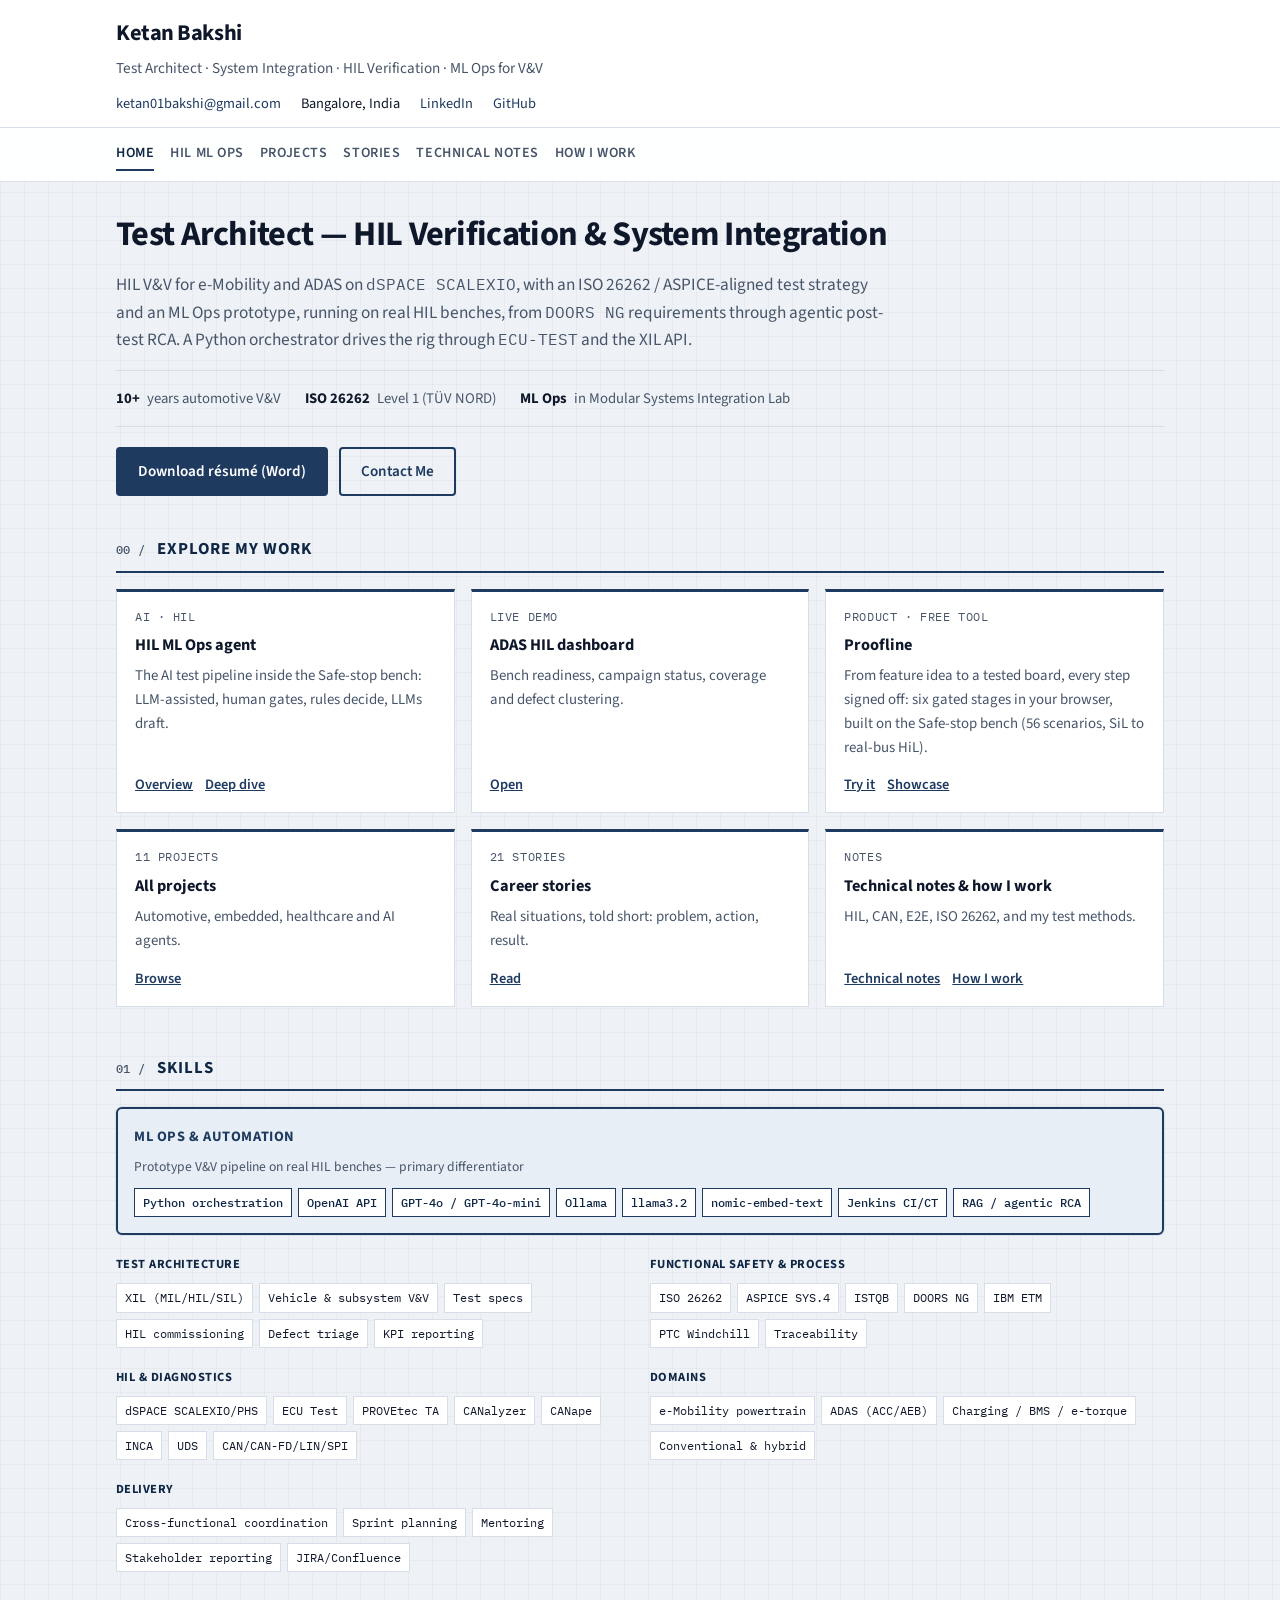
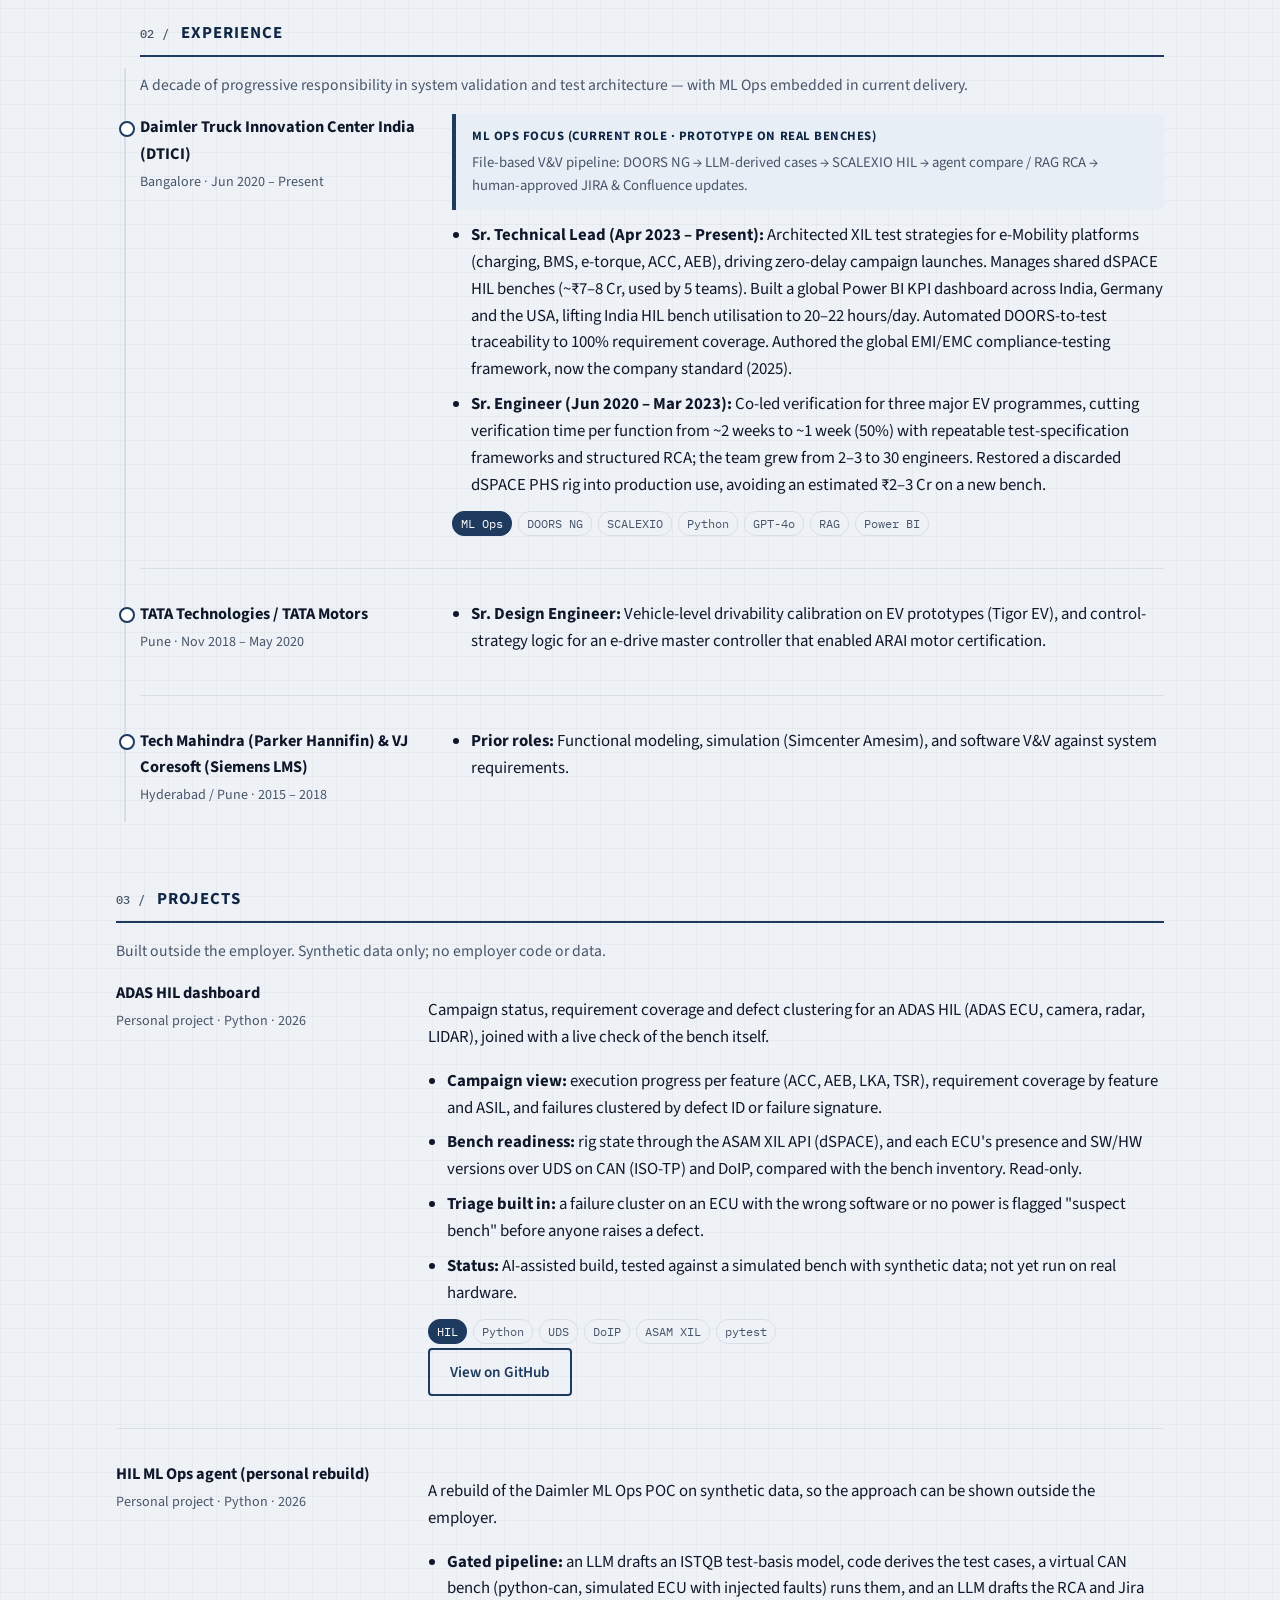
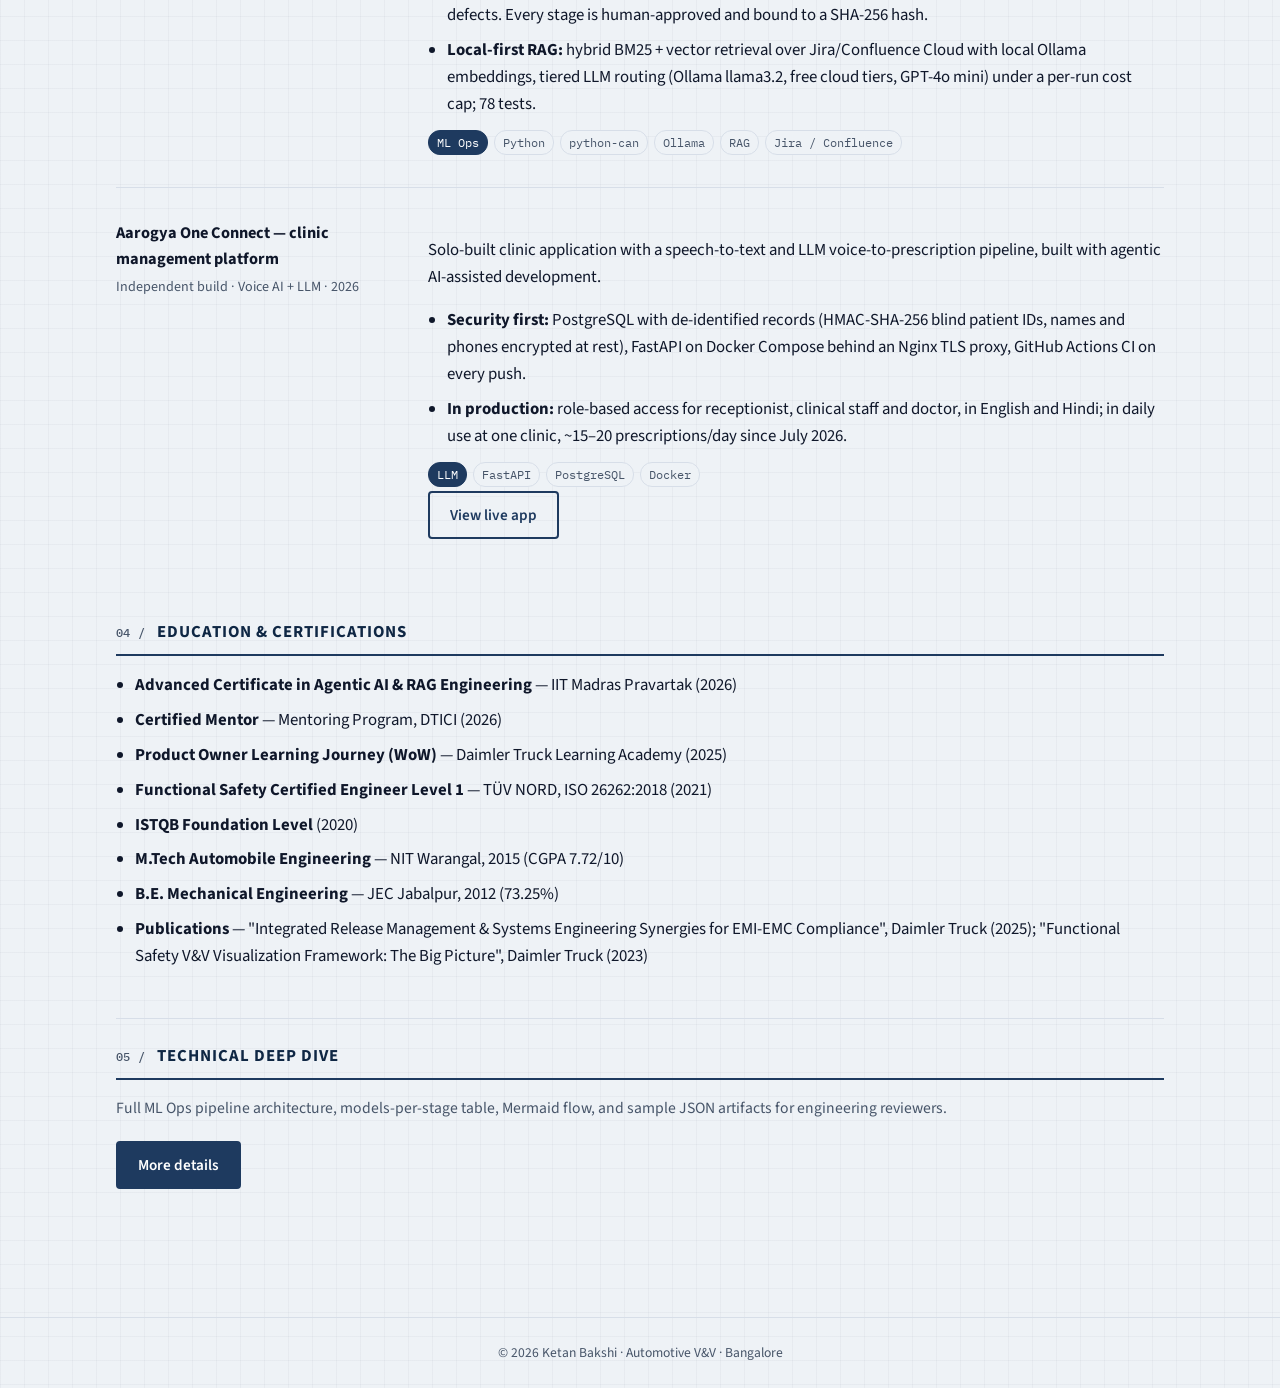
<file: index.html>
<!DOCTYPE html>
<html lang="en"><head><meta charset="utf-8"><meta name="viewport" content="width=device-width, initial-scale=1">
<title>Ketan Bakshi — Test Architect | HIL &amp; ML Ops for V&amp;V</title><meta name="description" content="Ketan Bakshi: Automotive Test Architect — HIL verification, ISO 26262, ML Ops for V&amp;V.">
<link rel="icon" href="favicon.svg" type="image/svg+xml">
<link href="https://fonts.googleapis.com/css2?family=IBM+Plex+Mono:wght@400;500&amp;family=Source+Sans+3:wght@400;600;700&amp;display=swap" rel="stylesheet">
<link rel="stylesheet" href="styles.css"><link rel="stylesheet" href="extra.css"></head>
<body class="page-home"><header class="site"><div class="wrap">
<span class="brand">Ketan Bakshi</span>
<p class="tagline">Test Architect · System Integration · HIL Verification · ML Ops for V&amp;V</p>
<div class="contact-row">
<a href="mailto:ketan01bakshi@gmail.com">ketan01bakshi@gmail.com</a><span>Bangalore, India</span>
<a href="https://linkedin.com/in/ketan-bakshi-b9380950" rel="noopener">LinkedIn</a>
<a href="https://github.com/ketan01bakshi-dev" rel="noopener">GitHub</a>
</div></div></header>
<nav class="page-nav" aria-label="Site"><div class="wrap nav-inner"><a href="index.html" class=is-active aria-current=page>Home</a><a href="mlops.html">HIL ML Ops</a><a href="projects.html">Projects</a><a href="stories.html">Stories</a><a href="knowledge.html">Technical notes</a><a href="approach.html">How I work</a></div></nav>
<main class="wrap">
    <section class="hero">
      <h1>Test Architect — HIL Verification &amp; System Integration</h1>
      <p class="lede">
        HIL V&amp;V for e-Mobility and ADAS on <span class="mono">dSPACE SCALEXIO</span>, with an
        ISO 26262 / ASPICE-aligned test strategy and an ML Ops prototype, running on real HIL benches, from
        <span class="mono">DOORS NG</span> requirements through agentic post-test RCA.
        A Python orchestrator drives the rig through <span class="mono">ECU-TEST</span> and the XIL API.
      </p>
      <ul class="metrics" aria-label="Highlights">
        <li><strong>10+</strong> years automotive V&amp;V</li>
        <li><strong>ISO 26262</strong> Level 1 (TÜV NORD)</li>
        <li><strong>ML Ops</strong> in Modular Systems Integration Lab</li>
      </ul>
      <a class="btn" href="assets/resume.docx" download="Ketan_Bakshi_Resume.docx">Download résumé (Word)</a>
      <a class="btn btn-secondary" href="mailto:ketan01bakshi@gmail.com">Contact Me</a>
    </section><section id="work"><h2><span class="sec-num">00 /</span> <span class="sec-title">Explore my work</span></h2><div class="cards">
<div class="card"><div class="kicker">AI · HIL</div><h3>HIL ML Ops agent</h3><p>The AI test pipeline inside the Safe-stop bench: LLM-assisted, human gates, rules decide, LLMs draft.</p><div class="links"><a href="mlops.html">Overview</a><a href="details.html">Deep dive</a></div></div>
<div class="card"><div class="kicker">Live demo</div><h3>ADAS HIL dashboard</h3><p>Bench readiness, campaign status, coverage and defect clustering.</p><div class="links"><a href="demos/adas-hil-dashboard.html">Open</a></div></div>
<div class="card"><div class="kicker">Product · free tool</div><h3>Proofline</h3><p>From feature idea to a tested board, every step signed off: six gated stages in your browser, built on the Safe-stop bench (56 scenarios, SiL to real-bus HiL).</p><div class="links"><a href="safe-stop-bench/tool/">Try it</a><a href="safe-stop-bench/">Showcase</a></div></div>
<div class="card"><div class="kicker">11 projects</div><h3>All projects</h3><p>Automotive, embedded, healthcare and AI agents.</p><div class="links"><a href="projects.html">Browse</a></div></div>
<div class="card"><div class="kicker">21 stories</div><h3>Career stories</h3><p>Real situations, told short: problem, action, result.</p><div class="links"><a href="stories.html">Read</a></div></div>
<div class="card"><div class="kicker">Notes</div><h3>Technical notes &amp; how I work</h3><p>HIL, CAN, E2E, ISO 26262, and my test methods.</p><div class="links"><a href="knowledge.html">Technical notes</a><a href="approach.html">How I work</a></div></div>
</div></section>

    <section id="skills">
      <h2><span class="sec-num">01 /</span> <span class="sec-title">Skills</span></h2>
      <div class="skills-grid skills-grid-home">
        <div class="skill-group skill-group-featured">
          <strong>ML Ops &amp; automation</strong>
          <p class="skill-featured-note">Prototype V&amp;V pipeline on real HIL benches — primary differentiator</p>
          <ul class="skill-tags">
            <li>Python orchestration</li>
            <li>OpenAI API</li>
            <li>GPT-4o / GPT-4o-mini</li>
            <li>Ollama</li>
            <li>llama3.2</li>
            <li>nomic-embed-text</li>
            <li>Jenkins CI/CT</li>
            <li>RAG / agentic RCA</li>
          </ul>
        </div>
        <div class="skill-group">
          <strong>Test architecture</strong>
          <ul class="skill-tags">
            <li>XIL (MIL/HIL/SIL)</li>
            <li>Vehicle &amp; subsystem V&amp;V</li>
            <li>Test specs</li>
            <li>HIL commissioning</li>
            <li>Defect triage</li>
            <li>KPI reporting</li>
          </ul>
        </div>
        <div class="skill-group">
          <strong>Functional safety &amp; process</strong>
          <ul class="skill-tags">
            <li>ISO 26262</li>
            <li>ASPICE SYS.4</li>
            <li>ISTQB</li>
            <li>DOORS NG</li>
            <li>IBM ETM</li>
            <li>PTC Windchill</li>
            <li>Traceability</li>
          </ul>
        </div>
        <div class="skill-group">
          <strong>HIL &amp; diagnostics</strong>
          <ul class="skill-tags">
            <li>dSPACE SCALEXIO/PHS</li>
            <li>ECU Test</li>
            <li>PROVEtec TA</li>
            <li>CANalyzer</li>
            <li>CANape</li>
            <li>INCA</li>
            <li>UDS</li>
            <li>CAN/CAN-FD/LIN/SPI</li>
          </ul>
        </div>
        <div class="skill-group">
          <strong>Domains</strong>
          <ul class="skill-tags">
            <li>e-Mobility powertrain</li>
            <li>ADAS (ACC/AEB)</li>
            <li>Charging / BMS / e-torque</li>
            <li>Conventional &amp; hybrid</li>
          </ul>
        </div>
        <div class="skill-group">
          <strong>Delivery</strong>
          <ul class="skill-tags">
            <li>Cross-functional coordination</li>
            <li>Sprint planning</li>
            <li>Mentoring</li>
            <li>Stakeholder reporting</li>
            <li>JIRA/Confluence</li>
          </ul>
        </div>
      </div>
    </section>

    <section id="experience">
      <h2><span class="sec-num">02 /</span> <span class="sec-title">Experience</span></h2>
      <p class="section-lead">A decade of progressive responsibility in system validation and test architecture — with ML Ops embedded in current delivery.</p>

      <article class="timeline-item">
        <div class="timeline-head">
          <h3>Daimler Truck Innovation Center India (DTICI)</h3>
          <p class="timeline-meta">Bangalore · Jun 2020 – Present</p>
        </div>
        <div class="timeline-body">
          <div class="mlops-callout">
            <strong>ML Ops focus (current role · prototype on real benches)</strong>
            File-based V&amp;V pipeline: DOORS NG → LLM-derived cases → SCALEXIO HIL → agent compare / RAG RCA → human-approved JIRA &amp; Confluence updates.
          </div>
          <ul class="compact">
            <li><strong>Sr. Technical Lead (Apr 2023 – Present):</strong> Architected XIL test strategies for e-Mobility platforms (charging, BMS, e-torque, ACC, AEB), driving zero-delay campaign launches. Manages shared dSPACE HIL benches (~₹7–8 Cr, used by 5 teams). Built a global Power BI KPI dashboard across India, Germany and the USA, lifting India HIL bench utilisation to 20–22 hours/day. Automated DOORS-to-test traceability to 100% requirement coverage. Authored the global EMI/EMC compliance-testing framework, now the company standard (2025).</li>
            <li><strong>Sr. Engineer (Jun 2020 – Mar 2023):</strong> Co-led verification for three major EV programmes, cutting verification time per function from ~2 weeks to ~1 week (50%) with repeatable test-specification frameworks and structured RCA; the team grew from 2–3 to 30 engineers. Restored a discarded dSPACE PHS rig into production use, avoiding an estimated ₹2–3 Cr on a new bench.</li>
          </ul>
          <div class="exp-badges">
            <span class="badge badge-accent">ML Ops</span>
            <span class="badge">DOORS NG</span>
            <span class="badge">SCALEXIO</span>
            <span class="badge">Python</span>
            <span class="badge">GPT-4o</span>
            <span class="badge">RAG</span>
            <span class="badge">Power BI</span>
          </div>
        </div>
      </article>

      <article class="timeline-item">
        <div class="timeline-head">
          <h3>TATA Technologies / TATA Motors</h3>
          <p class="timeline-meta">Pune · Nov 2018 – May 2020</p>
        </div>
        <div class="timeline-body">
          <ul class="compact">
            <li><strong>Sr. Design Engineer:</strong> Vehicle-level drivability calibration on EV prototypes (Tigor EV), and control-strategy logic for an e-drive master controller that enabled ARAI motor certification.</li>
          </ul>
        </div>
      </article>

      <article class="timeline-item">
        <div class="timeline-head">
          <h3>Tech Mahindra (Parker Hannifin) &amp; VJ Coresoft (Siemens LMS)</h3>
          <p class="timeline-meta">Hyderabad / Pune · 2015 – 2018</p>
        </div>
        <div class="timeline-body">
          <ul class="compact">
            <li><strong>Prior roles:</strong> Functional modeling, simulation (Simcenter Amesim), and software V&amp;V against system requirements.</li>
          </ul>
        </div>
      </article>
    </section>

    <section id="projects">
      <h2><span class="sec-num">03 /</span> <span class="sec-title">Projects</span></h2>
      <p class="section-lead">Built outside the employer. Synthetic data only; no employer code or data.</p>

      <article class="timeline-item">
        <div class="timeline-head">
          <h3>ADAS HIL dashboard</h3>
          <p class="timeline-meta">Personal project · Python · 2026</p>
        </div>
        <div class="timeline-body">
          <p>Campaign status, requirement coverage and defect clustering for an ADAS HIL (ADAS ECU, camera, radar, LIDAR), joined with a live check of the bench itself.</p>
          <ul class="compact">
            <li><strong>Campaign view:</strong> execution progress per feature (ACC, AEB, LKA, TSR), requirement coverage by feature and ASIL, and failures clustered by defect ID or failure signature.</li>
            <li><strong>Bench readiness:</strong> rig state through the ASAM XIL API (dSPACE), and each ECU's presence and SW/HW versions over UDS on CAN (ISO-TP) and DoIP, compared with the bench inventory. Read-only.</li>
            <li><strong>Triage built in:</strong> a failure cluster on an ECU with the wrong software or no power is flagged "suspect bench" before anyone raises a defect.</li>
            <li><strong>Status:</strong> AI-assisted build, tested against a simulated bench with synthetic data; not yet run on real hardware.</li>
          </ul>
          <div class="exp-badges">
            <span class="badge badge-accent">HIL</span>
            <span class="badge">Python</span>
            <span class="badge">UDS</span>
            <span class="badge">DoIP</span>
            <span class="badge">ASAM XIL</span>
            <span class="badge">pytest</span>
          </div>
          <a class="btn btn-secondary" href="https://github.com/ketan01bakshi-dev/adas-hil-status" rel="noopener">View on GitHub</a>
        </div>
      </article>

      <article class="timeline-item">
        <div class="timeline-head">
          <h3>HIL ML Ops agent (personal rebuild)</h3>
          <p class="timeline-meta">Personal project · Python · 2026</p>
        </div>
        <div class="timeline-body">
          <p>A rebuild of the Daimler ML Ops POC on synthetic data, so the approach can be shown outside the employer.</p>
          <ul class="compact">
            <li><strong>Gated pipeline:</strong> an LLM drafts an ISTQB test-basis model, code derives the test cases, a virtual CAN bench (python-can, simulated ECU with injected faults) runs them, and an LLM drafts the RCA and Jira defects. Every stage is human-approved and bound to a SHA-256 hash.</li>
            <li><strong>Local-first RAG:</strong> hybrid BM25 + vector retrieval over Jira/Confluence Cloud with local Ollama embeddings, tiered LLM routing (Ollama llama3.2, free cloud tiers, GPT-4o mini) under a per-run cost cap; 78 tests.</li>
          </ul>
          <div class="exp-badges">
            <span class="badge badge-accent">ML Ops</span>
            <span class="badge">Python</span>
            <span class="badge">python-can</span>
            <span class="badge">Ollama</span>
            <span class="badge">RAG</span>
            <span class="badge">Jira / Confluence</span>
          </div>
        </div>
      </article>

      <article class="timeline-item">
        <div class="timeline-head">
          <h3>Aarogya One Connect — clinic management platform</h3>
          <p class="timeline-meta">Independent build · Voice AI + LLM · 2026</p>
        </div>
        <div class="timeline-body">
          <p>Solo-built clinic application with a speech-to-text and LLM voice-to-prescription pipeline, built with agentic AI-assisted development.</p>
          <ul class="compact">
            <li><strong>Security first:</strong> PostgreSQL with de-identified records (HMAC-SHA-256 blind patient IDs, names and phones encrypted at rest), FastAPI on Docker Compose behind an Nginx TLS proxy, GitHub Actions CI on every push.</li>
            <li><strong>In production:</strong> role-based access for receptionist, clinical staff and doctor, in English and Hindi; in daily use at one clinic, ~15–20 prescriptions/day since July 2026.</li>
          </ul>
          <div class="exp-badges">
            <span class="badge badge-accent">LLM</span>
            <span class="badge">FastAPI</span>
            <span class="badge">PostgreSQL</span>
            <span class="badge">Docker</span>
          </div>
          <a class="btn btn-secondary" href="https://app.aarogyaoneconnect.in/today" rel="noopener">View live app</a>
        </div>
      </article>
    </section>

    <section id="credentials">
      <h2><span class="sec-num">04 /</span> <span class="sec-title">Education &amp; certifications</span></h2>
      <ul class="compact">
        <li><strong>Advanced Certificate in Agentic AI &amp; RAG Engineering</strong> — IIT Madras Pravartak (2026)</li>
        <li><strong>Certified Mentor</strong> — Mentoring Program, DTICI (2026)</li>
        <li><strong>Product Owner Learning Journey (WoW)</strong> — Daimler Truck Learning Academy (2025)</li>
        <li><strong>Functional Safety Certified Engineer Level 1</strong> — TÜV NORD, ISO 26262:2018 (2021)</li>
        <li><strong>ISTQB Foundation Level</strong> (2020)</li>
        <li><strong>M.Tech Automobile Engineering</strong> — NIT Warangal, 2015 (CGPA 7.72/10)</li>
        <li><strong>B.E. Mechanical Engineering</strong> — JEC Jabalpur, 2012 (73.25%)</li>
        <li><strong>Publications</strong> — "Integrated Release Management &amp; Systems Engineering Synergies for EMI-EMC Compliance", Daimler Truck (2025); "Functional Safety V&amp;V Visualization Framework: The Big Picture", Daimler Truck (2023)</li>
      </ul>
    </section>

    <section id="details" class="details-cta">
      <h2><span class="sec-num">05 /</span> <span class="sec-title">Technical deep dive</span></h2>
      <p class="section-lead">
        Full ML Ops pipeline architecture, models-per-stage table, Mermaid flow, and sample JSON artifacts for engineering reviewers.
      </p>
      <a class="btn" href="details.html">More details</a>
    </section>
  </main>
<footer class="site"><div class="wrap">&copy; 2026 Ketan Bakshi · Automotive V&amp;V · Bangalore</div></footer>
</body></html>
</file>
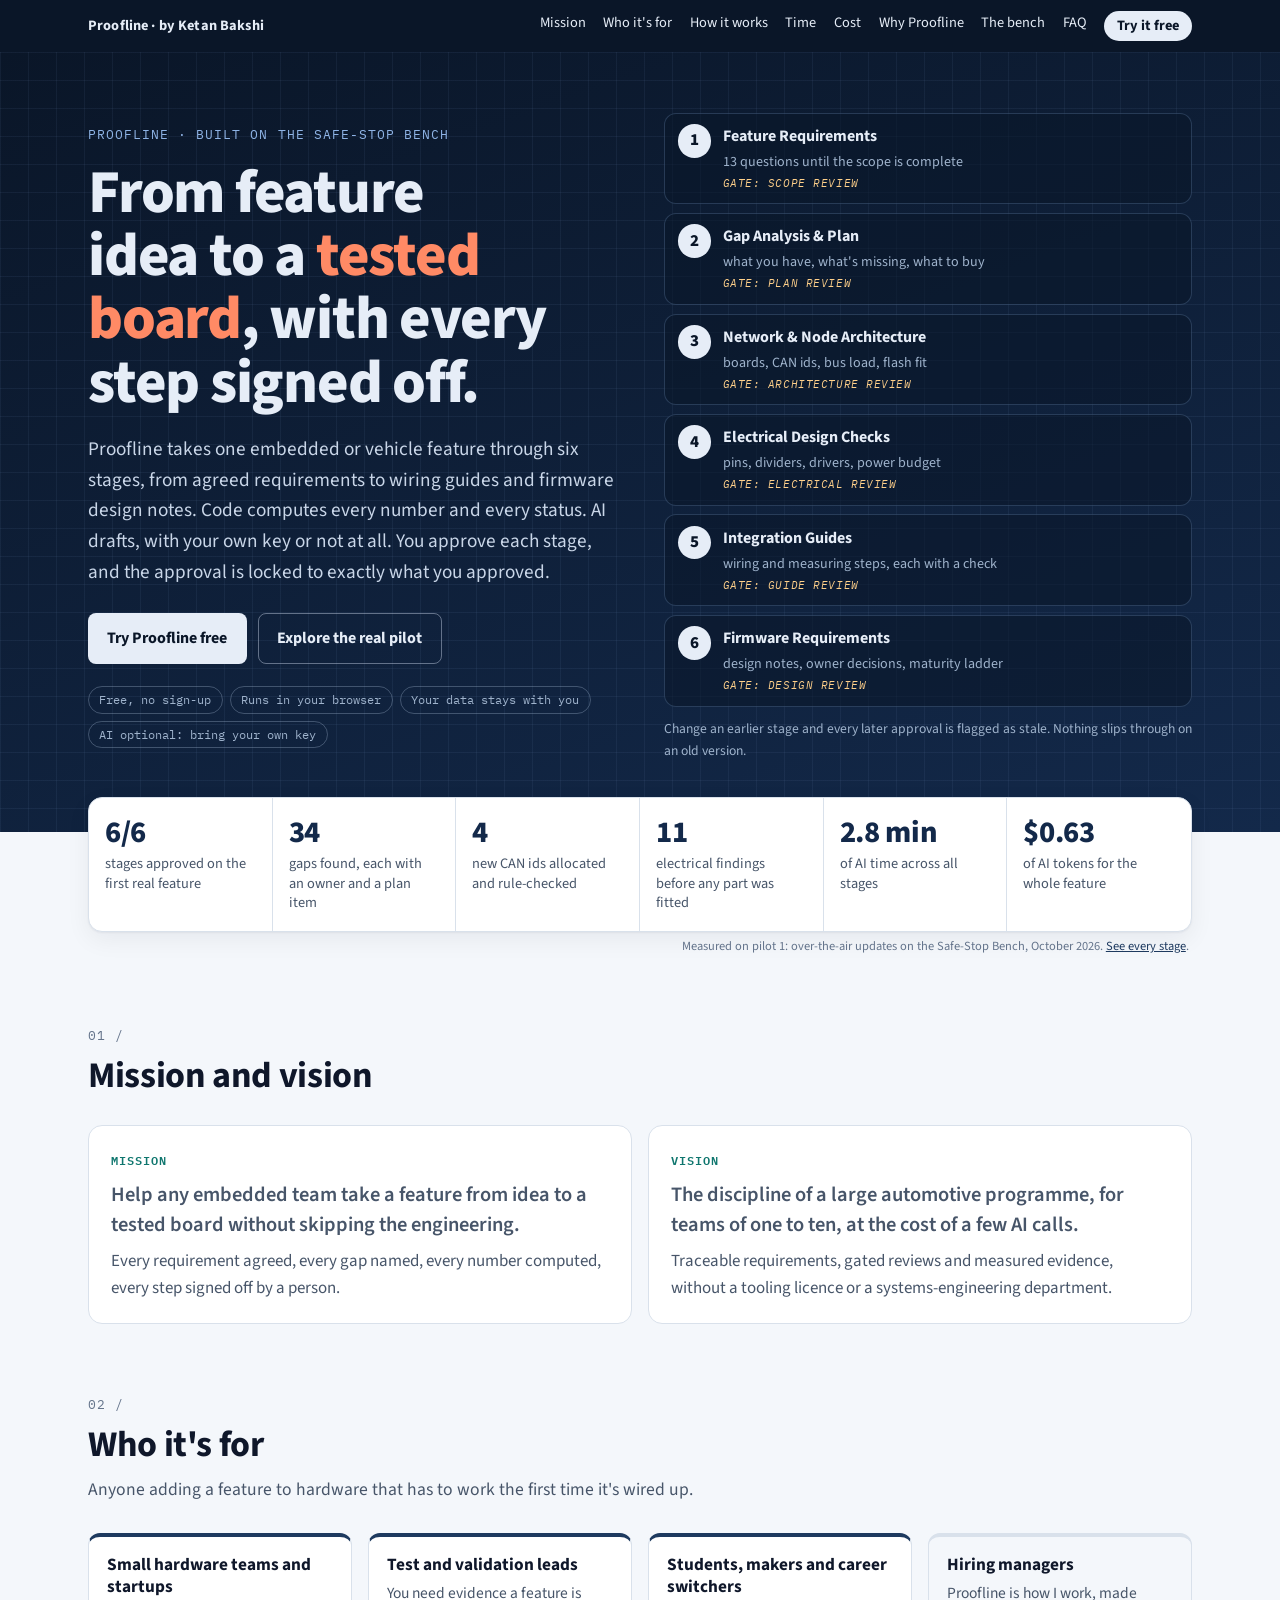
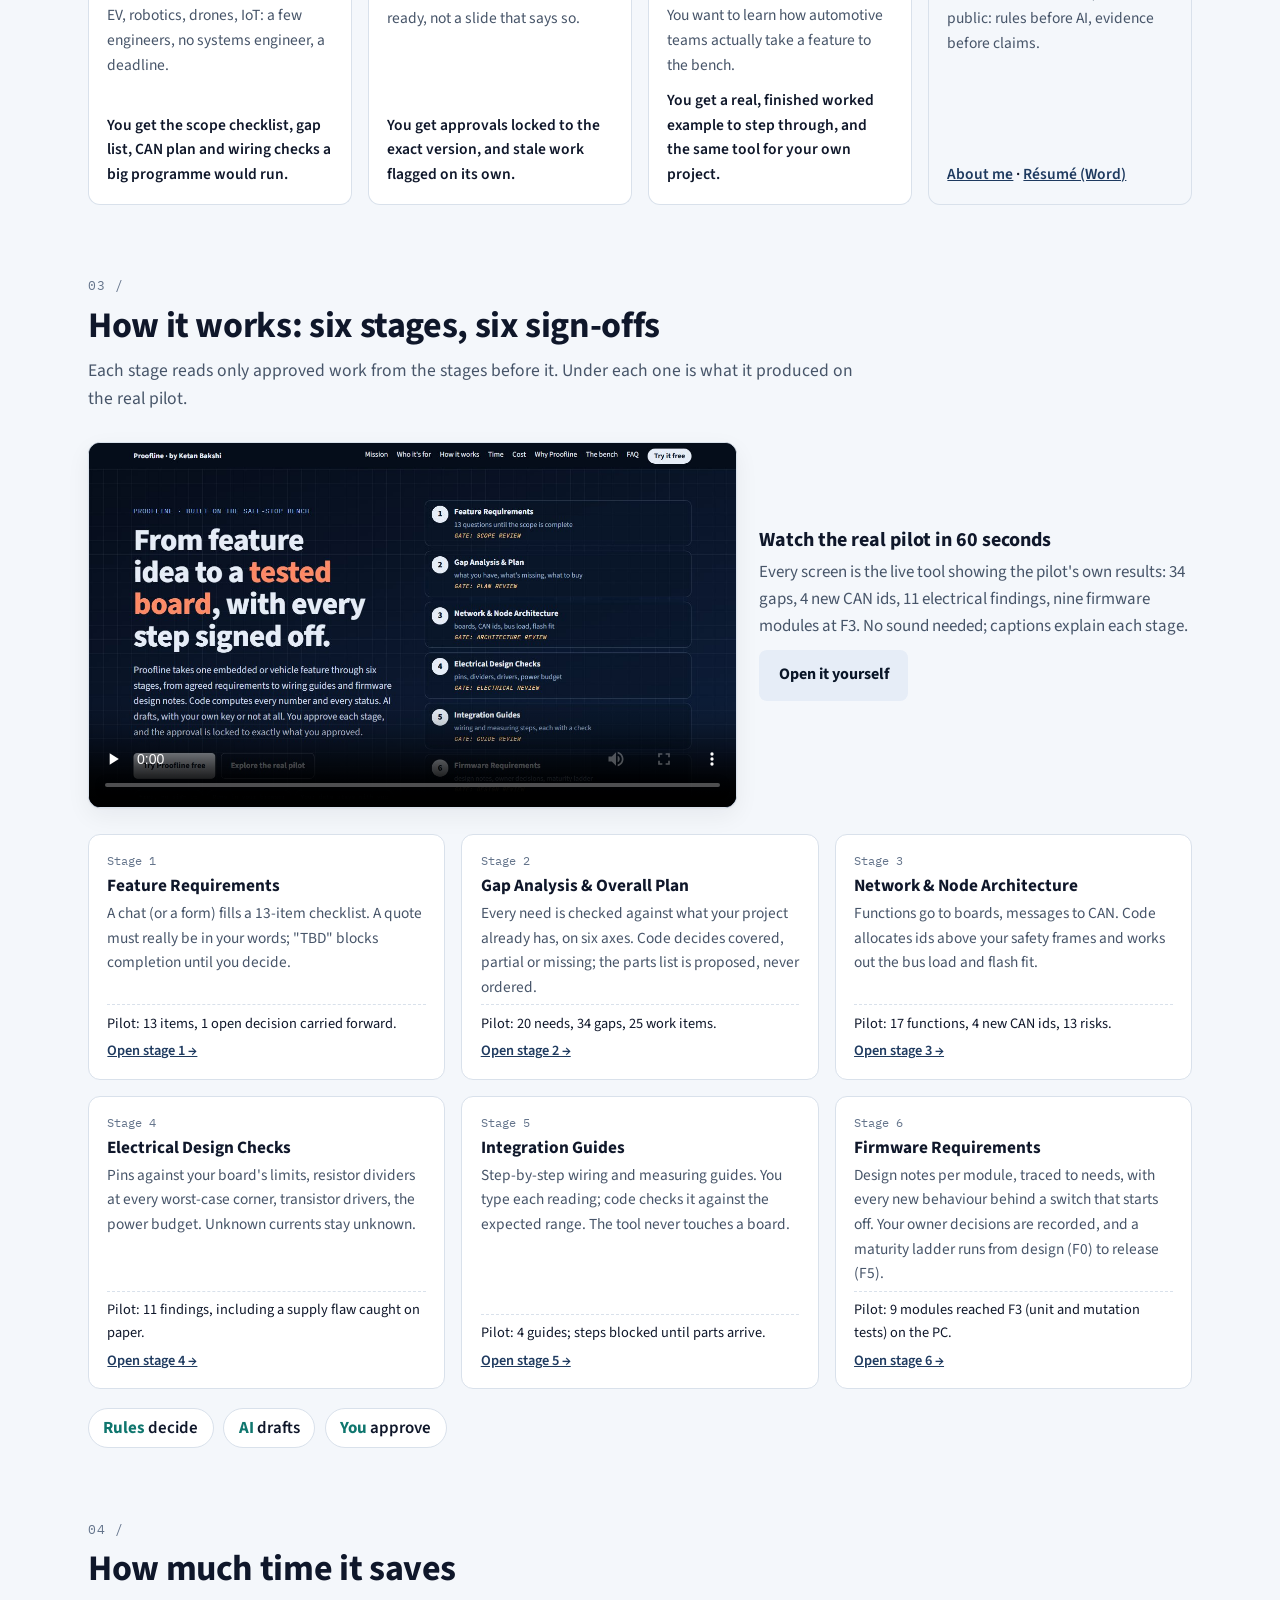
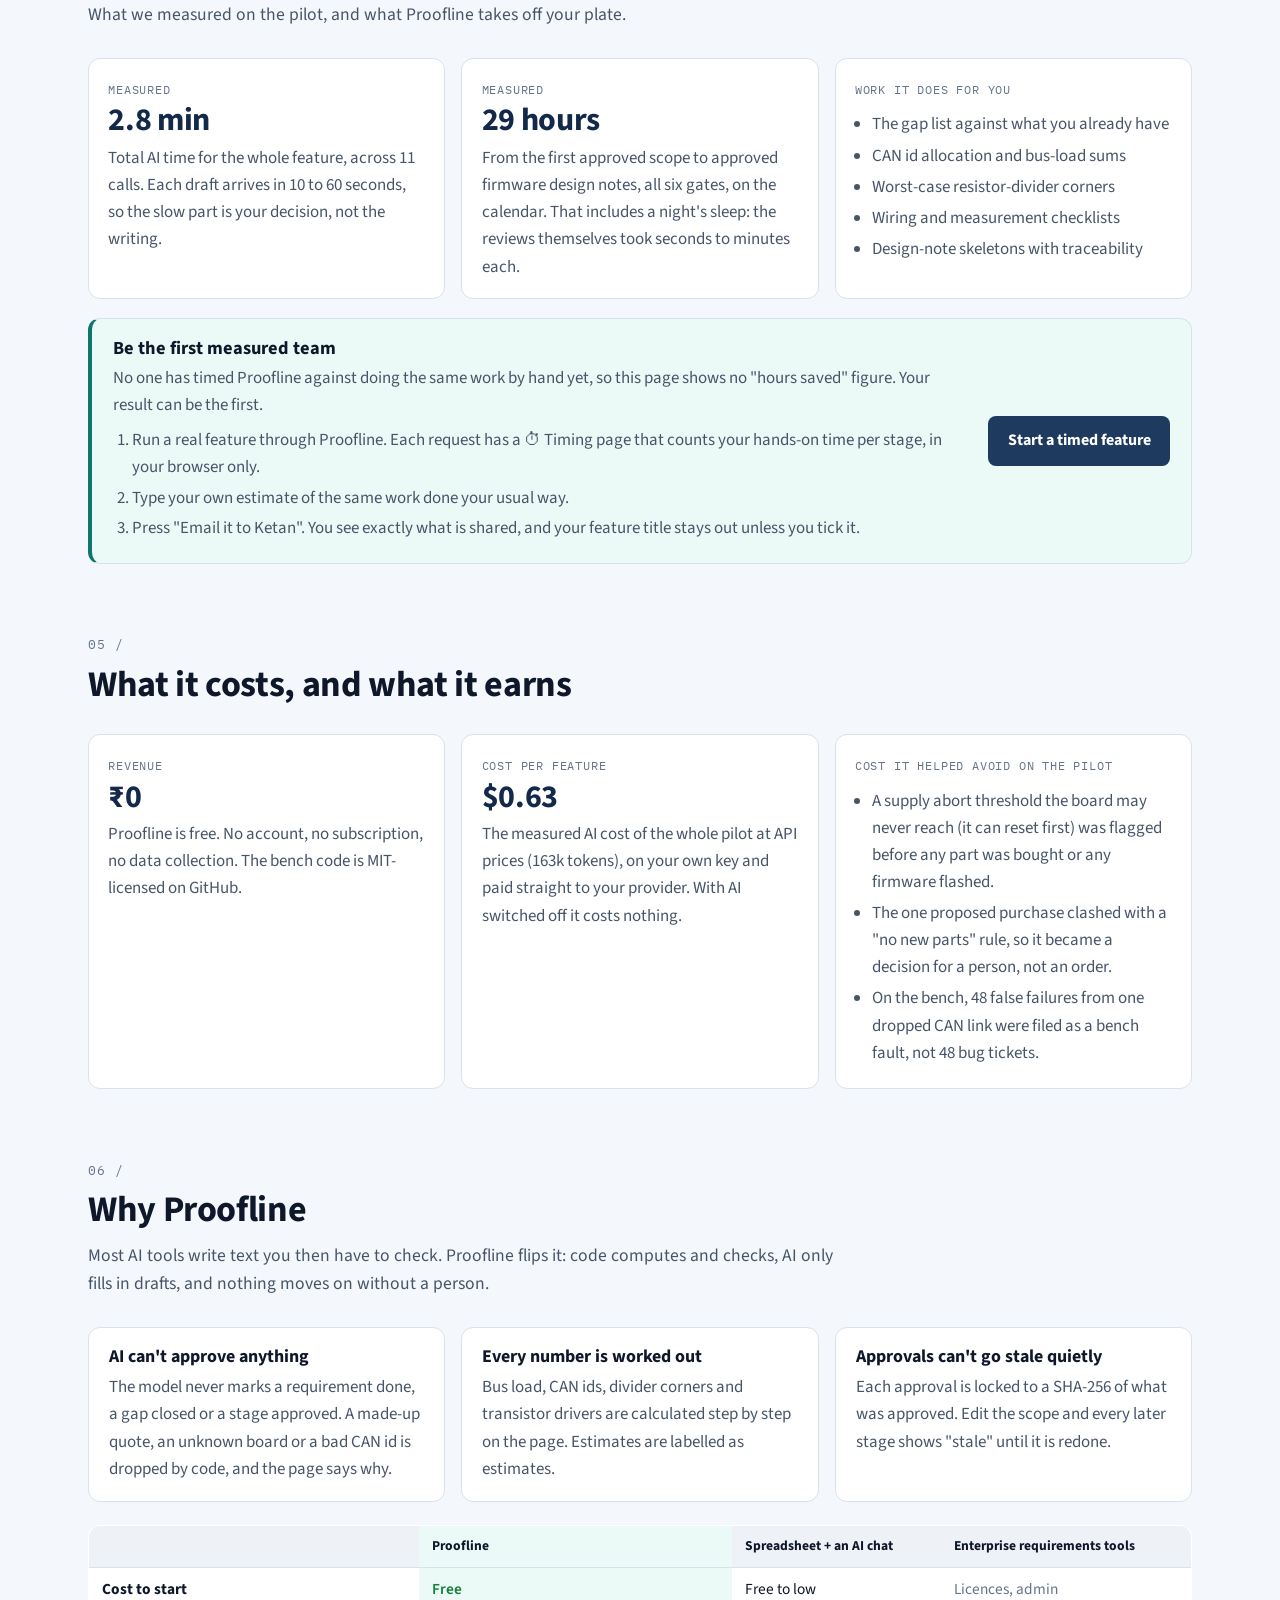
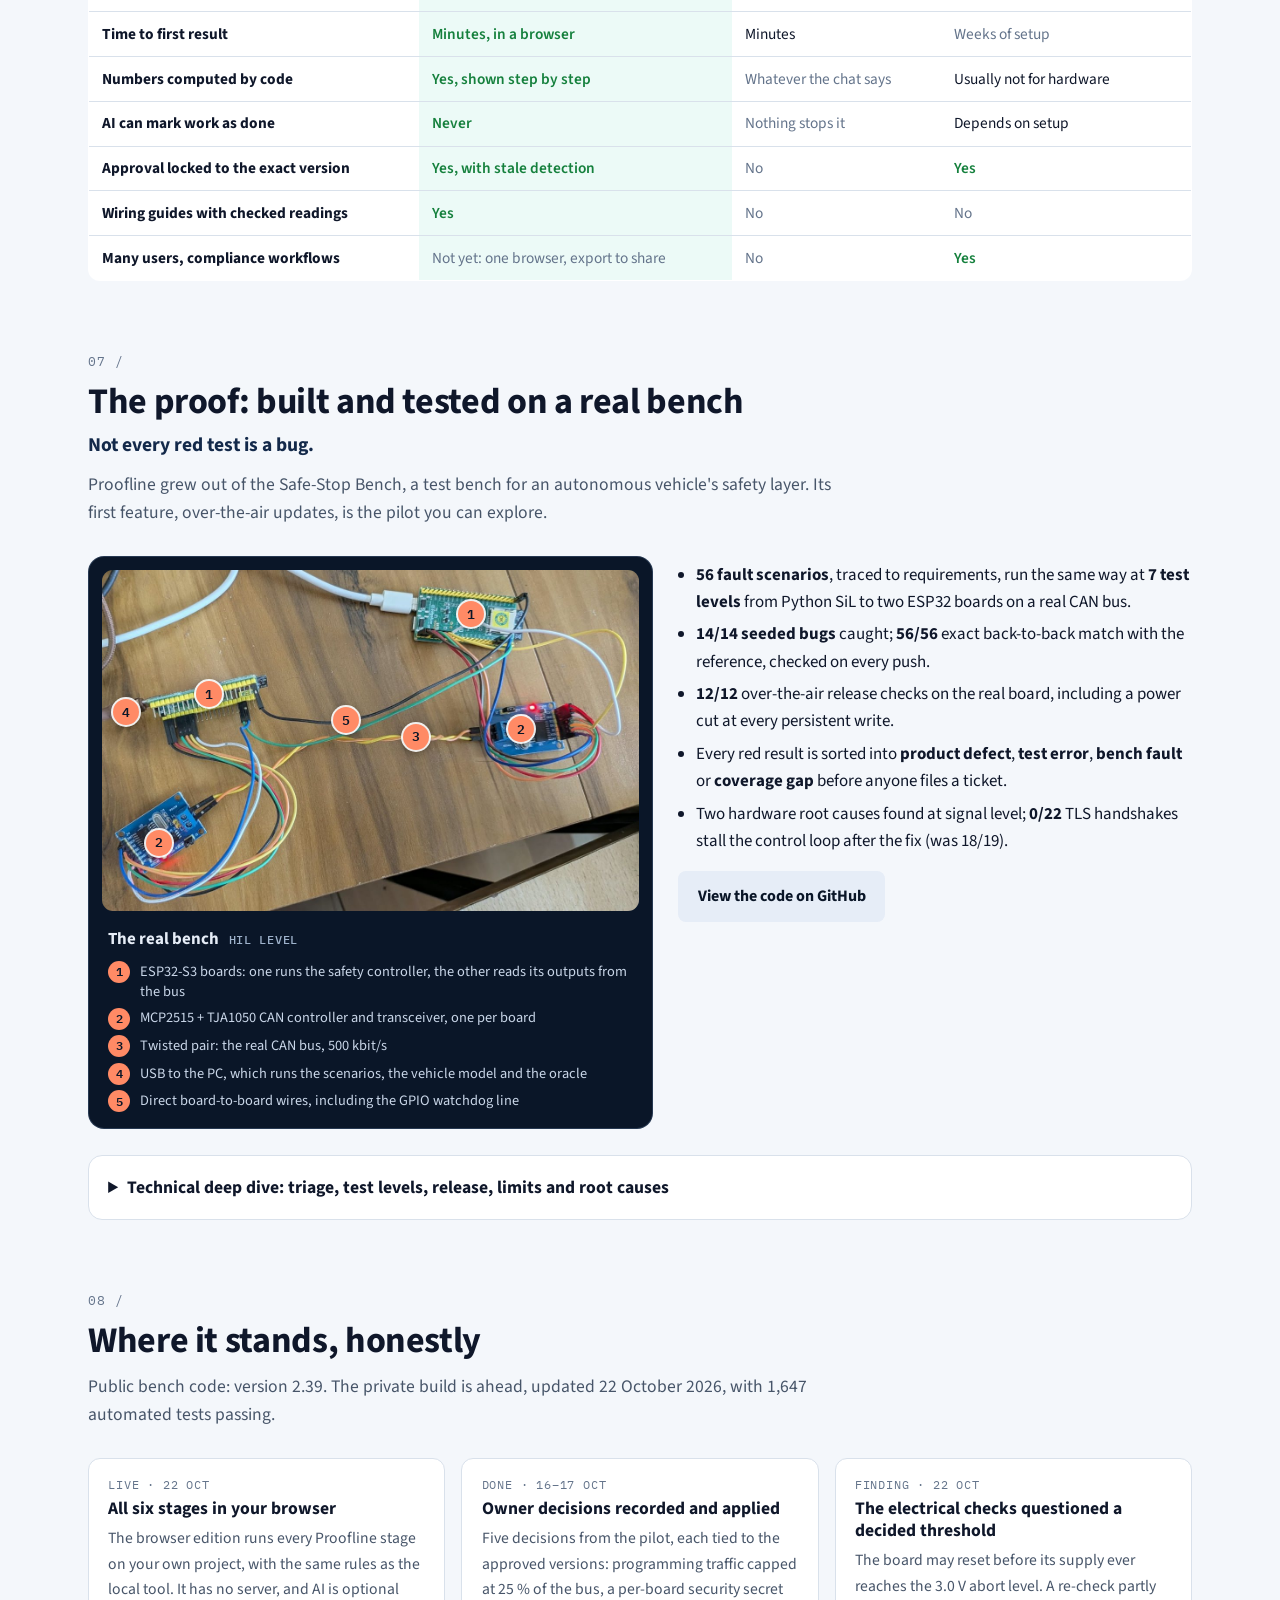
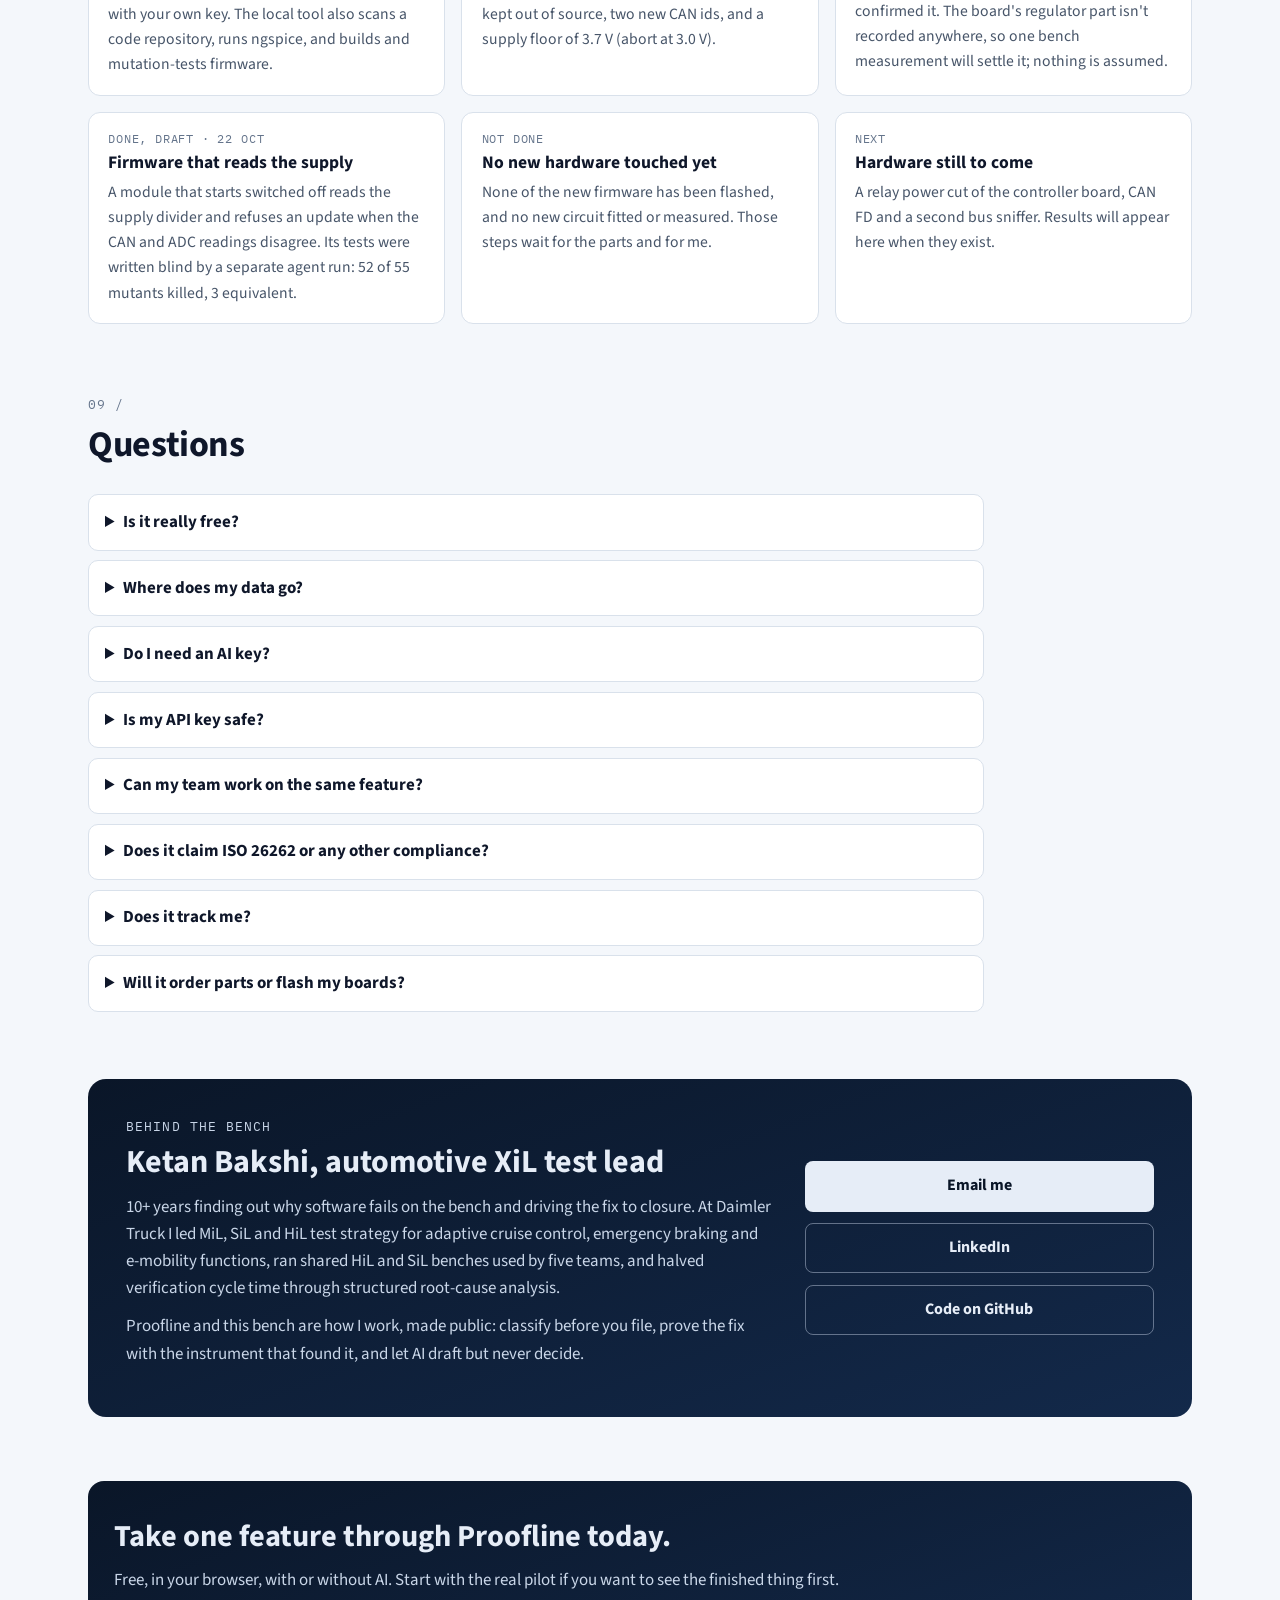
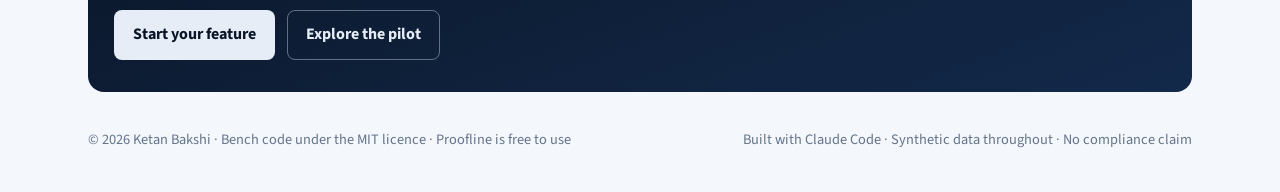
<file: safe-stop-bench/index.html>
<!DOCTYPE html>
<html lang="en">
<head>
<meta charset="utf-8">
<meta name="viewport" content="width=device-width, initial-scale=1">
<title>Proofline · from feature idea to a tested board</title>
<meta name="description" content="Proofline takes one embedded or vehicle feature from idea to a tested board in six stages: requirements, gap analysis, architecture, electrical checks, integration guides and firmware design. Code computes, AI drafts with your own key, you approve every step. Free, in your browser.">
<meta property="og:title" content="Proofline: from feature idea to a tested board, every step signed off">
<meta property="og:description" content="Six gated stages for embedded and vehicle features. A real pilot: 34 gaps found, 4 CAN ids checked, 11 electrical findings, 2.8 minutes of AI time, $0.63. Free in your browser, bring your own AI key.">
<meta property="og:type" content="website">
<meta property="og:url" content="https://ketan01bakshi-dev.github.io/safe-stop-bench/">
<meta property="og:image" content="https://ketan01bakshi-dev.github.io/safe-stop-bench/og-card.png">
<meta property="og:image:width" content="1200">
<meta property="og:image:height" content="630">
<meta property="og:image:alt" content="Proofline: from feature idea to a tested board, six stages each approved by a person.">
<meta name="twitter:card" content="summary_large_image">
<meta name="twitter:image" content="https://ketan01bakshi-dev.github.io/safe-stop-bench/og-card.png">
<link rel="icon" href="../favicon.svg" type="image/svg+xml">
<link rel="preconnect" href="https://fonts.googleapis.com">
<link href="https://fonts.googleapis.com/css2?family=IBM+Plex+Mono:wght@400;500;600&family=Source+Sans+3:wght@400;600;700;800&display=swap" rel="stylesheet">
<style>
:root {
  --bg: #f4f7fb;
  --card: #ffffff;
  --ink: #0f172a;
  --muted: #475569;
  --faint: #64748b;
  --line: #d9e1eb;
  --navy: #1e3a5f;
  --navy-ink: #13294a;
  --hero-a: #0a1628;
  --hero-b: #13294a;
  --hero-ink: #e6edf7;
  --hero-muted: #9fb3cc;
  --pass: #15803d;
  --product: #c2410c;
  --bench: #b45309;
  --test: #6d28d9;
  --gap: #0f766e;
  --tint-product: #fff4ed;
  --tint-bench: #fff8eb;
  --tint-test: #f5f1ff;
  --tint-gap: #ecfaf7;
  --code-bg: #eef2f7;
  --shadow: 0 1px 2px rgba(15, 23, 42, .05), 0 8px 24px rgba(15, 23, 42, .06);
  --mono: "IBM Plex Mono", ui-monospace, "Cascadia Code", Consolas, monospace;
  --sans: "Source Sans 3", "Segoe UI", system-ui, sans-serif;
  --max: 72rem;
}
@media (prefers-color-scheme: dark) {
  :root:not([data-theme="light"]) {
    --bg: #0b1220; --card: #111a2c; --ink: #e5ebf4; --muted: #a7b4c6; --faint: #8392a8; --line: #24324a;
    --navy: #8fb4e6; --navy-ink: #c8dbf5; --hero-a: #060d1a; --hero-b: #0f2140;
    --pass: #4ade80; --product: #fb923c; --bench: #fbbf24; --test: #a78bfa; --gap: #2dd4bf;
    --tint-product: #2a1709; --tint-bench: #2a1f08; --tint-test: #1c1530; --tint-gap: #0a2724;
    --code-bg: #18233a; --shadow: 0 1px 2px rgba(0, 0, 0, .3), 0 8px 24px rgba(0, 0, 0, .25);
  }
}
:root[data-theme="dark"] {
  --bg: #0b1220; --card: #111a2c; --ink: #e5ebf4; --muted: #a7b4c6; --faint: #8392a8; --line: #24324a;
  --navy: #8fb4e6; --navy-ink: #c8dbf5; --hero-a: #060d1a; --hero-b: #0f2140;
  --pass: #4ade80; --product: #fb923c; --bench: #fbbf24; --test: #a78bfa; --gap: #2dd4bf;
  --tint-product: #2a1709; --tint-bench: #2a1f08; --tint-test: #1c1530; --tint-gap: #0a2724;
  --code-bg: #18233a; --shadow: 0 1px 2px rgba(0, 0, 0, .3), 0 8px 24px rgba(0, 0, 0, .25);
}
* { box-sizing: border-box; }
html { scroll-behavior: smooth; }
body { margin: 0; background: var(--bg); color: var(--ink); font-family: var(--sans); font-size: 1.06rem; line-height: 1.6; }
a { color: var(--navy); }
a:hover { color: var(--navy-ink); }
:focus-visible { outline: 2px solid var(--navy); outline-offset: 3px; }
figure { margin: 0; }
code, .mono { font-family: var(--mono); font-size: .88em; }
code { background: var(--code-bg); padding: .08em .35em; border-radius: 4px; }
.wrap { max-width: var(--max); margin: 0 auto; padding: 0 1.5rem; }
@media (max-width: 600px) { .wrap { padding: 0 1rem; } }

/* top bar: in-page links only */
.topbar { background: var(--hero-a); color: var(--hero-muted); font-size: .9rem; }
.topbar .wrap { display: flex; justify-content: space-between; align-items: center; gap: .6rem 1.4rem; padding-top: .7rem; padding-bottom: .7rem; flex-wrap: wrap; }
.topbar .brand { color: var(--hero-ink); font-weight: 700; letter-spacing: .01em; }
.topbar nav { display: flex; gap: .4rem 1.1rem; flex-wrap: wrap; }
.topbar nav a { color: var(--hero-ink); text-decoration: none; }
.topbar nav a:hover { text-decoration: underline; color: #fff; }

/* hero */
.hero { position: relative; overflow: hidden; color: var(--hero-ink);
  background:
    linear-gradient(rgba(143, 180, 230, .07) 1px, transparent 1px) 0 0 / 28px 28px,
    linear-gradient(90deg, rgba(143, 180, 230, .07) 1px, transparent 1px) 0 0 / 28px 28px,
    linear-gradient(160deg, var(--hero-a), var(--hero-b)); }
.hero .wrap { display: grid; grid-template-columns: 1fr 1fr; gap: 3rem; align-items: center; padding-top: 3.8rem; padding-bottom: 4.4rem; }
@media (max-width: 900px) { .hero .wrap { grid-template-columns: 1fr; gap: 2rem; padding-top: 2.8rem; padding-bottom: 3.6rem; } }
.kicker { font-family: var(--mono); font-size: .8rem; letter-spacing: .08em; text-transform: uppercase; color: #8fb4e6; margin: 0 0 1rem; }
.hero h1 { font-size: clamp(2.3rem, 5.2vw, 3.8rem); line-height: 1.04; margin: 0 0 1.2rem; font-weight: 800; letter-spacing: -.02em; text-wrap: balance; }
.hero h1 .red { color: #ff8a65; }
.hero .lede { font-size: 1.2rem; color: #c9d6e8; max-width: 38rem; margin: 0 0 1.6rem; }
.btns { display: flex; flex-wrap: wrap; gap: .7rem; margin-bottom: 1.4rem; }
.btn { display: inline-flex; align-items: center; gap: .45rem; padding: .72rem 1.15rem; border-radius: 8px; font-weight: 700; text-decoration: none; font-size: 1rem; border: 1px solid transparent; }
.btn-primary { background: #e6edf7; color: #0a1628; }
.btn-primary:hover { background: #fff; color: #0a1628; }
.btn-ghost { border-color: rgba(201, 214, 232, .45); color: #e6edf7; }
.btn-ghost:hover { border-color: #e6edf7; color: #fff; background: rgba(255, 255, 255, .06); }
.chips { display: flex; flex-wrap: wrap; gap: .45rem; padding: 0; margin: 0; list-style: none; }
.chips li { font-family: var(--mono); font-size: .75rem; color: var(--hero-muted); border: 1px solid rgba(159, 179, 204, .35); border-radius: 999px; padding: .2rem .65rem; }

/* hero photo of the real bench */
.bench-card { background: rgba(10, 22, 40, .55); border: 1px solid rgba(143, 180, 230, .22); border-radius: 16px; padding: .8rem .8rem 1rem; }
.photo { position: relative; border-radius: 11px; overflow: hidden; }
.photo img { display: block; width: 100%; height: auto; }
.pin, .legend b { display: inline-grid; place-items: center; width: 26px; height: 26px; border-radius: 50%; background: #ff8a65; color: #0a1628; font-family: var(--mono); font-size: .8rem; font-weight: 600; line-height: 1; }
.pin { position: absolute; transform: translate(-50%, -50%); box-shadow: 0 0 0 2px rgba(255, 255, 255, .9), 0 2px 8px rgba(0, 0, 0, .45); }
@media (max-width: 600px) { .pin { width: 22px; height: 22px; font-size: .72rem; } }
.bench-card figcaption { padding: .9rem .4rem 0; }
.photo-title { margin: 0 0 .55rem; font-weight: 700; color: var(--hero-ink); }
.photo-title span { font-family: var(--mono); font-size: .74rem; font-weight: 500; letter-spacing: .06em; text-transform: uppercase; color: var(--hero-muted); margin-left: .4rem; }
.legend { list-style: none; margin: 0; padding: 0; display: grid; gap: .4rem; font-size: .9rem; color: #c9d6e8; line-height: 1.4; }
.legend li { display: flex; gap: .6rem; align-items: flex-start; }
.legend b { flex: none; width: 22px; height: 22px; font-size: .72rem; margin-top: -.05rem; }

/* stats */
.stats { margin-top: -2.2rem; position: relative; z-index: 2; }
.stats ul { list-style: none; margin: 0; padding: 0; display: grid; grid-template-columns: repeat(6, 1fr); background: var(--card); border: 1px solid var(--line); border-radius: 14px; box-shadow: var(--shadow); overflow: hidden; }
.stats li { padding: 1.15rem 1rem; border-right: 1px solid var(--line); }
.stats li:last-child { border-right: 0; }
.stats strong { display: block; font-size: 1.9rem; line-height: 1.1; font-weight: 800; color: var(--navy-ink); letter-spacing: -.01em; }
.stats span { display: block; font-size: .9rem; color: var(--muted); margin-top: .3rem; line-height: 1.35; }
@media (max-width: 1000px) { .stats ul { grid-template-columns: repeat(3, 1fr); } .stats li:nth-child(3) { border-right: 0; } .stats li:nth-child(-n+3) { border-bottom: 1px solid var(--line); } }
@media (max-width: 560px) { .stats ul { grid-template-columns: repeat(2, 1fr); } .stats li { border-right: 1px solid var(--line) !important; border-bottom: 1px solid var(--line); } .stats li:nth-child(2n) { border-right: 0 !important; } .stats li:nth-last-child(-n+2) { border-bottom: 0; } .stats strong { font-size: 1.55rem; } }

/* sections */
section.block { padding: 4.2rem 0 0; scroll-margin-top: 1rem; }
.sec-head { max-width: 48rem; margin-bottom: 1.8rem; }
.sec-num { font-family: var(--mono); font-size: .8rem; color: var(--faint); letter-spacing: .08em; }
h2.sec { font-size: clamp(1.6rem, 3.2vw, 2.25rem); line-height: 1.15; margin: .35rem 0 .7rem; letter-spacing: -.01em; text-wrap: balance; }
.sec-head p { color: var(--muted); margin: 0; font-size: 1.1rem; }
.sec-head .sub-h { color: var(--navy-ink); font-weight: 700; font-size: 1.22rem; margin: -.2rem 0 .6rem; text-wrap: balance; }
h3 { line-height: 1.25; }
.hunt h3, .tcard h3 { text-wrap: balance; }

/* 01 problem */
.statement { font-size: clamp(1.18rem, 2.1vw, 1.42rem); line-height: 1.5; font-weight: 600; max-width: 56rem; margin: 0 0 1.8rem; padding: .2rem 0 .2rem 1.2rem; border-left: 4px solid var(--product); }
.statement em { font-style: normal; color: var(--product); }
.why { display: grid; grid-template-columns: repeat(3, 1fr); gap: 1rem; }
@media (max-width: 860px) { .why { grid-template-columns: 1fr; } }
.wcard { background: var(--card); border: 1px solid var(--line); border-radius: 12px; padding: 1.15rem 1.25rem; }
.wcard h3 { margin: 0 0 .35rem; font-size: 1.12rem; }
.wcard p { margin: 0; color: var(--muted); }
.seen { display: flex; gap: 1rem; align-items: center; flex-wrap: wrap; margin: 1rem 0 0; background: var(--tint-bench); border: 1px solid var(--line); border-left: 4px solid var(--bench); border-radius: 12px; padding: .9rem 1.2rem; }
.seen .tag { font-family: var(--mono); font-size: .74rem; font-weight: 600; letter-spacing: .08em; text-transform: uppercase; color: var(--bench); }
.seen p { margin: 0; flex: 1 1 22rem; }
.goals-head { font-size: 1.2rem; margin: 2rem 0 .9rem; }
.goals { list-style: none; counter-reset: goal; margin: 0; padding: 0; display: grid; grid-template-columns: repeat(3, 1fr); gap: 1rem; }
@media (max-width: 860px) { .goals { grid-template-columns: 1fr; } }
.goals li { counter-increment: goal; position: relative; background: var(--card); border: 1px solid var(--line); border-radius: 12px; padding: 1.15rem 1.25rem 1.15rem 3.6rem; color: var(--muted); }
.goals li::before { content: counter(goal); position: absolute; left: 1.15rem; top: 1.1rem; width: 1.75rem; height: 1.75rem; border-radius: 50%; display: grid; place-items: center; background: var(--navy); color: var(--card); font-family: var(--mono); font-weight: 600; font-size: .85rem; }
.goals b { color: var(--ink); }

/* 02 lead's day */
.day-fig .svg-scroll svg { min-width: 900px; }
.needs { display: grid; grid-template-columns: repeat(3, 1fr); gap: 1rem; margin-top: 1.2rem; }
@media (max-width: 960px) { .needs { grid-template-columns: repeat(2, 1fr); } }
@media (max-width: 620px) { .needs { grid-template-columns: 1fr; } }
.ncard { background: var(--card); border: 1px solid var(--line); border-radius: 12px; padding: 1.1rem 1.2rem; display: flex; flex-direction: column; }
.ncard small { font-family: var(--mono); font-size: .72rem; letter-spacing: .07em; text-transform: uppercase; color: var(--faint); }
.ncard h3 { margin: .2rem 0 .4rem; font-size: 1.1rem; }
.ncard p { margin: 0; color: var(--muted); font-size: .98rem; flex: 1; }
.ncard a { margin-top: .7rem; font-size: .92rem; }
.ncard.next { grid-column: 1 / -1; background: transparent; border-style: dashed; }
.try { display: flex; gap: 1rem 2rem; align-items: center; justify-content: space-between; flex-wrap: wrap; background: var(--tint-gap); border: 1px solid var(--line); border-left: 4px solid var(--gap); border-radius: 12px; padding: 1.1rem 1.3rem; }
.try > div { flex: 1 1 32rem; }
.try small { font-family: var(--mono); font-size: .72rem; letter-spacing: .07em; text-transform: uppercase; color: var(--gap); font-weight: 600; }
.try h3 { margin: .2rem 0 .4rem; font-size: 1.2rem; }
.try p { margin: 0; color: var(--muted); }
.try .btn-primary { background: var(--navy); color: var(--card); }
.try .btn-primary:hover { background: var(--navy-ink); color: var(--card); }
.ncard.next small { color: var(--bench); }

/* 03 taxonomy */
.tax { display: grid; grid-template-columns: repeat(2, 1fr); gap: 1rem; }
@media (max-width: 820px) { .tax { grid-template-columns: 1fr; } }
.tcard { background: var(--card); border: 1px solid var(--line); border-top: 4px solid var(--c); border-radius: 12px; padding: 1.3rem 1.35rem 1.2rem; }
.tcard .tag { display: inline-block; font-family: var(--mono); font-size: .76rem; font-weight: 600; letter-spacing: .08em; color: var(--c); background: var(--t); border-radius: 6px; padding: .18rem .55rem; }
.tcard h3 { margin: .65rem 0 .35rem; font-size: 1.25rem; }
.tcard > p { margin: 0 0 .9rem; color: var(--muted); }
.case { border-left: 2px solid var(--line); padding: .1rem 0 .1rem .9rem; margin: .7rem 0 0; }
.case > b { display: block; }
.case p { margin: .15rem 0 0; color: var(--muted); font-size: .97rem; }
.case .num { font-family: var(--mono); font-size: .86rem; color: var(--ink); background: var(--code-bg); border-radius: 4px; padding: .05em .35em; white-space: nowrap; }
.t-product { --c: var(--product); --t: var(--tint-product); }
.t-bench { --c: var(--bench); --t: var(--tint-bench); }
.t-test { --c: var(--test); --t: var(--tint-test); }
.t-gap { --c: var(--gap); --t: var(--tint-gap); }
.callout { margin-top: 1.2rem; background: var(--card); border: 1px solid var(--line); border-radius: 12px; padding: 1rem 1.25rem; color: var(--muted); }
.callout strong { color: var(--ink); }

/* 04 levels: reference run strip */
.ref-run { display: grid; grid-template-columns: 1.25fr 1fr; gap: 1.5rem; align-items: center; background: var(--card); border: 1px solid var(--line); border-radius: 14px; padding: 1.2rem 1.3rem; margin-bottom: 1rem; }
@media (max-width: 860px) { .ref-run { grid-template-columns: 1fr; gap: 1rem; } }
.ref-run h3 { font-family: var(--mono); font-size: .78rem; font-weight: 500; letter-spacing: .06em; text-transform: uppercase; color: var(--faint); margin: 0 0 .7rem; }
.cells { display: grid; grid-template-columns: repeat(28, 1fr); gap: 4px; }
@media (max-width: 700px) { .cells { grid-template-columns: repeat(14, 1fr); } }
.cell { aspect-ratio: 1; border-radius: 3px; background: #22c55e; opacity: .88; }
.cell.known { background: transparent; border: 2px solid var(--bench); opacity: 1; }
.strip-legend { display: flex; gap: 1rem; flex-wrap: wrap; margin-top: .7rem; font-size: .88rem; color: var(--muted); }
.strip-legend span::before { content: ""; display: inline-block; width: .7rem; height: .7rem; border-radius: 2px; margin-right: .4rem; vertical-align: -1px; background: #22c55e; }
.strip-legend span.k::before { background: transparent; border: 2px solid var(--bench); }
.ref-run > p { margin: 0; color: var(--muted); font-size: .98rem; }

/* hunts */
.hunts { display: grid; grid-template-columns: repeat(2, 1fr); gap: 1.2rem; }
@media (max-width: 900px) { .hunts { grid-template-columns: 1fr; } }
.hunt { background: var(--card); border: 1px solid var(--line); border-radius: 14px; padding: 1.5rem 1.5rem 1.3rem; box-shadow: var(--shadow); }
.hunt .meta { font-family: var(--mono); font-size: .76rem; color: var(--faint); letter-spacing: .05em; text-transform: uppercase; }
.hunt h3 { font-size: 1.4rem; margin: .4rem 0 1rem; }
.steps { list-style: none; margin: 0; padding: 0; position: relative; }
.steps::before { content: ""; position: absolute; left: .42rem; top: .4rem; bottom: .4rem; width: 2px; background: var(--line); }
.steps li { position: relative; padding: 0 0 .95rem 1.75rem; }
.steps li::before { content: ""; position: absolute; left: 0; top: .38rem; width: .86rem; height: .86rem; border-radius: 50%; background: var(--card); border: 2px solid var(--faint); }
.steps li.wrong::before { border-color: var(--product); background: var(--tint-product); }
.steps li.cause::before { border-color: var(--test); background: var(--test); }
.steps li.fix::before { border-color: var(--pass); background: var(--pass); }
.steps .lbl { font-family: var(--mono); font-size: .74rem; font-weight: 600; letter-spacing: .07em; text-transform: uppercase; color: var(--faint); display: block; }
.steps li.wrong .lbl { color: var(--product); }
.steps li.cause .lbl { color: var(--test); }
.steps li.fix .lbl { color: var(--pass); }
.steps p { margin: .1rem 0 0; color: var(--muted); font-size: .98rem; }
.result { display: flex; align-items: baseline; gap: .8rem; flex-wrap: wrap; border-top: 1px solid var(--line); padding-top: .9rem; margin-top: .2rem; }
.result .big { font-size: 1.55rem; font-weight: 800; color: var(--pass); font-family: var(--mono); letter-spacing: -.02em; }
.result span { color: var(--muted); font-size: .95rem; }
.lesson { margin-top: 1.2rem; font-size: 1.12rem; border-left: 4px solid var(--navy); padding: .3rem 0 .3rem 1rem; max-width: 52rem; }

/* diagrams */
.figure { background: var(--card); border: 1px solid var(--line); border-radius: 14px; padding: 1.4rem; box-shadow: var(--shadow); }
.figure svg { width: 100%; height: auto; display: block; }
.figure figcaption { color: var(--muted); font-size: .95rem; margin-top: .9rem; }
.svg-scroll { overflow-x: auto; }
.svg-scroll svg { min-width: 760px; }
svg text { font-family: var(--sans); fill: var(--ink); }
svg .mono { font-family: var(--mono); }
svg .muted { fill: var(--muted); }
svg .box { fill: var(--bg); stroke: var(--line); stroke-width: 1.5; }
svg .box-strong { fill: var(--card); stroke: var(--navy); stroke-width: 1.5; }
svg .line { stroke: var(--faint); stroke-width: 1.6; fill: none; }
svg .arrow { fill: var(--faint); }
svg .pass { fill: var(--pass); }
svg .lane-a { fill: var(--code-bg); }
svg .lane-h { fill: var(--tint-bench); }
svg .gate2 { fill: var(--card); stroke: var(--bench); stroke-width: 2; }
svg .noact { fill: none; stroke: var(--faint); stroke-width: 1.3; stroke-dasharray: 5 4; opacity: .7; }
svg .decide { fill: var(--card); stroke: var(--navy); stroke-width: 2; }
svg .k { font-family: var(--mono); font-size: 11px; letter-spacing: .06em; fill: var(--faint); }
svg .k-gate { fill: var(--bench); font-weight: 600; }
svg .k-dec { fill: var(--navy); font-weight: 600; }
svg .lane-t { font-family: var(--mono); font-size: 12px; font-weight: 600; letter-spacing: .06em; fill: var(--navy-ink); }
svg .lock { fill: none; stroke: var(--bench); stroke-width: 1.6; }
svg .loop { fill: none; stroke-width: 1.6; stroke-dasharray: 6 5; }
svg .loop-p { stroke: var(--product); }
svg .loop-t { stroke: var(--test); }
svg .halo { paint-order: stroke; stroke: var(--card); stroke-width: 7px; stroke-linejoin: round; font-weight: 600; }
svg .tx-p { fill: var(--product); }
svg .tx-t { fill: var(--test); }
svg .tx-ok { fill: var(--pass); font-family: var(--mono); font-size: 11px; }
svg .dot-t { fill: var(--test); }
svg .dot-b { fill: var(--bench); }
svg .dot-p { fill: var(--product); }
svg .sumbar { fill: var(--code-bg); stroke: var(--line); stroke-width: 1; }

/* release */
.rel { display: grid; grid-template-columns: repeat(3, 1fr); gap: 1rem; }
@media (max-width: 900px) { .rel { grid-template-columns: 1fr; } }
.rcard { background: var(--card); border: 1px solid var(--line); border-radius: 12px; padding: 1.25rem; }
.rcard h3 { margin: 0 0 .4rem; font-size: 1.12rem; }
.rcard p { margin: 0; color: var(--muted); font-size: .98rem; }
.rcard .figure-num { font-family: var(--mono); font-weight: 600; color: var(--navy-ink); font-size: 1.35rem; display: block; margin-bottom: .3rem; }

/* limits */
.limits { display: grid; grid-template-columns: repeat(2, 1fr); gap: .8rem 2rem; list-style: none; padding: 0; margin: 0; }
@media (max-width: 760px) { .limits { grid-template-columns: 1fr; } }
.limits li { padding-left: 1.6rem; position: relative; color: var(--muted); }
.limits li::before { content: "!"; position: absolute; left: 0; top: .15rem; width: 1.1rem; height: 1.1rem; border-radius: 50%; background: var(--tint-bench); color: var(--bench); font-weight: 800; font-size: .75rem; display: grid; place-items: center; }
.limits b { color: var(--ink); }

/* about */
.about { margin: 4.2rem 0 0; background: linear-gradient(160deg, var(--hero-a), var(--hero-b)); color: var(--hero-ink); border-radius: 18px; padding: 2.4rem; display: grid; grid-template-columns: 1.3fr .7fr; gap: 2rem; align-items: center; }
@media (max-width: 860px) { .about { grid-template-columns: 1fr; padding: 1.6rem; } }
.about h2 { margin: .3rem 0 .8rem; font-size: clamp(1.5rem, 3vw, 2rem); line-height: 1.2; }
.about p { color: #c9d6e8; margin: 0 0 .7rem; }
.about .kicker { margin-bottom: 0; }
.about .btns { flex-direction: column; margin: 0; }
.about .btn { justify-content: center; }
footer { color: var(--faint); font-size: .9rem; padding: 2.2rem 0 2.6rem; }
footer .wrap { display: flex; justify-content: space-between; gap: 1rem; flex-wrap: wrap; }
</style>
<style>
/* ---- product page (Proofline) ---- */
.hero .flow { list-style: none; margin: 0; padding: 0; display: grid; gap: .55rem; counter-reset: st; }
.hero .flow li { counter-increment: st; display: grid; grid-template-columns: 2.1rem 1fr; gap: .2rem .7rem; align-items: start; background: rgba(10, 22, 40, .55); border: 1px solid rgba(143, 180, 230, .22); border-radius: 12px; padding: .65rem .8rem; }
.hero .flow li::before { content: counter(st); grid-row: span 2; width: 2.1rem; height: 2.1rem; border-radius: 50%; background: #e6edf7; color: #0a1628; display: grid; place-items: center; font-weight: 800; }
.hero .flow b { color: var(--hero-ink); font-size: 1rem; }
.hero .flow span { color: var(--hero-muted); font-size: .88rem; line-height: 1.35; }
.hero .flow .gate { grid-column: 2; font-family: var(--mono); font-size: .7rem; letter-spacing: .05em; text-transform: uppercase; color: #ffd08a; }
.flow-cap { color: var(--hero-muted); font-size: .85rem; margin: .7rem 0 0; }
@media (min-width: 1001px) { .stats.s6 ul { grid-template-columns: repeat(6, 1fr); } }
.stats .src { display: block; text-align: right; font-size: .78rem; color: var(--faint); margin: .4rem .2rem 0; }
.mv { display: grid; grid-template-columns: 1fr 1fr; gap: 1rem; }
@media (max-width: 860px) { .mv { grid-template-columns: 1fr; } }
.mv article { background: var(--card); border: 1px solid var(--line); border-radius: 14px; padding: 1.3rem 1.4rem; }
.mv small { font-family: var(--mono); font-size: .75rem; letter-spacing: .08em; text-transform: uppercase; color: var(--gap); font-weight: 600; }
.mv p.big { font-size: 1.28rem; line-height: 1.45; font-weight: 600; margin: .4rem 0 .5rem; text-wrap: pretty; }
.mv p { margin: 0; color: var(--muted); }
.aud { display: grid; grid-template-columns: repeat(4, 1fr); gap: 1rem; }
@media (max-width: 1000px) { .aud { grid-template-columns: repeat(2, 1fr); } }
@media (max-width: 600px) { .aud { grid-template-columns: 1fr; } }
.aud article { background: var(--card); border: 1px solid var(--line); border-top: 4px solid var(--navy); border-radius: 12px; padding: 1.05rem 1.15rem; display: flex; flex-direction: column; gap: .35rem; }
.aud article.sec2 { border-top-color: var(--line); background: transparent; }
.aud h3 { margin: 0; font-size: 1.08rem; }
.aud p { margin: 0; color: var(--muted); font-size: .97rem; }
.aud .get { color: var(--ink); font-weight: 600; margin-top: auto; padding-top: .3rem; }
.stages6 { display: grid; grid-template-columns: repeat(3, 1fr); gap: 1rem; }
@media (max-width: 900px) { .stages6 { grid-template-columns: repeat(2, 1fr); } }
@media (max-width: 600px) { .stages6 { grid-template-columns: 1fr; } }
.stages6 article { background: var(--card); border: 1px solid var(--line); border-radius: 12px; padding: 1rem 1.15rem; display: flex; flex-direction: column; gap: .3rem; }
.stages6 .n { font-family: var(--mono); font-size: .75rem; color: var(--faint); }
.stages6 h3 { margin: 0; font-size: 1.08rem; }
.stages6 p { margin: 0; color: var(--muted); font-size: .96rem; }
.stages6 .pilot { font-size: .9rem; color: var(--ink); border-top: 1px dashed var(--line); padding-top: .4rem; margin-top: auto; }
.stages6 a { font-size: .9rem; font-weight: 600; }
.rule3 { display: flex; flex-wrap: wrap; gap: .6rem; margin: 1.2rem 0 0; }
.rule3 span { border: 1px solid var(--line); border-radius: 999px; padding: .35rem .9rem; background: var(--card); font-weight: 600; }
.rule3 span b { color: var(--gap); }
.value { display: grid; grid-template-columns: repeat(3, 1fr); gap: 1rem; }
@media (max-width: 900px) { .value { grid-template-columns: 1fr; } }
.value article { background: var(--card); border: 1px solid var(--line); border-radius: 12px; padding: 1.1rem 1.2rem; }
.value strong.big { display: block; font-size: 2rem; line-height: 1.1; color: var(--navy-ink); letter-spacing: -.01em; }
.value small { font-family: var(--mono); font-size: .72rem; letter-spacing: .07em; text-transform: uppercase; color: var(--faint); }
.value p { margin: .4rem 0 0; color: var(--muted); }
.value ul { margin: .5rem 0 0; padding-left: 1.1rem; color: var(--muted); }
.value li { margin: .25rem 0; }
.note { font-size: .92rem; color: var(--muted); margin: 1rem 0 0; padding: .7rem 1rem; border: 1px dashed var(--line); border-radius: 10px; }
.cmp-wrap { overflow-x: auto; }
table.cmp { width: 100%; border-collapse: collapse; background: var(--card); border: 1px solid var(--line); border-radius: 12px; overflow: hidden; font-size: .96rem; min-width: 40rem; }
table.cmp th, table.cmp td { padding: .6rem .8rem; border-bottom: 1px solid var(--line); text-align: left; vertical-align: top; }
table.cmp thead th { background: var(--code-bg); font-size: .85rem; }
table.cmp td.y { color: var(--pass); font-weight: 600; }
table.cmp td.n { color: var(--faint); }
table.cmp th.me, table.cmp td.me { background: var(--tint-gap); }
.bench-two { display: grid; grid-template-columns: 1.1fr 1fr; gap: 1.6rem; align-items: start; }
@media (max-width: 900px) { .bench-two { grid-template-columns: 1fr; } }
.bench-two .bench-card { background: var(--hero-a); }
.bench-two ul.facts { margin: 0; padding-left: 1.1rem; }
.bench-two ul.facts li { margin: .35rem 0; }
details.deep { margin-top: 1.6rem; background: var(--card); border: 1px solid var(--line); border-radius: 14px; padding: .4rem 1.2rem; }
details.deep > summary { cursor: pointer; font-weight: 700; font-size: 1.1rem; padding: .7rem 0; }
details.deep[open] > summary { border-bottom: 1px solid var(--line); }
details.deep section.block { padding-top: 2.6rem; }
.faq { display: grid; gap: .6rem; max-width: 56rem; }
.faq details { background: var(--card); border: 1px solid var(--line); border-radius: 10px; padding: .2rem 1rem; }
.faq summary { cursor: pointer; font-weight: 700; padding: .65rem 0; }
.faq p { margin: 0 0 .8rem; color: var(--muted); }
.ctaband { margin: 4rem 0 0; background: linear-gradient(160deg, var(--hero-a), var(--hero-b)); color: var(--hero-ink); border-radius: 16px; padding: 2rem 1.6rem; display: flex; gap: 1rem 2rem; align-items: center; justify-content: space-between; flex-wrap: wrap; }
.ctaband h2 { margin: 0 0 .3rem; font-size: clamp(1.4rem, 3vw, 1.9rem); }
.ctaband p { margin: 0; color: #c9d6e8; }
.ctaband .btns { margin: 0; }
.tour { display: grid; grid-template-columns: 1.5fr 1fr; gap: 1.4rem; align-items: center; margin: 0 0 1.6rem; }
@media (max-width: 900px) { .tour { grid-template-columns: 1fr; } }
.tour video { width: 100%; height: auto; border-radius: 12px; border: 1px solid var(--line); background: #0a1628; box-shadow: var(--shadow); display: block; }
.tour h3 { margin: 0 0 .4rem; font-size: 1.25rem; }
.tour p { margin: 0 0 .6rem; color: var(--muted); }
.invite { margin-top: 1.2rem; background: var(--tint-gap); border: 1px solid var(--line); border-left: 4px solid var(--gap); border-radius: 12px; padding: 1.1rem 1.3rem; display: grid; grid-template-columns: 1fr auto; gap: .6rem 1.4rem; align-items: center; }
@media (max-width: 760px) { .invite { grid-template-columns: 1fr; } }
.invite h3 { margin: 0 0 .3rem; font-size: 1.15rem; }
.invite p { margin: 0; color: var(--muted); }
.invite ol { margin: .5rem 0 0; padding-left: 1.2rem; color: var(--muted); }
.invite li { margin: .2rem 0; }
.invite .btn-primary { background: var(--navy); color: var(--card); }
.topbar .try-btn { background: #e6edf7; color: #0a1628 !important; border-radius: 999px; padding: .2rem .8rem; font-weight: 700; }
</style>
</head>
<body>

<div class="topbar"><div class="wrap">
  <span class="brand">Proofline · by Ketan Bakshi</span>
  <nav aria-label="On this page">
    <a href="#mission">Mission</a><a href="#who">Who it's for</a><a href="#how">How it works</a><a href="#time">Time</a><a href="#money">Cost</a><a href="#why">Why Proofline</a><a href="#bench">The bench</a><a href="#faq">FAQ</a><a class="try-btn" href="tool/">Try it free</a>
  </nav>
</div></div>

<header class="hero">
  <div class="wrap">
    <div>
      <p class="kicker">Proofline · built on the Safe-Stop Bench</p>
      <h1>From feature idea to a <span class="red">tested board</span>, with every step signed off.</h1>
      <p class="lede">Proofline takes one embedded or vehicle feature through six stages, from agreed requirements to wiring guides and firmware design notes. Code computes every number and every status. AI drafts, with your own key or not at all. You approve each stage, and the approval is locked to exactly what you approved.</p>
      <div class="btns">
        <a class="btn btn-primary" href="tool/">Try Proofline free</a>
        <a class="btn btn-ghost" href="tool/#/sample">Explore the real pilot</a>
      </div>
      <ul class="chips" aria-label="About Proofline">
        <li>Free, no sign-up</li><li>Runs in your browser</li><li>Your data stays with you</li><li>AI optional: bring your own key</li>
      </ul>
    </div>
    <div>
      <ol class="flow" aria-label="The six stages">
        <li><b>Feature Requirements</b><span>13 questions until the scope is complete</span><em class="gate">gate: scope review</em></li>
        <li><b>Gap Analysis &amp; Plan</b><span>what you have, what's missing, what to buy</span><em class="gate">gate: plan review</em></li>
        <li><b>Network &amp; Node Architecture</b><span>boards, CAN ids, bus load, flash fit</span><em class="gate">gate: architecture review</em></li>
        <li><b>Electrical Design Checks</b><span>pins, dividers, drivers, power budget</span><em class="gate">gate: electrical review</em></li>
        <li><b>Integration Guides</b><span>wiring and measuring steps, each with a check</span><em class="gate">gate: guide review</em></li>
        <li><b>Firmware Requirements</b><span>design notes, owner decisions, maturity ladder</span><em class="gate">gate: design review</em></li>
      </ol>
      <p class="flow-cap">Change an earlier stage and every later approval is flagged as stale. Nothing slips through on an old version.</p>
    </div>
  </div>
</header>

<div class="wrap stats s6" aria-label="The pilot in numbers">
  <ul>
    <li><strong>6/6</strong><span>stages approved on the first real feature</span></li>
    <li><strong>34</strong><span>gaps found, each with an owner and a plan item</span></li>
    <li><strong>4</strong><span>new CAN ids allocated and rule-checked</span></li>
    <li><strong>11</strong><span>electrical findings before any part was fitted</span></li>
    <li><strong>2.8 min</strong><span>of AI time across all stages</span></li>
    <li><strong>$0.63</strong><span>of AI tokens for the whole feature</span></li>
  </ul>
  <span class="src">Measured on pilot 1: over-the-air updates on the Safe-Stop Bench, October 2026. <a href="tool/#/sample">See every stage</a>.</span>
</div>

<main class="wrap">

<section class="block" id="mission">
  <div class="sec-head">
    <span class="sec-num">01 /</span>
    <h2 class="sec">Mission and vision</h2>
  </div>
  <div class="mv">
    <article>
      <small>Mission</small>
      <p class="big">Help any embedded team take a feature from idea to a tested board without skipping the engineering.</p>
      <p>Every requirement agreed, every gap named, every number computed, every step signed off by a person.</p>
    </article>
    <article>
      <small>Vision</small>
      <p class="big">The discipline of a large automotive programme, for teams of one to ten, at the cost of a few AI calls.</p>
      <p>Traceable requirements, gated reviews and measured evidence, without a tooling licence or a systems-engineering department.</p>
    </article>
  </div>
</section>

<section class="block" id="who">
  <div class="sec-head">
    <span class="sec-num">02 /</span>
    <h2 class="sec">Who it's for</h2>
    <p>Anyone adding a feature to hardware that has to work the first time it's wired up.</p>
  </div>
  <div class="aud">
    <article>
      <h3>Small hardware teams and startups</h3>
      <p>EV, robotics, drones, IoT: a few engineers, no systems engineer, a deadline.</p>
      <p class="get">You get the scope checklist, gap list, CAN plan and wiring checks a big programme would run.</p>
    </article>
    <article>
      <h3>Test and validation leads</h3>
      <p>You need evidence a feature is ready, not a slide that says so.</p>
      <p class="get">You get approvals locked to the exact version, and stale work flagged on its own.</p>
    </article>
    <article>
      <h3>Students, makers and career switchers</h3>
      <p>You want to learn how automotive teams actually take a feature to the bench.</p>
      <p class="get">You get a real, finished worked example to step through, and the same tool for your own project.</p>
    </article>
    <article class="sec2">
      <h3>Hiring managers</h3>
      <p>Proofline is how I work, made public: rules before AI, evidence before claims.</p>
      <p class="get"><a href="#about">About me</a> · <a href="../assets/resume.docx" download="Ketan_Bakshi_Resume.docx">Résumé (Word)</a></p>
    </article>
  </div>
</section>

<section class="block" id="how">
  <div class="sec-head">
    <span class="sec-num">03 /</span>
    <h2 class="sec">How it works: six stages, six sign-offs</h2>
    <p>Each stage reads only approved work from the stages before it. Under each one is what it produced on the real pilot.</p>
  </div>
  <div class="tour">
    <video controls preload="none" playsinline poster="proofline-tour.jpg" aria-label="One-minute walkthrough of the real Proofline pilot, all six stages">
      <source src="proofline-tour.mp4" type="video/mp4">
      Your browser can't play this video. <a href="proofline-tour.mp4">Download it (MP4, 4 MB)</a>.
    </video>
    <div>
      <h3>Watch the real pilot in 60 seconds</h3>
      <p>Every screen is the live tool showing the pilot's own results: 34 gaps, 4 new CAN ids, 11 electrical findings, nine firmware modules at F3. No sound needed; captions explain each stage.</p>
      <div class="btns"><a class="btn btn-primary" href="tool/#/sample">Open it yourself</a></div>
    </div>
  </div>
  <div class="stages6">
    <article><span class="n">Stage 1</span><h3>Feature Requirements</h3><p>A chat (or a form) fills a 13-item checklist. A quote must really be in your words; "TBD" blocks completion until you decide.</p><p class="pilot">Pilot: 13 items, 1 open decision carried forward.</p><a href="tool/#/sample">Open stage 1 →</a></article>
    <article><span class="n">Stage 2</span><h3>Gap Analysis &amp; Overall Plan</h3><p>Every need is checked against what your project already has, on six axes. Code decides covered, partial or missing; the parts list is proposed, never ordered.</p><p class="pilot">Pilot: 20 needs, 34 gaps, 25 work items.</p><a href="tool/#/sample/plan">Open stage 2 →</a></article>
    <article><span class="n">Stage 3</span><h3>Network &amp; Node Architecture</h3><p>Functions go to boards, messages to CAN. Code allocates ids above your safety frames and works out the bus load and flash fit.</p><p class="pilot">Pilot: 17 functions, 4 new CAN ids, 13 risks.</p><a href="tool/#/sample/architecture">Open stage 3 →</a></article>
    <article><span class="n">Stage 4</span><h3>Electrical Design Checks</h3><p>Pins against your board's limits, resistor dividers at every worst-case corner, transistor drivers, the power budget. Unknown currents stay unknown.</p><p class="pilot">Pilot: 11 findings, including a supply flaw caught on paper.</p><a href="tool/#/sample/electrical">Open stage 4 →</a></article>
    <article><span class="n">Stage 5</span><h3>Integration Guides</h3><p>Step-by-step wiring and measuring guides. You type each reading; code checks it against the expected range. The tool never touches a board.</p><p class="pilot">Pilot: 4 guides; steps blocked until parts arrive.</p><a href="tool/#/sample/guides">Open stage 5 →</a></article>
    <article><span class="n">Stage 6</span><h3>Firmware Requirements</h3><p>Design notes per module, traced to needs, with every new behaviour behind a switch that starts off. Your owner decisions are recorded, and a maturity ladder runs from design (F0) to release (F5).</p><p class="pilot">Pilot: 9 modules reached F3 (unit and mutation tests) on the PC.</p><a href="tool/#/sample/firmware">Open stage 6 →</a></article>
  </div>
  <div class="rule3"><span><b>Rules</b> decide</span><span><b>AI</b> drafts</span><span><b>You</b> approve</span></div>
</section>

<section class="block" id="time">
  <div class="sec-head">
    <span class="sec-num">04 /</span>
    <h2 class="sec">How much time it saves</h2>
    <p>What we measured on the pilot, and what Proofline takes off your plate.</p>
  </div>
  <div class="value">
    <article><small>Measured</small><strong class="big">2.8 min</strong><p>Total AI time for the whole feature, across 11 calls. Each draft arrives in 10 to 60 seconds, so the slow part is your decision, not the writing.</p></article>
    <article><small>Measured</small><strong class="big">29 hours</strong><p>From the first approved scope to approved firmware design notes, all six gates, on the calendar. That includes a night's sleep: the reviews themselves took seconds to minutes each.</p></article>
    <article><small>Work it does for you</small>
      <ul>
        <li>The gap list against what you already have</li>
        <li>CAN id allocation and bus-load sums</li>
        <li>Worst-case resistor-divider corners</li>
        <li>Wiring and measurement checklists</li>
        <li>Design-note skeletons with traceability</li>
      </ul>
    </article>
  </div>
  <div class="invite">
    <div>
      <h3>Be the first measured team</h3>
      <p>No one has timed Proofline against doing the same work by hand yet, so this page shows no "hours saved" figure. Your result can be the first.</p>
      <ol>
        <li>Run a real feature through Proofline. Each request has a ⏱ Timing page that counts your hands-on time per stage, in your browser only.</li>
        <li>Type your own estimate of the same work done your usual way.</li>
        <li>Press "Email it to Ketan". You see exactly what is shared, and your feature title stays out unless you tick it.</li>
      </ol>
    </div>
    <a class="btn btn-primary" href="tool/#/new">Start a timed feature</a>
  </div>
</section>

<section class="block" id="money">
  <div class="sec-head">
    <span class="sec-num">05 /</span>
    <h2 class="sec">What it costs, and what it earns</h2>
  </div>
  <div class="value">
    <article><small>Revenue</small><strong class="big">₹0</strong><p>Proofline is free. No account, no subscription, no data collection. The bench code is MIT-licensed on GitHub.</p></article>
    <article><small>Cost per feature</small><strong class="big">$0.63</strong><p>The measured AI cost of the whole pilot at API prices (163k tokens), on your own key and paid straight to your provider. With AI switched off it costs nothing.</p></article>
    <article><small>Cost it helped avoid on the pilot</small>
      <ul>
        <li>A supply abort threshold the board may never reach (it can reset first) was flagged before any part was bought or any firmware flashed.</li>
        <li>The one proposed purchase clashed with a "no new parts" rule, so it became a decision for a person, not an order.</li>
        <li>On the bench, 48 false failures from one dropped CAN link were filed as a bench fault, not 48 bug tickets.</li>
      </ul>
    </article>
  </div>
</section>

<section class="block" id="why">
  <div class="sec-head">
    <span class="sec-num">06 /</span>
    <h2 class="sec">Why Proofline</h2>
    <p>Most AI tools write text you then have to check. Proofline flips it: code computes and checks, AI only fills in drafts, and nothing moves on without a person.</p>
  </div>
  <div class="why">
    <article class="wcard"><h3>AI can't approve anything</h3><p>The model never marks a requirement done, a gap closed or a stage approved. A made-up quote, an unknown board or a bad CAN id is dropped by code, and the page says why.</p></article>
    <article class="wcard"><h3>Every number is worked out</h3><p>Bus load, CAN ids, divider corners and transistor drivers are calculated step by step on the page. Estimates are labelled as estimates.</p></article>
    <article class="wcard"><h3>Approvals can't go stale quietly</h3><p>Each approval is locked to a SHA-256 of what was approved. Edit the scope and every later stage shows "stale" until it is redone.</p></article>
  </div>
  <div class="cmp-wrap" style="margin-top:1.4rem">
    <table class="cmp">
      <thead><tr><th></th><th class="me">Proofline</th><th>Spreadsheet + an AI chat</th><th>Enterprise requirements tools</th></tr></thead>
      <tbody>
        <tr><th>Cost to start</th><td class="me y">Free</td><td>Free to low</td><td class="n">Licences, admin</td></tr>
        <tr><th>Time to first result</th><td class="me y">Minutes, in a browser</td><td>Minutes</td><td class="n">Weeks of setup</td></tr>
        <tr><th>Numbers computed by code</th><td class="me y">Yes, shown step by step</td><td class="n">Whatever the chat says</td><td>Usually not for hardware</td></tr>
        <tr><th>AI can mark work as done</th><td class="me y">Never</td><td class="n">Nothing stops it</td><td>Depends on setup</td></tr>
        <tr><th>Approval locked to the exact version</th><td class="me y">Yes, with stale detection</td><td class="n">No</td><td class="y">Yes</td></tr>
        <tr><th>Wiring guides with checked readings</th><td class="me y">Yes</td><td class="n">No</td><td class="n">No</td></tr>
        <tr><th>Many users, compliance workflows</th><td class="me n">Not yet: one browser, export to share</td><td class="n">No</td><td class="y">Yes</td></tr>
      </tbody>
    </table>
  </div>
</section>

<section class="block" id="bench">
  <div class="sec-head">
    <span class="sec-num">07 /</span>
    <h2 class="sec">The proof: built and tested on a real bench</h2>
    <p class="sub-h">Not every red test is a bug.</p>
    <p>Proofline grew out of the Safe-Stop Bench, a test bench for an autonomous vehicle's safety layer. Its first feature, over-the-air updates, is the pilot you can explore.</p>
  </div>
  <div class="bench-two">
    <figure class="bench-card">
      <div class="photo">
        <img src="bench-hil.jpg" width="1230" height="782" alt="The hardware-in-the-loop bench on a desk: two ESP32-S3 boards, each wired to a blue MCP2515 CAN module, the two modules joined by a twisted-pair CAN bus, both boards connected to a laptop over USB.">
        <span class="pin" style="left:19.9%;top:36.4%" aria-hidden="true">1</span>
        <span class="pin" style="left:68.7%;top:13%" aria-hidden="true">1</span>
        <span class="pin" style="left:10.6%;top:79.9%" aria-hidden="true">2</span>
        <span class="pin" style="left:78%;top:46.7%" aria-hidden="true">2</span>
        <span class="pin" style="left:58.5%;top:48.8%" aria-hidden="true">3</span>
        <span class="pin" style="left:4.5%;top:41.6%" aria-hidden="true">4</span>
        <span class="pin" style="left:45.5%;top:44.1%" aria-hidden="true">5</span>
      </div>
      <figcaption>
        <p class="photo-title">The real bench <span>HiL level</span></p>
        <ol class="legend">
          <li><b>1</b><span>ESP32-S3 boards: one runs the safety controller, the other reads its outputs from the bus</span></li>
          <li><b>2</b><span>MCP2515 + TJA1050 CAN controller and transceiver, one per board</span></li>
          <li><b>3</b><span>Twisted pair: the real CAN bus, 500 kbit/s</span></li>
          <li><b>4</b><span>USB to the PC, which runs the scenarios, the vehicle model and the oracle</span></li>
          <li><b>5</b><span>Direct board-to-board wires, including the GPIO watchdog line</span></li>
        </ol>
      </figcaption>
    </figure>
    <div>
      <ul class="facts">
        <li><b>56 fault scenarios</b>, traced to requirements, run the same way at <b>7 test levels</b> from Python SiL to two ESP32 boards on a real CAN bus.</li>
        <li><b>14/14 seeded bugs</b> caught; <b>56/56</b> exact back-to-back match with the reference, checked on every push.</li>
        <li><b>12/12</b> over-the-air release checks on the real board, including a power cut at every persistent write.</li>
        <li>Every red result is sorted into <b>product defect</b>, <b>test error</b>, <b>bench fault</b> or <b>coverage gap</b> before anyone files a ticket.</li>
        <li>Two hardware root causes found at signal level; <b>0/22</b> TLS handshakes stall the control loop after the fix (was 18/19).</li>
      </ul>
      <div class="btns" style="margin-top:1rem">
        <a class="btn btn-primary" href="https://github.com/ketan01bakshi-dev/safe-stop-bench" rel="noopener">View the code on GitHub</a>
      </div>
    </div>
  </div>
  <details class="deep">
    <summary>Technical deep dive: triage, test levels, release, limits and root causes</summary>
    <section class="block" id="problem">
  <div class="sec-head">
    <span class="sec-num">01 /</span>
    <h2 class="sec">The problem this bench tackles</h2>
  </div>
  <p class="statement">When a simulation or HiL test of an autonomous vehicle's safety layer goes red, the result doesn't say <em>why</em>. A product defect, a wrong test, a faulty bench and a missing requirement all look the same, so a triage lead has to find out which by hand, for every failure, before the right team can act and the release can move.</p>
  <div class="why">
    <article class="wcard"><h3>Noise buries real regressions</h3><p>Every bench fault or wrong expectation filed as a defect sends an engineer after a bug that isn't in the product, while the real one waits in the queue.</p></article>
    <article class="wcard"><h3>A gate that cries wolf gets ignored</h3><p>Once red often means "the rig hiccuped", developers stop trusting the pre-merge signal, and the one real failure gets waved through with the rest.</p></article>
    <article class="wcard"><h3>The stakes are a safety layer</h3><p>The safety controller checks every command the AV planner sends and owns the safe stop. A fault it misses, or a test that wrongly says it caught one, goes straight to the vehicle.</p></article>
  </div>
  <div class="seen"><span class="tag">Seen on this bench</span><p>Its first full HiL run produced <b>48 false FAILs</b> from one dropped CAN link. Not one of them was a product bug.</p></div>
  <h3 class="goals-head">So the bench sets out to do three things</h3>
  <ol class="goals">
    <li><b>Check the controller's reaction to every injected fault</b>, the same way at every level from Python SiL to real hardware, and prove the tests can fail: 14 of 14 seeded bugs caught.</li>
    <li><b>Classify every red result with evidence</b> as product, test, bench or gap, before anyone files a ticket.</li>
    <li><b>Let an AI agent do the legwork</b> of test design and triage, while a human approves every test design and every defect before it's filed.</li>
  </ol>
</section>

<section class="block" id="day">
  <div class="sec-head">
    <span class="sec-num">02 /</span>
    <h2 class="sec">Built around a triage lead's working day</h2>
    <p class="sub-h">With an AI agent that can't file a false defect on its own.</p>
    <p>The agent does the legwork between the gates: drafting tests, running the bench, sorting every red result. The lead's time goes to three approvals and the release call, and in normal use nothing is filed until a human approves it.</p>
  </div>
  <figure class="figure day-fig">
    <div class="svg-scroll">
    <svg viewBox="0 0 1080 420" role="img" aria-labelledby="day-t">
      <title id="day-t">A triage lead's day with the agent. The agent drafts the tests, runs the bench, sorts every failure, files defects and drafts the release verdict. The lead approves the test basis and cases at gates 1 and 2, approves defects at gate 3, and makes the release call. A wrong test goes back to the model with the bench's evidence, and every filed defect adds error-guessing cases to the next campaign.</title>
      <defs>
        <marker id="ar3" viewBox="0 0 10 10" refX="9" refY="5" markerWidth="7" markerHeight="7" orient="auto"><path d="M0,0 L10,5 L0,10 z" class="arrow"/></marker>
        <marker id="ar3p" viewBox="0 0 10 10" refX="9" refY="5" markerWidth="7" markerHeight="7" orient="auto"><path d="M0,0 L10,5 L0,10 z" style="fill: var(--product)"/></marker>
        <marker id="ar3t" viewBox="0 0 10 10" refX="9" refY="5" markerWidth="7" markerHeight="7" orient="auto"><path d="M0,0 L10,5 L0,10 z" style="fill: var(--test)"/></marker>
      </defs>
      <!-- swimlanes -->
      <rect x="0" y="64" width="1080" height="140" rx="12" class="lane-a"/>
      <rect x="0" y="236" width="1080" height="118" rx="12" class="lane-h"/>
      <text x="14" y="124" class="lane-t">AI AGENT</text><text x="14" y="142" class="lane-t">+ BENCH</text><text x="14" y="164" class="muted" font-size="12">automated</text>
      <text x="14" y="288" class="lane-t">TRIAGE</text><text x="14" y="306" class="lane-t">LEAD</text><text x="14" y="328" class="muted" font-size="12">human</text>

      <!-- feedback loops above the agent lane, nested so they never cross -->
      <path d="M784 74 V24 H168 V72" class="loop loop-p" marker-end="url(#ar3p)"/>
      <text x="476" y="28" text-anchor="middle" font-size="12" class="halo tx-p">real bug filed → its history adds error-guessing cases to the next campaign</text>
      <path d="M586 74 V50 H212 V72" class="loop loop-t" marker-end="url(#ar3t)"/>
      <text x="399" y="54" text-anchor="middle" font-size="12" class="halo tx-t">wrong test → bounded redraft, with the bench's evidence</text>

      <!-- agent lane: five steps -->
      <g font-size="12.5">
        <rect x="104" y="74" width="172" height="120" rx="10" class="box-strong"/>
        <text x="118" y="96" class="k">1 · DESIGN · LLM</text>
        <text x="118" y="118" font-size="14" font-weight="700">Drafts the tests</text>
        <text x="118" y="141" class="muted">LLM drafts the test basis;</text><text x="118" y="159" class="muted">code checks it and derives</text><text x="118" y="177" class="muted">the ISTQB cases</text>

        <rect x="302" y="74" width="172" height="120" rx="10" class="box-strong"/>
        <text x="316" y="96" class="k">2 · RUN</text>
        <text x="316" y="118" font-size="14" font-weight="700">Runs the bench</text>
        <text x="316" y="141" class="muted">preflight checks the rig,</text><text x="316" y="159" class="muted">then SiL → HiL, with an</text><text x="316" y="177" class="muted">exact back-to-back check</text>

        <rect x="500" y="74" width="172" height="120" rx="10" class="box-strong"/>
        <text x="514" y="96" class="k">3 · TRIAGE</text>
        <text x="514" y="118" font-size="14" font-weight="700">Sorts every red</text>
        <circle cx="519" cy="137" r="4" class="dot-t"/><text x="529" y="141" class="muted">wrong test? rerun on ref</text>
        <circle cx="519" cy="155" r="4" class="dot-b"/><text x="529" y="159" class="muted">bad bench? board check</text>
        <circle cx="519" cy="173" r="4" class="dot-p"/><text x="529" y="177" class="muted">real bug? draft defect</text>

        <rect x="698" y="74" width="172" height="120" rx="10" class="box-strong"/>
        <text x="712" y="96" class="k">4 · PUBLISH</text>
        <text x="712" y="118" font-size="14" font-weight="700">Files the defect</text>
        <text x="712" y="141" class="muted">new GitHub Issue, or a</text><text x="712" y="159" class="muted">comment on the open one,</text><text x="712" y="177" class="muted">with the run's evidence</text>

        <rect x="896" y="74" width="172" height="120" rx="10" class="box-strong"/>
        <text x="910" y="96" class="k">5 · RELEASE</text>
        <text x="910" y="118" font-size="14" font-weight="700">Drafts the verdict</text>
        <text x="910" y="141" class="muted">one verdict from the</text><text x="910" y="159" class="muted">run evidence, with its</text><text x="910" y="177" class="muted">limits stated in it</text>
      </g>

      <!-- lead lane: gates, no-action steps, the release call -->
      <g font-size="12.5">
        <rect x="104" y="246" width="172" height="98" rx="10" class="gate2"/>
        <text x="118" y="268" class="k k-gate">GATES 1 + 2</text>
        <rect x="246" y="261" width="12" height="9" rx="2" class="lock"/><path d="M248.5 261 V257.5 a3.5 3.5 0 0 1 7 0 V261" class="lock"/>
        <text x="118" y="290" font-size="14" font-weight="700">Approves design</text>
        <text x="118" y="311" class="muted">test basis, then cases;</text><text x="118" y="329" class="mono muted" font-size="11.5">each SHA-256 bound</text>

        <rect x="302" y="246" width="172" height="98" rx="10" class="noact"/>
        <text x="316" y="268" class="k">NO ACTION</text>
        <text x="316" y="290" font-size="14" font-weight="700" class="muted">Nothing to do</text>
        <text x="316" y="311" class="muted">a failed preflight</text><text x="316" y="329" class="muted">blocks the run itself</text>

        <rect x="500" y="246" width="172" height="98" rx="10" class="gate2"/>
        <text x="514" y="268" class="k k-gate">GATE 3</text>
        <rect x="642" y="261" width="12" height="9" rx="2" class="lock"/><path d="M644.5 261 V257.5 a3.5 3.5 0 0 1 7 0 V261" class="lock"/>
        <text x="514" y="290" font-size="14" font-weight="700">Approves defects</text>
        <text x="514" y="311" class="muted">suspect tests and benches</text><text x="514" y="329" class="muted">are listed, never filed</text>

        <rect x="698" y="246" width="172" height="98" rx="10" class="noact"/>
        <text x="712" y="268" class="k">NO ACTION</text>
        <text x="712" y="290" font-size="14" font-weight="700" class="muted">Nothing to do</text>
        <text x="712" y="311" class="muted">filing follows the</text><text x="712" y="329" class="muted">gate 3 approval</text>

        <rect x="896" y="246" width="172" height="98" rx="10" class="decide"/>
        <text x="910" y="268" class="k k-dec">DECISION</text>
        <text x="910" y="290" font-size="14" font-weight="700">Makes the call</text>
        <text x="910" y="311" class="mono muted" font-size="11.5">GO, GO WITH RISKS</text><text x="910" y="329" class="mono muted" font-size="11.5">or NO GO</text>
      </g>

      <!-- the day's flow: zig-zag between the lanes, gates in between -->
      <g class="line" marker-end="url(#ar3)">
        <path d="M190 194 V244"/>
        <path d="M240 246 V220 H388 V196"/>
        <path d="M474 134 H498"/>
        <path d="M586 194 V244"/>
        <path d="M636 246 V220 H784 V196"/>
        <path d="M870 134 H894"/>
        <path d="M982 194 V244"/>
      </g>
      <text x="314" y="214" text-anchor="middle" class="tx-ok">approved</text>
      <text x="710" y="214" text-anchor="middle" class="tx-ok">approved</text>

      <!-- summary -->
      <rect x="104" y="368" width="964" height="40" rx="20" class="sumbar"/>
      <text x="586" y="393" text-anchor="middle" font-size="13.5">The lead's hands-on time goes to <tspan font-weight="700">three gates and the release call</tspan>; the agent does the legwork in between.</text>
    </svg>
    </div>
    <figcaption>Solid arrows: the day's flow. Amber boxes: human approval gates, each bound to the SHA-256 of exactly what was approved. Dashed loops: a wrong test goes back to the model with the bench's evidence, a bounded number of times; a filed defect adds error-guessing cases to the next campaign (it went from 0 to 8 such cases).</figcaption>
  </figure>

  <div class="needs">
    <article class="ncard"><small>Gate</small><h3>Pre-merge quality gate</h3><p>Every push runs the controller as a separate process over CAN, in lockstep, and fails unless its timeline matches the Python reference exactly on all 56 scenarios. Seven CI jobs, Python 3.10 and 3.12.</p><a href="https://github.com/ketan01bakshi-dev/safe-stop-bench/actions" rel="noopener">Public CI on GitHub</a></article>
    <article class="ncard"><small>Plant model</small><h3>Vehicle model checked in CI</h3><p>An OpenModelica vehicle plant is built and graded on every push: 9/9 deliberately broken model variants are caught, and its stop verdicts match the bench on all 56 scenarios (stop distance within 0.03 m). Level 2 on a 0 to 4 maturity ladder.</p></article>
    <article class="ncard"><small>Classify</small><h3>Isolate the failing layer</h3><p>Every non-PASS is labelled PRODUCT, TEST, BENCH or GAP. A failure on a wrong or silent board, or one that needed a rerun, becomes <i>suspect bench</i> and is never drafted as a defect.</p><a href="#triage">Four reasons a test goes red</a></article>
    <article class="ncard"><small>Root cause</small><h3>Signal-level analysis</h3><p>Per-cycle traces with MDF4 export, board-side tick-hook timing, and passive bus audits that check every counter and CRC. Two hardware root causes were found this way.</p><a href="#hunts">Two hunts on real hardware</a></article>
    <article class="ncard"><small>Tooling</small><h3>Python for logs, triage, reports</h3><p>Scenario runner, back-to-back comparer, HTML report, overflow audit, stall watcher, preflight with an error catalogue, failure-cluster dashboard and release verdict. 349 automated tests.</p></article>
    <article class="ncard"><small>Agentic AI</small><h3>Catches its own mistakes</h3><p>A model's first draft modelled a fault as a single counter jump. The bench rejected it with evidence; the redraft (30 ms out-of-order delivery) passed 7/7, and nothing false was filed.</p></article>
    <article class="ncard"><small>Audit</small><h3>Every approval is traceable</h3><p>Each approval is bound to the SHA-256 of the exact artifact approved. In a test mode the agent can approve for the lead; that is recorded as the agent's approval and never reused by a human-gated run.</p></article>
    <article class="ncard next"><small>Next, not built</small><h3>Automated regression isolation</h3><p>Every version is tagged, and the exact back-to-back check is already a deterministic pass/fail oracle, which is what <code>git bisect run</code> needs to pin a regression to one change. That script is the next step; it isn't in the repo yet.</p></article>
  </div>
  <p class="callout"><strong>Where it came from.</strong> This loop began as a rebuild, on synthetic data, of an LLM + RAG test pipeline I prototyped at work for HIL campaigns, where engineers needed earlier, similar failures surfaced so they stopped re-solving the same root cause. Here it runs end to end on this bench, with no employer code or data.</p>
</section>

<section class="block" id="triage">
  <div class="sec-head">
    <span class="sec-num">03 /</span>
    <h2 class="sec">Four reasons a test goes red</h2>
    <p>Only one of them is a product bug. These are real cases from this bench's history, not hypotheticals.</p>
  </div>
  <div class="tax">
    <article class="tcard t-product">
      <span class="tag">PRODUCT</span>
      <h3>The code is wrong. Fix it.</h3>
      <p>The defect is in the device under test, and a test that fails for this reason is doing its job.</p>
      <div class="case"><b>Power cut inside an update</b><p>Cutting power at each persistent write found that the update path could boot a new image with <b>no probation</b>, so an unhealthy image would never roll back. Writes reordered; the cut-window checks now pass on the real board.</p></div>
      <div class="case"><b>Two valid commands in one cycle</b><p>A second, valid command in the same cycle skipped the steering rate limit: <span class="num">25° in 20 ms</span>. Fixed in the Python reference and the C++ core; all existing tests still pass.</p></div>
    </article>
    <article class="tcard t-bench">
      <span class="tag">BENCH</span>
      <h3>The rig failed, not the product.</h3>
      <p>Treating these as defects wastes a developer's day and erodes trust in the gate.</p>
      <div class="case"><b>A dropped CAN link</b><p>The first full HiL run produced <span class="num">48 false FAILs</span> from a lost link. An observer-loss guard now marks the run as a bench fault instead.</p></div>
      <div class="case"><b>A busy laptop</b><p>Real-time runs on a loaded PC: <span class="num">31/55</span> before reruns. Lockstep (the bench waits for the controller's own cycle counter): <span class="num">54/55 + 1 known, 0 reruns</span>.</p></div>
    </article>
    <article class="tcard t-test">
      <span class="tag">TEST</span>
      <h3>The oracle or the analyzer was wrong.</h3>
      <p>The product behaved; the measurement or the expectation didn't.</p>
      <div class="case"><b>A measurement artefact</b><p>Steering slew was judged on the PC's 20 ms clock, so 1 ms of arrival jitter turned a legal 48°/s into 72°/s. Judged on the board's own cycle counter: <span class="num">2/8 false fails → 0/12</span>.</p></div>
      <div class="case"><b>An AI-drafted expectation</b><p>Running without a human, the LLM drafted a test whose expected result was wrong. Re-running the case on a healthy controller flags it as <i>suspect</i>; it is redrafted with the evidence, never filed.</p></div>
    </article>
    <article class="tcard t-gap">
      <span class="tag">GAP</span>
      <h3>Nothing failed, but something should have.</h3>
      <p>The requirement or the coverage is missing. These are the findings worth escalating.</p>
      <div class="case"><b>A loaded vehicle</b><p>With a dynamic plant, <span class="num">+800 kg</span> makes a planned stop <span class="num">34%</span> longer with no diagnosis, and at +900 kg the brake check mistakes payload for a brake fault.</p></div>
      <div class="case"><b>A supplier-style model</b><p>A black-box FMU with other names, units and state codes exposed <span class="num">2 cold-start failures</span> the scenario matrix had never covered.</p></div>
    </article>
  </div>
  <p class="callout"><strong>Why it matters in a pre-merge gate:</strong> a gate that files bench faults and wrong expectations as defects trains developers to ignore it. Classifying first keeps the red signal meaningful.</p>
</section>

<section class="block" id="levels">
  <div class="sec-head">
    <span class="sec-num">04 /</span>
    <h2 class="sec">One suite, seven levels, compared back to back</h2>
    <p>The cheapest level that can catch a fault runs first. Each level is compared with the Python reference cycle by cycle, so a difference is a finding, not a guess.</p>
  </div>
  <div class="ref-run">
    <div>
      <h3>Reference run · 56 scenarios</h3>
      <div class="cells" id="cells" role="img" aria-label="55 scenarios pass, 1 known finding"></div>
      <div class="strip-legend"><span>55 pass</span><span class="k">1 known finding, documented, not hidden</span></div>
    </div>
    <p>An autonomous vehicle's planner sends protected commands; the safety controller (the device under test) checks every one and owns the safe stop. Faults are injected, and a vehicle model and an oracle decide pass or fail.</p>
  </div>
  <figure class="figure">
    <div class="svg-scroll">
    <svg viewBox="0 0 1060 250" role="img" aria-labelledby="lv-t">
      <title id="lv-t">Seven test levels from Python SiL to two ESP32-S3 boards on a real CAN bus, each compared with the reference</title>
      <defs><marker id="ar" viewBox="0 0 10 10" refX="9" refY="5" markerWidth="7" markerHeight="7" orient="auto"><path d="M0,0 L10,5 L0,10 z" class="arrow"/></marker></defs>
      <text x="0" y="22" class="mono muted" font-size="12">CHEAPEST · FASTEST</text>
      <text x="1060" y="22" class="mono muted" font-size="12" text-anchor="end">CLOSEST TO THE VEHICLE</text>
      <g font-size="14">
        <rect x="0" y="40" width="136" height="96" rx="10" class="box-strong"/>
        <text x="68" y="72" text-anchor="middle" font-weight="700">Python SiL</text><text x="68" y="94" text-anchor="middle" class="muted" font-size="12.5">reference model</text><text x="68" y="118" text-anchor="middle" class="mono pass" font-size="12.5">55/56 + 1</text>
        <rect x="154" y="40" width="136" height="96" rx="10" class="box"/>
        <text x="222" y="72" text-anchor="middle" font-weight="700">CAN process</text><text x="222" y="94" text-anchor="middle" class="muted" font-size="12.5">black box, DBC</text><text x="222" y="118" text-anchor="middle" class="mono pass" font-size="12.5">b2b 56/56</text>
        <rect x="308" y="40" width="136" height="96" rx="10" class="box"/>
        <text x="376" y="72" text-anchor="middle" font-weight="700">ROS 2 node</text><text x="376" y="94" text-anchor="middle" class="muted" font-size="12.5">topics only</text><text x="376" y="118" text-anchor="middle" class="mono pass" font-size="12.5">b2b 54/54</text>
        <rect x="462" y="40" width="136" height="96" rx="10" class="box"/>
        <text x="530" y="72" text-anchor="middle" font-weight="700">FMI 2.0 FMU</text><text x="530" y="94" text-anchor="middle" class="muted" font-size="12.5">supplied vECU</text><text x="530" y="118" text-anchor="middle" class="mono pass" font-size="12.5">b2b 56/56</text>
        <rect x="616" y="40" width="136" height="96" rx="10" class="box"/>
        <text x="684" y="72" text-anchor="middle" font-weight="700">C++ core</text><text x="684" y="94" text-anchor="middle" class="muted" font-size="12.5">firmware on PC</text><text x="684" y="118" text-anchor="middle" class="mono pass" font-size="12.5">b2b 56/56</text>
        <rect x="770" y="40" width="136" height="96" rx="10" class="box"/>
        <text x="838" y="72" text-anchor="middle" font-weight="700">Node logic</text><text x="838" y="94" text-anchor="middle" class="muted" font-size="12.5">over link protocol</text><text x="838" y="118" text-anchor="middle" class="mono pass" font-size="12.5">b2b 56/56</text>
        <rect x="924" y="40" width="136" height="96" rx="10" class="box-strong"/>
        <text x="992" y="72" text-anchor="middle" font-weight="700">ESP32-S3 HiL</text><text x="992" y="94" text-anchor="middle" class="muted" font-size="12.5">real CAN bus</text><text x="992" y="118" text-anchor="middle" class="mono pass" font-size="12.5">b2b 55/55</text>
      </g>
      <g class="line" marker-end="url(#ar)">
        <path d="M136 88 H152"/><path d="M290 88 H306"/><path d="M444 88 H460"/><path d="M598 88 H614"/><path d="M752 88 H768"/><path d="M906 88 H922"/>
      </g>
      <path d="M68 136 V176 H992 V140" class="line" stroke-dasharray="5 5"/>
      <rect x="350" y="160" width="360" height="34" rx="17" class="box-strong"/>
      <text x="530" y="182" text-anchor="middle" font-size="13.5" font-weight="600">back-to-back: same timeline, same end state</text>
      <text x="530" y="230" text-anchor="middle" class="muted" font-size="12.5">Counts differ where a level was last run on an earlier, smaller suite (ROS 2 on 54 scenarios, HiL on 55).</text>
    </svg>
    </div>
    <figcaption>Also on the bench: a real reset of the controller mid-scenario (it reboots into a latched stop), a GPIO watchdog wire, E2E protection (CRC + alive counter) on every protected frame, a dynamic vehicle model, fuzzing and a mutation score.</figcaption>
  </figure>
</section>

<section class="block" id="release">
  <div class="sec-head">
    <span class="sec-num">05 /</span>
    <h2 class="sec">From a passing test to a release decision</h2>
    <p>Layers added on top of the core bench, each with its own requirements, its own matrix and evidence that feeds one verdict.</p>
  </div>
  <div class="rel">
    <div class="rcard"><span class="figure-num">12/12</span><h3>OTA update of the controller</h3><p>A/B slots; SHA-256 plus HMAC over hash, size and version (no re-labelling an old image); a trial boot that commits only after 3 s healthy; rollback; resume after a lost chunk; power cut at every persistent write. Over the board's own Wi-Fi with TLS.</p></div>
    <div class="rcard"><span class="figure-num">0 false alarms</span><h3>Security matrix</h3><p>Seven attack kinds on the planner bus (flood, fuzzing, spoofing, replay, timing glitches, signal ramp) against an intrusion detector: no false alarms on 22 held-out clean runs, 12/12 on the real boards. One finding is tracked openly rather than hidden: a slow signal ramp that neither layer detects.</p></div>
    <div class="rcard"><span class="figure-num">Preflight</span><h3>Bench health before every HiL run</h3><p>Port and firmware checks against an inventory, a UDS version read over the real bus and a partition audit. A failed preflight blocks the run and prints fixes from an error catalogue seeded from real bring-up faults.</p></div>
  </div>
</section>

<section class="block" id="limits">
  <div class="sec-head">
    <span class="sec-num">06 /</span>
    <h2 class="sec">What this does not prove</h2>
    <p>Stated plainly, the same way the release verdict states its limits.</p>
  </div>
  <ul class="limits">
    <li><b>Synthetic data, illustrative limits.</b> No real vehicle values, no employer code or data. It's a method demonstrator, not a safety product.</li>
    <li><b>A safety layer, not a planner.</b> It tests the controller around an AV planner, not perception, prediction or planning.</li>
    <li><b>AI-assisted.</b> I set the problem, the requirements and the acceptance criteria and judged every result; Claude Code wrote most of the code. I can walk through every module.</li>
    <li><b>Two development boards.</b> Classic CAN at 500 kbit/s with lab wiring. CAN FD and a physical supply cut are prepared, not yet run. The vehicle-link work is tested against a simulated chassis only.</li>
  </ul>
</section>

<section class="block" id="hunts">
  <div class="sec-head">
    <span class="sec-num">07 /</span>
    <h2 class="sec">Two root-cause hunts on real hardware</h2>
    <p>The two ESP32-S3 boards pictured at the top, on a 500 kbit/s CAN bus: board B is the safety controller, board A reads B's outputs from the bus. In both hunts the first explanation was wrong.</p>
  </div>
  <div class="hunts">
    <article class="hunt">
      <span class="meta">Hunt 1 · Ghost status frames</span>
      <h3>Stale frames that faked a recovery</h3>
      <ol class="steps">
        <li><span class="lbl">Symptom</span><p>Board A saw old status frames reappear, turning a latched STOP into brief fake NORMAL blips. One HiL run dropped to 26/54.</p></li>
        <li class="wrong"><span class="lbl">Hypothesis 1 · rejected</span><p>Worn jumper wires. A dedicated SPI stress test showed <b>0 SPI errors</b> on both boards.</p></li>
        <li class="wrong"><span class="lbl">Hypothesis 2 · wrong board</span><p>First attributed to board B sending duplicates. The evidence pointed to the receiver, board A.</p></li>
        <li class="cause"><span class="lbl">Root cause</span><p>A's CAN-controller flag register read <code>0x02</code> for <code>0x01</code> at frame arrival, so the driver read a stale receive buffer.</p></li>
        <li class="fix"><span class="lbl">Fix &amp; guard</span><p>Buffer rollover off, read one buffer only; then an alive counter + CRC-8 on the status frame, so a stale frame is rejected even on old firmware.</p></li>
      </ol>
      <div class="result"><span class="big">37–50 → 0</span><span>stale duplicates per 30 s</span></div>
    </article>
    <article class="hunt">
      <span class="meta">Hunt 2 · The 190 ms stall</span>
      <h3>A network handshake that froze the control loop</h3>
      <ol class="steps">
        <li><span class="lbl">Symptom</span><p>The 10 ms control loop on board B stalled 54–190 ms whenever MQTT connected over TLS; catch-up sends then overflowed the CAN transmit buffers and frames arrived out of order.</p></li>
        <li class="wrong"><span class="lbl">First fix · didn't hold</span><p>Lowering the MQTT task's priority looked fixed over 2 h idle. Retested properly: <b>18 of 19 handshakes</b> still stalled.</p></li>
        <li class="cause"><span class="lbl">Root cause</span><p>Per-core FreeRTOS tick-hook tracing showed the MQTT task running on the control core, boosted to priority 23 by <b>priority inheritance</b> while it held its lock for the whole connect. No priority setting can fix that.</p></li>
        <li class="fix"><span class="lbl">Fix &amp; guard</span><p>Pin the task to the other core with a linker wrap, and a firmware self-check that refuses to start the radio if the pin is missing.</p></li>
        <li class="fix"><span class="lbl">Re-verified</span><p>Release checks REL-01 to REL-12 rerun on the new firmware: 12/12.</p></li>
      </ol>
      <div class="result"><span class="big">18/19 → 0/22</span><span>handshakes that stalled the loop</span></div>
    </article>
  </div>
  <p class="lesson">The method, not luck: state a hypothesis, build the instrument that can reject it, and prove the fix with the same instrument.</p>
</section>


  </details>
</section>

<section class="block" id="status">
  <div class="sec-head">
    <span class="sec-num">08 /</span>
    <h2 class="sec">Where it stands, honestly</h2>
    <p>Public bench code: version 2.39. The private build is ahead, updated 22 October 2026, with 1,647 automated tests passing.</p>
  </div>
  <div class="needs">
    <article class="ncard"><small>Live · 22 Oct</small><h3>All six stages in your browser</h3><p>The browser edition runs every Proofline stage on your own project, with the same rules as the local tool. It has no server, and AI is optional with your own key. The local tool also scans a code repository, runs ngspice, and builds and mutation-tests firmware.</p></article>
    <article class="ncard"><small>Done · 16–17 Oct</small><h3>Owner decisions recorded and applied</h3><p>Five decisions from the pilot, each tied to the approved versions: programming traffic capped at 25 % of the bus, a per-board security secret kept out of source, two new CAN ids, and a supply floor of 3.7 V (abort at 3.0 V).</p></article>
    <article class="ncard"><small>Finding · 22 Oct</small><h3>The electrical checks questioned a decided threshold</h3><p>The board may reset before its supply ever reaches the 3.0 V abort level. A re-check partly confirmed it. The board's regulator part isn't recorded anywhere, so one bench measurement will settle it; nothing is assumed.</p></article>
    <article class="ncard"><small>Done, draft · 22 Oct</small><h3>Firmware that reads the supply</h3><p>A module that starts switched off reads the supply divider and refuses an update when the CAN and ADC readings disagree. Its tests were written blind by a separate agent run: 52 of 55 mutants killed, 3 equivalent.</p></article>
    <article class="ncard"><small>Not done</small><h3>No new hardware touched yet</h3><p>None of the new firmware has been flashed, and no new circuit fitted or measured. Those steps wait for the parts and for me.</p></article>
    <article class="ncard"><small>Next</small><h3>Hardware still to come</h3><p>A relay power cut of the controller board, CAN FD and a second bus sniffer. Results will appear here when they exist.</p></article>
  </div>
</section>

<section class="block" id="faq">
  <div class="sec-head">
    <span class="sec-num">09 /</span>
    <h2 class="sec">Questions</h2>
  </div>
  <div class="faq">
    <details><summary>Is it really free?</summary><p>Yes. There is no account and no paid tier. If you switch AI on, you pay your own AI provider for your own usage; the pilot cost $0.63 at API prices.</p></details>
    <details><summary>Where does my data go?</summary><p>Nowhere. Everything you type is saved in your browser only. The page has no server, no analytics and no third-party scripts. Export a request as a file to keep it or share it.</p></details>
    <details><summary>Do I need an AI key?</summary><p>No. Without AI, code asks the questions and makes plain drafts you edit. With a key you get drafts in seconds. It works with Anthropic (Claude), OpenAI, or any OpenAI-compatible endpoint, including a local model.</p></details>
    <details><summary>Is my API key safe?</summary><p>It goes from your browser straight to the provider you pick, and by default it is forgotten when the tab closes. Use a key you can revoke, set a spending limit, and don't save it on a shared computer.</p></details>
    <details><summary>Can my team work on the same feature?</summary><p>Not at the same time yet. One person works in one browser and exports the request; a colleague imports it. Shared workspaces are on the list.</p></details>
    <details><summary>Does it claim ISO 26262 or any other compliance?</summary><p>No. Standards are used as a reference only. Proofline helps you build the evidence; it does not certify anything.</p></details>
    <details><summary>Does it track me?</summary><p>No. The ⏱ Timing page counts your own hands-on time, in your browser only, so you can compare it with doing the work by hand. It is shared only if you press "Email it to Ketan" and then send the email yourself.</p></details>
    <details><summary>Will it order parts or flash my boards?</summary><p>Never. It proposes parts and writes guides. You buy, wire, flash and measure, and record what you found.</p></details>
  </div>
</section>

<section class="about" id="about" aria-label="About the author">
  <div>
    <p class="kicker">Behind the bench</p>
    <h2>Ketan Bakshi, automotive XiL test lead</h2>
    <p>10+ years finding out why software fails on the bench and driving the fix to closure. At Daimler Truck I led MiL, SiL and HiL test strategy for adaptive cruise control, emergency braking and e-mobility functions, ran shared HiL and SiL benches used by five teams, and halved verification cycle time through structured root-cause analysis.</p>
    <p>Proofline and this bench are how I work, made public: classify before you file, prove the fix with the instrument that found it, and let AI draft but never decide.</p>
  </div>
  <div class="btns">
    <a class="btn btn-primary" href="mailto:ketan01bakshi@gmail.com?subject=Proofline">Email me</a>
    <a class="btn btn-ghost" href="https://linkedin.com/in/ketan-bakshi-b9380950" rel="noopener">LinkedIn</a>
    <a class="btn btn-ghost" href="https://github.com/ketan01bakshi-dev/safe-stop-bench" rel="noopener">Code on GitHub</a>
  </div>
</section>


<section class="ctaband" aria-label="Get started">
  <div><h2>Take one feature through Proofline today.</h2><p>Free, in your browser, with or without AI. Start with the real pilot if you want to see the finished thing first.</p></div>
  <div class="btns"><a class="btn btn-primary" href="tool/">Start your feature</a><a class="btn btn-ghost" href="tool/#/sample">Explore the pilot</a></div>
</section>

</main>

<footer><div class="wrap">
  <span>© 2026 Ketan Bakshi · Bench code under the MIT licence · Proofline is free to use</span>
  <span>Built with Claude Code · Synthetic data throughout · No compliance claim</span>
</div></footer>

<script>
(function () {
  var host = document.getElementById("cells");
  if (!host) return;
  var html = "";
  for (var i = 0; i < 56; i++) html += '<span class="cell' + (i === 41 ? " known" : "") + '"></span>';
  host.innerHTML = html;
})();
</script>
</body>
</html>
</file>
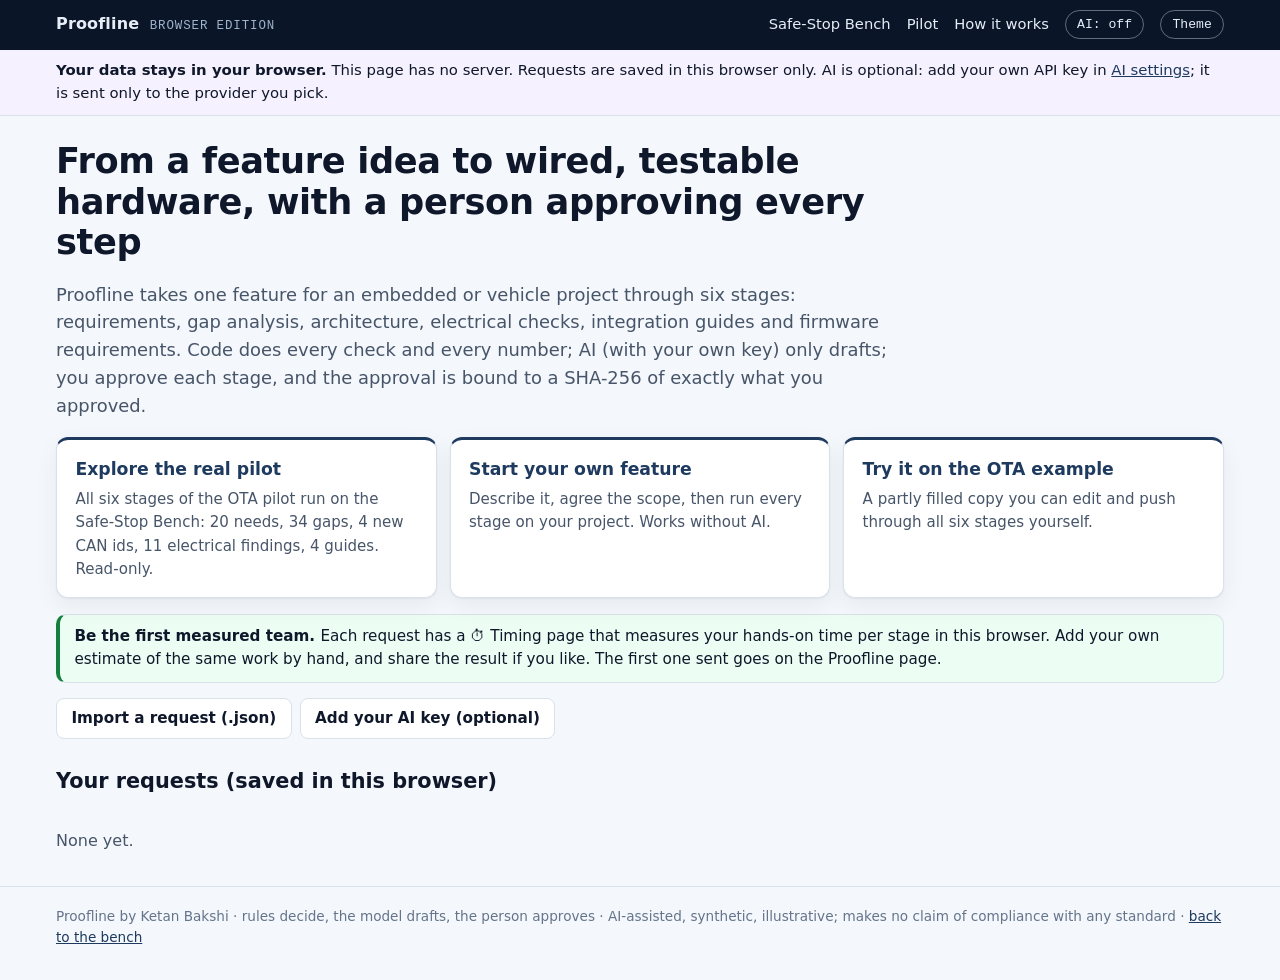
<file: safe-stop-bench/tool/index.html>
<!doctype html>
<html lang="en">
<head>
<meta charset="utf-8">
<meta name="viewport" content="width=device-width, initial-scale=1">
<!-- No server, no third-party scripts. AI calls go from the visitor's browser straight to the provider they choose, with their own key. -->
<meta http-equiv="Content-Security-Policy" content="default-src 'none'; script-src 'self'; style-src 'self' 'unsafe-inline'; img-src 'self' data:; connect-src 'self' https: http://localhost:* http://127.0.0.1:*; base-uri 'none'; form-action 'none'">
<meta name="referrer" content="no-referrer">
<title>Proofline</title>
<meta name="description" content="Proofline in your browser: take one embedded or vehicle feature from requirements to wired, testable hardware in six approved stages. Bring your own AI key, or use it without AI.">
<link rel="icon" href="data:image/svg+xml,%3Csvg xmlns='http://www.w3.org/2000/svg' viewBox='0 0 32 32'%3E%3Crect width='32' height='32' rx='7' fill='%231e3a5f'/%3E%3Cpath d='M9 17l5 5 9-12' stroke='%23e6edf7' stroke-width='3.2' fill='none' stroke-linecap='round' stroke-linejoin='round'/%3E%3C/svg%3E">
<link rel="stylesheet" href="app.css">
</head>
<body>
<header class="topbar">
  <div class="wrap">
    <a class="brand" href="#/">Proofline <span>browser edition</span></a>
    <nav>
      <a href="../">Safe-Stop Bench</a>
      <a href="#/sample">Pilot</a>
      <a href="#/help">How it works</a>
      <button type="button" id="ai-chip" class="chip-btn" aria-haspopup="dialog">AI: off</button>
      <button type="button" id="theme-btn" class="chip-btn" aria-label="Switch light or dark theme">Theme</button>
    </nav>
  </div>
</header>

<div class="notice">
  <div class="wrap">
    <strong>Your data stays in your browser.</strong>
    This page has no server. Requests are saved in this browser only. AI is optional: add your own API key in
    <button type="button" class="linklike" id="notice-settings">AI settings</button>; it is sent only to the provider you pick.
  </div>
</div>

<main id="app" class="wrap" tabindex="-1"></main>

<footer class="foot">
  <div class="wrap">
    Proofline by Ketan Bakshi · rules decide, the model drafts, the person approves ·
    AI-assisted, synthetic, illustrative; makes no claim of compliance with any standard ·
    <a href="../">back to the bench</a>
  </div>
</footer>

<dialog id="settings" aria-labelledby="settings-title">
  <form id="settings-form" method="dialog">
    <h2 id="settings-title">AI settings</h2>
    <p class="muted small">Optional. Without a key the tool still works: it asks from fixed templates and you fill the checklist by hand.</p>

    <label>Your name <span class="muted">(recorded on accepts and approvals)</span>
      <input id="s-name" autocomplete="name" maxlength="60">
    </label>

    <label>Provider
      <select id="s-provider">
        <option value="anthropic">Anthropic (Claude)</option>
        <option value="openai">OpenAI</option>
        <option value="compatible">OpenAI-compatible endpoint (OpenRouter, Ollama, LM Studio …)</option>
        <option value="off">No AI</option>
      </select>
    </label>

    <div id="s-ai-fields">
      <label id="s-base-wrap">Endpoint base URL
        <input id="s-base" placeholder="https://openrouter.ai/api/v1  or  http://localhost:11434/v1" autocomplete="off" spellcheck="false">
      </label>
      <label>API key
        <span class="key-row">
          <input id="s-key" type="password" autocomplete="off" spellcheck="false" placeholder="paste your own key">
          <button type="button" id="s-show" class="btn-small">Show</button>
        </span>
      </label>
      <label>Model
        <input id="s-model" list="s-models" autocomplete="off" spellcheck="false">
        <datalist id="s-models"></datalist>
      </label>
      <label id="s-effort-wrap">Effort
        <select id="s-effort">
          <option value="low">low (cheapest)</option>
          <option value="medium">medium</option>
          <option value="high">high</option>
        </select>
      </label>
      <fieldset class="store">
        <legend>Where to keep the key</legend>
        <label class="inline"><input type="radio" name="s-store" value="session" checked> This tab only (forgotten when the tab closes)</label>
        <label class="inline"><input type="radio" name="s-store" value="local"> Remember on this device</label>
      </fieldset>
      <ul class="facts small">
        <li>The key goes from your browser straight to the provider. This site has no server and never receives it.</li>
        <li>You pay the provider for your own usage. Set a spending limit in your provider console.</li>
        <li>Don't save a key on a shared computer. Use a key you can revoke.</li>
      </ul>
      <p id="s-test-out" class="small" role="status"></p>
    </div>

    <div class="dialog-actions">
      <button type="button" id="s-test" class="btn">Test connection</button>
      <button type="button" id="s-forget" class="btn">Forget key</button>
      <span class="grow"></span>
      <button type="button" id="s-cancel" class="btn">Cancel</button>
      <button type="submit" id="s-save" class="btn btn-primary">Save</button>
    </div>
  </form>
</dialog>

<script src="core.js"></script>
<script src="scope.js"></script>
<script src="engines.js"></script>
<script src="views.js"></script>
<script src="app.js"></script>
</body>
</html>
</file>
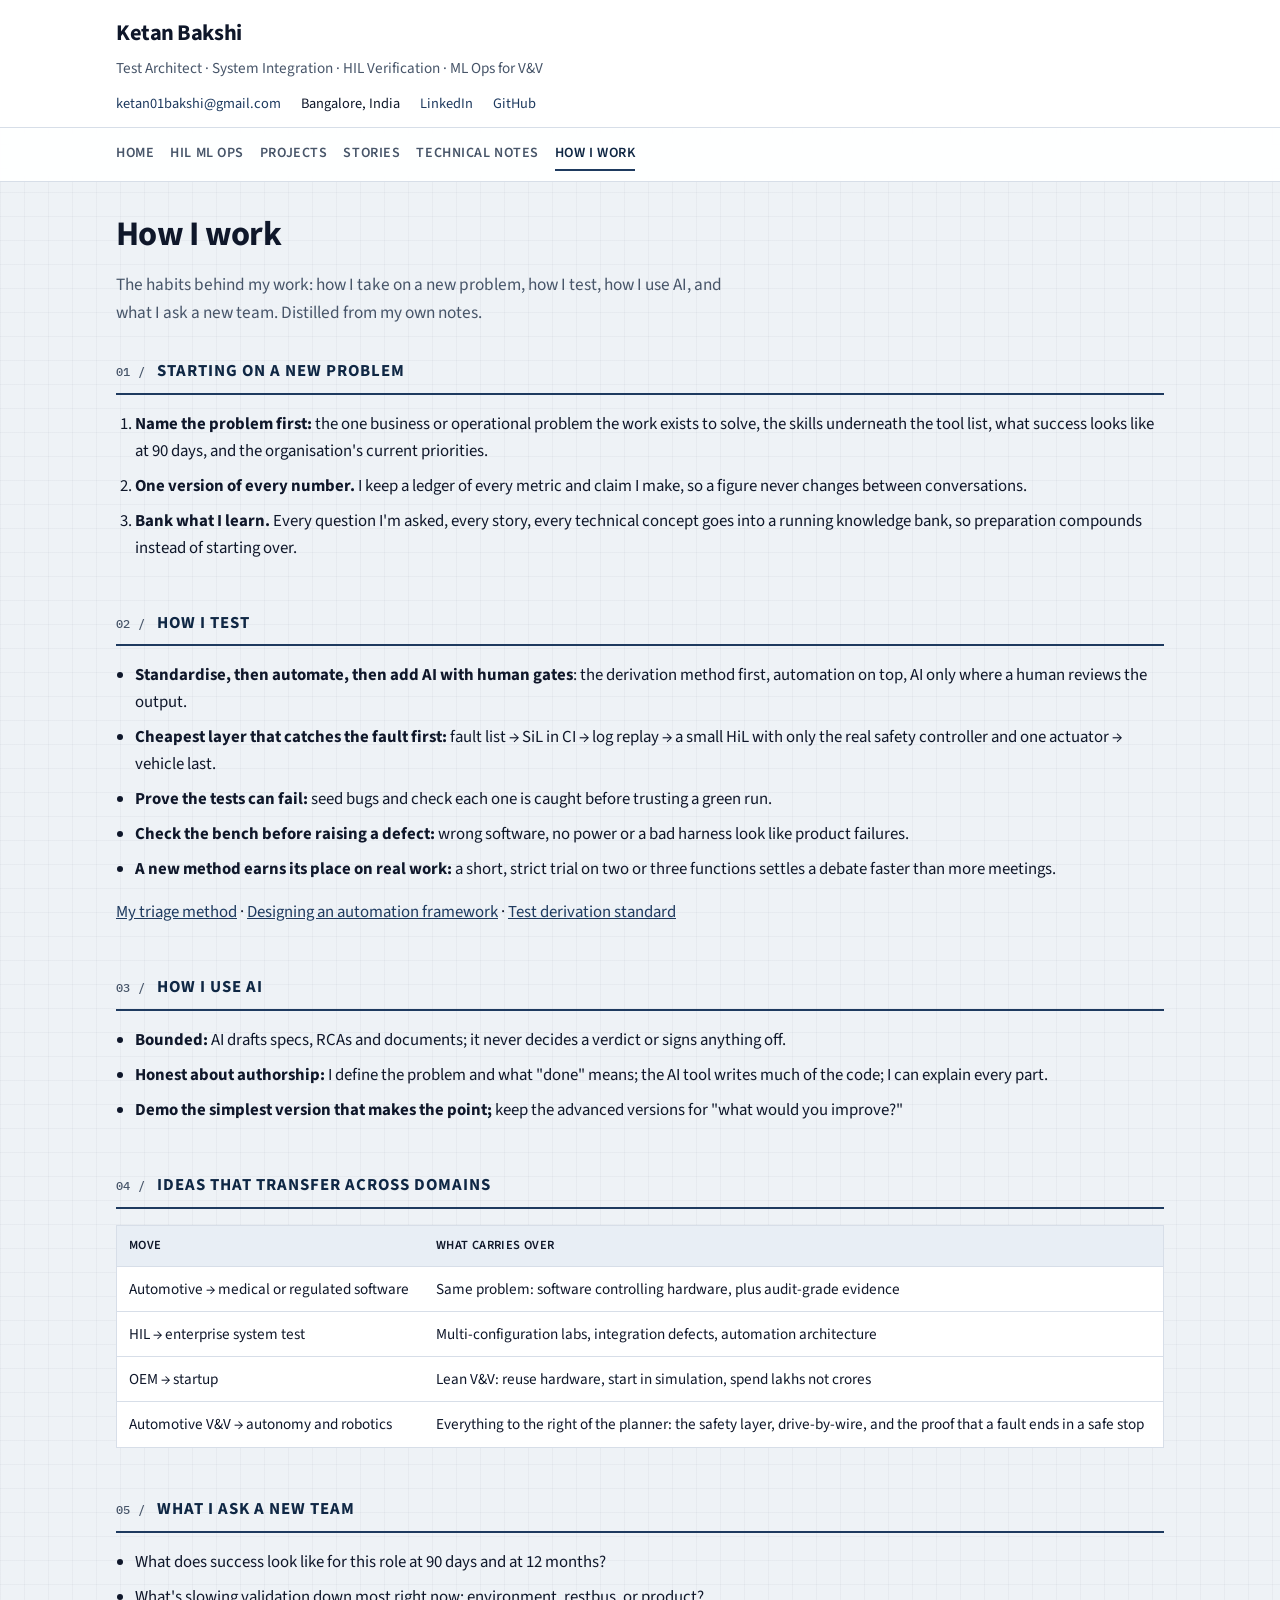
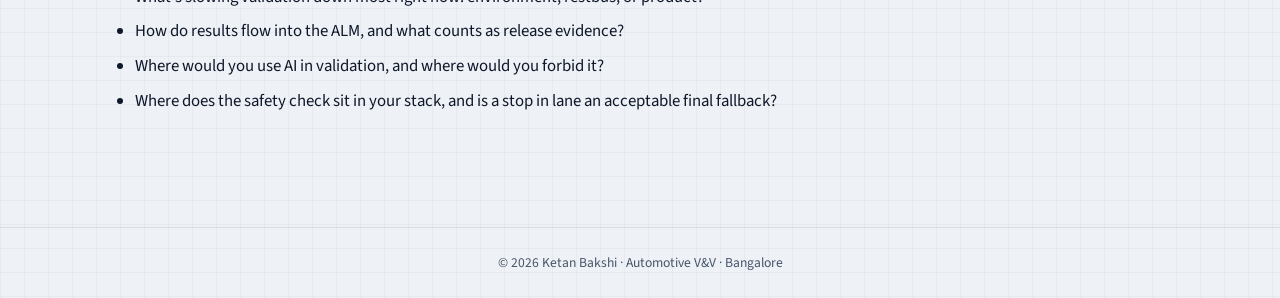
<file: approach.html>
<!DOCTYPE html>
<html lang="en"><head><meta charset="utf-8"><meta name="viewport" content="width=device-width, initial-scale=1">
<title>How I work · Ketan Bakshi</title><meta name="description" content="How Ketan Bakshi approaches problems, testing and AI.">
<link rel="icon" href="favicon.svg" type="image/svg+xml">
<link href="https://fonts.googleapis.com/css2?family=IBM+Plex+Mono:wght@400;500&amp;family=Source+Sans+3:wght@400;600;700&amp;display=swap" rel="stylesheet">
<link rel="stylesheet" href="styles.css"><link rel="stylesheet" href="extra.css"></head>
<body class="page-home"><header class="site"><div class="wrap">
<span class="brand">Ketan Bakshi</span>
<p class="tagline">Test Architect · System Integration · HIL Verification · ML Ops for V&amp;V</p>
<div class="contact-row">
<a href="mailto:ketan01bakshi@gmail.com">ketan01bakshi@gmail.com</a><span>Bangalore, India</span>
<a href="https://linkedin.com/in/ketan-bakshi-b9380950" rel="noopener">LinkedIn</a>
<a href="https://github.com/ketan01bakshi-dev" rel="noopener">GitHub</a>
</div></div></header>
<nav class="page-nav" aria-label="Site"><div class="wrap nav-inner"><a href="index.html">Home</a><a href="mlops.html">HIL ML Ops</a><a href="projects.html">Projects</a><a href="stories.html">Stories</a><a href="knowledge.html">Technical notes</a><a href="approach.html" class=is-active aria-current=page>How I work</a></div></nav>
<main class="wrap"><section class="hero hero-compact"><h1>How I work</h1>
<p class="lede">The habits behind my work: how I take on a new problem, how I test, how I use AI, and what I ask a new team. Distilled from my own notes.</p></section>

<section><h2><span class="sec-num">01 /</span> <span class="sec-title">Starting on a new problem</span></h2>
<ol class="compact"><li><strong>Name the problem first:</strong> the one business or operational problem the work exists to solve, the skills underneath the tool list, what success looks like at 90 days, and the organisation's current priorities.</li>
<li><strong>One version of every number.</strong> I keep a ledger of every metric and claim I make, so a figure never changes between conversations.</li>
<li><strong>Bank what I learn.</strong> Every question I'm asked, every story, every technical concept goes into a running knowledge bank, so preparation compounds instead of starting over.</li></ol></section>

<section><h2><span class="sec-num">02 /</span> <span class="sec-title">How I test</span></h2>
<ul class="compact"><li><strong>Standardise, then automate, then add AI with human gates</strong>: the derivation method first, automation on top, AI only where a human reviews the output.</li>
<li><strong>Cheapest layer that catches the fault first:</strong> fault list → SiL in CI → log replay → a small HiL with only the real safety controller and one actuator → vehicle last.</li>
<li><strong>Prove the tests can fail:</strong> seed bugs and check each one is caught before trusting a green run.</li>
<li><strong>Check the bench before raising a defect:</strong> wrong software, no power or a bad harness look like product failures.</li>
<li><strong>A new method earns its place on real work:</strong> a short, strict trial on two or three functions settles a debate faster than more meetings.</li></ul>
<p><a href="knowledge.html#k15">My triage method</a> · <a href="knowledge.html#k16">Designing an automation framework</a> · <a href="knowledge.html#k17">Test derivation standard</a></p></section>

<section><h2><span class="sec-num">03 /</span> <span class="sec-title">How I use AI</span></h2>
<ul class="compact"><li><strong>Bounded:</strong> AI drafts specs, RCAs and documents; it never decides a verdict or signs anything off.</li>
<li><strong>Honest about authorship:</strong> I define the problem and what "done" means; the AI tool writes much of the code; I can explain every part.</li>
<li><strong>Demo the simplest version that makes the point;</strong> keep the advanced versions for "what would you improve?"</li></ul></section>

<section><h2><span class="sec-num">04 /</span> <span class="sec-title">Ideas that transfer across domains</span></h2>
<div class="table-wrap"><table class="data"><thead><tr><th>Move</th><th>What carries over</th></tr></thead><tbody>
<tr><td>Automotive → medical or regulated software</td><td>Same problem: software controlling hardware, plus audit-grade evidence</td></tr>
<tr><td>HIL → enterprise system test</td><td>Multi-configuration labs, integration defects, automation architecture</td></tr>
<tr><td>OEM → startup</td><td>Lean V&amp;V: reuse hardware, start in simulation, spend lakhs not crores</td></tr>
<tr><td>Automotive V&amp;V → autonomy and robotics</td><td>Everything to the right of the planner: the safety layer, drive-by-wire, and the proof that a fault ends in a safe stop</td></tr>
</tbody></table></div></section>

<section><h2><span class="sec-num">05 /</span> <span class="sec-title">What I ask a new team</span></h2>
<ul class="compact"><li>What does success look like for this role at 90 days and at 12 months?</li>
<li>What's slowing validation down most right now: environment, restbus, or product?</li>
<li>How do results flow into the ALM, and what counts as release evidence?</li>
<li>Where would you use AI in validation, and where would you forbid it?</li>
<li>Where does the safety check sit in your stack, and is a stop in lane an acceptable final fallback?</li></ul></section></main>
<footer class="site"><div class="wrap">&copy; 2026 Ketan Bakshi · Automotive V&amp;V · Bangalore</div></footer>
</body></html>
</file>
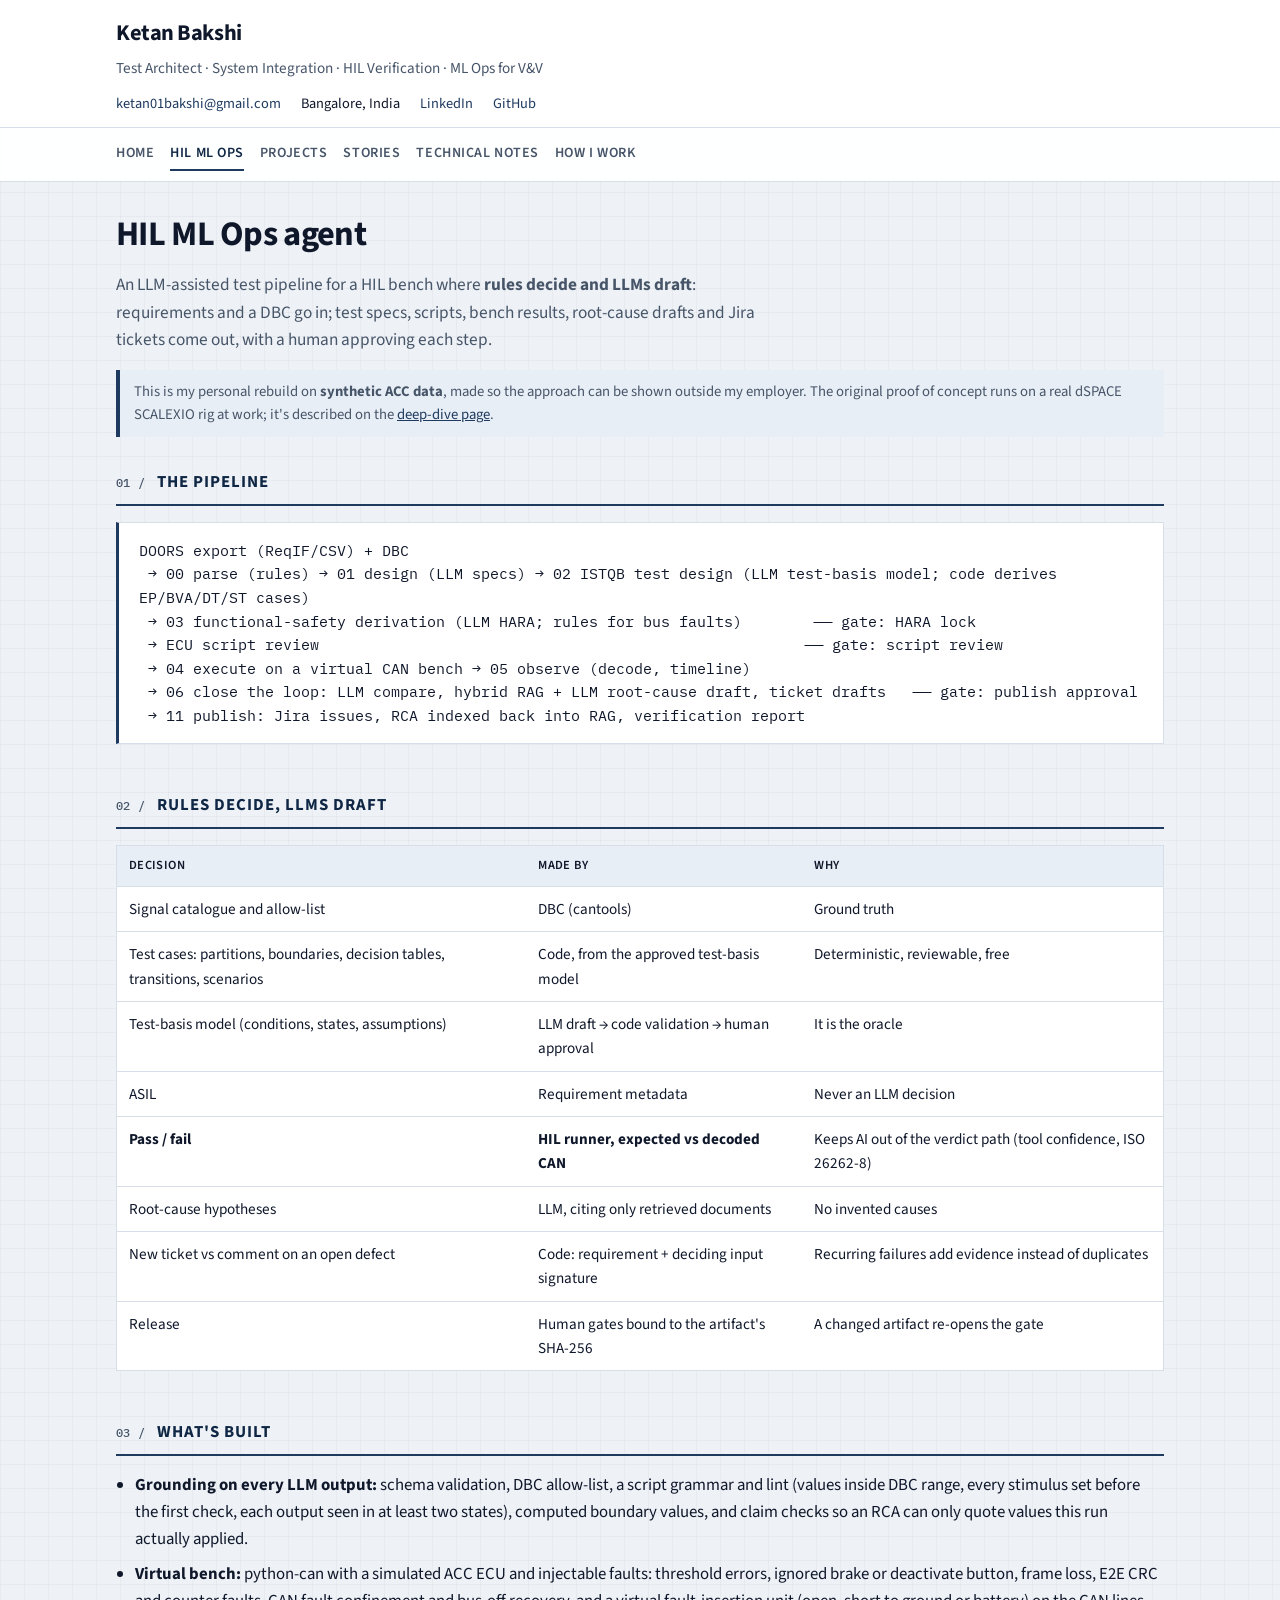
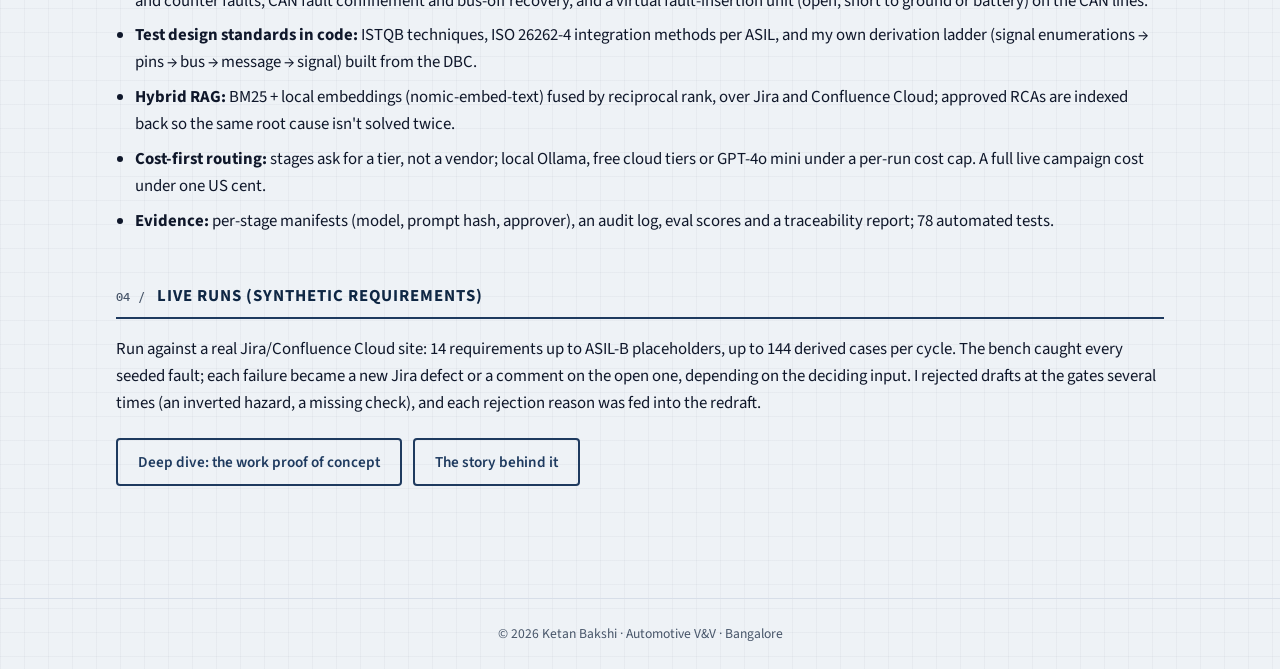
<file: mlops.html>
<!DOCTYPE html>
<html lang="en"><head><meta charset="utf-8"><meta name="viewport" content="width=device-width, initial-scale=1">
<title>HIL ML Ops agent · Ketan Bakshi</title><meta name="description" content="LLM-assisted HIL test pipeline with human gates, rebuilt on synthetic data.">
<link rel="icon" href="favicon.svg" type="image/svg+xml">
<link href="https://fonts.googleapis.com/css2?family=IBM+Plex+Mono:wght@400;500&amp;family=Source+Sans+3:wght@400;600;700&amp;display=swap" rel="stylesheet">
<link rel="stylesheet" href="styles.css"><link rel="stylesheet" href="extra.css"></head>
<body class="page-home"><header class="site"><div class="wrap">
<span class="brand">Ketan Bakshi</span>
<p class="tagline">Test Architect · System Integration · HIL Verification · ML Ops for V&amp;V</p>
<div class="contact-row">
<a href="mailto:ketan01bakshi@gmail.com">ketan01bakshi@gmail.com</a><span>Bangalore, India</span>
<a href="https://linkedin.com/in/ketan-bakshi-b9380950" rel="noopener">LinkedIn</a>
<a href="https://github.com/ketan01bakshi-dev" rel="noopener">GitHub</a>
</div></div></header>
<nav class="page-nav" aria-label="Site"><div class="wrap nav-inner"><a href="index.html">Home</a><a href="mlops.html" class=is-active aria-current=page>HIL ML Ops</a><a href="projects.html">Projects</a><a href="stories.html">Stories</a><a href="knowledge.html">Technical notes</a><a href="approach.html">How I work</a></div></nav>
<main class="wrap"><section class="hero hero-compact"><h1>HIL ML Ops agent</h1>
<p class="lede">An LLM-assisted test pipeline for a HIL bench where <strong>rules decide and LLMs draft</strong>: requirements and a DBC go in; test specs, scripts, bench results, root-cause drafts and Jira tickets come out, with a human approving each step.</p>
<div class="note-box">This is my personal rebuild on <strong>synthetic ACC data</strong>, made so the approach can be shown outside my employer. The original proof of concept runs on a real dSPACE SCALEXIO rig at work; it's described on the <a href="details.html">deep-dive page</a>.</div></section>

<section><h2><span class="sec-num">01 /</span> <span class="sec-title">The pipeline</span></h2>
<pre class="pipeline-steps" style="white-space:pre-wrap">DOORS export (ReqIF/CSV) + DBC
 → 00 parse (rules) → 01 design (LLM specs) → 02 ISTQB test design (LLM test-basis model; code derives EP/BVA/DT/ST cases)
 → 03 functional-safety derivation (LLM HARA; rules for bus faults)        ── gate: HARA lock
 → ECU script review                                                      ── gate: script review
 → 04 execute on a virtual CAN bench → 05 observe (decode, timeline)
 → 06 close the loop: LLM compare, hybrid RAG + LLM root-cause draft, ticket drafts   ── gate: publish approval
 → 11 publish: Jira issues, RCA indexed back into RAG, verification report</pre></section>

<section><h2><span class="sec-num">02 /</span> <span class="sec-title">Rules decide, LLMs draft</span></h2>
<div class="table-wrap"><table class="data"><thead><tr><th>Decision</th><th>Made by</th><th>Why</th></tr></thead><tbody>
<tr><td>Signal catalogue and allow-list</td><td>DBC (cantools)</td><td>Ground truth</td></tr>
<tr><td>Test cases: partitions, boundaries, decision tables, transitions, scenarios</td><td>Code, from the approved test-basis model</td><td>Deterministic, reviewable, free</td></tr>
<tr><td>Test-basis model (conditions, states, assumptions)</td><td>LLM draft → code validation → human approval</td><td>It is the oracle</td></tr>
<tr><td>ASIL</td><td>Requirement metadata</td><td>Never an LLM decision</td></tr>
<tr><td><strong>Pass / fail</strong></td><td><strong>HIL runner, expected vs decoded CAN</strong></td><td>Keeps AI out of the verdict path (tool confidence, ISO 26262-8)</td></tr>
<tr><td>Root-cause hypotheses</td><td>LLM, citing only retrieved documents</td><td>No invented causes</td></tr>
<tr><td>New ticket vs comment on an open defect</td><td>Code: requirement + deciding input signature</td><td>Recurring failures add evidence instead of duplicates</td></tr>
<tr><td>Release</td><td>Human gates bound to the artifact's SHA-256</td><td>A changed artifact re-opens the gate</td></tr>
</tbody></table></div></section>

<section><h2><span class="sec-num">03 /</span> <span class="sec-title">What's built</span></h2>
<ul class="compact">
<li><strong>Grounding on every LLM output:</strong> schema validation, DBC allow-list, a script grammar and lint (values inside DBC range, every stimulus set before the first check, each output seen in at least two states), computed boundary values, and claim checks so an RCA can only quote values this run actually applied.</li>
<li><strong>Virtual bench:</strong> python-can with a simulated ACC ECU and injectable faults: threshold errors, ignored brake or deactivate button, frame loss, E2E CRC and counter faults, CAN fault confinement and bus-off recovery, and a virtual fault-insertion unit (open, short to ground or battery) on the CAN lines.</li>
<li><strong>Test design standards in code:</strong> ISTQB techniques, ISO 26262-4 integration methods per ASIL, and my own derivation ladder (signal enumerations → pins → bus → message → signal) built from the DBC.</li>
<li><strong>Hybrid RAG:</strong> BM25 + local embeddings (nomic-embed-text) fused by reciprocal rank, over Jira and Confluence Cloud; approved RCAs are indexed back so the same root cause isn't solved twice.</li>
<li><strong>Cost-first routing:</strong> stages ask for a tier, not a vendor; local Ollama, free cloud tiers or GPT-4o mini under a per-run cost cap. A full live campaign cost under one US cent.</li>
<li><strong>Evidence:</strong> per-stage manifests (model, prompt hash, approver), an audit log, eval scores and a traceability report; 78 automated tests.</li>
</ul></section>

<section><h2><span class="sec-num">04 /</span> <span class="sec-title">Live runs (synthetic requirements)</span></h2>
<p>Run against a real Jira/Confluence Cloud site: 14 requirements up to ASIL-B placeholders, up to 144 derived cases per cycle. The bench caught every seeded fault; each failure became a new Jira defect or a comment on the open one, depending on the deciding input. I rejected drafts at the gates several times (an inverted hazard, a missing check), and each rejection reason was fed into the redraft.</p>
<p><a class="btn btn-secondary" href="details.html">Deep dive: the work proof of concept</a> <a class="btn btn-secondary" href="stories.html#STAR-03">The story behind it</a></p></section></main>
<footer class="site"><div class="wrap">&copy; 2026 Ketan Bakshi · Automotive V&amp;V · Bangalore</div></footer>
</body></html>
</file>
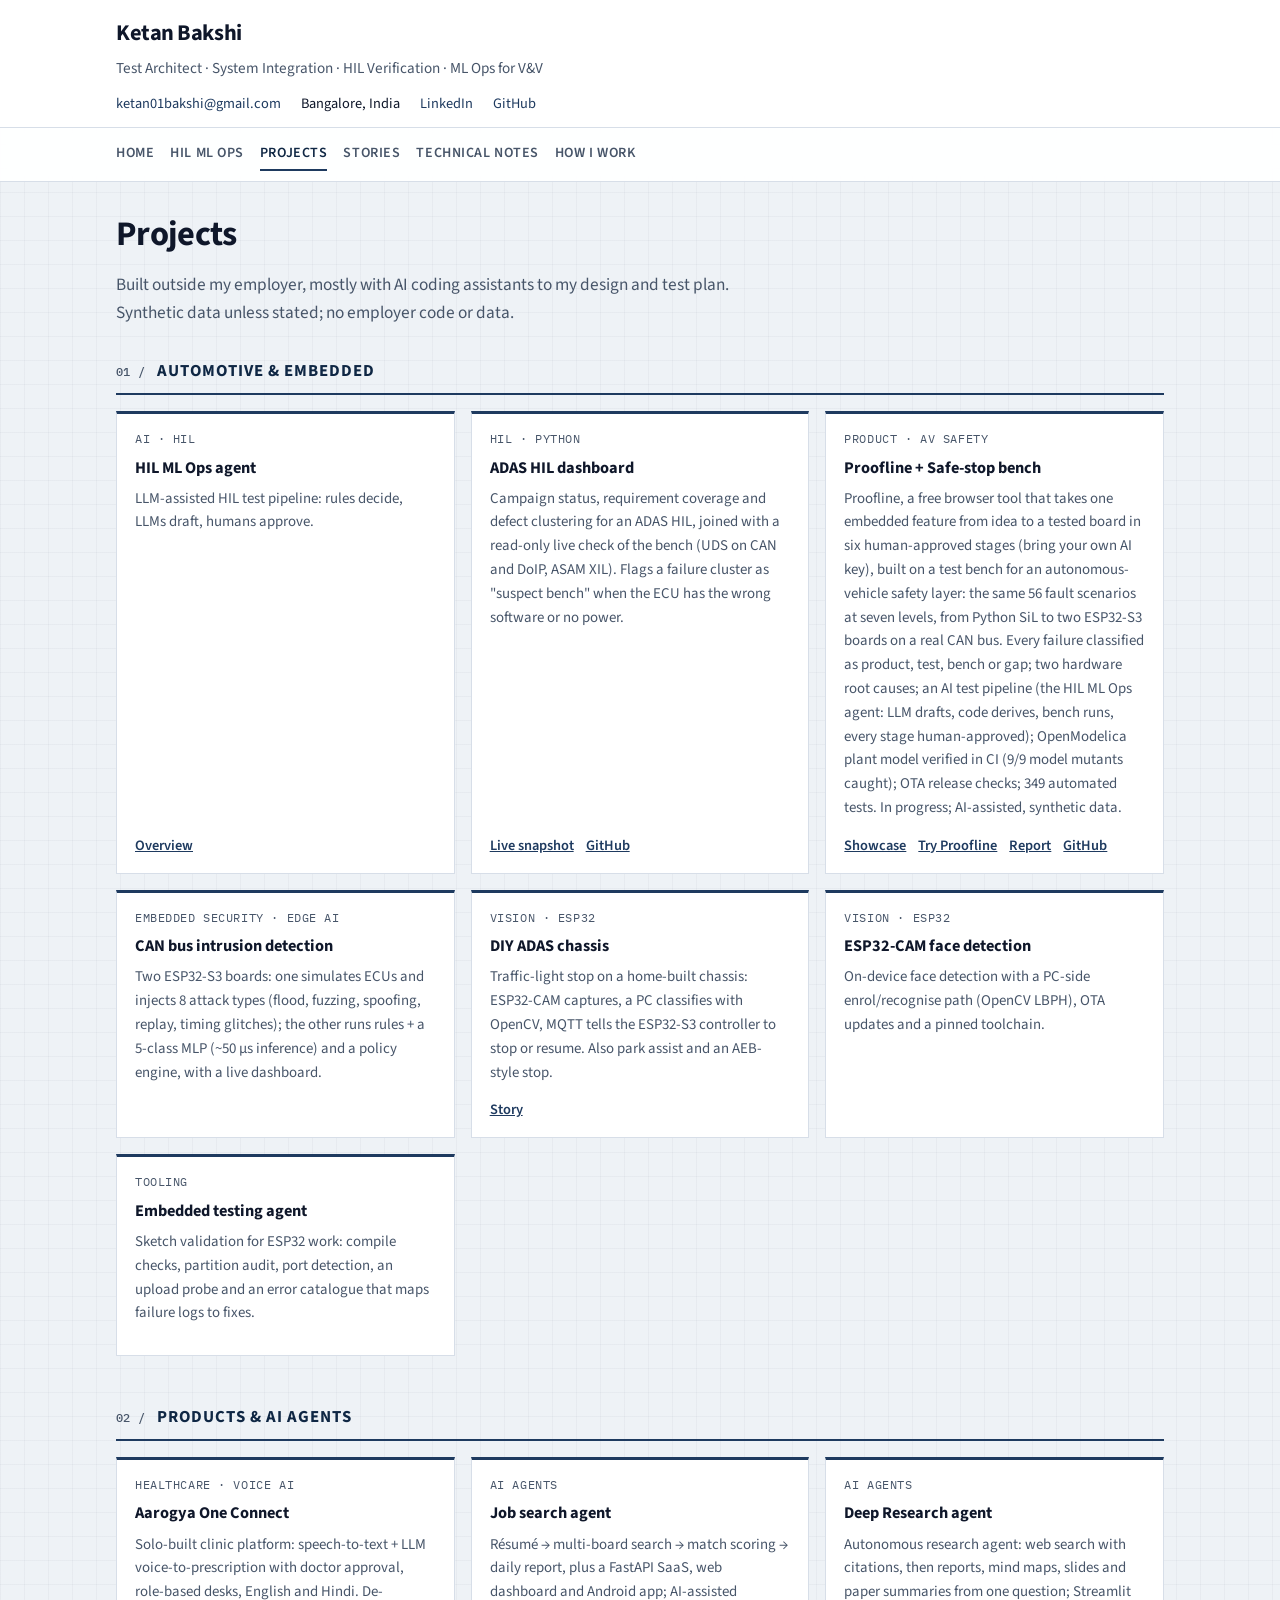
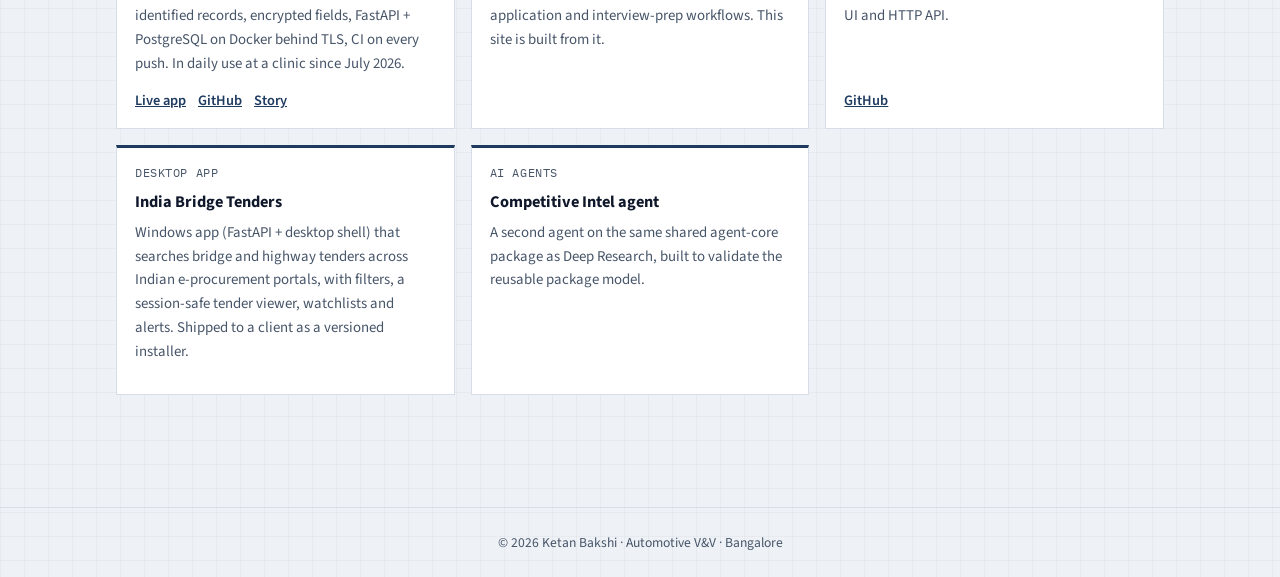
<file: projects.html>
<!DOCTYPE html>
<html lang="en"><head><meta charset="utf-8"><meta name="viewport" content="width=device-width, initial-scale=1">
<title>Projects · Ketan Bakshi</title><meta name="description" content="Automotive, embedded, healthcare and AI agent projects.">
<link rel="icon" href="favicon.svg" type="image/svg+xml">
<link href="https://fonts.googleapis.com/css2?family=IBM+Plex+Mono:wght@400;500&amp;family=Source+Sans+3:wght@400;600;700&amp;display=swap" rel="stylesheet">
<link rel="stylesheet" href="styles.css"><link rel="stylesheet" href="extra.css"></head>
<body class="page-home"><header class="site"><div class="wrap">
<span class="brand">Ketan Bakshi</span>
<p class="tagline">Test Architect · System Integration · HIL Verification · ML Ops for V&amp;V</p>
<div class="contact-row">
<a href="mailto:ketan01bakshi@gmail.com">ketan01bakshi@gmail.com</a><span>Bangalore, India</span>
<a href="https://linkedin.com/in/ketan-bakshi-b9380950" rel="noopener">LinkedIn</a>
<a href="https://github.com/ketan01bakshi-dev" rel="noopener">GitHub</a>
</div></div></header>
<nav class="page-nav" aria-label="Site"><div class="wrap nav-inner"><a href="index.html">Home</a><a href="mlops.html">HIL ML Ops</a><a href="projects.html" class=is-active aria-current=page>Projects</a><a href="stories.html">Stories</a><a href="knowledge.html">Technical notes</a><a href="approach.html">How I work</a></div></nav>
<main class="wrap"><section class="hero hero-compact"><h1>Projects</h1>
<p class="lede">Built outside my employer, mostly with AI coding assistants to my design and test plan. Synthetic data unless stated; no employer code or data.</p></section>
<section><h2><span class="sec-num">01 /</span> <span class="sec-title">Automotive &amp; embedded</span></h2><div class="cards"><div class="card"><div class="kicker">AI · HIL</div><h3>HIL ML Ops agent</h3><p>LLM-assisted HIL test pipeline: rules decide, LLMs draft, humans approve.</p><div class="links"><a href="mlops.html">Overview</a></div></div><div class="card"><div class="kicker">HIL · Python</div><h3>ADAS HIL dashboard</h3><p>Campaign status, requirement coverage and defect clustering for an ADAS HIL, joined with a read-only live check of the bench (UDS on CAN and DoIP, ASAM XIL). Flags a failure cluster as "suspect bench" when the ECU has the wrong software or no power.</p><div class="links"><a href="demos/adas-hil-dashboard.html">Live snapshot</a><a href="https://github.com/ketan01bakshi-dev/adas-hil-status" rel=noopener>GitHub</a></div></div><div class="card"><div class="kicker">Product · AV safety</div><h3>Proofline + Safe-stop bench</h3><p>Proofline, a free browser tool that takes one embedded feature from idea to a tested board in six human-approved stages (bring your own AI key), built on a test bench for an autonomous-vehicle safety layer: the same 56 fault scenarios at seven levels, from Python SiL to two ESP32-S3 boards on a real CAN bus. Every failure classified as product, test, bench or gap; two hardware root causes; an AI test pipeline (the HIL ML Ops agent: LLM drafts, code derives, bench runs, every stage human-approved); OpenModelica plant model verified in CI (9/9 model mutants caught); OTA release checks; 349 automated tests. In progress; AI-assisted, synthetic data.</p><div class="links"><a href="safe-stop-bench/">Showcase</a><a href="safe-stop-bench/tool/">Try Proofline</a><a href="demos/safe-stop-report.html">Report</a><a href="https://github.com/ketan01bakshi-dev/safe-stop-bench" rel=noopener>GitHub</a></div></div><div class="card"><div class="kicker">Embedded security · Edge AI</div><h3>CAN bus intrusion detection</h3><p>Two ESP32-S3 boards: one simulates ECUs and injects 8 attack types (flood, fuzzing, spoofing, replay, timing glitches); the other runs rules + a 5-class MLP (~50 µs inference) and a policy engine, with a live dashboard.</p><div class="links"></div></div><div class="card"><div class="kicker">Vision · ESP32</div><h3>DIY ADAS chassis</h3><p>Traffic-light stop on a home-built chassis: ESP32-CAM captures, a PC classifies with OpenCV, MQTT tells the ESP32-S3 controller to stop or resume. Also park assist and an AEB-style stop.</p><div class="links"><a href="stories.html#STAR-14">Story</a></div></div><div class="card"><div class="kicker">Vision · ESP32</div><h3>ESP32-CAM face detection</h3><p>On-device face detection with a PC-side enrol/recognise path (OpenCV LBPH), OTA updates and a pinned toolchain.</p><div class="links"></div></div><div class="card"><div class="kicker">Tooling</div><h3>Embedded testing agent</h3><p>Sketch validation for ESP32 work: compile checks, partition audit, port detection, an upload probe and an error catalogue that maps failure logs to fixes.</p><div class="links"></div></div></div></section>
<section><h2><span class="sec-num">02 /</span> <span class="sec-title">Products &amp; AI agents</span></h2><div class="cards"><div class="card"><div class="kicker">Healthcare · Voice AI</div><h3>Aarogya One Connect</h3><p>Solo-built clinic platform: speech-to-text + LLM voice-to-prescription with doctor approval, role-based desks, English and Hindi. De-identified records, encrypted fields, FastAPI + PostgreSQL on Docker behind TLS, CI on every push. In daily use at a clinic since July 2026.</p><div class="links"><a href="https://app.aarogyaoneconnect.in/today" rel=noopener>Live app</a><a href="https://github.com/ketan01bakshi-dev/Healthcare-Secure" rel=noopener>GitHub</a><a href="stories.html#STAR-15">Story</a></div></div><div class="card"><div class="kicker">AI agents</div><h3>Job search agent</h3><p>Résumé → multi-board search → match scoring → daily report, plus a FastAPI SaaS, web dashboard and Android app; AI-assisted application and interview-prep workflows. This site is built from it.</p><div class="links"></div></div><div class="card"><div class="kicker">AI agents</div><h3>Deep Research agent</h3><p>Autonomous research agent: web search with citations, then reports, mind maps, slides and paper summaries from one question; Streamlit UI and HTTP API.</p><div class="links"><a href="https://github.com/ketan01bakshi-dev/Deep-research" rel=noopener>GitHub</a></div></div><div class="card"><div class="kicker">Desktop app</div><h3>India Bridge Tenders</h3><p>Windows app (FastAPI + desktop shell) that searches bridge and highway tenders across Indian e-procurement portals, with filters, a session-safe tender viewer, watchlists and alerts. Shipped to a client as a versioned installer.</p><div class="links"></div></div><div class="card"><div class="kicker">AI agents</div><h3>Competitive Intel agent</h3><p>A second agent on the same shared agent-core package as Deep Research, built to validate the reusable package model.</p><div class="links"></div></div></div></section></main>
<footer class="site"><div class="wrap">&copy; 2026 Ketan Bakshi · Automotive V&amp;V · Bangalore</div></footer>
</body></html>
</file>
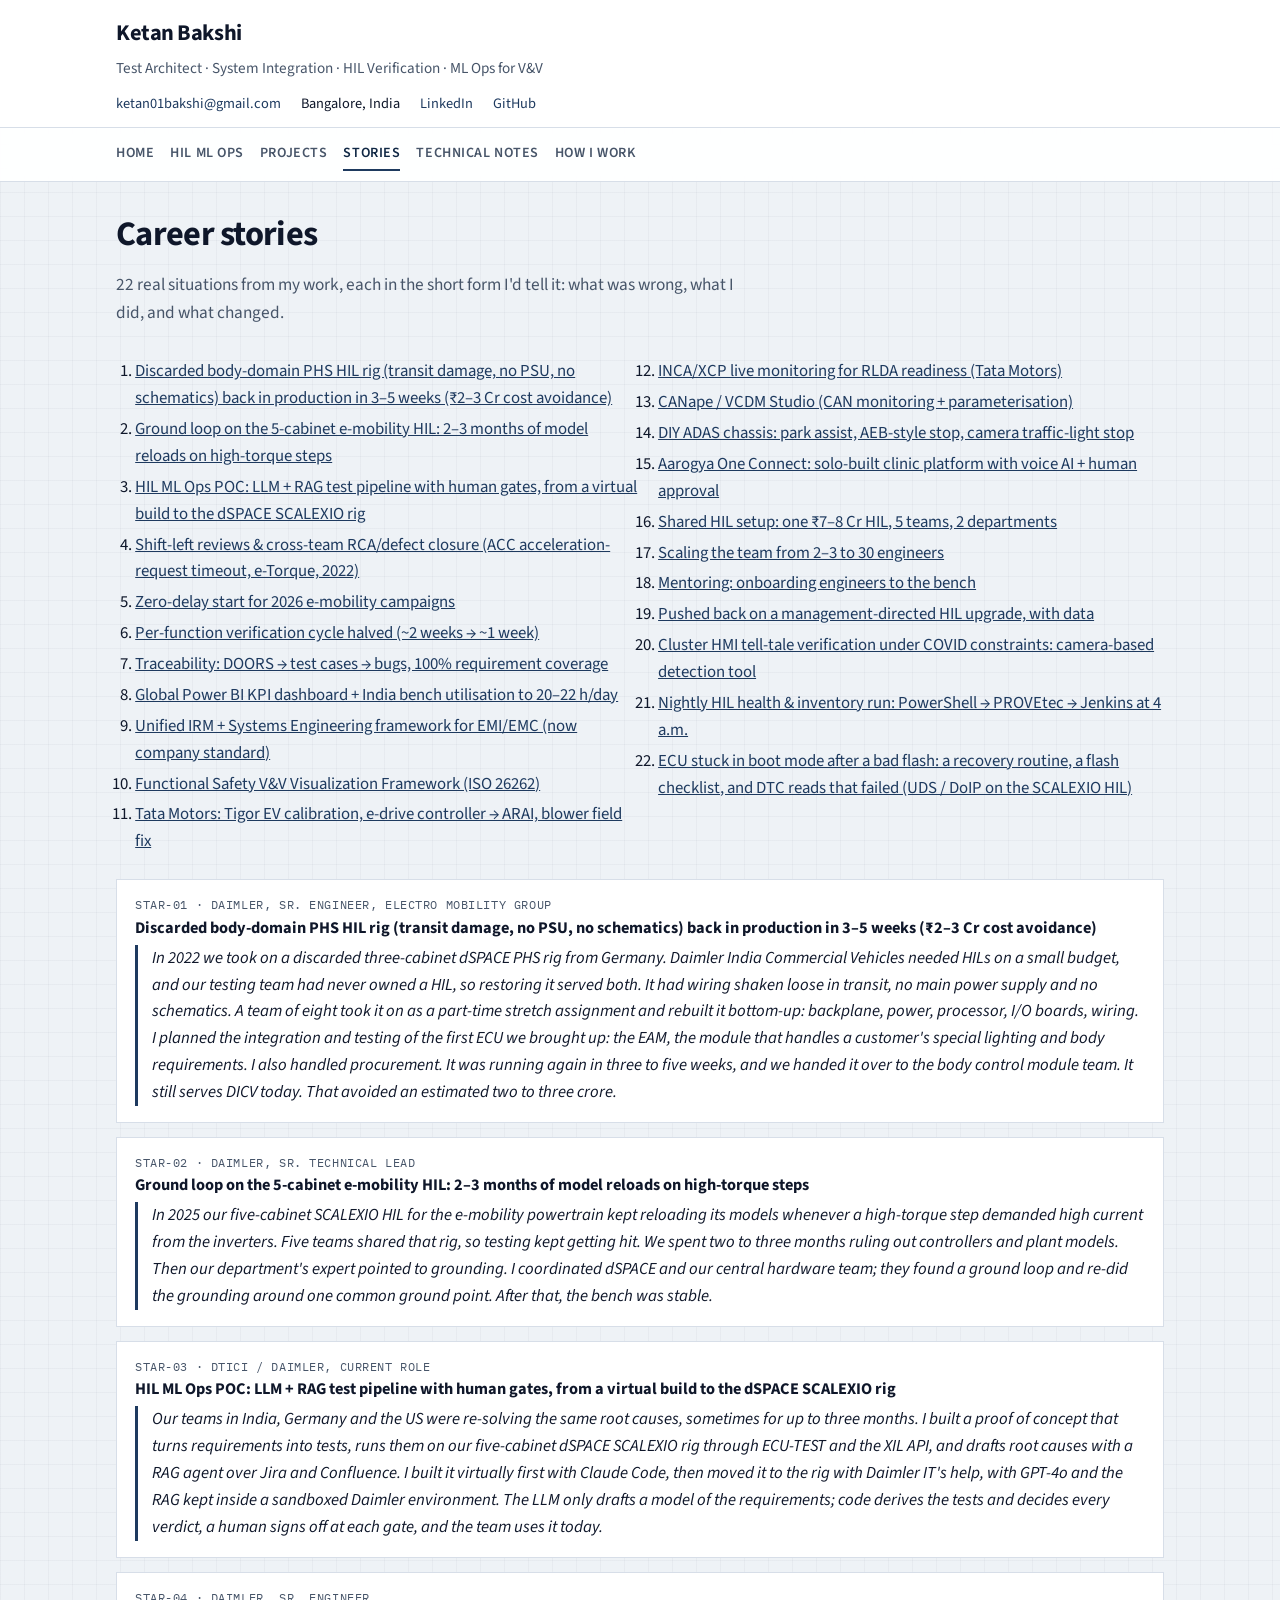
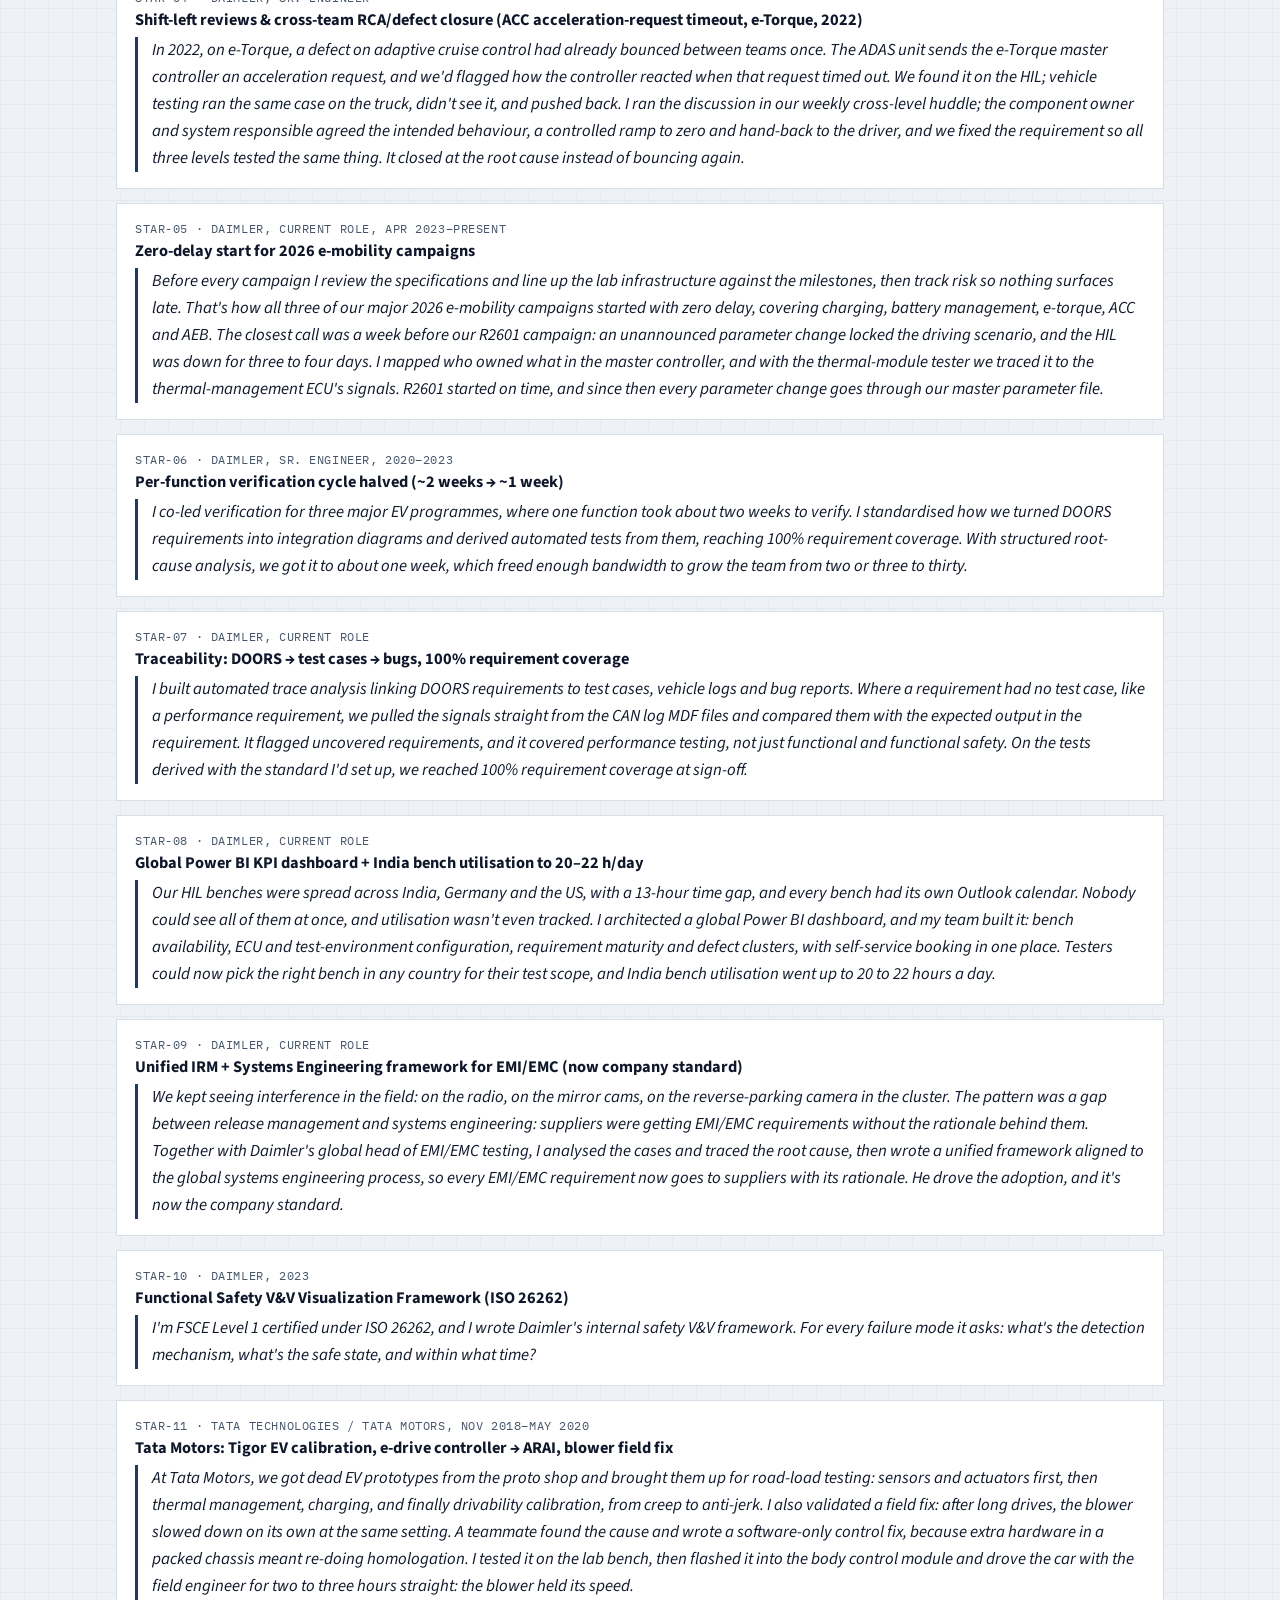
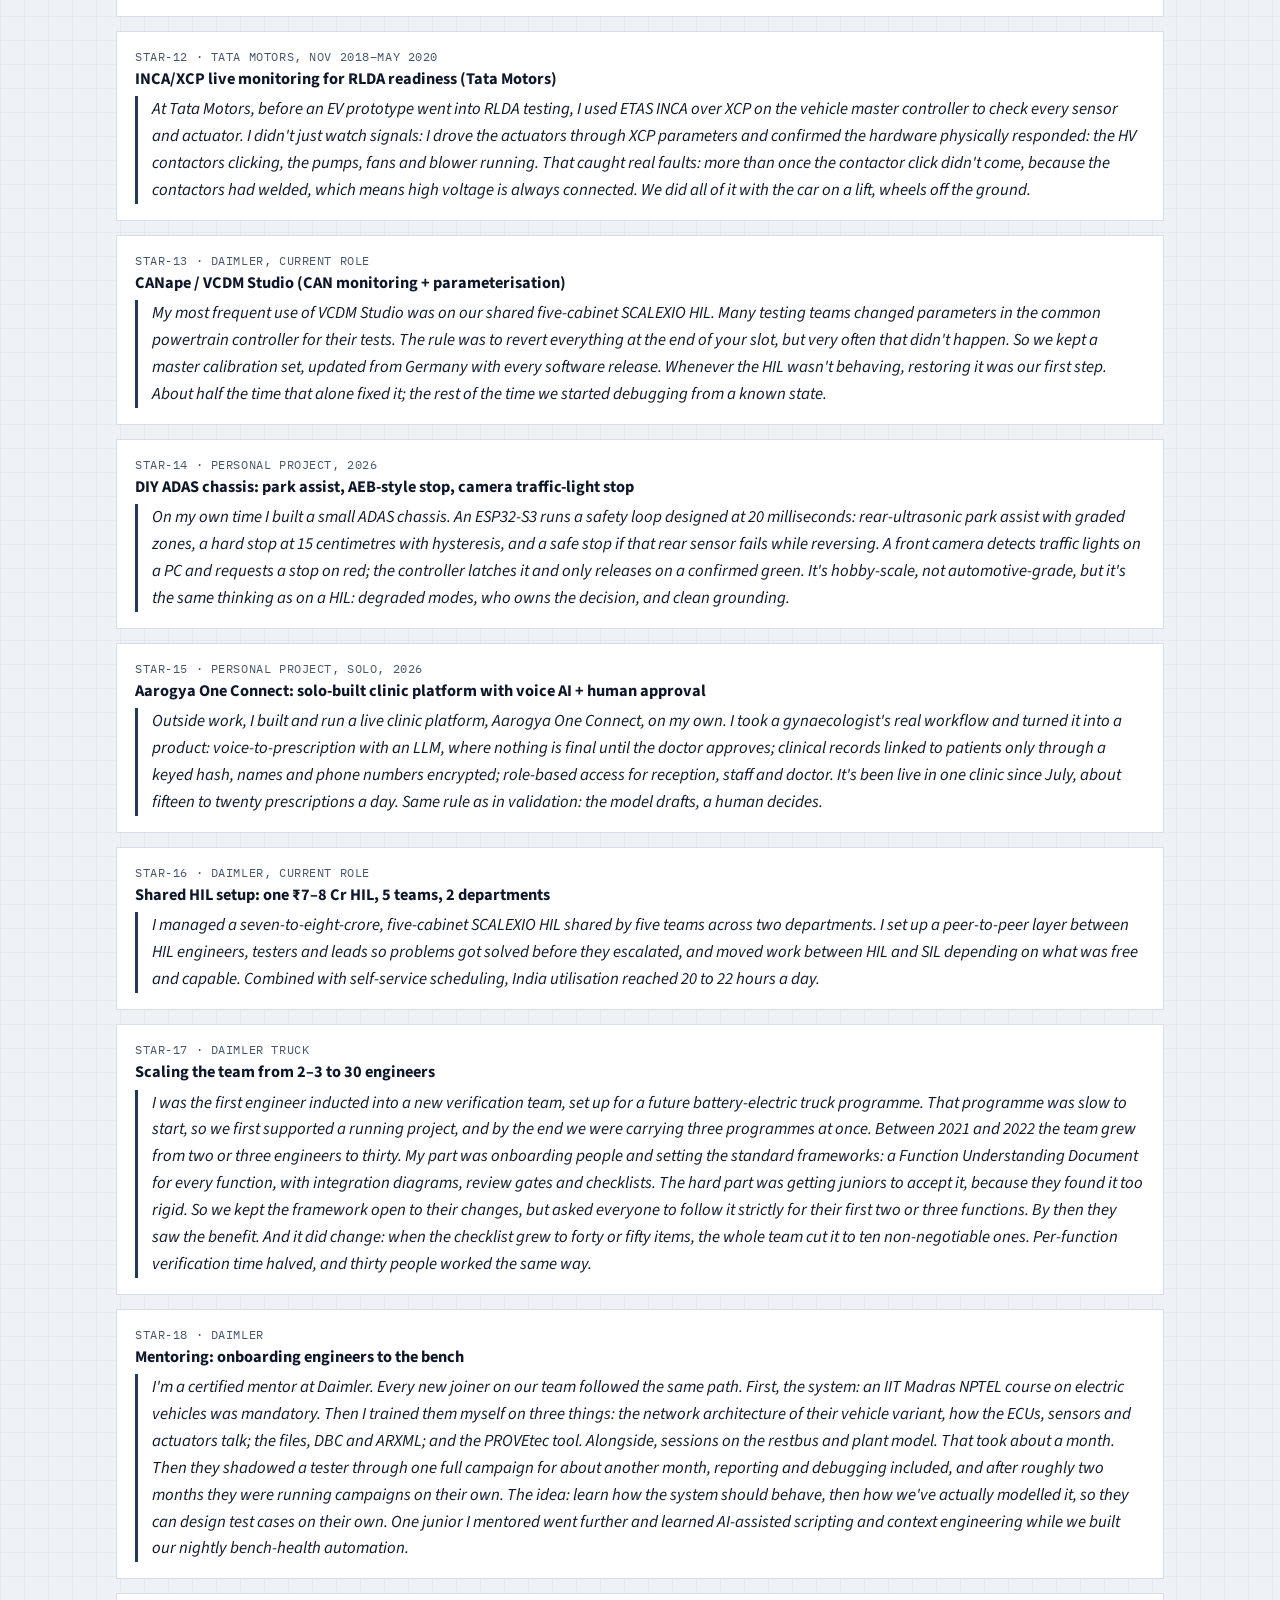
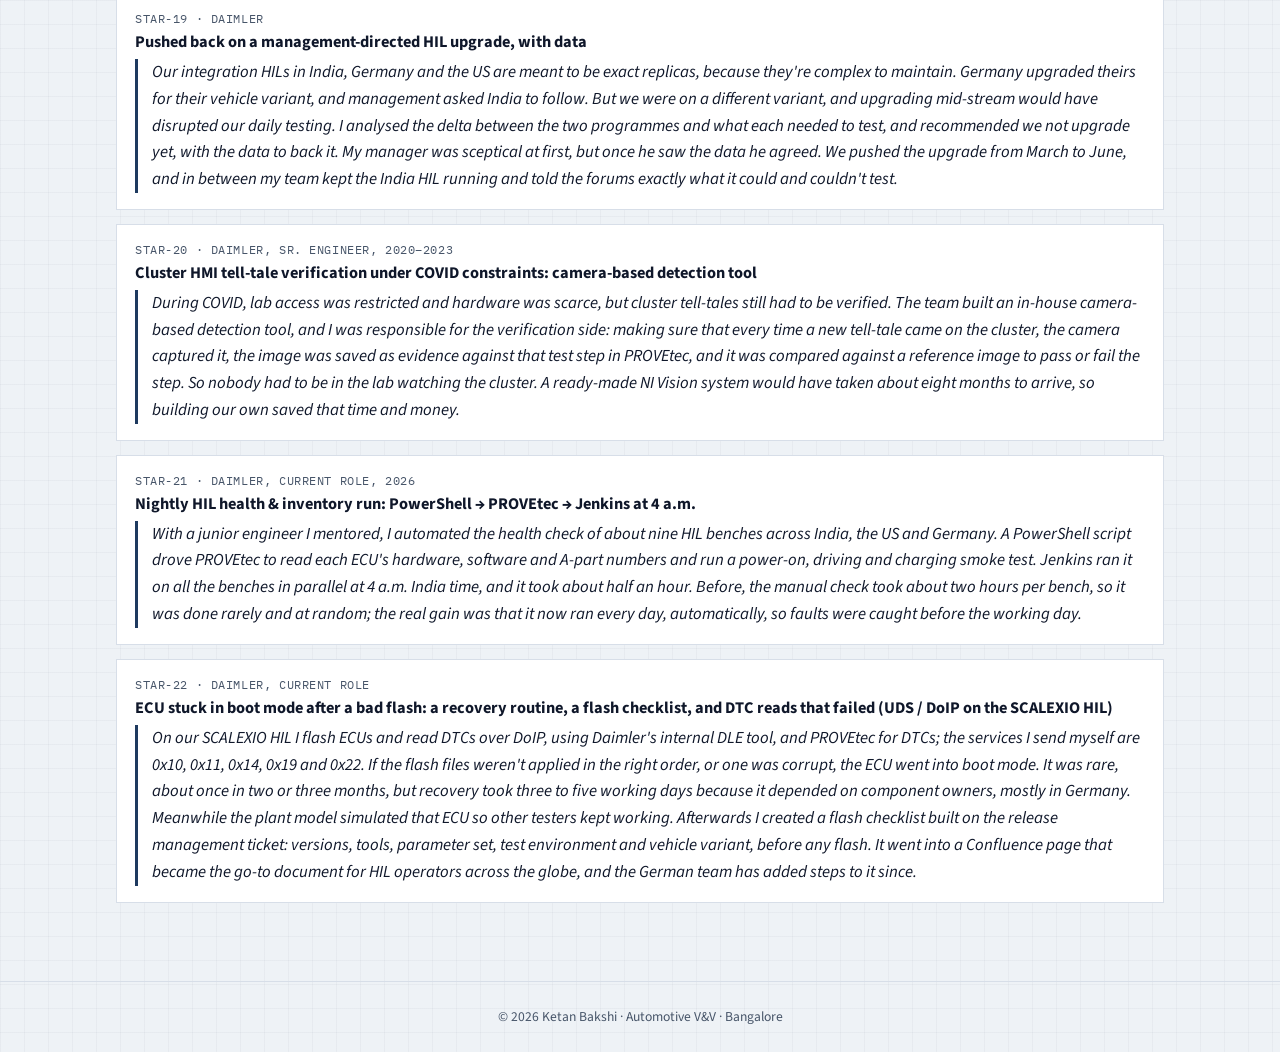
<file: stories.html>
<!DOCTYPE html>
<html lang="en"><head><meta charset="utf-8"><meta name="viewport" content="width=device-width, initial-scale=1">
<title>Career stories · Ketan Bakshi</title><meta name="description" content="STAR career stories from automotive V&amp;V, HIL and AI work.">
<link rel="icon" href="favicon.svg" type="image/svg+xml">
<link href="https://fonts.googleapis.com/css2?family=IBM+Plex+Mono:wght@400;500&amp;family=Source+Sans+3:wght@400;600;700&amp;display=swap" rel="stylesheet">
<link rel="stylesheet" href="styles.css"><link rel="stylesheet" href="extra.css"></head>
<body class="page-home"><header class="site"><div class="wrap">
<span class="brand">Ketan Bakshi</span>
<p class="tagline">Test Architect · System Integration · HIL Verification · ML Ops for V&amp;V</p>
<div class="contact-row">
<a href="mailto:ketan01bakshi@gmail.com">ketan01bakshi@gmail.com</a><span>Bangalore, India</span>
<a href="https://linkedin.com/in/ketan-bakshi-b9380950" rel="noopener">LinkedIn</a>
<a href="https://github.com/ketan01bakshi-dev" rel="noopener">GitHub</a>
</div></div></header>
<nav class="page-nav" aria-label="Site"><div class="wrap nav-inner"><a href="index.html">Home</a><a href="mlops.html">HIL ML Ops</a><a href="projects.html">Projects</a><a href="stories.html" class=is-active aria-current=page>Stories</a><a href="knowledge.html">Technical notes</a><a href="approach.html">How I work</a></div></nav>
<main class="wrap"><section class="hero hero-compact"><h1>Career stories</h1>
<p class="lede">22 real situations from my work, each in the short form I'd tell it: what was wrong, what I did, and what changed.</p></section>
<ol class="toc"><li><a href="#STAR-01">Discarded body-domain PHS HIL rig (transit damage, no PSU, no schematics) back in production in 3–5 weeks (₹2–3 Cr cost avoidance)</a></li><li><a href="#STAR-02">Ground loop on the 5-cabinet e-mobility HIL: 2–3 months of model reloads on high-torque steps</a></li><li><a href="#STAR-03">HIL ML Ops POC: LLM + RAG test pipeline with human gates, from a virtual build to the dSPACE SCALEXIO rig</a></li><li><a href="#STAR-04">Shift-left reviews &amp; cross-team RCA/defect closure (ACC acceleration-request timeout, e-Torque, 2022)</a></li><li><a href="#STAR-05">Zero-delay start for 2026 e-mobility campaigns</a></li><li><a href="#STAR-06">Per-function verification cycle halved (~2 weeks → ~1 week)</a></li><li><a href="#STAR-07">Traceability: DOORS → test cases → bugs, 100% requirement coverage</a></li><li><a href="#STAR-08">Global Power BI KPI dashboard + India bench utilisation to 20–22 h/day</a></li><li><a href="#STAR-09">Unified IRM + Systems Engineering framework for EMI/EMC (now company standard)</a></li><li><a href="#STAR-10">Functional Safety V&amp;V Visualization Framework (ISO 26262)</a></li><li><a href="#STAR-11">Tata Motors: Tigor EV calibration, e-drive controller → ARAI, blower field fix</a></li><li><a href="#STAR-12">INCA/XCP live monitoring for RLDA readiness (Tata Motors)</a></li><li><a href="#STAR-13">CANape / VCDM Studio (CAN monitoring + parameterisation)</a></li><li><a href="#STAR-14">DIY ADAS chassis: park assist, AEB-style stop, camera traffic-light stop</a></li><li><a href="#STAR-15">Aarogya One Connect: solo-built clinic platform with voice AI + human approval</a></li><li><a href="#STAR-16">Shared HIL setup: one ₹7–8 Cr HIL, 5 teams, 2 departments</a></li><li><a href="#STAR-17">Scaling the team from 2–3 to 30 engineers</a></li><li><a href="#STAR-18">Mentoring: onboarding engineers to the bench</a></li><li><a href="#STAR-19">Pushed back on a management-directed HIL upgrade, with data</a></li><li><a href="#STAR-20">Cluster HMI tell-tale verification under COVID constraints: camera-based detection tool</a></li><li><a href="#STAR-21">Nightly HIL health &amp; inventory run: PowerShell → PROVEtec → Jenkins at 4 a.m.</a></li><li><a href="#STAR-22">ECU stuck in boot mode after a bad flash: a recovery routine, a flash checklist, and DTC reads that failed (UDS / DoIP on the SCALEXIO HIL)</a></li></ol><section class="story" id="STAR-01"><div class="kicker">STAR-01 · Daimler, Sr. Engineer, Electro Mobility Group</div>
<h3>Discarded body-domain PHS HIL rig (transit damage, no PSU, no schematics) back in production in 3–5 weeks (₹2–3 Cr cost avoidance)</h3><blockquote>In 2022 we took on a discarded three-cabinet dSPACE PHS rig from Germany. Daimler India Commercial Vehicles needed HILs on a small budget, and our testing team had never owned a HIL, so restoring it served both. It had wiring shaken loose in transit, no main power supply and no schematics. A team of eight took it on as a part-time stretch assignment and rebuilt it bottom-up: backplane, power, processor, I/O boards, wiring. I planned the integration and testing of the first ECU we brought up: the EAM, the module that handles a customer&#x27;s special lighting and body requirements. I also handled procurement. It was running again in three to five weeks, and we handed it over to the body control module team. It still serves DICV today. That avoided an estimated two to three crore.</blockquote></section><section class="story" id="STAR-02"><div class="kicker">STAR-02 · Daimler, Sr. Technical Lead</div>
<h3>Ground loop on the 5-cabinet e-mobility HIL: 2–3 months of model reloads on high-torque steps</h3><blockquote>In 2025 our five-cabinet SCALEXIO HIL for the e-mobility powertrain kept reloading its models whenever a high-torque step demanded high current from the inverters. Five teams shared that rig, so testing kept getting hit. We spent two to three months ruling out controllers and plant models. Then our department&#x27;s expert pointed to grounding. I coordinated dSPACE and our central hardware team; they found a ground loop and re-did the grounding around one common ground point. After that, the bench was stable.</blockquote></section><section class="story" id="STAR-03"><div class="kicker">STAR-03 · DTICI / Daimler, current role</div>
<h3>HIL ML Ops POC: LLM + RAG test pipeline with human gates, from a virtual build to the dSPACE SCALEXIO rig</h3><blockquote>Our teams in India, Germany and the US were re-solving the same root causes, sometimes for up to three months. I built a proof of concept that turns requirements into tests, runs them on our five-cabinet dSPACE SCALEXIO rig through ECU-TEST and the XIL API, and drafts root causes with a RAG agent over Jira and Confluence. I built it virtually first with Claude Code, then moved it to the rig with Daimler IT&#x27;s help, with GPT-4o and the RAG kept inside a sandboxed Daimler environment. The LLM only drafts a model of the requirements; code derives the tests and decides every verdict, a human signs off at each gate, and the team uses it today.</blockquote></section><section class="story" id="STAR-04"><div class="kicker">STAR-04 · Daimler, Sr. Engineer</div>
<h3>Shift-left reviews &amp; cross-team RCA/defect closure (ACC acceleration-request timeout, e-Torque, 2022)</h3><blockquote>In 2022, on e-Torque, a defect on adaptive cruise control had already bounced between teams once. The ADAS unit sends the e-Torque master controller an acceleration request, and we&#x27;d flagged how the controller reacted when that request timed out. We found it on the HIL; vehicle testing ran the same case on the truck, didn&#x27;t see it, and pushed back. I ran the discussion in our weekly cross-level huddle; the component owner and system responsible agreed the intended behaviour, a controlled ramp to zero and hand-back to the driver, and we fixed the requirement so all three levels tested the same thing. It closed at the root cause instead of bouncing again.</blockquote></section><section class="story" id="STAR-05"><div class="kicker">STAR-05 · Daimler, current role, Apr 2023–present</div>
<h3>Zero-delay start for 2026 e-mobility campaigns</h3><blockquote>Before every campaign I review the specifications and line up the lab infrastructure against the milestones, then track risk so nothing surfaces late. That&#x27;s how all three of our major 2026 e-mobility campaigns started with zero delay, covering charging, battery management, e-torque, ACC and AEB. The closest call was a week before our R2601 campaign: an unannounced parameter change locked the driving scenario, and the HIL was down for three to four days. I mapped who owned what in the master controller, and with the thermal-module tester we traced it to the thermal-management ECU&#x27;s signals. R2601 started on time, and since then every parameter change goes through our master parameter file.</blockquote></section><section class="story" id="STAR-06"><div class="kicker">STAR-06 · Daimler, Sr. Engineer, 2020–2023</div>
<h3>Per-function verification cycle halved (~2 weeks → ~1 week)</h3><blockquote>I co-led verification for three major EV programmes, where one function took about two weeks to verify. I standardised how we turned DOORS requirements into integration diagrams and derived automated tests from them, reaching 100% requirement coverage. With structured root-cause analysis, we got it to about one week, which freed enough bandwidth to grow the team from two or three to thirty.</blockquote></section><section class="story" id="STAR-07"><div class="kicker">STAR-07 · Daimler, current role</div>
<h3>Traceability: DOORS → test cases → bugs, 100% requirement coverage</h3><blockquote>I built automated trace analysis linking DOORS requirements to test cases, vehicle logs and bug reports. Where a requirement had no test case, like a performance requirement, we pulled the signals straight from the CAN log MDF files and compared them with the expected output in the requirement. It flagged uncovered requirements, and it covered performance testing, not just functional and functional safety. On the tests derived with the standard I&#x27;d set up, we reached 100% requirement coverage at sign-off.</blockquote></section><section class="story" id="STAR-08"><div class="kicker">STAR-08 · Daimler, current role</div>
<h3>Global Power BI KPI dashboard + India bench utilisation to 20–22 h/day</h3><blockquote>Our HIL benches were spread across India, Germany and the US, with a 13-hour time gap, and every bench had its own Outlook calendar. Nobody could see all of them at once, and utilisation wasn&#x27;t even tracked. I architected a global Power BI dashboard, and my team built it: bench availability, ECU and test-environment configuration, requirement maturity and defect clusters, with self-service booking in one place. Testers could now pick the right bench in any country for their test scope, and India bench utilisation went up to 20 to 22 hours a day.</blockquote></section><section class="story" id="STAR-09"><div class="kicker">STAR-09 · Daimler, current role</div>
<h3>Unified IRM + Systems Engineering framework for EMI/EMC (now company standard)</h3><blockquote>We kept seeing interference in the field: on the radio, on the mirror cams, on the reverse-parking camera in the cluster. The pattern was a gap between release management and systems engineering: suppliers were getting EMI/EMC requirements without the rationale behind them. Together with Daimler&#x27;s global head of EMI/EMC testing, I analysed the cases and traced the root cause, then wrote a unified framework aligned to the global systems engineering process, so every EMI/EMC requirement now goes to suppliers with its rationale. He drove the adoption, and it&#x27;s now the company standard.</blockquote></section><section class="story" id="STAR-10"><div class="kicker">STAR-10 · Daimler, 2023</div>
<h3>Functional Safety V&amp;V Visualization Framework (ISO 26262)</h3><blockquote>I&#x27;m FSCE Level 1 certified under ISO 26262, and I wrote Daimler&#x27;s internal safety V&amp;V framework. For every failure mode it asks: what&#x27;s the detection mechanism, what&#x27;s the safe state, and within what time?</blockquote></section><section class="story" id="STAR-11"><div class="kicker">STAR-11 · TATA Technologies / TATA Motors, Nov 2018–May 2020</div>
<h3>Tata Motors: Tigor EV calibration, e-drive controller → ARAI, blower field fix</h3><blockquote>At Tata Motors, we got dead EV prototypes from the proto shop and brought them up for road-load testing: sensors and actuators first, then thermal management, charging, and finally drivability calibration, from creep to anti-jerk. I also validated a field fix: after long drives, the blower slowed down on its own at the same setting. A teammate found the cause and wrote a software-only control fix, because extra hardware in a packed chassis meant re-doing homologation. I tested it on the lab bench, then flashed it into the body control module and drove the car with the field engineer for two to three hours straight: the blower held its speed.</blockquote></section><section class="story" id="STAR-12"><div class="kicker">STAR-12 · TATA Motors, Nov 2018–May 2020</div>
<h3>INCA/XCP live monitoring for RLDA readiness (Tata Motors)</h3><blockquote>At Tata Motors, before an EV prototype went into RLDA testing, I used ETAS INCA over XCP on the vehicle master controller to check every sensor and actuator. I didn&#x27;t just watch signals: I drove the actuators through XCP parameters and confirmed the hardware physically responded: the HV contactors clicking, the pumps, fans and blower running. That caught real faults: more than once the contactor click didn&#x27;t come, because the contactors had welded, which means high voltage is always connected. We did all of it with the car on a lift, wheels off the ground.</blockquote></section><section class="story" id="STAR-13"><div class="kicker">STAR-13 · Daimler, current role</div>
<h3>CANape / VCDM Studio (CAN monitoring + parameterisation)</h3><blockquote>My most frequent use of VCDM Studio was on our shared five-cabinet SCALEXIO HIL. Many testing teams changed parameters in the common powertrain controller for their tests. The rule was to revert everything at the end of your slot, but very often that didn&#x27;t happen. So we kept a master calibration set, updated from Germany with every software release. Whenever the HIL wasn&#x27;t behaving, restoring it was our first step. About half the time that alone fixed it; the rest of the time we started debugging from a known state.</blockquote></section><section class="story" id="STAR-14"><div class="kicker">STAR-14 · personal project, 2026</div>
<h3>DIY ADAS chassis: park assist, AEB-style stop, camera traffic-light stop</h3><blockquote>On my own time I built a small ADAS chassis. An ESP32-S3 runs a safety loop designed at 20 milliseconds: rear-ultrasonic park assist with graded zones, a hard stop at 15 centimetres with hysteresis, and a safe stop if that rear sensor fails while reversing. A front camera detects traffic lights on a PC and requests a stop on red; the controller latches it and only releases on a confirmed green. It&#x27;s hobby-scale, not automotive-grade, but it&#x27;s the same thinking as on a HIL: degraded modes, who owns the decision, and clean grounding.</blockquote></section><section class="story" id="STAR-15"><div class="kicker">STAR-15 · personal project, solo, 2026</div>
<h3>Aarogya One Connect: solo-built clinic platform with voice AI + human approval</h3><blockquote>Outside work, I built and run a live clinic platform, Aarogya One Connect, on my own. I took a gynaecologist&#x27;s real workflow and turned it into a product: voice-to-prescription with an LLM, where nothing is final until the doctor approves; clinical records linked to patients only through a keyed hash, names and phone numbers encrypted; role-based access for reception, staff and doctor. It&#x27;s been live in one clinic since July, about fifteen to twenty prescriptions a day. Same rule as in validation: the model drafts, a human decides.</blockquote></section><section class="story" id="STAR-16"><div class="kicker">STAR-16 · Daimler, current role</div>
<h3>Shared HIL setup: one ₹7–8 Cr HIL, 5 teams, 2 departments</h3><blockquote>I managed a seven-to-eight-crore, five-cabinet SCALEXIO HIL shared by five teams across two departments. I set up a peer-to-peer layer between HIL engineers, testers and leads so problems got solved before they escalated, and moved work between HIL and SIL depending on what was free and capable. Combined with self-service scheduling, India utilisation reached 20 to 22 hours a day.</blockquote></section><section class="story" id="STAR-17"><div class="kicker">STAR-17 · Daimler Truck</div>
<h3>Scaling the team from 2–3 to 30 engineers</h3><blockquote>I was the first engineer inducted into a new verification team, set up for a future battery-electric truck programme. That programme was slow to start, so we first supported a running project, and by the end we were carrying three programmes at once. Between 2021 and 2022 the team grew from two or three engineers to thirty. My part was onboarding people and setting the standard frameworks: a Function Understanding Document for every function, with integration diagrams, review gates and checklists. The hard part was getting juniors to accept it, because they found it too rigid. So we kept the framework open to their changes, but asked everyone to follow it strictly for their first two or three functions. By then they saw the benefit. And it did change: when the checklist grew to forty or fifty items, the whole team cut it to ten non-negotiable ones. Per-function verification time halved, and thirty people worked the same way.</blockquote></section><section class="story" id="STAR-18"><div class="kicker">STAR-18 · Daimler</div>
<h3>Mentoring: onboarding engineers to the bench</h3><blockquote>I&#x27;m a certified mentor at Daimler. Every new joiner on our team followed the same path. First, the system: an IIT Madras NPTEL course on electric vehicles was mandatory. Then I trained them myself on three things: the network architecture of their vehicle variant, how the ECUs, sensors and actuators talk; the files, DBC and ARXML; and the PROVEtec tool. Alongside, sessions on the restbus and plant model. That took about a month. Then they shadowed a tester through one full campaign for about another month, reporting and debugging included, and after roughly two months they were running campaigns on their own. The idea: learn how the system should behave, then how we&#x27;ve actually modelled it, so they can design test cases on their own. One junior I mentored went further and learned AI-assisted scripting and context engineering while we built our nightly bench-health automation.</blockquote></section><section class="story" id="STAR-19"><div class="kicker">STAR-19 · Daimler</div>
<h3>Pushed back on a management-directed HIL upgrade, with data</h3><blockquote>Our integration HILs in India, Germany and the US are meant to be exact replicas, because they&#x27;re complex to maintain. Germany upgraded theirs for their vehicle variant, and management asked India to follow. But we were on a different variant, and upgrading mid-stream would have disrupted our daily testing. I analysed the delta between the two programmes and what each needed to test, and recommended we not upgrade yet, with the data to back it. My manager was sceptical at first, but once he saw the data he agreed. We pushed the upgrade from March to June, and in between my team kept the India HIL running and told the forums exactly what it could and couldn&#x27;t test.</blockquote></section><section class="story" id="STAR-20"><div class="kicker">STAR-20 · Daimler, Sr. Engineer, 2020–2023</div>
<h3>Cluster HMI tell-tale verification under COVID constraints: camera-based detection tool</h3><blockquote>During COVID, lab access was restricted and hardware was scarce, but cluster tell-tales still had to be verified. The team built an in-house camera-based detection tool, and I was responsible for the verification side: making sure that every time a new tell-tale came on the cluster, the camera captured it, the image was saved as evidence against that test step in PROVEtec, and it was compared against a reference image to pass or fail the step. So nobody had to be in the lab watching the cluster. A ready-made NI Vision system would have taken about eight months to arrive, so building our own saved that time and money.</blockquote></section><section class="story" id="STAR-21"><div class="kicker">STAR-21 · Daimler, current role, 2026</div>
<h3>Nightly HIL health &amp; inventory run: PowerShell → PROVEtec → Jenkins at 4 a.m.</h3><blockquote>With a junior engineer I mentored, I automated the health check of about nine HIL benches across India, the US and Germany. A PowerShell script drove PROVEtec to read each ECU&#x27;s hardware, software and A-part numbers and run a power-on, driving and charging smoke test. Jenkins ran it on all the benches in parallel at 4 a.m. India time, and it took about half an hour. Before, the manual check took about two hours per bench, so it was done rarely and at random; the real gain was that it now ran every day, automatically, so faults were caught before the working day.</blockquote></section><section class="story" id="STAR-22"><div class="kicker">STAR-22 · Daimler, current role</div>
<h3>ECU stuck in boot mode after a bad flash: a recovery routine, a flash checklist, and DTC reads that failed (UDS / DoIP on the SCALEXIO HIL)</h3><blockquote>On our SCALEXIO HIL I flash ECUs and read DTCs over DoIP, using Daimler&#x27;s internal DLE tool, and PROVEtec for DTCs; the services I send myself are 0x10, 0x11, 0x14, 0x19 and 0x22. If the flash files weren&#x27;t applied in the right order, or one was corrupt, the ECU went into boot mode. It was rare, about once in two or three months, but recovery took three to five working days because it depended on component owners, mostly in Germany. Meanwhile the plant model simulated that ECU so other testers kept working. Afterwards I created a flash checklist built on the release management ticket: versions, tools, parameter set, test environment and vehicle variant, before any flash. It went into a Confluence page that became the go-to document for HIL operators across the globe, and the German team has added steps to it since.</blockquote></section></main>
<footer class="site"><div class="wrap">&copy; 2026 Ketan Bakshi · Automotive V&amp;V · Bangalore</div></footer>
</body></html>
</file>
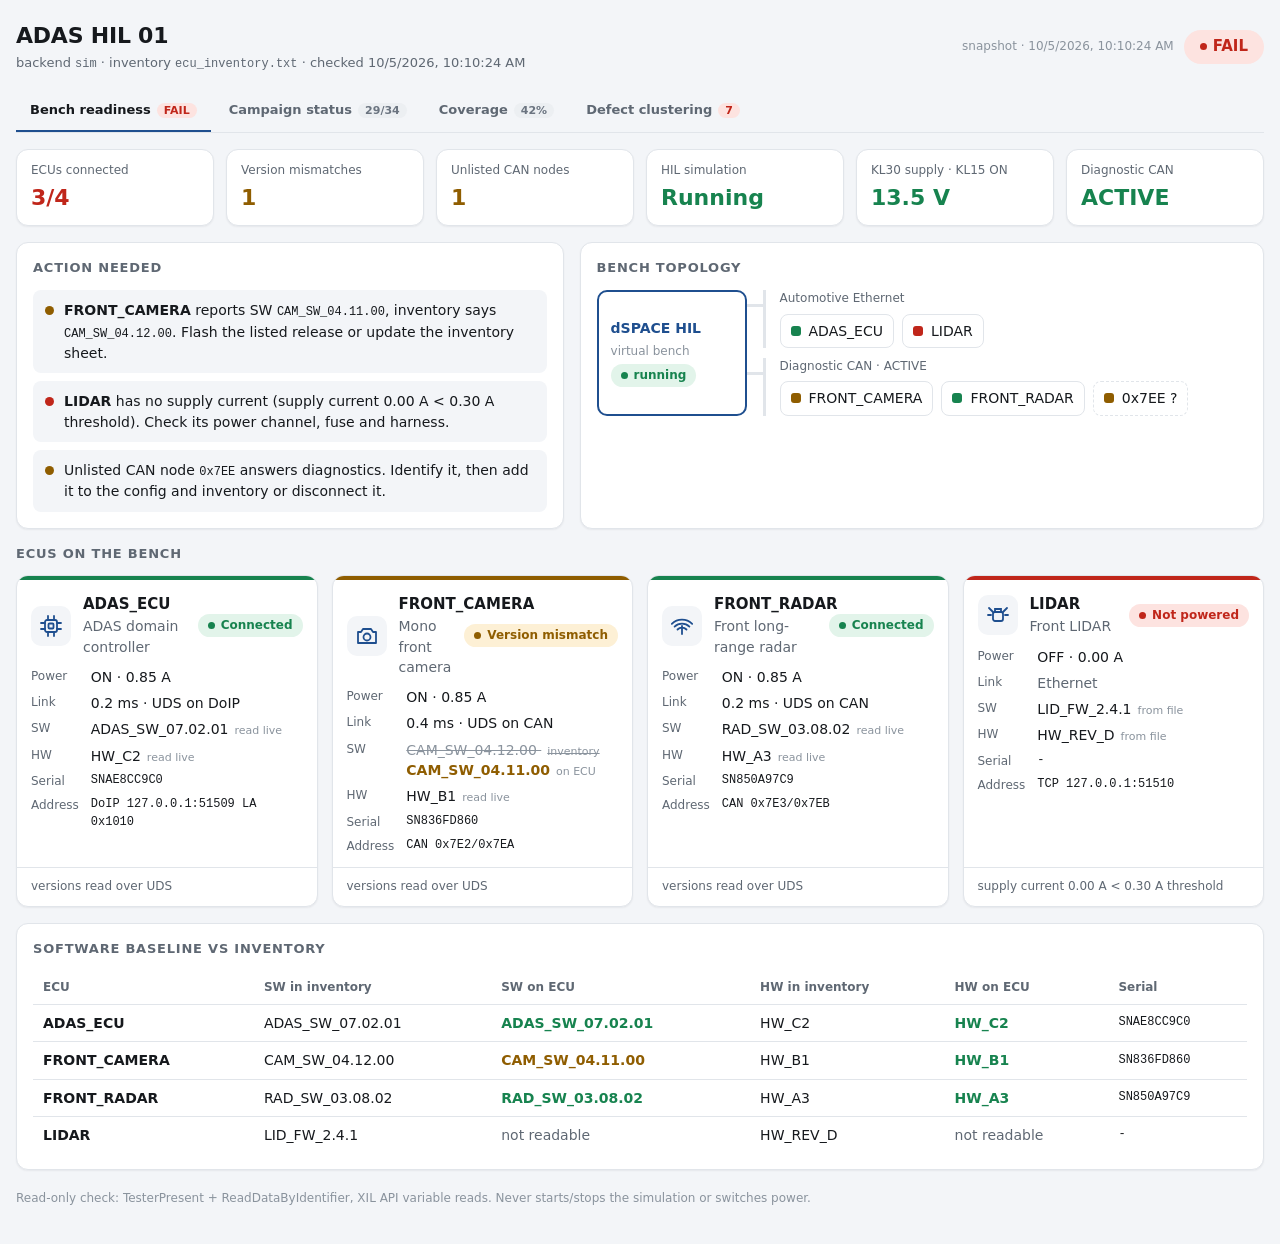
<file: demos/adas-hil-dashboard.html>
<!doctype html>
<html lang="en">
<head>
<meta charset="utf-8">
<meta name="viewport" content="width=device-width,initial-scale=1">
<title>ADAS HIL 01 · HIL status</title>
<style>
:root{
  --bg:#f3f5f8;--panel:#fff;--ink:#16191d;--muted:#5f6873;--faint:#8a939d;--line:#e1e5ea;
  --ok:#17834f;--ok-bg:#e2f4ea;--warn:#8f5d00;--warn-bg:#fdf0d5;--bad:#c0261a;--bad-bg:#fde3e0;
  --off:#6b7480;--off-bg:#eceff2;--accent:#1f4f8f;--shadow:0 1px 2px rgba(16,24,40,.06);
}
@media (prefers-color-scheme:dark){:root{
  --bg:#0f1215;--panel:#181c20;--ink:#e8eaed;--muted:#a1aab4;--faint:#77808a;--line:#2a3036;
  --ok:#5ad49a;--ok-bg:#12301f;--warn:#f3c66b;--warn-bg:#352a10;--bad:#ff8b80;--bad-bg:#3b1714;
  --off:#9aa3ad;--off-bg:#252a30;--accent:#8db6f0;--shadow:none}}
*{box-sizing:border-box}
body{margin:0;background:var(--bg);color:var(--ink);font:14px/1.45 "Segoe UI",system-ui,-apple-system,Roboto,sans-serif}
main{max-width:1280px;margin:0 auto;padding:20px 16px 40px}
h1{font-size:22px;margin:0;letter-spacing:-.01em}
h2{font-size:13px;text-transform:uppercase;letter-spacing:.06em;color:var(--muted);margin:0 0 12px;font-weight:600}
code,.mono{font-family:ui-monospace,"Cascadia Mono",Consolas,monospace;font-size:12px}
.muted{color:var(--muted)}.faint{color:var(--faint);font-size:12px}
.top{display:flex;flex-wrap:wrap;gap:12px;align-items:center;justify-content:space-between;margin-bottom:18px}
.top .right{display:flex;flex-wrap:wrap;gap:10px;align-items:center}
.sub{color:var(--muted);font-size:13px;margin-top:2px}
button{font:inherit;font-size:13px;border:1px solid var(--line);background:var(--panel);color:var(--ink);
  border-radius:8px;padding:7px 12px;cursor:pointer;min-height:36px}
button:hover{border-color:var(--accent)}button:disabled{opacity:.6;cursor:wait}
.pill{display:inline-flex;align-items:center;gap:6px;padding:3px 10px;border-radius:999px;font-size:12px;font-weight:600;white-space:nowrap}
.pill::before{content:"";width:7px;height:7px;border-radius:50%;background:currentColor}
.pill.big{font-size:15px;padding:6px 16px}
.ok{color:var(--ok);background:var(--ok-bg)}.warn{color:var(--warn);background:var(--warn-bg)}
.bad{color:var(--bad);background:var(--bad-bg)}.off{color:var(--off);background:var(--off-bg)}
.panel{background:var(--panel);border:1px solid var(--line);border-radius:12px;padding:16px;box-shadow:var(--shadow)}
.kpis{display:grid;grid-template-columns:repeat(6,minmax(0,1fr));gap:12px;margin-bottom:16px}
@media (max-width:980px){.kpis{grid-template-columns:repeat(3,minmax(0,1fr))}}
@media (max-width:520px){.kpis{grid-template-columns:repeat(2,minmax(0,1fr))}}
.kpi{background:var(--panel);border:1px solid var(--line);border-radius:12px;padding:12px 14px;box-shadow:var(--shadow)}
.kpi .v{font-size:22px;font-weight:650;margin-top:2px;font-variant-numeric:tabular-nums}
.kpi .l{font-size:12px;color:var(--muted)}
.kpi.ok .v{color:var(--ok)}.kpi.warn .v{color:var(--warn)}.kpi.bad .v{color:var(--bad)}
.kpi.ok,.kpi.warn,.kpi.bad{background:var(--panel)}
.row2{display:grid;grid-template-columns:minmax(0,1fr) minmax(0,1.25fr);gap:16px;margin-bottom:16px}
@media (max-width:860px){.row2{grid-template-columns:1fr}}
.actions{list-style:none;margin:0;padding:0;display:grid;gap:8px}
.actions li{display:grid;grid-template-columns:auto 1fr;gap:10px;align-items:start;padding:10px 12px;border-radius:8px;background:var(--bg)}
.actions .dot{width:9px;height:9px;border-radius:50%;margin-top:6px;background:currentColor}
.actions b{font-weight:600}
/* topology */
.topo{display:grid;grid-template-columns:150px 1fr;gap:0;align-items:stretch}
@media (max-width:560px){.topo{grid-template-columns:1fr}.rigbox{margin-bottom:10px}.lane{border-left:0!important;padding-left:0!important}}
.rigbox{border:2px solid var(--accent);border-radius:10px;padding:12px;display:flex;flex-direction:column;justify-content:center;gap:4px}
.rigbox b{color:var(--accent)}
.lanes{display:grid;gap:10px;padding-left:16px}
.lane{border-left:3px solid var(--line);padding-left:14px;position:relative}
.lane::before{content:"";position:absolute;left:-19px;top:14px;width:16px;border-top:3px solid var(--line)}
.lane .name{font-size:12px;color:var(--muted);margin-bottom:6px}
.nodes{display:flex;flex-wrap:wrap;gap:8px}
.node{border:1px solid var(--line);border-radius:8px;padding:6px 10px;display:flex;align-items:center;gap:8px;background:var(--panel)}
.node .sw{width:10px;height:10px;border-radius:3px}
.node.unknown{border-style:dashed}
.sw.ok{background:var(--ok)}.sw.warn{background:var(--warn)}.sw.bad{background:var(--bad)}.sw.off{background:var(--off)}
/* ECU cards */
.cards{display:grid;grid-template-columns:repeat(auto-fill,minmax(280px,1fr));gap:14px;margin-bottom:16px}
.card{background:var(--panel);border:1px solid var(--line);border-radius:12px;overflow:hidden;box-shadow:var(--shadow);display:flex;flex-direction:column}
.card .bar{height:4px}
.bar.ok{background:var(--ok)}.bar.warn{background:var(--warn)}.bar.bad{background:var(--bad)}.bar.off{background:var(--off)}
.card .head{display:flex;gap:12px;align-items:center;padding:14px 14px 10px}
.icon{width:40px;height:40px;border-radius:10px;display:grid;place-items:center;background:var(--bg);color:var(--accent);flex:none}
.icon svg{width:24px;height:24px}
.card .title{min-width:0;flex:1}.card .title b{display:block;font-size:15px}
.card dl{margin:0;padding:0 14px 12px;display:grid;grid-template-columns:auto 1fr;gap:6px 12px}
.card dt{color:var(--muted);font-size:12px;padding-top:1px}.card dd{margin:0;overflow-wrap:anywhere}
.card .foot{margin-top:auto;padding:10px 14px;border-top:1px solid var(--line);font-size:12px;color:var(--muted);overflow-wrap:anywhere}
.mis{color:var(--warn);font-weight:600;white-space:nowrap}
.was{display:block;color:var(--faint);text-decoration:line-through;white-space:nowrap}
.src{font-size:11px;color:var(--faint);margin-left:6px}
/* tables */
.tw{overflow-x:auto}
table{border-collapse:collapse;width:100%}
th,td{text-align:left;padding:8px 10px;border-bottom:1px solid var(--line);white-space:nowrap}
th{font-size:12px;color:var(--muted);font-weight:600}
tr:last-child td{border-bottom:0}
td.okc{color:var(--ok);font-weight:600}td.misc{color:var(--warn);font-weight:600}
/* history */
.hist{display:grid;grid-template-columns:max-content 1fr;gap:4px 12px;align-items:center}
.cells{display:flex;gap:3px;flex-wrap:nowrap;overflow:hidden;justify-content:flex-end}
.cell{width:12px;height:16px;border-radius:3px;flex:none}
.cell.ok{background:var(--ok)}.cell.warn{background:var(--warn)}.cell.bad{background:var(--bad)}.cell.off{background:var(--off)}
.legend{display:flex;gap:14px;flex-wrap:wrap;margin-top:10px;font-size:12px;color:var(--muted)}
.legend span{display:inline-flex;gap:6px;align-items:center}
.stale{color:var(--bad);font-weight:600}
footer{margin-top:20px;color:var(--faint);font-size:12px}
/* tabs */
.tabs{display:flex;gap:4px;border-bottom:1px solid var(--line);margin-bottom:16px;overflow-x:auto}
.tabs button{border:0;border-bottom:2px solid transparent;border-radius:0;background:none;color:var(--muted);
  padding:10px 14px;white-space:nowrap;font-weight:600}
.tabs button[aria-selected=true]{color:var(--ink);border-bottom-color:var(--accent)}
.tabs button .n{margin-left:6px;font-size:11px;padding:1px 7px;border-radius:999px}
/* stacked bars */
.stack{display:flex;height:14px;border-radius:7px;overflow:hidden;background:var(--off-bg);gap:2px}
.stack.big{height:26px;border-radius:8px}
.stack i{display:block;height:100%}
.s-PASS{background:var(--ok)}.s-FAIL{background:var(--bad)}.s-BLOCKED{background:var(--warn)}.s-NOT_RUN{background:var(--off)}
.stack i+i{border-left:0}
.legend i{display:inline-block;width:10px;height:10px;border-radius:3px}
.covrow{display:grid;grid-template-columns:90px 1fr 80px;gap:10px;align-items:center;margin-bottom:10px;font-size:13px}
.covrow .num{text-align:right;font-variant-numeric:tabular-nums;color:var(--muted)}
.c-VERIFIED{background:var(--ok)}.c-FAILED{background:var(--bad)}.c-PARTIAL{background:var(--warn)}
.c-NOT_EXECUTED{background:var(--off)}.c-NO_TEST{background:transparent;border:1px dashed var(--faint)}
.filters{display:flex;flex-wrap:wrap;gap:6px;margin-bottom:10px}
.filters button{min-height:30px;padding:4px 10px;font-size:12px}
.filters button[aria-pressed=true]{border-color:var(--accent);color:var(--accent)}
/* heat matrix */
table.heat td,table.heat th{text-align:center}
table.heat td:first-child,table.heat th:first-child{text-align:left}
.hc{display:inline-grid;place-items:center;min-width:34px;height:28px;border-radius:6px;font-weight:600;font-variant-numeric:tabular-nums}
.h0{color:var(--faint)}.h1{background:var(--bad-bg);color:var(--bad)}.h2{background:color-mix(in srgb,var(--bad) 45%,var(--bad-bg));color:#fff}
.h3{background:var(--bad);color:#fff}
/* clusters */
.clusters{display:grid;grid-template-columns:repeat(auto-fill,minmax(320px,1fr));gap:14px;margin-bottom:16px}
.cluster{background:var(--panel);border:1px solid var(--line);border-radius:12px;padding:14px;box-shadow:var(--shadow)}
.cluster .top2{display:flex;justify-content:space-between;gap:10px;align-items:flex-start;margin-bottom:8px}
.cluster .size{font-size:26px;font-weight:700;line-height:1;font-variant-numeric:tabular-nums}
.cluster .sig{font-weight:600;margin:2px 0 8px}
.tags{display:flex;flex-wrap:wrap;gap:6px;margin-bottom:8px}
.tag{font-size:11px;padding:2px 8px;border-radius:6px;background:var(--bg);color:var(--muted)}
.cluster ul{margin:6px 0 0;padding-left:18px;font-size:12px;color:var(--muted)}
.why{font-size:12px;margin-top:8px;padding:8px 10px;border-radius:8px;background:var(--warn-bg);color:var(--warn)}
.section{margin-bottom:16px}
</style>
</head>
<body>
<main>
  <header class="top">
    <div><h1 id="rig"></h1><div class="sub" id="sub"></div></div>
    <div class="right">
      <span id="ago" class="faint"></span>
      <button id="refresh" hidden>Re-check now</button>
      <span id="overall" class="pill big"></span>
    </div>
  </header>

  <nav class="tabs" id="tabs" role="tablist">
    <button role="tab" data-view="bench">Bench readiness</button>
    <button role="tab" data-view="campaign">Campaign status</button>
    <button role="tab" data-view="coverage">Coverage</button>
    <button role="tab" data-view="defects">Defect clustering</button>
  </nav>

  <div class="view" id="view-campaign" hidden>
    <section class="kpis" id="c-kpis"></section>
    <section class="panel section"><h2>Execution</h2><div id="c-bar"></div><div class="legend" id="c-legend"></div></section>
    <section class="panel section"><h2>By feature</h2><div class="tw"><table id="c-feat"></table></div></section>
    <p class="faint">Visibility for the test manager. Nothing here signs a release off automatically.</p>
  </div>

  <div class="view" id="view-coverage" hidden>
    <section class="kpis" id="v-kpis"></section>
    <section class="row2">
      <div class="panel"><h2>By feature</h2><div id="v-feat"></div></div>
      <div class="panel"><h2>By ASIL</h2><div id="v-asil"></div></div>
    </section>
    <section class="panel section"><h2>Requirements</h2>
      <div class="filters" id="v-filters"></div>
      <div class="tw"><table id="v-reqs"></table></div></section>
  </div>

  <div class="view" id="view-defects" hidden>
    <section class="kpis" id="d-kpis"></section>
    <section class="panel section"><h2>Failures by feature × ECU</h2><div class="tw"><table class="heat" id="d-heat"></table></div></section>
    <h2>Clusters <span class="faint" style="text-transform:none;letter-spacing:0">grouped by defect ID, or by failure signature with numbers masked</span></h2>
    <section class="clusters" id="d-clusters"></section>
  </div>

  <div class="view" id="view-bench">
  <section class="kpis" id="kpis"></section>

  <section class="row2">
    <div class="panel"><h2>Action needed</h2><ul class="actions" id="actions"></ul></div>
    <div class="panel"><h2>Bench topology</h2><div class="topo" id="topo"></div></div>
  </section>

  <h2>ECUs on the bench</h2>
  <section class="cards" id="cards"></section>

  <section class="panel section"><h2>Software baseline vs inventory</h2><div class="tw"><table id="baseline"></table></div></section>

  <section class="panel section" id="histPanel"><h2>History</h2><div class="hist" id="hist"></div>
    <div class="legend"><span><i class="cell ok"></i>OK</span><span><i class="cell warn"></i>Version mismatch / not probed</span>
    <span><i class="cell bad"></i>Not powered / no response / error</span></div></section>
  </div>

  <footer id="foot"></footer>
</main>

<script id="data" type="application/json">{"status": {"rig_name": "ADAS HIL 01", "backend": "sim", "timestamp": "2026-10-05T15:40:24+05:30", "inventory_file": "config\\..\\data\\ecu_inventory.txt", "overall": "FAIL", "rig": {"simulation_state": "RUNNING", "application": "virtual ADAS bench (no hardware)", "kl30_voltage_v": 13.5, "kl15": "ON"}, "bus": {"interface": "virtual", "channel": "adas_hil_sim_18a6d110440", "state": "ACTIVE", "responders": ["0x7EA", "0x7EB", "0x7EE"]}, "ecus": [{"name": "ADAS_ECU", "ecu_type": "ADAS domain controller", "transport": "doip", "address": "DoIP 127.0.0.1:51509 LA 0x1010", "state": "OK", "powered": true, "supply_current_a": 0.85, "response_ms": 0.2, "expected": {"sw_version": "ADAS_SW_07.02.01", "hw_version": "HW_C2"}, "actual": {"sw_version": "ADAS_SW_07.02.01", "hw_version": "HW_C2", "serial_number": "SNAE8CC9C0"}, "mismatches": [], "detail": "versions read over UDS", "extra": {"bus": "Automotive Ethernet (DoIP)"}, "connected": true}, {"name": "FRONT_CAMERA", "ecu_type": "Mono front camera", "transport": "can", "address": "CAN 0x7E2/0x7EA", "state": "VERSION_MISMATCH", "powered": true, "supply_current_a": 0.85, "response_ms": 0.4, "expected": {"sw_version": "CAM_SW_04.12.00", "hw_version": "HW_B1"}, "actual": {"sw_version": "CAM_SW_04.11.00", "hw_version": "HW_B1", "serial_number": "SN836FD860"}, "mismatches": ["sw_version: inventory 'CAM_SW_04.12.00', ECU reports 'CAM_SW_04.11.00'"], "detail": "versions read over UDS", "extra": {"bus": "CAN"}, "connected": true}, {"name": "FRONT_RADAR", "ecu_type": "Front long-range radar", "transport": "can", "address": "CAN 0x7E3/0x7EB", "state": "OK", "powered": true, "supply_current_a": 0.85, "response_ms": 0.2, "expected": {"sw_version": "RAD_SW_03.08.02", "hw_version": "HW_A3"}, "actual": {"sw_version": "RAD_SW_03.08.02", "hw_version": "HW_A3", "serial_number": "SN850A97C9"}, "mismatches": [], "detail": "versions read over UDS", "extra": {"bus": "CAN"}, "connected": true}, {"name": "LIDAR", "ecu_type": "Front LIDAR", "transport": "tcp", "address": "TCP 127.0.0.1:51510", "state": "NOT_POWERED", "powered": false, "supply_current_a": 0.0, "response_ms": null, "expected": {"sw_version": "LID_FW_2.4.1", "hw_version": "HW_REV_D"}, "actual": {}, "mismatches": [], "detail": "supply current 0.00 A < 0.30 A threshold", "extra": {"bus": "Automotive Ethernet"}, "connected": false}], "unknown_responders": ["0x7EE"], "notes": ["CAN IDs answering TesterPresent but not in the rig config: 0x7EE"], "campaign": {"meta": {"name": "ADAS SOP-2 regression", "release": "ADAS_SW_07.02.01", "planned_end": "2026-10-03", "first_execution": "2026-09-29T09:05:00", "last_execution": "2026-10-01T09:30:00"}, "status": {"total": 34, "executed": 29, "PASS": 18, "FAIL": 11, "BLOCKED": 3, "NOT_RUN": 2, "pass_rate": 62.1, "by_feature": [{"feature": "ACC", "total": 11, "PASS": 6, "FAIL": 4, "BLOCKED": 0, "NOT_RUN": 1}, {"feature": "AEB", "total": 9, "PASS": 4, "FAIL": 3, "BLOCKED": 2, "NOT_RUN": 0}, {"feature": "DIAG", "total": 4, "PASS": 3, "FAIL": 0, "BLOCKED": 1, "NOT_RUN": 0}, {"feature": "LKA", "total": 7, "PASS": 4, "FAIL": 2, "BLOCKED": 0, "NOT_RUN": 1}, {"feature": "TSR", "total": 3, "PASS": 1, "FAIL": 2, "BLOCKED": 0, "NOT_RUN": 0}]}, "coverage": {"overall": {"total": 24, "planned": 21, "executed": 18, "verified": 10, "failed": 6}, "by_feature": [{"name": "ACC", "total": 6, "planned": 5, "executed": 5, "verified": 2, "failed": 2}, {"name": "AEB", "total": 6, "planned": 6, "executed": 5, "verified": 3, "failed": 2}, {"name": "DIAG", "total": 3, "planned": 2, "executed": 2, "verified": 1, "failed": 0}, {"name": "LKA", "total": 5, "planned": 5, "executed": 4, "verified": 3, "failed": 1}, {"name": "TSR", "total": 4, "planned": 3, "executed": 2, "verified": 1, "failed": 1}], "by_asil": [{"name": "A", "total": 7, "planned": 6, "executed": 5, "verified": 3, "failed": 2}, {"name": "B", "total": 11, "planned": 10, "executed": 8, "verified": 3, "failed": 3}, {"name": "QM", "total": 6, "planned": 5, "executed": 5, "verified": 4, "failed": 1}], "requirements": [{"id": "REQ-ACC-001", "title": "Engage ACC above 30 km/h on driver request", "feature": "ACC", "asil": "B", "state": "PARTIAL", "tests": ["TC-ACC-001", "TC-ACC-002", "TC-ACC-011"]}, {"id": "REQ-ACC-002", "title": "Disengage ACC when the brake pedal is pressed", "feature": "ACC", "asil": "B", "state": "FAILED", "tests": ["TC-ACC-003", "TC-ACC-004"]}, {"id": "REQ-ACC-003", "title": "Hold the set speed within 2 km/h on a flat road", "feature": "ACC", "asil": "QM", "state": "VERIFIED", "tests": ["TC-ACC-005", "TC-ACC-006"]}, {"id": "REQ-ACC-004", "title": "Follow a lead vehicle at the selected time gap", "feature": "ACC", "asil": "A", "state": "FAILED", "tests": ["TC-ACC-007", "TC-ACC-008", "TC-ACC-009"]}, {"id": "REQ-ACC-005", "title": "Allow driver override with the accelerator", "feature": "ACC", "asil": "A", "state": "VERIFIED", "tests": ["TC-ACC-010"]}, {"id": "REQ-ACC-006", "title": "Deactivate ACC on radar blockage", "feature": "ACC", "asil": "B", "state": "NO_TEST", "tests": []}, {"id": "REQ-AEB-001", "title": "Warn at TTC 2.6 s for a stationary target", "feature": "AEB", "asil": "B", "state": "VERIFIED", "tests": ["TC-AEB-001"]}, {"id": "REQ-AEB-002", "title": "Partial braking at TTC 1.6 s", "feature": "AEB", "asil": "B", "state": "VERIFIED", "tests": ["TC-AEB-002"]}, {"id": "REQ-AEB-003", "title": "Full braking at TTC 0.9 s", "feature": "AEB", "asil": "B", "state": "FAILED", "tests": ["TC-AEB-003", "TC-AEB-004"]}, {"id": "REQ-AEB-004", "title": "Detect pedestrians with camera-radar fusion", "feature": "AEB", "asil": "B", "state": "FAILED", "tests": ["TC-AEB-005", "TC-AEB-006"]}, {"id": "REQ-AEB-005", "title": "Confirm targets with LIDAR in low light", "feature": "AEB", "asil": "B", "state": "NOT_EXECUTED", "tests": ["TC-AEB-007", "TC-AEB-008"]}, {"id": "REQ-AEB-006", "title": "Suppress AEB on driver steering evasion", "feature": "AEB", "asil": "A", "state": "VERIFIED", "tests": ["TC-AEB-009"]}, {"id": "REQ-LKA-001", "title": "Detect solid and dashed lane markings", "feature": "LKA", "asil": "A", "state": "FAILED", "tests": ["TC-LKA-001", "TC-LKA-002"]}, {"id": "REQ-LKA-002", "title": "Apply corrective torque at lane departure", "feature": "LKA", "asil": "B", "state": "VERIFIED", "tests": ["TC-LKA-003", "TC-LKA-004"]}, {"id": "REQ-LKA-003", "title": "Warn after 15 s hands-off", "feature": "LKA", "asil": "A", "state": "VERIFIED", "tests": ["TC-LKA-005"]}, {"id": "REQ-LKA-004", "title": "Suppress LKA with the indicator on", "feature": "LKA", "asil": "QM", "state": "VERIFIED", "tests": ["TC-LKA-006"]}, {"id": "REQ-LKA-005", "title": "Degrade LKA on camera blockage", "feature": "LKA", "asil": "B", "state": "NOT_EXECUTED", "tests": ["TC-LKA-007"]}, {"id": "REQ-TSR-001", "title": "Recognise speed-limit signs", "feature": "TSR", "asil": "QM", "state": "FAILED", "tests": ["TC-TSR-001", "TC-TSR-002"]}, {"id": "REQ-TSR-002", "title": "Show the recognised limit in the cluster within 1 s", "feature": "TSR", "asil": "QM", "state": "VERIFIED", "tests": ["TC-TSR-003"]}, {"id": "REQ-TSR-003", "title": "Handle supplementary signs (time and weather)", "feature": "TSR", "asil": "QM", "state": "NO_TEST", "tests": []}, {"id": "REQ-TSR-004", "title": "Feed the speed limit to ACC", "feature": "TSR", "asil": "A", "state": "NOT_EXECUTED", "tests": ["TC-ACC-011"]}, {"id": "REQ-DIAG-001", "title": "Set a DTC on sensor communication loss", "feature": "DIAG", "asil": "B", "state": "PARTIAL", "tests": ["TC-DIAG-001", "TC-DIAG-002", "TC-DIAG-003"]}, {"id": "REQ-DIAG-002", "title": "Identification DIDs readable in the default session", "feature": "DIAG", "asil": "QM", "state": "VERIFIED", "tests": ["TC-DIAG-004"]}, {"id": "REQ-DIAG-003", "title": "Set a DTC on sensor misalignment", "feature": "DIAG", "asil": "A", "state": "NO_TEST", "tests": []}]}, "defects": {"clusters": [{"key": "sig:lidar not reachable", "defect_id": "", "signature": "LIDAR not reachable", "size": 3, "statuses": {"BLOCKED": 3}, "ecus": ["LIDAR"], "features": ["AEB", "DIAG"], "requirements": ["REQ-AEB-005", "REQ-DIAG-001"], "tests": [{"id": "TC-AEB-007", "title": "Low-light car confirmed by LIDAR", "status": "BLOCKED"}, {"id": "TC-AEB-008", "title": "Low-light cyclist confirmed by LIDAR", "status": "BLOCKED"}, {"id": "TC-DIAG-003", "title": "LIDAR communication loss DTC", "status": "BLOCKED"}], "suspect_bench": true, "bench_reasons": ["LIDAR: not powered"], "needs_ticket": false}, {"key": "defect:ADAS-1042", "defect_id": "ADAS-1042", "signature": "ACC_Status stays ACTIVE after brake pedal", "size": 2, "statuses": {"FAIL": 2}, "ecus": ["ADAS_ECU"], "features": ["ACC"], "requirements": ["REQ-ACC-002"], "tests": [{"id": "TC-ACC-003", "title": "Brake pedal disengages ACC", "status": "FAIL"}, {"id": "TC-ACC-004", "title": "Brake pedal in a curve", "status": "FAIL"}], "suspect_bench": false, "bench_reasons": [], "needs_ticket": false}, {"key": "defect:ADAS-1051", "defect_id": "ADAS-1051", "signature": "Radar target dropout beyond 140 m", "size": 2, "statuses": {"FAIL": 2}, "ecus": ["FRONT_RADAR"], "features": ["ACC"], "requirements": ["REQ-ACC-004"], "tests": [{"id": "TC-ACC-008", "title": "Lead vehicle cut-out at 150 m", "status": "FAIL"}, {"id": "TC-ACC-009", "title": "Approach lead vehicle from 160 m", "status": "FAIL"}], "suspect_bench": false, "bench_reasons": [], "needs_ticket": false}, {"key": "sig:lane marking confidence below #", "defect_id": "", "signature": "Lane marking confidence below 0.4", "size": 2, "statuses": {"FAIL": 2}, "ecus": ["FRONT_CAMERA"], "features": ["LKA"], "requirements": ["REQ-LKA-001"], "tests": [{"id": "TC-LKA-001", "title": "Solid lane markings", "status": "FAIL"}, {"id": "TC-LKA-002", "title": "Dashed lane markings", "status": "FAIL"}], "suspect_bench": true, "bench_reasons": ["FRONT_CAMERA: sw_version: inventory 'CAM_SW_04.12.00', ECU reports 'CAM_SW_04.11.00'"], "needs_ticket": false}, {"key": "sig:pedestrian not fused: camera object list empty", "defect_id": "", "signature": "Pedestrian not fused: camera object list empty", "size": 2, "statuses": {"FAIL": 2}, "ecus": ["FRONT_CAMERA"], "features": ["AEB"], "requirements": ["REQ-AEB-004"], "tests": [{"id": "TC-AEB-005", "title": "Pedestrian crossing by day", "status": "FAIL"}, {"id": "TC-AEB-006", "title": "Pedestrian crossing at dusk", "status": "FAIL"}], "suspect_bench": true, "bench_reasons": ["FRONT_CAMERA: sw_version: inventory 'CAM_SW_04.12.00', ECU reports 'CAM_SW_04.11.00'"], "needs_ticket": false}, {"key": "sig:sign class not recognised", "defect_id": "", "signature": "Sign class not recognised", "size": 2, "statuses": {"FAIL": 2}, "ecus": ["FRONT_CAMERA"], "features": ["TSR"], "requirements": ["REQ-TSR-001"], "tests": [{"id": "TC-TSR-001", "title": "Speed limit 80 sign", "status": "FAIL"}, {"id": "TC-TSR-002", "title": "Speed limit 50 sign at night", "status": "FAIL"}], "suspect_bench": true, "bench_reasons": ["FRONT_CAMERA: sw_version: inventory 'CAM_SW_04.12.00', ECU reports 'CAM_SW_04.11.00'"], "needs_ticket": false}, {"key": "defect:ADAS-1060", "defect_id": "ADAS-1060", "signature": "Brake request 180 ms later than the TTC threshold", "size": 1, "statuses": {"FAIL": 1}, "ecus": ["ADAS_ECU"], "features": ["AEB"], "requirements": ["REQ-AEB-003"], "tests": [{"id": "TC-AEB-004", "title": "Full braking at 70 km/h", "status": "FAIL"}], "suspect_bench": false, "bench_reasons": [], "needs_ticket": false}], "matrix": {"features": ["ACC", "AEB", "DIAG", "LKA", "TSR"], "ecus": ["ADAS_ECU", "FRONT_CAMERA", "FRONT_RADAR", "LIDAR"], "fails": {"ACC": {"ADAS_ECU": 2, "FRONT_CAMERA": 0, "FRONT_RADAR": 2, "LIDAR": 0}, "AEB": {"ADAS_ECU": 1, "FRONT_CAMERA": 2, "FRONT_RADAR": 0, "LIDAR": 2}, "DIAG": {"ADAS_ECU": 0, "FRONT_CAMERA": 0, "FRONT_RADAR": 0, "LIDAR": 1}, "LKA": {"ADAS_ECU": 0, "FRONT_CAMERA": 2, "FRONT_RADAR": 0, "LIDAR": 0}, "TSR": {"ADAS_ECU": 0, "FRONT_CAMERA": 2, "FRONT_RADAR": 0, "LIDAR": 0}}}}, "notes": []}}, "history": [{"t": "2026-10-05T15:40:24+05:30", "overall": "FAIL", "ecus": {"ADAS_ECU": "OK", "FRONT_CAMERA": "VERSION_MISMATCH", "FRONT_RADAR": "OK", "LIDAR": "NOT_POWERED"}}], "live": false, "interval_s": 0}</script>
<script>
(() => {
  let D = JSON.parse(document.getElementById("data").textContent);
  const $ = (id) => document.getElementById(id);
  const esc = (v) => String(v ?? "").replace(/[&<>"']/g, (c) => ({"&":"&amp;","<":"&lt;",">":"&gt;",'"':"&quot;","'":"&#39;"}[c]));
  const TONE = {OK:"ok",PASS:"ok",VERSION_MISMATCH:"warn",NOT_PROBED:"warn",WARN:"warn",
                NO_RESPONSE:"bad",NOT_POWERED:"bad",ERROR:"bad",FAIL:"bad"};
  const LABEL = {OK:"Connected",VERSION_MISMATCH:"Version mismatch",NO_RESPONSE:"No response",
                 NOT_POWERED:"Not powered",NOT_PROBED:"Not probed",ERROR:"Error"};
  const tone = (s) => TONE[s] || "off";

  const ICONS = {
    camera:'<svg viewBox="0 0 24 24" fill="none" stroke="currentColor" stroke-width="1.8" stroke-linecap="round" stroke-linejoin="round"><path d="M3 8h3l2-3h8l2 3h3v11H3z"/><circle cx="12" cy="13" r="3.5"/></svg>',
    radar:'<svg viewBox="0 0 24 24" fill="none" stroke="currentColor" stroke-width="1.8" stroke-linecap="round"><path d="M12 20V12"/><path d="M7.5 15.5a6.4 6.4 0 0 1 9 0"/><path d="M4.6 12.6a10.5 10.5 0 0 1 14.8 0"/><path d="M1.8 9.8a14.5 14.5 0 0 1 20.4 0"/></svg>',
    lidar:'<svg viewBox="0 0 24 24" fill="none" stroke="currentColor" stroke-width="1.8" stroke-linecap="round"><rect x="7" y="9" width="10" height="9" rx="2"/><path d="M9 9V6h6v3"/><path d="M3 5l4 4M21 5l-4 4M2 12h3M19 12h3"/></svg>',
    ecu:'<svg viewBox="0 0 24 24" fill="none" stroke="currentColor" stroke-width="1.8" stroke-linecap="round"><rect x="6" y="6" width="12" height="12" rx="2"/><rect x="9.5" y="9.5" width="5" height="5" rx="1"/><path d="M9 2v4M15 2v4M9 18v4M15 18v4M2 9h4M2 15h4M18 9h4M18 15h4"/></svg>',
  };
  const kind = (e) => {
    const t = (e.name + " " + e.ecu_type).toLowerCase();
    if (t.includes("lidar")) return "lidar";
    if (t.includes("radar")) return "radar";
    if (t.includes("cam")) return "camera";
    return "ecu";
  };
  const power = (e) => e.supply_current_a == null ? '<span class="muted">not measured</span>'
    : `${e.powered ? "ON" : "OFF"} · ${Number(e.supply_current_a).toFixed(2)} A`;
  const link = (e) => {
    const via = {can:"UDS on CAN",doip:"UDS on DoIP",tcp:"Ethernet",none:"power only"}[e.transport] || "-";
    return e.response_ms == null ? `<span class="muted">${esc(via)}</span>` : `${Number(e.response_ms).toFixed(1)} ms · ${esc(via)}`;
  };
  const isMis = (e, f) => (e.mismatches || []).some((m) => m.startsWith(f));
  const ver = (e, f) => {
    const exp = e.expected[f] || "", act = e.actual[f];
    if (act == null) return exp ? `${esc(exp)}<span class="src">from file</span>` : '<span class="muted">-</span>';
    if (exp && isMis(e, f)) return `<span class="was">${esc(exp)} <span class="src">inventory</span></span><span class="mis">${esc(act)}</span><span class="src">on ECU</span>`;
    return `${esc(act)}<span class="src">read live</span>`;
  };

  function actions(s) {
    const out = [];
    const rigState = String(s.rig.simulation_state || "");
    if (s.rig.error) out.push(["bad", `<b>Rig backend unavailable.</b> ${esc(s.rig.error)}`]);
    else if (rigState && !rigState.toUpperCase().includes("RUNNING"))
      out.push(["bad", `<b>HIL simulation not running</b> (${esc(rigState)}). Start the application before testing.`]);
    for (const e of s.ecus) {
      const n = `<b>${esc(e.name)}</b>`;
      if (e.state === "NOT_POWERED") out.push(["bad", `${n} has no supply current (${esc(e.detail)}). Check its power channel, fuse and harness.`]);
      else if (e.state === "NO_RESPONSE") out.push(["bad", `${n} is powered but silent. Check bus wiring and termination, the DoIP IP/VLAN, or whether it is stuck in the bootloader. <span class="faint">${esc(e.detail)}</span>`]);
      else if (e.state === "ERROR") out.push(["bad", `${n}: protocol error. ${esc(e.detail)}`]);
      else if (e.state === "VERSION_MISMATCH")
        for (const f of ["sw_version", "hw_version"]) if (isMis(e, f))
          out.push(["warn", `${n} reports ${f === "sw_version" ? "SW" : "HW"} <code>${esc(e.actual[f])}</code>, inventory says <code>${esc(e.expected[f])}</code>. ${f === "sw_version" ? "Flash the listed release or update the inventory sheet." : "Swap the unit or correct the inventory sheet."}`]);
      else if (e.state === "NOT_PROBED") out.push(["warn", `${n} is in the inventory but has no access entry in the rig config, so it was not checked live.`]);
      if (e.detail && e.detail.includes("read failed")) out.push(["warn", `${n}: some identification DIDs could not be read. <span class="faint">${esc(e.detail)}</span>`]);
    }
    for (const id of s.unknown_responders) out.push(["warn", `Unlisted CAN node <code>${esc(id)}</code> answers diagnostics. Identify it, then add it to the config and inventory or disconnect it.`]);
    for (const n of s.notes) if (n.includes("not in the inventory file")) out.push(["warn", esc(n)]);
    return out;
  }

  function render() {
    const s = D.status;
    document.title = `${s.overall} · ${s.rig_name}`;
    $("rig").textContent = s.rig_name;
    $("sub").innerHTML = `backend <code>${esc(s.backend)}</code> · inventory <code>${esc(s.inventory_file.split(/[\\/]/).pop())}</code> · checked ${esc(new Date(s.timestamp).toLocaleString())}`;
    $("overall").className = `pill big ${tone(s.overall)}`;
    $("overall").textContent = s.overall;

    const n = s.ecus.length, conn = s.ecus.filter((e) => e.connected).length;
    const mism = s.ecus.filter((e) => e.state === "VERSION_MISMATCH").length;
    const sim = String(s.rig.simulation_state ?? (s.rig.error ? "unavailable" : "-"));
    const simOk = sim.toUpperCase().includes("RUNNING");
    const kl30 = s.rig.kl30_voltage_v;
    const bus = s.bus.state || (s.bus.error ? "error" : "-");
    const kpis = [
      [`${conn}/${n}`, "ECUs connected", conn === n ? "ok" : "bad"],
      [mism, "Version mismatches", mism ? "warn" : "ok"],
      [s.unknown_responders.length, "Unlisted CAN nodes", s.unknown_responders.length ? "warn" : "ok"],
      [simOk ? "Running" : esc(sim), "HIL simulation", simOk ? "ok" : "bad"],
      [kl30 == null ? "-" : `${Number(kl30).toFixed(1)} V`, `KL30 supply${s.rig.kl15 ? " · KL15 " + esc(s.rig.kl15) : ""}`, kl30 == null ? "" : (kl30 >= 11 && kl30 <= 15.5 ? "ok" : "bad")],
      [esc(bus), "Diagnostic CAN", bus === "ACTIVE" ? "ok" : bus === "-" ? "" : "bad"],
    ];
    $("kpis").innerHTML = kpis.map(([v, l, t]) => `<div class="kpi ${t}"><div class="l">${l}</div><div class="v">${v}</div></div>`).join("");

    const acts = actions(s);
    $("actions").innerHTML = acts.length
      ? acts.map(([t, h]) => `<li class="${t}" style="background:var(--bg)"><span class="dot" style="color:var(--${t})"></span><span style="color:var(--ink)">${h}</span></li>`).join("")
      : `<li><span class="dot" style="color:var(--ok)"></span><span>Nothing to do. Every ECU is connected and matches the inventory.</span></li>`;

    // topology: rig -> buses -> nodes
    const lanes = {"Automotive Ethernet": [], "Diagnostic CAN": [], "Not configured": []};
    for (const e of s.ecus) {
      const lane = e.transport === "can" ? "Diagnostic CAN" : (e.transport === "doip" || e.transport === "tcp") ? "Automotive Ethernet" : "Not configured";
      lanes[lane].push(`<span class="node" title="${esc(e.state)}"><i class="sw ${tone(e.state)}"></i>${esc(e.name)}</span>`);
    }
    for (const id of s.unknown_responders)
      lanes["Diagnostic CAN"].push(`<span class="node unknown" title="not in config"><i class="sw warn"></i>${esc(id)} ?</span>`);
    const laneHtml = Object.entries(lanes).filter(([, v]) => v.length).map(([k, v]) =>
      `<div class="lane"><div class="name">${k}${k === "Diagnostic CAN" && s.bus.state ? " · " + esc(s.bus.state) : ""}</div><div class="nodes">${v.join("")}</div></div>`).join("");
    $("topo").innerHTML = `<div class="rigbox"><b>dSPACE HIL</b><span class="faint">${esc(s.backend === "sim" ? "virtual bench" : "XIL API")}</span>
      <span class="pill ${simOk ? "ok" : "bad"}" style="align-self:flex-start">${simOk ? "running" : "not running"}</span></div><div class="lanes">${laneHtml}</div>`;

    $("cards").innerHTML = s.ecus.map((e) => `
      <article class="card"><div class="bar ${tone(e.state)}"></div>
        <div class="head"><div class="icon">${ICONS[kind(e)]}</div>
          <div class="title"><b>${esc(e.name)}</b><span class="muted">${esc(e.ecu_type || "-")}</span></div>
          <span class="pill ${tone(e.state)}">${esc(LABEL[e.state] || e.state)}</span></div>
        <dl>
          <dt>Power</dt><dd>${power(e)}</dd>
          <dt>Link</dt><dd>${link(e)}</dd>
          <dt>SW</dt><dd>${ver(e, "sw_version")}</dd>
          <dt>HW</dt><dd>${ver(e, "hw_version")}</dd>
          <dt>Serial</dt><dd class="mono">${esc(e.actual.serial_number || "-")}</dd>
          <dt>Address</dt><dd class="mono">${esc(e.address)}</dd>
        </dl>
        <div class="foot">${esc(e.detail || "")}</div>
      </article>`).join("");

    const cmp = (e, f) => {
      const exp = e.expected[f], act = e.actual[f];
      if (act == null) return [esc(exp || "-"), '<td class="muted">not readable</td>'];
      return [esc(exp || "-"), isMis(e, f) ? `<td class="misc">${esc(act)}</td>` : `<td class="okc">${esc(act)}</td>`];
    };
    $("baseline").innerHTML = `<thead><tr><th>ECU</th><th>SW in inventory</th><th>SW on ECU</th><th>HW in inventory</th><th>HW on ECU</th><th>Serial</th></tr></thead><tbody>` +
      s.ecus.map((e) => { const [se, sa] = cmp(e, "sw_version"), [he, ha] = cmp(e, "hw_version");
        return `<tr><td><b>${esc(e.name)}</b></td><td>${se}</td>${sa}<td>${he}</td>${ha}<td class="mono">${esc(e.actual.serial_number || "-")}</td></tr>`; }).join("") + "</tbody>";

    const H = D.history.slice(-60);
    if (H.length < 2) { $("histPanel").hidden = true; }
    else {
      $("histPanel").hidden = false;
      const cell = (st, t) => `<i class="cell ${tone(st || "")}" title="${esc(new Date(t).toLocaleTimeString())} · ${esc(st || "absent")}"></i>`;
      const rows = [["Bench", H.map((h) => cell(h.overall, h.t))]];
      for (const e of s.ecus) rows.push([e.name, H.map((h) => cell(h.ecus[e.name], h.t))]);
      $("hist").innerHTML = rows.map(([k, c]) => `<span class="faint">${esc(k)}</span><div class="cells">${c.join("")}</div>`).join("") +
        `<span></span><span class="faint" style="text-align:right">last ${H.length} checks · newest on the right</span>`;
    }
    $("foot").textContent = "Read-only check: TesterPresent + ReadDataByIdentifier, XIL API variable reads. Never starts/stops the simulation or switches power.";
  }

  // ---------------- campaign / coverage / defects ----------------
  const ST = ["PASS", "FAIL", "BLOCKED", "NOT_RUN"];
  const ST_LABEL = {PASS: "Pass", FAIL: "Fail", BLOCKED: "Blocked", NOT_RUN: "Not run"};
  const COV = ["VERIFIED", "FAILED", "PARTIAL", "NOT_EXECUTED", "NO_TEST"];
  const COV_LABEL = {VERIFIED: "Verified", FAILED: "Failed", PARTIAL: "Partly executed", NOT_EXECUTED: "Not executed", NO_TEST: "No test"};
  const pct = (a, b) => b ? Math.round(a / b * 100) : 0;
  const kpiHtml = (items) => items.map(([v, l, t]) => `<div class="kpi ${t || ""}"><div class="l">${l}</div><div class="v">${v}</div></div>`).join("");
  const stack = (counts, total, big) => `<div class="stack${big ? " big" : ""}" role="img" aria-label="${ST.map((s) => `${ST_LABEL[s]} ${counts[s]}`).join(", ")}">` +
    ST.filter((s) => counts[s]).map((s) => `<i class="s-${s}" style="width:${counts[s] / total * 100}%" title="${ST_LABEL[s]}: ${counts[s]}"></i>`).join("") + "</div>";
  let reqFilter = "ALL";

  function renderCampaign(c, s) {
    const st = c.status, m = c.meta;
    const daysLeft = m.planned_end ? Math.ceil((new Date(m.planned_end + "T23:59:59") - Date.now()) / 864e5) : null;
    $("c-kpis").innerHTML = kpiHtml([
      [`${st.executed}/${st.total}`, `Executed · ${esc(m.name || "campaign")}`, ""],
      [st.pass_rate == null ? "-" : `${st.pass_rate}%`, "Pass rate (of executed)", st.pass_rate >= 90 ? "ok" : st.pass_rate >= 70 ? "warn" : "bad"],
      [st.FAIL, "Failed", st.FAIL ? "bad" : "ok"],
      [st.BLOCKED, "Blocked", st.BLOCKED ? "warn" : "ok"],
      [`<span class="mono" style="font-size:14px;overflow-wrap:anywhere">${esc(m.release || "-")}</span>`, "Release under test", ""],
      [daysLeft == null ? "-" : daysLeft < 0 ? "overdue" : `${daysLeft} d`, `To planned end${m.planned_end ? " · " + esc(m.planned_end) : ""}`, daysLeft != null && daysLeft < 0 ? "bad" : ""],
    ]);
    $("c-bar").innerHTML = stack(st, st.total, true) +
      `<p class="faint" style="margin:8px 0 0">${pct(st.executed, st.total)}% executed · last result ${esc(m.last_execution ? new Date(m.last_execution).toLocaleString() : "-")}</p>`;
    $("c-legend").innerHTML = ST.map((x) => `<span><i class="s-${x}"></i>${ST_LABEL[x]} ${st[x]}</span>`).join("");
    $("c-feat").innerHTML = `<thead><tr><th>Feature</th><th>Tests</th><th style="width:40%">Progress</th><th>Pass</th><th>Fail</th><th>Blocked</th><th>Not run</th><th>Pass rate</th></tr></thead><tbody>` +
      st.by_feature.map((f) => { const ex = f.PASS + f.FAIL;
        return `<tr><td><b>${esc(f.feature)}</b></td><td>${f.total}</td><td>${stack(f, f.total)}</td><td>${f.PASS}</td><td>${f.FAIL}</td><td>${f.BLOCKED}</td><td>${f.NOT_RUN}</td><td>${ex ? pct(f.PASS, ex) + "%" : "-"}</td></tr>`; }).join("") + "</tbody>";

    // coverage
    const cv = c.coverage, o = cv.overall;
    $("v-kpis").innerHTML = kpiHtml([
      [`${pct(o.planned, o.total)}%`, `Planned · ${o.planned}/${o.total} requirements have a test`, o.planned === o.total ? "ok" : "warn"],
      [`${pct(o.executed, o.total)}%`, `Executed · ${o.executed}/${o.total}`, ""],
      [`${pct(o.verified, o.total)}%`, `Verified · ${o.verified}/${o.total} all tests pass`, o.verified === o.total ? "ok" : "warn"],
      [o.failed, "Requirements with a failing test", o.failed ? "bad" : "ok"],
      [o.total - o.planned, "Requirements without a test", o.total - o.planned ? "warn" : "ok"],
    ]);
    const covBars = (rows) => rows.map((r) => {
      const segs = [["VERIFIED", r.verified], ["FAILED", r.failed], ["PARTIAL", r.executed - r.verified - r.failed], ["NOT_EXECUTED", r.planned - r.executed], ["NO_TEST", r.total - r.planned]];
      return `<div class="covrow"><b>${esc(r.name === "-" ? "unrated" : r.name)}</b><div class="stack">${segs.filter(([, n]) => n > 0).map(([k, n]) => `<i class="c-${k}" style="width:${n / r.total * 100}%" title="${COV_LABEL[k]}: ${n}"></i>`).join("")}</div><span class="num">${r.verified}/${r.total} verified</span></div>`;
    }).join("") + `<div class="legend">${COV.map((k) => `<span><i class="c-${k}"></i>${COV_LABEL[k]}</span>`).join("")}</div>`;
    $("v-feat").innerHTML = covBars(cv.by_feature);
    $("v-asil").innerHTML = covBars(cv.by_asil.map((r) => ({...r, name: r.name === "-" ? "-" : (r.name === "QM" ? "QM" : "ASIL " + r.name)})));
    const counts = Object.fromEntries(COV.map((k) => [k, cv.requirements.filter((r) => r.state === k).length]));
    $("v-filters").innerHTML = [["ALL", `All ${cv.requirements.length}`], ...COV.filter((k) => counts[k]).map((k) => [k, `${COV_LABEL[k]} ${counts[k]}`])]
      .map(([k, l]) => `<button data-f="${k}" aria-pressed="${reqFilter === k}">${l}</button>`).join("");
    $("v-filters").querySelectorAll("button").forEach((b) => b.onclick = () => { reqFilter = b.dataset.f; renderCampaign(D.status.campaign, D.status); });
    const RT = {VERIFIED: "ok", FAILED: "bad", PARTIAL: "warn", NOT_EXECUTED: "off", NO_TEST: "warn"};
    $("v-reqs").innerHTML = `<thead><tr><th>Requirement</th><th>Title</th><th>Feature</th><th>ASIL</th><th>State</th><th>Tests</th></tr></thead><tbody>` +
      cv.requirements.filter((r) => reqFilter === "ALL" || r.state === reqFilter).map((r) =>
        `<tr><td class="mono">${esc(r.id)}</td><td style="white-space:normal">${esc(r.title)}</td><td>${esc(r.feature)}</td><td>${esc(r.asil || "-")}</td><td><span class="pill ${RT[r.state]}">${COV_LABEL[r.state]}</span></td><td class="mono" style="white-space:normal">${r.tests.map(esc).join(", ") || "-"}</td></tr>`).join("") + "</tbody>";

    // defects
    const d = c.defects, cl = d.clusters;
    const failing = cl.reduce((a, x) => a + x.size, 0);
    const suspect = cl.filter((x) => x.suspect_bench);
    $("d-kpis").innerHTML = kpiHtml([
      [cl.length, `Clusters from ${failing} failed/blocked tests`, cl.length ? "bad" : "ok"],
      [new Set(cl.filter((x) => x.defect_id).map((x) => x.defect_id)).size, "Linked defect tickets", ""],
      [cl.filter((x) => x.needs_ticket).length, "Clusters that need a ticket", cl.some((x) => x.needs_ticket) ? "warn" : "ok"],
      [`${suspect.length}`, `Suspect bench · ${suspect.reduce((a, x) => a + x.size, 0)} tests`, suspect.length ? "warn" : "ok"],
    ]);
    const mx = d.matrix, maxv = Math.max(1, ...mx.features.flatMap((f) => mx.ecus.map((e) => mx.fails[f][e])));
    const sick = new Set(s.ecus.filter((e) => ["VERSION_MISMATCH", "NOT_POWERED", "NO_RESPONSE", "ERROR"].includes(e.state)).map((e) => e.name));
    $("d-heat").innerHTML = `<thead><tr><th>Feature</th>${mx.ecus.map((e) => `<th>${esc(e)}${sick.has(e) ? ' <span class="pill warn" title="unhealthy on the bench now">bench</span>' : ""}</th>`).join("")}</tr></thead><tbody>` +
      mx.features.map((f) => `<tr><td><b>${esc(f)}</b></td>${mx.ecus.map((e) => { const v = mx.fails[f][e]; const lvl = v === 0 ? 0 : Math.min(3, Math.ceil(v / maxv * 3));
        return `<td><span class="hc h${lvl}" title="${esc(f)} on ${esc(e)}: ${v} failed/blocked">${v || "·"}</span></td>`; }).join("")}</tr>`).join("") + "</tbody>";
    $("d-clusters").innerHTML = cl.length ? cl.map((x) => `
      <article class="cluster">
        <div class="top2"><div><div class="faint">${x.defect_id ? "Defect " + esc(x.defect_id) : "No ticket yet"}</div><div class="sig">${esc(x.signature)}</div></div>
          <div style="text-align:right"><div class="size">${x.size}</div><div class="faint">tests</div></div></div>
        <div class="tags">${x.suspect_bench ? '<span class="pill warn">suspect bench</span>' : x.needs_ticket ? '<span class="pill bad">needs ticket</span>' : '<span class="pill off">product defect</span>'}
          ${x.ecus.map((e) => `<span class="tag">${esc(e)}</span>`).join("")}${x.features.map((f) => `<span class="tag">${esc(f)}</span>`).join("")}
          ${Object.entries(x.statuses).map(([k, n]) => `<span class="tag">${ST_LABEL[k] || k} ${n}</span>`).join("")}</div>
        <div class="faint">Requirements: <span class="mono">${x.requirements.map(esc).join(", ") || "-"}</span></div>
        <ul>${x.tests.map((t) => `<li><span class="mono">${esc(t.id)}</span> ${esc(t.title)}</li>`).join("")}</ul>
        ${x.suspect_bench ? `<div class="why"><b>Check the bench before raising a defect.</b> ${x.bench_reasons.map(esc).join("; ")}</div>` : ""}
      </article>`).join("") : '<p class="muted">No failed or blocked tests.</p>';
    return {failing, clusters: cl.length, fails: st.FAIL + st.BLOCKED};
  }

  function setView(v) {
    const views = ["bench", "campaign", "coverage", "defects"];
    if (!views.includes(v) || (v !== "bench" && !(D.status.campaign && !D.status.campaign.error))) v = "bench";
    views.forEach((x) => { $("view-" + x).hidden = x !== v; });
    document.querySelectorAll("#tabs button").forEach((b) => b.setAttribute("aria-selected", String(b.dataset.view === v)));
    try { if (location.hash !== "#" + v) history.replaceState(null, "", "#" + v); } catch (_) {}
  }

  function renderTabs() {
    const c = D.status.campaign;
    const has = c && !c.error && c.status;
    document.querySelectorAll("#tabs button").forEach((b) => {
      const v = b.dataset.view;
      b.hidden = v !== "bench" && !has;
      let badge = "";
      if (v === "bench") badge = `<span class="n ${tone(D.status.overall)}">${D.status.overall}</span>`;
      if (has && v === "campaign") badge = `<span class="n off">${c.status.executed}/${c.status.total}</span>`;
      if (has && v === "coverage") badge = `<span class="n off">${pct(c.coverage.overall.verified, c.coverage.overall.total)}%</span>`;
      if (has && v === "defects") badge = `<span class="n ${c.defects.clusters.length ? "bad" : "ok"}">${c.defects.clusters.length}</span>`;
      b.innerHTML = {bench: "Bench readiness", campaign: "Campaign status", coverage: "Coverage", defects: "Defect clustering"}[v] + badge;
      b.onclick = () => setView(v);
    });
    if (has) renderCampaign(c, D.status);
  }

  function tick() {
    const age = Math.max(0, Math.round((Date.now() - new Date(D.status.timestamp)) / 1000));
    const txt = age < 60 ? `${age} s ago` : age < 3600 ? `${Math.round(age / 60)} min ago` : new Date(D.status.timestamp).toLocaleString();
    const stale = D.live && D.interval_s && age > D.interval_s * 3;
    $("ago").innerHTML = D.live ? `${stale ? '<span class="stale">stale · </span>' : ""}updated ${txt} · every ${D.interval_s} s` : `snapshot · ${txt}`;
  }

  async function poll() {
    try { D = await (await fetch("api/status", {cache: "no-store"})).json(); renderAll(); } catch (_) { /* keep last view; tick() shows staleness */ }
  }

  const renderAll = () => { render(); renderTabs(); };
  renderAll(); setView(location.hash.slice(1)); tick(); setInterval(tick, 1000);
  window.addEventListener("hashchange", () => setView(location.hash.slice(1)));
  if (D.live) {
    const b = $("refresh"); b.hidden = false;
    b.onclick = async () => { b.disabled = true; b.textContent = "Checking…";
      try { await fetch("api/refresh", {method: "POST"}); await poll(); } finally { b.disabled = false; b.textContent = "Re-check now"; } };
    setInterval(poll, Math.max(2, D.interval_s / 2) * 1000);
  }
})();
</script>
</body>
</html>
</file>
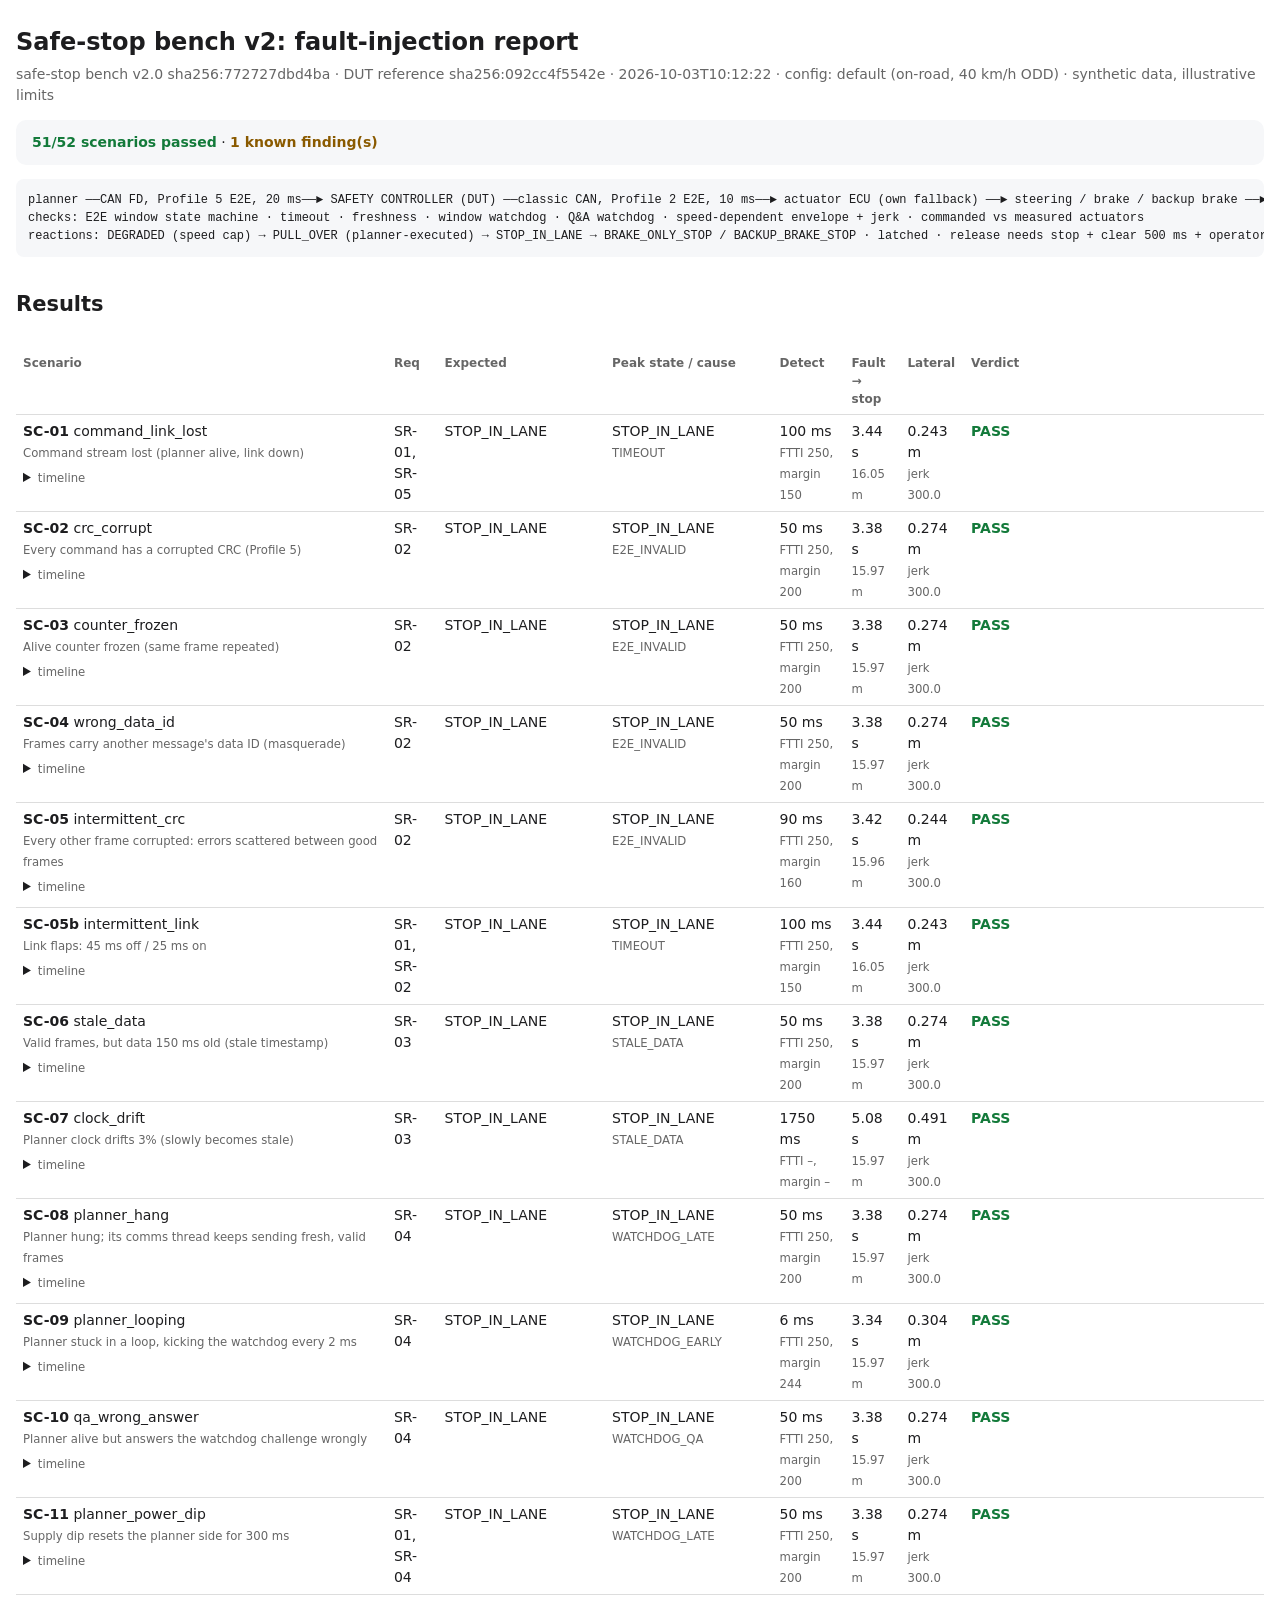
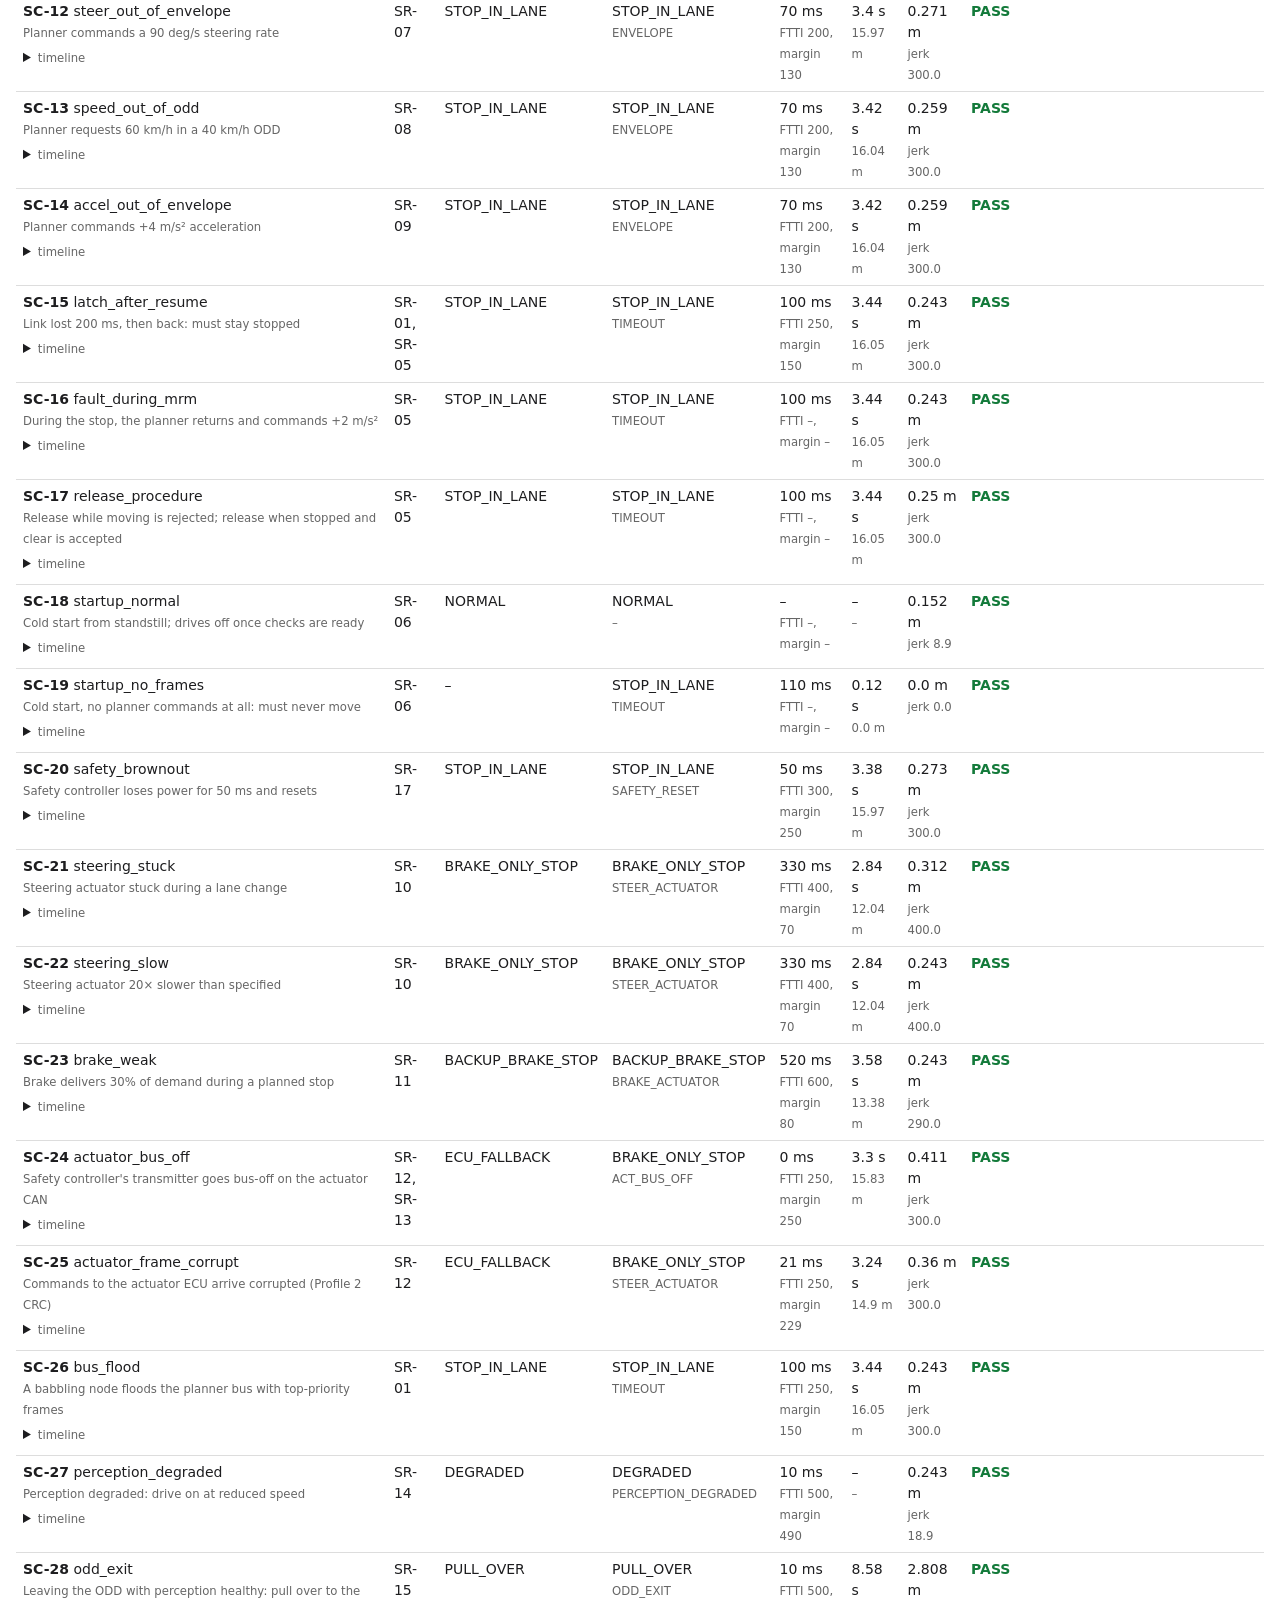
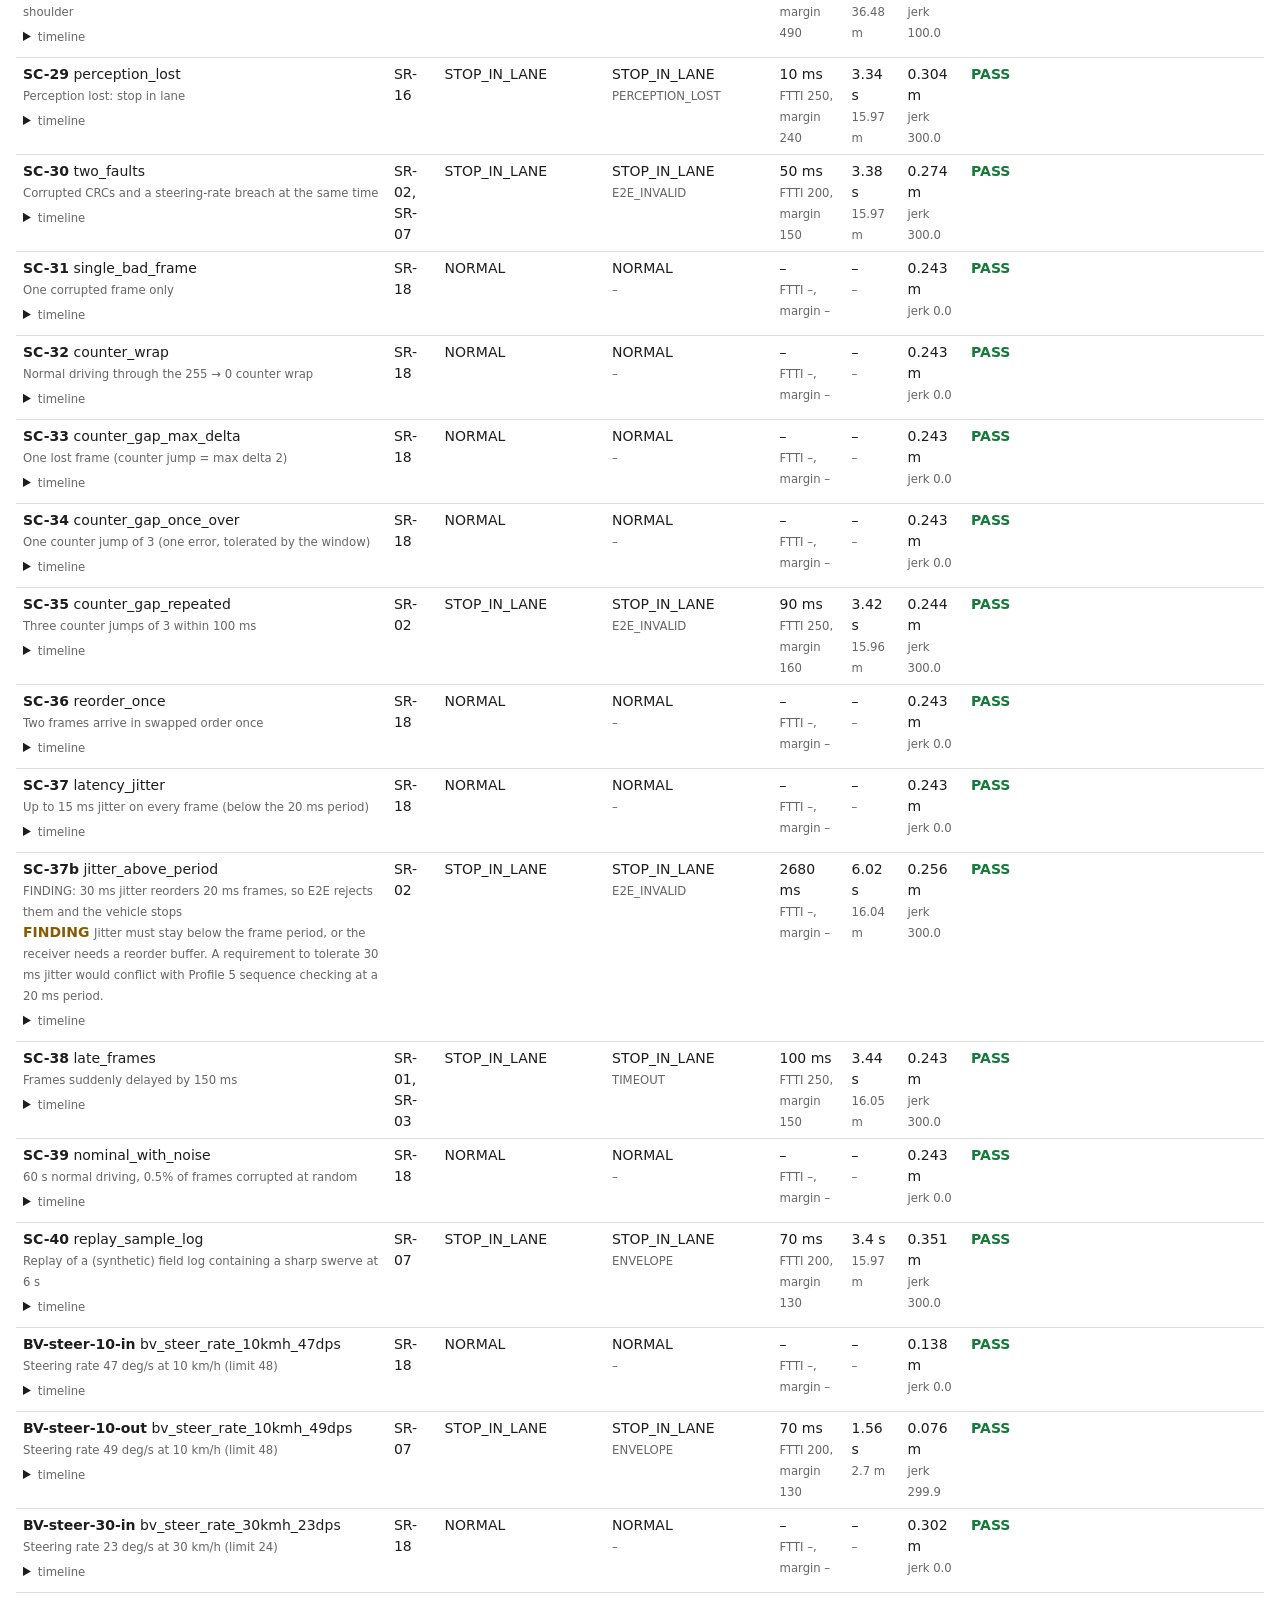
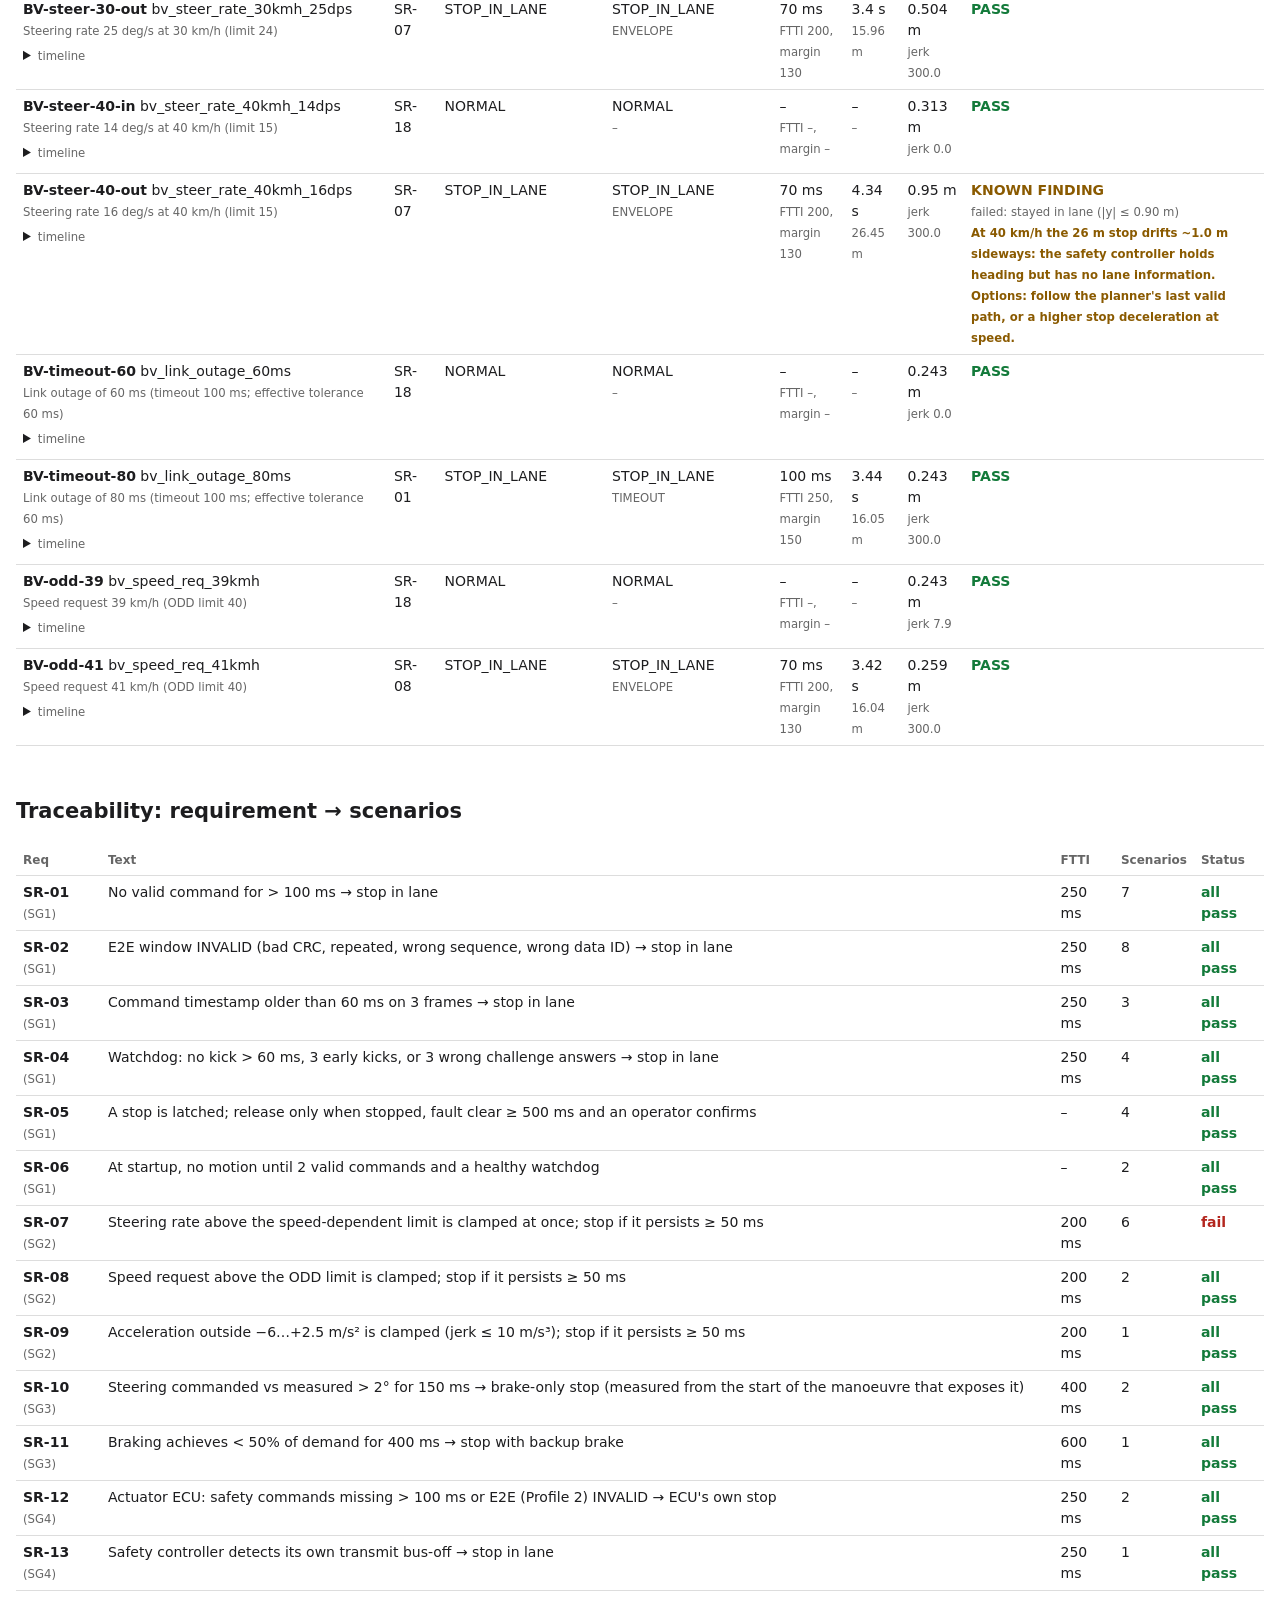
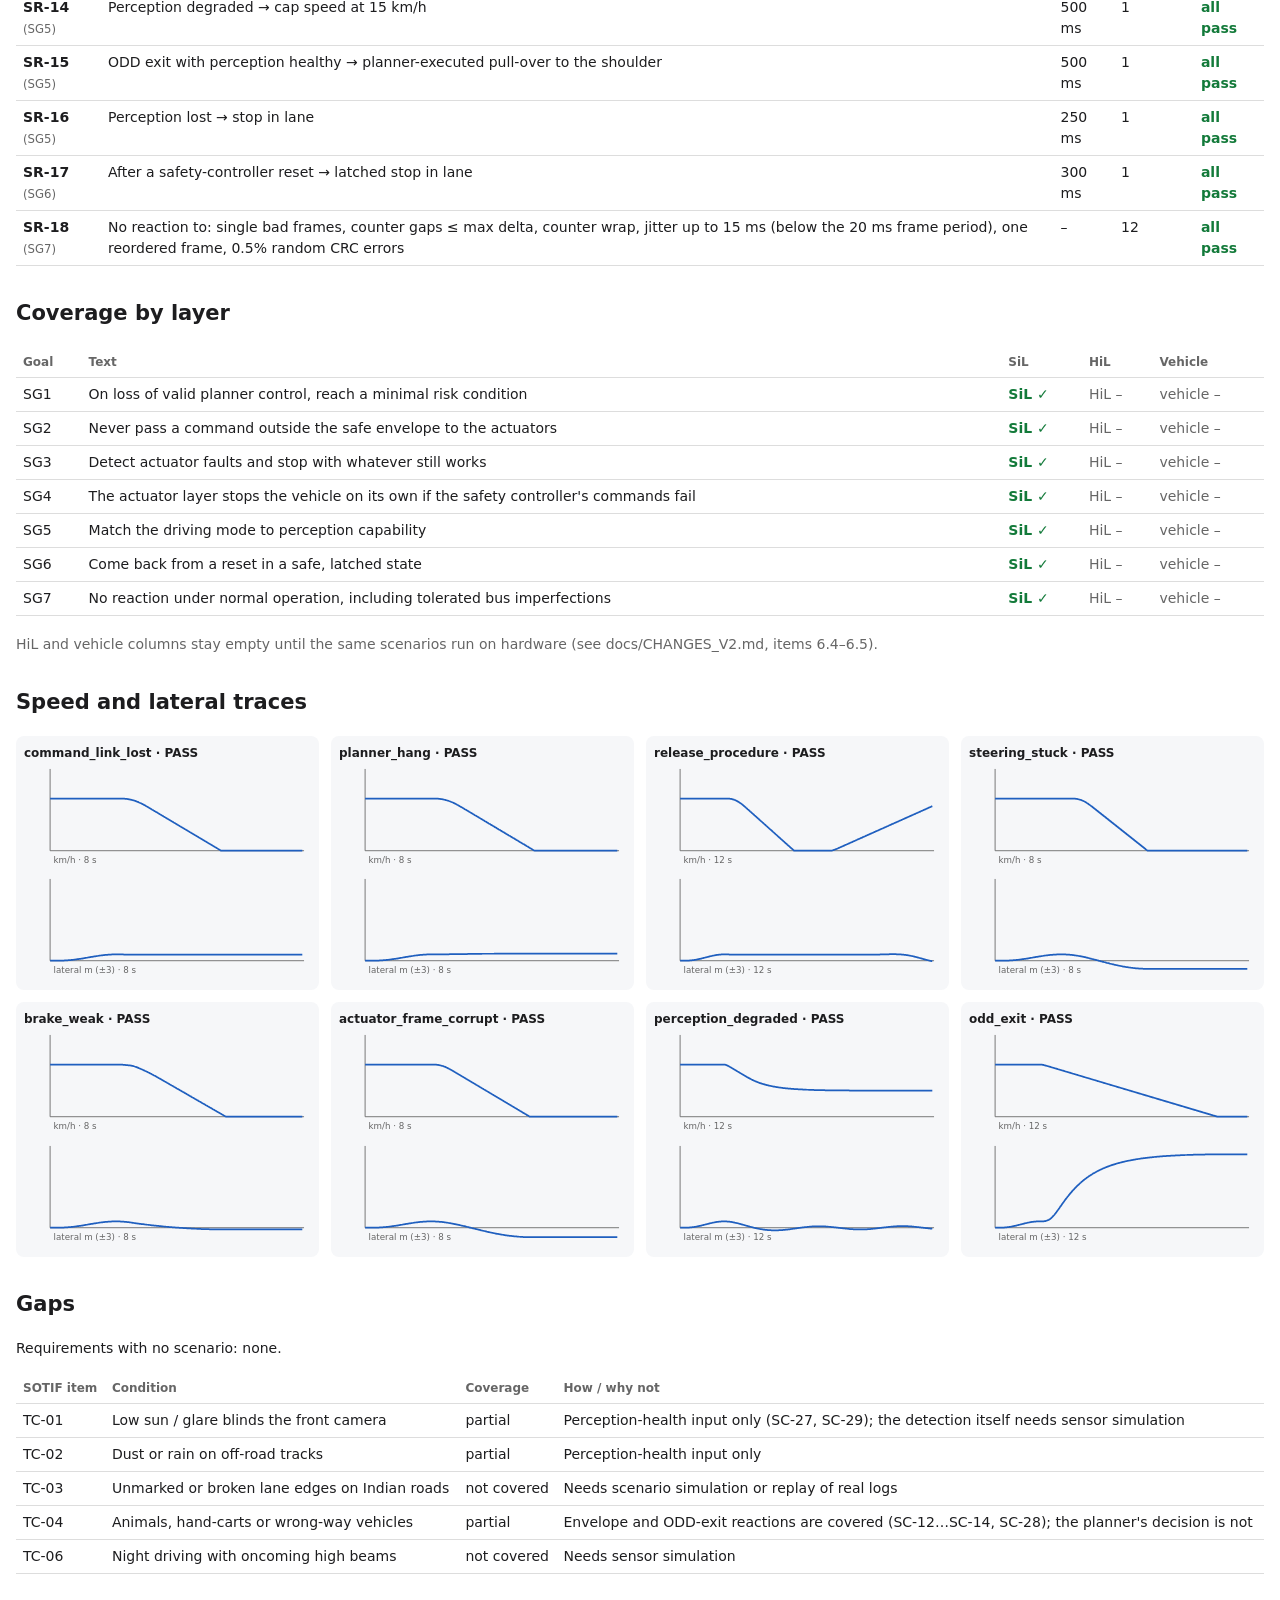
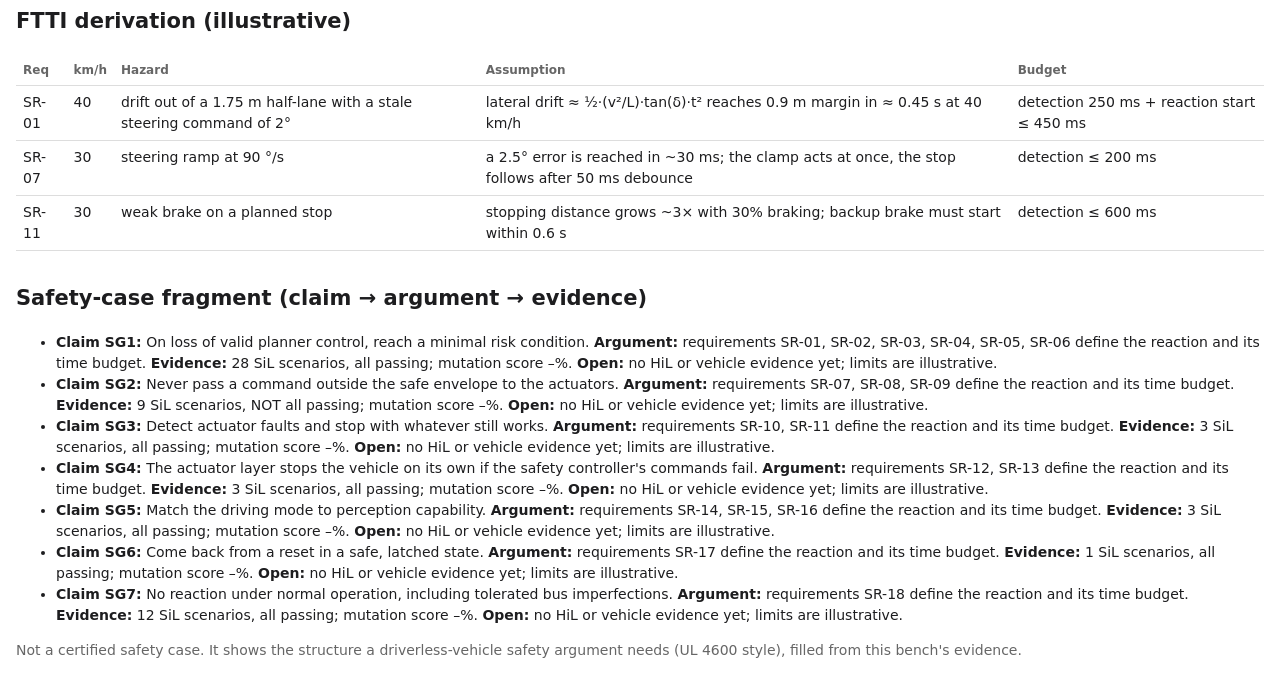
<file: demos/safe-stop-report.html>
<!doctype html><html lang="en"><head><meta charset="utf-8"><meta name="viewport" content="width=device-width,initial-scale=1">
<title>Safe-stop bench v2 report</title><style>:root{--bg:#fff;--fg:#1d1d1f;--mut:#666;--line:#ddd;--ok:#137a3a;--bad:#b3261e;--acc:#1f5fbf;--card:#f6f7f9;--warn:#8a5a00}
@media (prefers-color-scheme:dark){:root{--bg:#16181c;--fg:#e8e8ea;--mut:#a0a3a8;--line:#33363c;--ok:#5fd28a;--bad:#ff8a80;--acc:#7fb0ff;--card:#1f2228;--warn:#ffcf70}}
body{background:var(--bg);color:var(--fg);font:14px/1.5 system-ui,Segoe UI,sans-serif;margin:auto;padding:24px 16px;max-width:1250px}
h1{margin:0 0 4px;font-size:24px}h2{margin-top:32px}.mut{color:var(--mut)}table{border-collapse:collapse;width:100%;margin:10px 0 18px}
th,td{border-bottom:1px solid var(--line);padding:6px 7px;text-align:left;vertical-align:top}th{font-size:12px;color:var(--mut)}
.pass{color:var(--ok);font-weight:700}.fail{color:var(--bad);font-weight:700}.warn{color:var(--warn);font-weight:700}
.banner{background:var(--card);border-radius:10px;padding:12px 16px;margin:14px 0}.grid{display:grid;grid-template-columns:repeat(auto-fill,minmax(300px,1fr));gap:12px}
figure{margin:0;background:var(--card);border-radius:8px;padding:8px}figcaption{font-size:12px;font-weight:600}.chart{width:100%;height:auto}
.ax{stroke:var(--mut);stroke-width:1}.spd{fill:none;stroke:var(--acc);stroke-width:2}.inj{stroke:var(--bad);stroke-dasharray:4 3}.lbl{fill:var(--mut);font-size:10px}
.wrap{overflow-x:auto}pre{background:var(--card);padding:12px;border-radius:8px;overflow:auto;font-size:12px}details{margin:4px 0}small{color:var(--mut)}</style></head><body>
<h1>Safe-stop bench v2: fault-injection report</h1>
<div class="mut">safe-stop bench v2.0 sha256:772727dbd4ba · DUT reference sha256:092cc4f5542e · 2026-10-03T10:12:22 · config: default (on-road, 40 km/h ODD) · synthetic data, illustrative limits</div>
<div class="banner"><span class="pass">51/52 scenarios passed</span> · <span class=warn>1 known finding(s)</span>


</div>

<pre>planner ──CAN FD, Profile 5 E2E, 20 ms──► SAFETY CONTROLLER (DUT) ──classic CAN, Profile 2 E2E, 10 ms──► actuator ECU (own fallback) ──► steering / brake / backup brake ──► bicycle-model vehicle
checks: E2E window state machine · timeout · freshness · window watchdog · Q&amp;A watchdog · speed-dependent envelope + jerk · commanded vs measured actuators
reactions: DEGRADED (speed cap) → PULL_OVER (planner-executed) → STOP_IN_LANE → BRAKE_ONLY_STOP / BACKUP_BRAKE_STOP · latched · release needs stop + clear 500 ms + operator</pre>
<h2>Results</h2><div class="wrap"><table><tr><th>Scenario</th><th>Req</th><th>Expected</th><th>Peak state / cause</th><th>Detect</th><th>Fault → stop</th><th>Lateral</th><th>Verdict</th></tr><tr><td><b>SC-01</b> command_link_lost<br><small>Command stream lost (planner alive, link down)</small><details><summary><small>timeline</small></summary><ul><li>2100 ms: NORMAL → STOP_IN_LANE (TIMEOUT)</li></ul></details></td><td>SR-01, SR-05</td><td>STOP_IN_LANE</td><td>STOP_IN_LANE<br><small>TIMEOUT</small></td><td>100 ms<br><small>FTTI 250, margin 150</small></td><td>3.44 s<br><small>16.05 m</small></td><td>0.243 m<br><small>jerk 300.0</small></td><td><span class="pass">PASS</span></td></tr><tr><td><b>SC-02</b> crc_corrupt<br><small>Every command has a corrupted CRC (Profile 5)</small><details><summary><small>timeline</small></summary><ul><li>2050 ms: NORMAL → STOP_IN_LANE (E2E_INVALID)</li></ul></details></td><td>SR-02</td><td>STOP_IN_LANE</td><td>STOP_IN_LANE<br><small>E2E_INVALID</small></td><td>50 ms<br><small>FTTI 250, margin 200</small></td><td>3.38 s<br><small>15.97 m</small></td><td>0.274 m<br><small>jerk 300.0</small></td><td><span class="pass">PASS</span></td></tr><tr><td><b>SC-03</b> counter_frozen<br><small>Alive counter frozen (same frame repeated)</small><details><summary><small>timeline</small></summary><ul><li>2050 ms: NORMAL → STOP_IN_LANE (E2E_INVALID)</li></ul></details></td><td>SR-02</td><td>STOP_IN_LANE</td><td>STOP_IN_LANE<br><small>E2E_INVALID</small></td><td>50 ms<br><small>FTTI 250, margin 200</small></td><td>3.38 s<br><small>15.97 m</small></td><td>0.274 m<br><small>jerk 300.0</small></td><td><span class="pass">PASS</span></td></tr><tr><td><b>SC-04</b> wrong_data_id<br><small>Frames carry another message&#x27;s data ID (masquerade)</small><details><summary><small>timeline</small></summary><ul><li>2050 ms: NORMAL → STOP_IN_LANE (E2E_INVALID)</li></ul></details></td><td>SR-02</td><td>STOP_IN_LANE</td><td>STOP_IN_LANE<br><small>E2E_INVALID</small></td><td>50 ms<br><small>FTTI 250, margin 200</small></td><td>3.38 s<br><small>15.97 m</small></td><td>0.274 m<br><small>jerk 300.0</small></td><td><span class="pass">PASS</span></td></tr><tr><td><b>SC-05</b> intermittent_crc<br><small>Every other frame corrupted: errors scattered between good frames</small><details><summary><small>timeline</small></summary><ul><li>2090 ms: NORMAL → STOP_IN_LANE (E2E_INVALID)</li></ul></details></td><td>SR-02</td><td>STOP_IN_LANE</td><td>STOP_IN_LANE<br><small>E2E_INVALID</small></td><td>90 ms<br><small>FTTI 250, margin 160</small></td><td>3.42 s<br><small>15.96 m</small></td><td>0.244 m<br><small>jerk 300.0</small></td><td><span class="pass">PASS</span></td></tr><tr><td><b>SC-05b</b> intermittent_link<br><small>Link flaps: 45 ms off / 25 ms on</small><details><summary><small>timeline</small></summary><ul><li>2100 ms: NORMAL → STOP_IN_LANE (TIMEOUT)</li></ul></details></td><td>SR-01, SR-02</td><td>STOP_IN_LANE</td><td>STOP_IN_LANE<br><small>TIMEOUT</small></td><td>100 ms<br><small>FTTI 250, margin 150</small></td><td>3.44 s<br><small>16.05 m</small></td><td>0.243 m<br><small>jerk 300.0</small></td><td><span class="pass">PASS</span></td></tr><tr><td><b>SC-06</b> stale_data<br><small>Valid frames, but data 150 ms old (stale timestamp)</small><details><summary><small>timeline</small></summary><ul><li>2050 ms: NORMAL → STOP_IN_LANE (STALE_DATA)</li></ul></details></td><td>SR-03</td><td>STOP_IN_LANE</td><td>STOP_IN_LANE<br><small>STALE_DATA</small></td><td>50 ms<br><small>FTTI 250, margin 200</small></td><td>3.38 s<br><small>15.97 m</small></td><td>0.274 m<br><small>jerk 300.0</small></td><td><span class="pass">PASS</span></td></tr><tr><td><b>SC-07</b> clock_drift<br><small>Planner clock drifts 3% (slowly becomes stale)</small><details><summary><small>timeline</small></summary><ul><li>3750 ms: NORMAL → STOP_IN_LANE (STALE_DATA)</li></ul></details></td><td>SR-03</td><td>STOP_IN_LANE</td><td>STOP_IN_LANE<br><small>STALE_DATA</small></td><td>1750 ms<br><small>FTTI –, margin –</small></td><td>5.08 s<br><small>15.97 m</small></td><td>0.491 m<br><small>jerk 300.0</small></td><td><span class="pass">PASS</span></td></tr><tr><td><b>SC-08</b> planner_hang<br><small>Planner hung; its comms thread keeps sending fresh, valid frames</small><details><summary><small>timeline</small></summary><ul><li>2050 ms: NORMAL → STOP_IN_LANE (WATCHDOG_LATE)</li></ul></details></td><td>SR-04</td><td>STOP_IN_LANE</td><td>STOP_IN_LANE<br><small>WATCHDOG_LATE</small></td><td>50 ms<br><small>FTTI 250, margin 200</small></td><td>3.38 s<br><small>15.97 m</small></td><td>0.274 m<br><small>jerk 300.0</small></td><td><span class="pass">PASS</span></td></tr><tr><td><b>SC-09</b> planner_looping<br><small>Planner stuck in a loop, kicking the watchdog every 2 ms</small><details><summary><small>timeline</small></summary><ul><li>2006 ms: NORMAL → STOP_IN_LANE (WATCHDOG_EARLY)</li></ul></details></td><td>SR-04</td><td>STOP_IN_LANE</td><td>STOP_IN_LANE<br><small>WATCHDOG_EARLY</small></td><td>6 ms<br><small>FTTI 250, margin 244</small></td><td>3.34 s<br><small>15.97 m</small></td><td>0.304 m<br><small>jerk 300.0</small></td><td><span class="pass">PASS</span></td></tr><tr><td><b>SC-10</b> qa_wrong_answer<br><small>Planner alive but answers the watchdog challenge wrongly</small><details><summary><small>timeline</small></summary><ul><li>2050 ms: NORMAL → STOP_IN_LANE (WATCHDOG_QA)</li></ul></details></td><td>SR-04</td><td>STOP_IN_LANE</td><td>STOP_IN_LANE<br><small>WATCHDOG_QA</small></td><td>50 ms<br><small>FTTI 250, margin 200</small></td><td>3.38 s<br><small>15.97 m</small></td><td>0.274 m<br><small>jerk 300.0</small></td><td><span class="pass">PASS</span></td></tr><tr><td><b>SC-11</b> planner_power_dip<br><small>Supply dip resets the planner side for 300 ms</small><details><summary><small>timeline</small></summary><ul><li>2050 ms: NORMAL → STOP_IN_LANE (WATCHDOG_LATE)</li></ul></details></td><td>SR-01, SR-04</td><td>STOP_IN_LANE</td><td>STOP_IN_LANE<br><small>WATCHDOG_LATE</small></td><td>50 ms<br><small>FTTI 250, margin 200</small></td><td>3.38 s<br><small>15.97 m</small></td><td>0.274 m<br><small>jerk 300.0</small></td><td><span class="pass">PASS</span></td></tr><tr><td><b>SC-12</b> steer_out_of_envelope<br><small>Planner commands a 90 deg/s steering rate</small><details><summary><small>timeline</small></summary><ul><li>2070 ms: NORMAL → STOP_IN_LANE (ENVELOPE)</li></ul></details></td><td>SR-07</td><td>STOP_IN_LANE</td><td>STOP_IN_LANE<br><small>ENVELOPE</small></td><td>70 ms<br><small>FTTI 200, margin 130</small></td><td>3.4 s<br><small>15.97 m</small></td><td>0.271 m<br><small>jerk 300.0</small></td><td><span class="pass">PASS</span></td></tr><tr><td><b>SC-13</b> speed_out_of_odd<br><small>Planner requests 60 km/h in a 40 km/h ODD</small><details><summary><small>timeline</small></summary><ul><li>2070 ms: NORMAL → STOP_IN_LANE (ENVELOPE)</li></ul></details></td><td>SR-08</td><td>STOP_IN_LANE</td><td>STOP_IN_LANE<br><small>ENVELOPE</small></td><td>70 ms<br><small>FTTI 200, margin 130</small></td><td>3.42 s<br><small>16.04 m</small></td><td>0.259 m<br><small>jerk 300.0</small></td><td><span class="pass">PASS</span></td></tr><tr><td><b>SC-14</b> accel_out_of_envelope<br><small>Planner commands +4 m/s² acceleration</small><details><summary><small>timeline</small></summary><ul><li>2070 ms: NORMAL → STOP_IN_LANE (ENVELOPE)</li></ul></details></td><td>SR-09</td><td>STOP_IN_LANE</td><td>STOP_IN_LANE<br><small>ENVELOPE</small></td><td>70 ms<br><small>FTTI 200, margin 130</small></td><td>3.42 s<br><small>16.04 m</small></td><td>0.259 m<br><small>jerk 300.0</small></td><td><span class="pass">PASS</span></td></tr><tr><td><b>SC-15</b> latch_after_resume<br><small>Link lost 200 ms, then back: must stay stopped</small><details><summary><small>timeline</small></summary><ul><li>2100 ms: NORMAL → STOP_IN_LANE (TIMEOUT)</li></ul></details></td><td>SR-01, SR-05</td><td>STOP_IN_LANE</td><td>STOP_IN_LANE<br><small>TIMEOUT</small></td><td>100 ms<br><small>FTTI 250, margin 150</small></td><td>3.44 s<br><small>16.05 m</small></td><td>0.243 m<br><small>jerk 300.0</small></td><td><span class="pass">PASS</span></td></tr><tr><td><b>SC-16</b> fault_during_mrm<br><small>During the stop, the planner returns and commands +2 m/s²</small><details><summary><small>timeline</small></summary><ul><li>2100 ms: NORMAL → STOP_IN_LANE (TIMEOUT)</li></ul></details></td><td>SR-05</td><td>STOP_IN_LANE</td><td>STOP_IN_LANE<br><small>TIMEOUT</small></td><td>100 ms<br><small>FTTI –, margin –</small></td><td>3.44 s<br><small>16.05 m</small></td><td>0.243 m<br><small>jerk 300.0</small></td><td><span class="pass">PASS</span></td></tr><tr><td><b>SC-17</b> release_procedure<br><small>Release while moving is rejected; release when stopped and clear is accepted</small><details><summary><small>timeline</small></summary><ul><li>2100 ms: NORMAL → STOP_IN_LANE (TIMEOUT)</li><li>3000 ms: release rejected</li><li>7000 ms: release accepted → INIT</li><li>7030 ms: INIT → NORMAL</li></ul></details></td><td>SR-05</td><td>STOP_IN_LANE</td><td>STOP_IN_LANE<br><small>TIMEOUT</small></td><td>100 ms<br><small>FTTI –, margin –</small></td><td>3.44 s<br><small>16.05 m</small></td><td>0.25 m<br><small>jerk 300.0</small></td><td><span class="pass">PASS</span></td></tr><tr><td><b>SC-18</b> startup_normal<br><small>Cold start from standstill; drives off once checks are ready</small><details><summary><small>timeline</small></summary><ul><li>30 ms: INIT → NORMAL</li></ul></details></td><td>SR-06</td><td>NORMAL</td><td>NORMAL<br><small>–</small></td><td>–<br><small>FTTI –, margin –</small></td><td>–<br><small>–</small></td><td>0.152 m<br><small>jerk 8.9</small></td><td><span class="pass">PASS</span></td></tr><tr><td><b>SC-19</b> startup_no_frames<br><small>Cold start, no planner commands at all: must never move</small><details><summary><small>timeline</small></summary><ul><li>110 ms: INIT → STOP_IN_LANE (TIMEOUT)</li></ul></details></td><td>SR-06</td><td>–</td><td>STOP_IN_LANE<br><small>TIMEOUT</small></td><td>110 ms<br><small>FTTI –, margin –</small></td><td>0.12 s<br><small>0.0 m</small></td><td>0.0 m<br><small>jerk 0.0</small></td><td><span class="pass">PASS</span></td></tr><tr><td><b>SC-20</b> safety_brownout<br><small>Safety controller loses power for 50 ms and resets</small><details><summary><small>timeline</small></summary><ul><li>2000 ms: safety controller power lost (reset)</li><li>2050 ms: INIT → STOP_IN_LANE (SAFETY_RESET)</li></ul></details></td><td>SR-17</td><td>STOP_IN_LANE</td><td>STOP_IN_LANE<br><small>SAFETY_RESET</small></td><td>50 ms<br><small>FTTI 300, margin 250</small></td><td>3.38 s<br><small>15.97 m</small></td><td>0.273 m<br><small>jerk 300.0</small></td><td><span class="pass">PASS</span></td></tr><tr><td><b>SC-21</b> steering_stuck<br><small>Steering actuator stuck during a lane change</small><details><summary><small>timeline</small></summary><ul><li>2330 ms: NORMAL → BRAKE_ONLY_STOP (STEER_ACTUATOR)</li></ul></details></td><td>SR-10</td><td>BRAKE_ONLY_STOP</td><td>BRAKE_ONLY_STOP<br><small>STEER_ACTUATOR</small></td><td>330 ms<br><small>FTTI 400, margin 70</small></td><td>2.84 s<br><small>12.04 m</small></td><td>0.312 m<br><small>jerk 400.0</small></td><td><span class="pass">PASS</span></td></tr><tr><td><b>SC-22</b> steering_slow<br><small>Steering actuator 20× slower than specified</small><details><summary><small>timeline</small></summary><ul><li>2330 ms: NORMAL → BRAKE_ONLY_STOP (STEER_ACTUATOR)</li></ul></details></td><td>SR-10</td><td>BRAKE_ONLY_STOP</td><td>BRAKE_ONLY_STOP<br><small>STEER_ACTUATOR</small></td><td>330 ms<br><small>FTTI 400, margin 70</small></td><td>2.84 s<br><small>12.04 m</small></td><td>0.243 m<br><small>jerk 400.0</small></td><td><span class="pass">PASS</span></td></tr><tr><td><b>SC-23</b> brake_weak<br><small>Brake delivers 30% of demand during a planned stop</small><details><summary><small>timeline</small></summary><ul><li>2520 ms: NORMAL → BACKUP_BRAKE_STOP (BRAKE_ACTUATOR)</li></ul></details></td><td>SR-11</td><td>BACKUP_BRAKE_STOP</td><td>BACKUP_BRAKE_STOP<br><small>BRAKE_ACTUATOR</small></td><td>520 ms<br><small>FTTI 600, margin 80</small></td><td>3.58 s<br><small>13.38 m</small></td><td>0.243 m<br><small>jerk 290.0</small></td><td><span class="pass">PASS</span></td></tr><tr><td><b>SC-24</b> actuator_bus_off<br><small>Safety controller&#x27;s transmitter goes bus-off on the actuator CAN</small><details><summary><small>timeline</small></summary><ul><li>2000 ms: NORMAL → STOP_IN_LANE (ACT_BUS_OFF)</li><li>2360 ms: STOP_IN_LANE → BRAKE_ONLY_STOP (STEER_ACTUATOR)</li></ul></details></td><td>SR-12, SR-13</td><td>ECU_FALLBACK</td><td>BRAKE_ONLY_STOP<br><small>ACT_BUS_OFF</small></td><td>0 ms<br><small>FTTI 250, margin 250</small></td><td>3.3 s<br><small>15.83 m</small></td><td>0.411 m<br><small>jerk 300.0</small></td><td><span class="pass">PASS</span></td></tr><tr><td><b>SC-25</b> actuator_frame_corrupt<br><small>Commands to the actuator ECU arrive corrupted (Profile 2 CRC)</small><details><summary><small>timeline</small></summary><ul><li>3530 ms: NORMAL → BRAKE_ONLY_STOP (STEER_ACTUATOR)</li></ul></details></td><td>SR-12</td><td>ECU_FALLBACK</td><td>BRAKE_ONLY_STOP<br><small>STEER_ACTUATOR</small></td><td>21 ms<br><small>FTTI 250, margin 229</small></td><td>3.24 s<br><small>14.9 m</small></td><td>0.36 m<br><small>jerk 300.0</small></td><td><span class="pass">PASS</span></td></tr><tr><td><b>SC-26</b> bus_flood<br><small>A babbling node floods the planner bus with top-priority frames</small><details><summary><small>timeline</small></summary><ul><li>2100 ms: NORMAL → STOP_IN_LANE (TIMEOUT)</li></ul></details></td><td>SR-01</td><td>STOP_IN_LANE</td><td>STOP_IN_LANE<br><small>TIMEOUT</small></td><td>100 ms<br><small>FTTI 250, margin 150</small></td><td>3.44 s<br><small>16.05 m</small></td><td>0.243 m<br><small>jerk 300.0</small></td><td><span class="pass">PASS</span></td></tr><tr><td><b>SC-27</b> perception_degraded<br><small>Perception degraded: drive on at reduced speed</small><details><summary><small>timeline</small></summary><ul><li>2010 ms: NORMAL → DEGRADED (PERCEPTION_DEGRADED)</li></ul></details></td><td>SR-14</td><td>DEGRADED</td><td>DEGRADED<br><small>PERCEPTION_DEGRADED</small></td><td>10 ms<br><small>FTTI 500, margin 490</small></td><td>–<br><small>–</small></td><td>0.243 m<br><small>jerk 18.9</small></td><td><span class="pass">PASS</span></td></tr><tr><td><b>SC-28</b> odd_exit<br><small>Leaving the ODD with perception healthy: pull over to the shoulder</small><details><summary><small>timeline</small></summary><ul><li>2010 ms: NORMAL → PULL_OVER (ODD_EXIT)</li></ul></details></td><td>SR-15</td><td>PULL_OVER</td><td>PULL_OVER<br><small>ODD_EXIT</small></td><td>10 ms<br><small>FTTI 500, margin 490</small></td><td>8.58 s<br><small>36.48 m</small></td><td>2.808 m<br><small>jerk 100.0</small></td><td><span class="pass">PASS</span></td></tr><tr><td><b>SC-29</b> perception_lost<br><small>Perception lost: stop in lane</small><details><summary><small>timeline</small></summary><ul><li>2010 ms: NORMAL → STOP_IN_LANE (PERCEPTION_LOST)</li></ul></details></td><td>SR-16</td><td>STOP_IN_LANE</td><td>STOP_IN_LANE<br><small>PERCEPTION_LOST</small></td><td>10 ms<br><small>FTTI 250, margin 240</small></td><td>3.34 s<br><small>15.97 m</small></td><td>0.304 m<br><small>jerk 300.0</small></td><td><span class="pass">PASS</span></td></tr><tr><td><b>SC-30</b> two_faults<br><small>Corrupted CRCs and a steering-rate breach at the same time</small><details><summary><small>timeline</small></summary><ul><li>2050 ms: NORMAL → STOP_IN_LANE (E2E_INVALID)</li></ul></details></td><td>SR-02, SR-07</td><td>STOP_IN_LANE</td><td>STOP_IN_LANE<br><small>E2E_INVALID</small></td><td>50 ms<br><small>FTTI 200, margin 150</small></td><td>3.38 s<br><small>15.97 m</small></td><td>0.274 m<br><small>jerk 300.0</small></td><td><span class="pass">PASS</span></td></tr><tr><td><b>SC-31</b> single_bad_frame<br><small>One corrupted frame only</small><details><summary><small>timeline</small></summary><ul><li>no events</li></ul></details></td><td>SR-18</td><td>NORMAL</td><td>NORMAL<br><small>–</small></td><td>–<br><small>FTTI –, margin –</small></td><td>–<br><small>–</small></td><td>0.243 m<br><small>jerk 0.0</small></td><td><span class="pass">PASS</span></td></tr><tr><td><b>SC-32</b> counter_wrap<br><small>Normal driving through the 255 → 0 counter wrap</small><details><summary><small>timeline</small></summary><ul><li>no events</li></ul></details></td><td>SR-18</td><td>NORMAL</td><td>NORMAL<br><small>–</small></td><td>–<br><small>FTTI –, margin –</small></td><td>–<br><small>–</small></td><td>0.243 m<br><small>jerk 0.0</small></td><td><span class="pass">PASS</span></td></tr><tr><td><b>SC-33</b> counter_gap_max_delta<br><small>One lost frame (counter jump = max delta 2)</small><details><summary><small>timeline</small></summary><ul><li>no events</li></ul></details></td><td>SR-18</td><td>NORMAL</td><td>NORMAL<br><small>–</small></td><td>–<br><small>FTTI –, margin –</small></td><td>–<br><small>–</small></td><td>0.243 m<br><small>jerk 0.0</small></td><td><span class="pass">PASS</span></td></tr><tr><td><b>SC-34</b> counter_gap_once_over<br><small>One counter jump of 3 (one error, tolerated by the window)</small><details><summary><small>timeline</small></summary><ul><li>no events</li></ul></details></td><td>SR-18</td><td>NORMAL</td><td>NORMAL<br><small>–</small></td><td>–<br><small>FTTI –, margin –</small></td><td>–<br><small>–</small></td><td>0.243 m<br><small>jerk 0.0</small></td><td><span class="pass">PASS</span></td></tr><tr><td><b>SC-35</b> counter_gap_repeated<br><small>Three counter jumps of 3 within 100 ms</small><details><summary><small>timeline</small></summary><ul><li>2090 ms: NORMAL → STOP_IN_LANE (E2E_INVALID)</li></ul></details></td><td>SR-02</td><td>STOP_IN_LANE</td><td>STOP_IN_LANE<br><small>E2E_INVALID</small></td><td>90 ms<br><small>FTTI 250, margin 160</small></td><td>3.42 s<br><small>15.96 m</small></td><td>0.244 m<br><small>jerk 300.0</small></td><td><span class="pass">PASS</span></td></tr><tr><td><b>SC-36</b> reorder_once<br><small>Two frames arrive in swapped order once</small><details><summary><small>timeline</small></summary><ul><li>no events</li></ul></details></td><td>SR-18</td><td>NORMAL</td><td>NORMAL<br><small>–</small></td><td>–<br><small>FTTI –, margin –</small></td><td>–<br><small>–</small></td><td>0.243 m<br><small>jerk 0.0</small></td><td><span class="pass">PASS</span></td></tr><tr><td><b>SC-37</b> latency_jitter<br><small>Up to 15 ms jitter on every frame (below the 20 ms period)</small><details><summary><small>timeline</small></summary><ul><li>no events</li></ul></details></td><td>SR-18</td><td>NORMAL</td><td>NORMAL<br><small>–</small></td><td>–<br><small>FTTI –, margin –</small></td><td>–<br><small>–</small></td><td>0.243 m<br><small>jerk 0.0</small></td><td><span class="pass">PASS</span></td></tr><tr><td><b>SC-37b</b> jitter_above_period<br><small>FINDING: 30 ms jitter reorders 20 ms frames, so E2E rejects them and the vehicle stops</small><br><span class="warn">FINDING</span> <small>Jitter must stay below the frame period, or the receiver needs a reorder buffer. A requirement to tolerate 30 ms jitter would conflict with Profile 5 sequence checking at a 20 ms period.</small><details><summary><small>timeline</small></summary><ul><li>2680 ms: NORMAL → STOP_IN_LANE (E2E_INVALID)</li></ul></details></td><td>SR-02</td><td>STOP_IN_LANE</td><td>STOP_IN_LANE<br><small>E2E_INVALID</small></td><td>2680 ms<br><small>FTTI –, margin –</small></td><td>6.02 s<br><small>16.04 m</small></td><td>0.256 m<br><small>jerk 300.0</small></td><td><span class="pass">PASS</span></td></tr><tr><td><b>SC-38</b> late_frames<br><small>Frames suddenly delayed by 150 ms</small><details><summary><small>timeline</small></summary><ul><li>2100 ms: NORMAL → STOP_IN_LANE (TIMEOUT)</li></ul></details></td><td>SR-01, SR-03</td><td>STOP_IN_LANE</td><td>STOP_IN_LANE<br><small>TIMEOUT</small></td><td>100 ms<br><small>FTTI 250, margin 150</small></td><td>3.44 s<br><small>16.05 m</small></td><td>0.243 m<br><small>jerk 300.0</small></td><td><span class="pass">PASS</span></td></tr><tr><td><b>SC-39</b> nominal_with_noise<br><small>60 s normal driving, 0.5% of frames corrupted at random</small><details><summary><small>timeline</small></summary><ul><li>no events</li></ul></details></td><td>SR-18</td><td>NORMAL</td><td>NORMAL<br><small>–</small></td><td>–<br><small>FTTI –, margin –</small></td><td>–<br><small>–</small></td><td>0.243 m<br><small>jerk 0.0</small></td><td><span class="pass">PASS</span></td></tr><tr><td><b>SC-40</b> replay_sample_log<br><small>Replay of a (synthetic) field log containing a sharp swerve at 6 s</small><details><summary><small>timeline</small></summary><ul><li>6070 ms: NORMAL → STOP_IN_LANE (ENVELOPE)</li></ul></details></td><td>SR-07</td><td>STOP_IN_LANE</td><td>STOP_IN_LANE<br><small>ENVELOPE</small></td><td>70 ms<br><small>FTTI 200, margin 130</small></td><td>3.4 s<br><small>15.97 m</small></td><td>0.351 m<br><small>jerk 300.0</small></td><td><span class="pass">PASS</span></td></tr><tr><td><b>BV-steer-10-in</b> bv_steer_rate_10kmh_47dps<br><small>Steering rate 47 deg/s at 10 km/h (limit 48)</small><details><summary><small>timeline</small></summary><ul><li>no events</li></ul></details></td><td>SR-18</td><td>NORMAL</td><td>NORMAL<br><small>–</small></td><td>–<br><small>FTTI –, margin –</small></td><td>–<br><small>–</small></td><td>0.138 m<br><small>jerk 0.0</small></td><td><span class="pass">PASS</span></td></tr><tr><td><b>BV-steer-10-out</b> bv_steer_rate_10kmh_49dps<br><small>Steering rate 49 deg/s at 10 km/h (limit 48)</small><details><summary><small>timeline</small></summary><ul><li>5070 ms: NORMAL → STOP_IN_LANE (ENVELOPE)</li></ul></details></td><td>SR-07</td><td>STOP_IN_LANE</td><td>STOP_IN_LANE<br><small>ENVELOPE</small></td><td>70 ms<br><small>FTTI 200, margin 130</small></td><td>1.56 s<br><small>2.7 m</small></td><td>0.076 m<br><small>jerk 299.9</small></td><td><span class="pass">PASS</span></td></tr><tr><td><b>BV-steer-30-in</b> bv_steer_rate_30kmh_23dps<br><small>Steering rate 23 deg/s at 30 km/h (limit 24)</small><details><summary><small>timeline</small></summary><ul><li>no events</li></ul></details></td><td>SR-18</td><td>NORMAL</td><td>NORMAL<br><small>–</small></td><td>–<br><small>FTTI –, margin –</small></td><td>–<br><small>–</small></td><td>0.302 m<br><small>jerk 0.0</small></td><td><span class="pass">PASS</span></td></tr><tr><td><b>BV-steer-30-out</b> bv_steer_rate_30kmh_25dps<br><small>Steering rate 25 deg/s at 30 km/h (limit 24)</small><details><summary><small>timeline</small></summary><ul><li>5070 ms: NORMAL → STOP_IN_LANE (ENVELOPE)</li></ul></details></td><td>SR-07</td><td>STOP_IN_LANE</td><td>STOP_IN_LANE<br><small>ENVELOPE</small></td><td>70 ms<br><small>FTTI 200, margin 130</small></td><td>3.4 s<br><small>15.96 m</small></td><td>0.504 m<br><small>jerk 300.0</small></td><td><span class="pass">PASS</span></td></tr><tr><td><b>BV-steer-40-in</b> bv_steer_rate_40kmh_14dps<br><small>Steering rate 14 deg/s at 40 km/h (limit 15)</small><details><summary><small>timeline</small></summary><ul><li>no events</li></ul></details></td><td>SR-18</td><td>NORMAL</td><td>NORMAL<br><small>–</small></td><td>–<br><small>FTTI –, margin –</small></td><td>–<br><small>–</small></td><td>0.313 m<br><small>jerk 0.0</small></td><td><span class="pass">PASS</span></td></tr><tr><td><b>BV-steer-40-out</b> bv_steer_rate_40kmh_16dps<br><small>Steering rate 16 deg/s at 40 km/h (limit 15)</small><details><summary><small>timeline</small></summary><ul><li>5070 ms: NORMAL → STOP_IN_LANE (ENVELOPE)</li></ul></details></td><td>SR-07</td><td>STOP_IN_LANE</td><td>STOP_IN_LANE<br><small>ENVELOPE</small></td><td>70 ms<br><small>FTTI 200, margin 130</small></td><td>4.34 s<br><small>26.45 m</small></td><td>0.95 m<br><small>jerk 300.0</small></td><td><span class="warn">KNOWN FINDING</span><br><small>failed: stayed in lane (|y| ≤ 0.90 m)</small><br><small class="warn">At 40 km/h the 26 m stop drifts ~1.0 m sideways: the safety controller holds heading but has no lane information. Options: follow the planner&#x27;s last valid path, or a higher stop deceleration at speed.</small></td></tr><tr><td><b>BV-timeout-60</b> bv_link_outage_60ms<br><small>Link outage of 60 ms (timeout 100 ms; effective tolerance 60 ms)</small><details><summary><small>timeline</small></summary><ul><li>no events</li></ul></details></td><td>SR-18</td><td>NORMAL</td><td>NORMAL<br><small>–</small></td><td>–<br><small>FTTI –, margin –</small></td><td>–<br><small>–</small></td><td>0.243 m<br><small>jerk 0.0</small></td><td><span class="pass">PASS</span></td></tr><tr><td><b>BV-timeout-80</b> bv_link_outage_80ms<br><small>Link outage of 80 ms (timeout 100 ms; effective tolerance 60 ms)</small><details><summary><small>timeline</small></summary><ul><li>2100 ms: NORMAL → STOP_IN_LANE (TIMEOUT)</li></ul></details></td><td>SR-01</td><td>STOP_IN_LANE</td><td>STOP_IN_LANE<br><small>TIMEOUT</small></td><td>100 ms<br><small>FTTI 250, margin 150</small></td><td>3.44 s<br><small>16.05 m</small></td><td>0.243 m<br><small>jerk 300.0</small></td><td><span class="pass">PASS</span></td></tr><tr><td><b>BV-odd-39</b> bv_speed_req_39kmh<br><small>Speed request 39 km/h (ODD limit 40)</small><details><summary><small>timeline</small></summary><ul><li>no events</li></ul></details></td><td>SR-18</td><td>NORMAL</td><td>NORMAL<br><small>–</small></td><td>–<br><small>FTTI –, margin –</small></td><td>–<br><small>–</small></td><td>0.243 m<br><small>jerk 7.9</small></td><td><span class="pass">PASS</span></td></tr><tr><td><b>BV-odd-41</b> bv_speed_req_41kmh<br><small>Speed request 41 km/h (ODD limit 40)</small><details><summary><small>timeline</small></summary><ul><li>2070 ms: NORMAL → STOP_IN_LANE (ENVELOPE)</li></ul></details></td><td>SR-08</td><td>STOP_IN_LANE</td><td>STOP_IN_LANE<br><small>ENVELOPE</small></td><td>70 ms<br><small>FTTI 200, margin 130</small></td><td>3.42 s<br><small>16.04 m</small></td><td>0.259 m<br><small>jerk 300.0</small></td><td><span class="pass">PASS</span></td></tr></table></div>
<h2>Traceability: requirement → scenarios</h2><table><tr><th>Req</th><th>Text</th><th>FTTI</th><th>Scenarios</th><th>Status</th></tr><tr><td><b>SR-01</b> <small>(SG1)</small></td><td>No valid command for &gt; 100 ms → stop in lane</td><td>250 ms</td><td>7</td><td><span class=pass>all pass</span></td></tr><tr><td><b>SR-02</b> <small>(SG1)</small></td><td>E2E window INVALID (bad CRC, repeated, wrong sequence, wrong data ID) → stop in lane</td><td>250 ms</td><td>8</td><td><span class=pass>all pass</span></td></tr><tr><td><b>SR-03</b> <small>(SG1)</small></td><td>Command timestamp older than 60 ms on 3 frames → stop in lane</td><td>250 ms</td><td>3</td><td><span class=pass>all pass</span></td></tr><tr><td><b>SR-04</b> <small>(SG1)</small></td><td>Watchdog: no kick &gt; 60 ms, 3 early kicks, or 3 wrong challenge answers → stop in lane</td><td>250 ms</td><td>4</td><td><span class=pass>all pass</span></td></tr><tr><td><b>SR-05</b> <small>(SG1)</small></td><td>A stop is latched; release only when stopped, fault clear ≥ 500 ms and an operator confirms</td><td>–</td><td>4</td><td><span class=pass>all pass</span></td></tr><tr><td><b>SR-06</b> <small>(SG1)</small></td><td>At startup, no motion until 2 valid commands and a healthy watchdog</td><td>–</td><td>2</td><td><span class=pass>all pass</span></td></tr><tr><td><b>SR-07</b> <small>(SG2)</small></td><td>Steering rate above the speed-dependent limit is clamped at once; stop if it persists ≥ 50 ms</td><td>200 ms</td><td>6</td><td><span class=fail>fail</span></td></tr><tr><td><b>SR-08</b> <small>(SG2)</small></td><td>Speed request above the ODD limit is clamped; stop if it persists ≥ 50 ms</td><td>200 ms</td><td>2</td><td><span class=pass>all pass</span></td></tr><tr><td><b>SR-09</b> <small>(SG2)</small></td><td>Acceleration outside −6…+2.5 m/s² is clamped (jerk ≤ 10 m/s³); stop if it persists ≥ 50 ms</td><td>200 ms</td><td>1</td><td><span class=pass>all pass</span></td></tr><tr><td><b>SR-10</b> <small>(SG3)</small></td><td>Steering commanded vs measured &gt; 2° for 150 ms → brake-only stop (measured from the start of the manoeuvre that exposes it)</td><td>400 ms</td><td>2</td><td><span class=pass>all pass</span></td></tr><tr><td><b>SR-11</b> <small>(SG3)</small></td><td>Braking achieves &lt; 50% of demand for 400 ms → stop with backup brake</td><td>600 ms</td><td>1</td><td><span class=pass>all pass</span></td></tr><tr><td><b>SR-12</b> <small>(SG4)</small></td><td>Actuator ECU: safety commands missing &gt; 100 ms or E2E (Profile 2) INVALID → ECU&#x27;s own stop</td><td>250 ms</td><td>2</td><td><span class=pass>all pass</span></td></tr><tr><td><b>SR-13</b> <small>(SG4)</small></td><td>Safety controller detects its own transmit bus-off → stop in lane</td><td>250 ms</td><td>1</td><td><span class=pass>all pass</span></td></tr><tr><td><b>SR-14</b> <small>(SG5)</small></td><td>Perception degraded → cap speed at 15 km/h</td><td>500 ms</td><td>1</td><td><span class=pass>all pass</span></td></tr><tr><td><b>SR-15</b> <small>(SG5)</small></td><td>ODD exit with perception healthy → planner-executed pull-over to the shoulder</td><td>500 ms</td><td>1</td><td><span class=pass>all pass</span></td></tr><tr><td><b>SR-16</b> <small>(SG5)</small></td><td>Perception lost → stop in lane</td><td>250 ms</td><td>1</td><td><span class=pass>all pass</span></td></tr><tr><td><b>SR-17</b> <small>(SG6)</small></td><td>After a safety-controller reset → latched stop in lane</td><td>300 ms</td><td>1</td><td><span class=pass>all pass</span></td></tr><tr><td><b>SR-18</b> <small>(SG7)</small></td><td>No reaction to: single bad frames, counter gaps ≤ max delta, counter wrap, jitter up to 15 ms (below the 20 ms frame period), one reordered frame, 0.5% random CRC errors</td><td>–</td><td>12</td><td><span class=pass>all pass</span></td></tr></table>
<h2>Coverage by layer</h2><table><tr><th>Goal</th><th>Text</th><th>SiL</th><th>HiL</th><th>Vehicle</th></tr><tr><td>SG1</td><td>On loss of valid planner control, reach a minimal risk condition</td><td class=pass>SiL ✓</td><td class=mut>HiL –</td><td class=mut>vehicle –</td></tr><tr><td>SG2</td><td>Never pass a command outside the safe envelope to the actuators</td><td class=pass>SiL ✓</td><td class=mut>HiL –</td><td class=mut>vehicle –</td></tr><tr><td>SG3</td><td>Detect actuator faults and stop with whatever still works</td><td class=pass>SiL ✓</td><td class=mut>HiL –</td><td class=mut>vehicle –</td></tr><tr><td>SG4</td><td>The actuator layer stops the vehicle on its own if the safety controller&#x27;s commands fail</td><td class=pass>SiL ✓</td><td class=mut>HiL –</td><td class=mut>vehicle –</td></tr><tr><td>SG5</td><td>Match the driving mode to perception capability</td><td class=pass>SiL ✓</td><td class=mut>HiL –</td><td class=mut>vehicle –</td></tr><tr><td>SG6</td><td>Come back from a reset in a safe, latched state</td><td class=pass>SiL ✓</td><td class=mut>HiL –</td><td class=mut>vehicle –</td></tr><tr><td>SG7</td><td>No reaction under normal operation, including tolerated bus imperfections</td><td class=pass>SiL ✓</td><td class=mut>HiL –</td><td class=mut>vehicle –</td></tr></table>
<p class="mut">HiL and vehicle columns stay empty until the same scenarios run on hardware (see docs/CHANGES_V2.md, items 6.4–6.5).</p>
<h2>Speed and lateral traces</h2><div class="grid"><figure><figcaption>command_link_lost · PASS</figcaption><svg viewBox="0 0 330 120" class="chart"><line x1="30" y1="102" x2="322" y2="102" class="ax"/><line x1="30" y1="8" x2="30" y2="102" class="ax"/><polyline points="30.0,42.0 30.7,42.0 31.4,42.0 32.2,42.0 32.9,42.0 33.6,42.0 34.4,42.0 35.1,42.0 35.8,42.0 36.5,42.0 37.2,42.0 38.0,42.0 38.7,42.0 39.4,42.0 40.1,42.0 40.9,42.0 41.6,42.0 42.3,42.0 43.0,42.0 43.8,42.0 44.5,42.0 45.2,42.0 46.0,42.0 46.7,42.0 47.4,42.0 48.1,42.0 48.9,42.0 49.6,42.0 50.3,42.0 51.0,42.0 51.8,42.0 52.5,42.0 53.2,42.0 53.9,42.0 54.6,42.0 55.4,42.0 56.1,42.0 56.8,42.0 57.5,42.0 58.3,42.0 59.0,42.0 59.7,42.0 60.5,42.0 61.2,42.0 61.9,42.0 62.6,42.0 63.4,42.0 64.1,42.0 64.8,42.0 65.5,42.0 66.2,42.0 67.0,42.0 67.7,42.0 68.4,42.0 69.2,42.0 69.9,42.0 70.6,42.0 71.3,42.0 72.0,42.0 72.8,42.0 73.5,42.0 74.2,42.0 75.0,42.0 75.7,42.0 76.4,42.0 77.1,42.0 77.8,42.0 78.6,42.0 79.3,42.0 80.0,42.0 80.8,42.0 81.5,42.0 82.2,42.0 82.9,42.0 83.7,42.0 84.4,42.0 85.1,42.0 85.8,42.0 86.5,42.0 87.3,42.0 88.0,42.0 88.7,42.0 89.5,42.0 90.2,42.0 90.9,42.0 91.6,42.0 92.3,42.0 93.1,42.0 93.8,42.0 94.5,42.0 95.2,42.0 96.0,42.0 96.7,42.0 97.4,42.0 98.2,42.0 98.9,42.0 99.6,42.0 100.3,42.0 101.0,42.0 101.8,42.0 102.5,42.0 103.2,42.0 104.0,42.0 104.7,42.0 105.4,42.0 106.1,42.0 106.8,42.0 107.6,42.0 108.3,42.0 109.0,42.0 109.8,42.0 110.5,42.0 111.2,42.0 111.9,42.0 112.7,42.0 113.4,42.1 114.1,42.1 114.8,42.2 115.5,42.2 116.3,42.3 117.0,42.3 117.7,42.4 118.5,42.5 119.2,42.6 119.9,42.7 120.6,42.9 121.3,43.0 122.1,43.2 122.8,43.3 123.5,43.5 124.2,43.7 125.0,43.9 125.7,44.1 126.4,44.3 127.2,44.5 127.9,44.8 128.6,45.0 129.3,45.3 130.1,45.6 130.8,45.8 131.5,46.1 132.2,46.5 132.9,46.8 133.7,47.1 134.4,47.4 135.1,47.8 135.8,48.2 136.6,48.5 137.3,48.9 138.0,49.3 138.8,49.7 139.5,50.1 140.2,50.6 140.9,51.0 141.7,51.4 142.4,51.8 143.1,52.2 143.8,52.7 144.6,53.1 145.3,53.5 146.0,53.9 146.7,54.4 147.4,54.8 148.2,55.2 148.9,55.7 149.6,56.1 150.3,56.5 151.1,57.0 151.8,57.4 152.5,57.8 153.2,58.2 154.0,58.7 154.7,59.1 155.4,59.5 156.2,60.0 156.9,60.4 157.6,60.8 158.3,61.3 159.1,61.7 159.8,62.1 160.5,62.6 161.2,63.0 161.9,63.4 162.7,63.9 163.4,64.3 164.1,64.7 164.8,65.2 165.6,65.6 166.3,66.0 167.0,66.5 167.8,66.9 168.5,67.3 169.2,67.7 169.9,68.2 170.7,68.6 171.4,69.0 172.1,69.5 172.8,69.9 173.6,70.3 174.3,70.8 175.0,71.2 175.7,71.6 176.4,72.1 177.2,72.5 177.9,72.9 178.6,73.4 179.3,73.8 180.1,74.2 180.8,74.7 181.5,75.1 182.2,75.5 183.0,76.0 183.7,76.4 184.4,76.8 185.2,77.3 185.9,77.7 186.6,78.1 187.3,78.5 188.1,79.0 188.8,79.4 189.5,79.8 190.2,80.3 190.9,80.7 191.7,81.1 192.4,81.6 193.1,82.0 193.8,82.4 194.6,82.9 195.3,83.3 196.0,83.7 196.8,84.2 197.5,84.6 198.2,85.0 198.9,85.5 199.7,85.9 200.4,86.3 201.1,86.8 201.8,87.2 202.6,87.6 203.3,88.1 204.0,88.5 204.7,88.9 205.4,89.3 206.2,89.8 206.9,90.2 207.6,90.6 208.3,91.1 209.1,91.5 209.8,91.9 210.5,92.4 211.2,92.8 212.0,93.2 212.7,93.7 213.4,94.1 214.2,94.5 214.9,95.0 215.6,95.4 216.3,95.8 217.1,96.3 217.8,96.7 218.5,97.1 219.2,97.6 219.9,98.0 220.7,98.4 221.4,98.9 222.1,99.3 222.8,99.7 223.6,100.1 224.3,100.6 225.0,101.0 225.8,101.4 226.5,101.9 227.2,102.0 227.9,102.0 228.7,102.0 229.4,102.0 230.1,102.0 230.8,102.0 231.6,102.0 232.3,102.0 233.0,102.0 233.7,102.0 234.4,102.0 235.2,102.0 235.9,102.0 236.6,102.0 237.3,102.0 238.1,102.0 238.8,102.0 239.5,102.0 240.2,102.0 241.0,102.0 241.7,102.0 242.4,102.0 243.2,102.0 243.9,102.0 244.6,102.0 245.3,102.0 246.1,102.0 246.8,102.0 247.5,102.0 248.2,102.0 248.9,102.0 249.7,102.0 250.4,102.0 251.1,102.0 251.8,102.0 252.6,102.0 253.3,102.0 254.0,102.0 254.8,102.0 255.5,102.0 256.2,102.0 256.9,102.0 257.6,102.0 258.4,102.0 259.1,102.0 259.8,102.0 260.6,102.0 261.3,102.0 262.0,102.0 262.7,102.0 263.4,102.0 264.2,102.0 264.9,102.0 265.6,102.0 266.4,102.0 267.1,102.0 267.8,102.0 268.5,102.0 269.2,102.0 270.0,102.0 270.7,102.0 271.4,102.0 272.1,102.0 272.9,102.0 273.6,102.0 274.3,102.0 275.1,102.0 275.8,102.0 276.5,102.0 277.2,102.0 277.9,102.0 278.7,102.0 279.4,102.0 280.1,102.0 280.9,102.0 281.6,102.0 282.3,102.0 283.0,102.0 283.8,102.0 284.5,102.0 285.2,102.0 285.9,102.0 286.6,102.0 287.4,102.0 288.1,102.0 288.8,102.0 289.6,102.0 290.3,102.0 291.0,102.0 291.7,102.0 292.4,102.0 293.2,102.0 293.9,102.0 294.6,102.0 295.4,102.0 296.1,102.0 296.8,102.0 297.5,102.0 298.2,102.0 299.0,102.0 299.7,102.0 300.4,102.0 301.1,102.0 301.9,102.0 302.6,102.0 303.3,102.0 304.1,102.0 304.8,102.0 305.5,102.0 306.2,102.0 306.9,102.0 307.7,102.0 308.4,102.0 309.1,102.0 309.9,102.0 310.6,102.0 311.3,102.0 312.0,102.0 312.8,102.0 313.5,102.0 314.2,102.0 314.9,102.0 315.6,102.0 316.4,102.0 317.1,102.0 317.8,102.0 318.6,102.0 319.3,102.0 320.0,102.0" class="spd"/><text x="34" y="116" class="lbl">km/h · 8 s</text></svg><svg viewBox="0 0 330 120" class="chart"><line x1="30" y1="102" x2="322" y2="102" class="ax"/><line x1="30" y1="8" x2="30" y2="102" class="ax"/><polyline points="30.0,102.0 30.7,102.0 31.4,102.0 32.2,102.0 32.9,102.0 33.6,102.0 34.4,102.0 35.1,102.0 35.8,102.0 36.5,102.0 37.2,102.0 38.0,102.0 38.7,102.0 39.4,102.0 40.1,101.9 40.9,101.9 41.6,101.9 42.3,101.9 43.0,101.9 43.8,101.8 44.5,101.8 45.2,101.8 46.0,101.8 46.7,101.7 47.4,101.7 48.1,101.6 48.9,101.6 49.6,101.5 50.3,101.5 51.0,101.4 51.8,101.4 52.5,101.3 53.2,101.2 53.9,101.2 54.6,101.1 55.4,101.0 56.1,101.0 56.8,100.9 57.5,100.8 58.3,100.7 59.0,100.6 59.7,100.5 60.5,100.4 61.2,100.3 61.9,100.2 62.6,100.1 63.4,100.0 64.1,99.9 64.8,99.8 65.5,99.7 66.2,99.5 67.0,99.5 67.7,99.3 68.4,99.2 69.2,99.1 69.9,99.0 70.6,98.8 71.3,98.7 72.0,98.6 72.8,98.5 73.5,98.3 74.2,98.2 75.0,98.1 75.7,98.0 76.4,97.9 77.1,97.7 77.8,97.6 78.6,97.5 79.3,97.4 80.0,97.3 80.8,97.1 81.5,97.0 82.2,96.9 82.9,96.8 83.7,96.7 84.4,96.6 85.1,96.5 85.8,96.3 86.5,96.2 87.3,96.1 88.0,96.0 88.7,95.9 89.5,95.8 90.2,95.8 90.9,95.7 91.6,95.6 92.3,95.5 93.1,95.4 93.8,95.3 94.5,95.3 95.2,95.2 96.0,95.2 96.7,95.1 97.4,95.0 98.2,95.0 98.9,95.0 99.6,94.9 100.3,94.9 101.0,94.8 101.8,94.8 102.5,94.8 103.2,94.7 104.0,94.7 104.7,94.7 105.4,94.7 106.1,94.7 106.8,94.7 107.6,94.7 108.3,94.7 109.0,94.8 109.8,94.8 110.5,94.8 111.2,94.8 111.9,94.8 112.7,94.8 113.4,94.8 114.1,94.8 114.8,94.9 115.5,94.9 116.3,94.9 117.0,94.9 117.7,94.9 118.5,94.9 119.2,94.9 119.9,94.9 120.6,94.9 121.3,94.9 122.1,94.9 122.8,94.9 123.5,94.9 124.2,94.9 125.0,94.9 125.7,94.9 126.4,94.9 127.2,94.9 127.9,94.9 128.6,94.9 129.3,94.9 130.1,94.9 130.8,94.9 131.5,94.9 132.2,94.9 132.9,94.9 133.7,94.9 134.4,94.9 135.1,94.9 135.8,94.9 136.6,94.9 137.3,94.9 138.0,94.9 138.8,94.9 139.5,94.9 140.2,94.9 140.9,94.9 141.7,94.9 142.4,94.9 143.1,94.9 143.8,94.9 144.6,94.9 145.3,94.9 146.0,94.9 146.7,94.9 147.4,94.9 148.2,94.9 148.9,94.9 149.6,94.9 150.3,94.9 151.1,94.9 151.8,94.9 152.5,94.9 153.2,94.9 154.0,94.9 154.7,94.9 155.4,94.9 156.2,94.9 156.9,94.9 157.6,94.9 158.3,94.9 159.1,94.9 159.8,94.9 160.5,94.9 161.2,94.9 161.9,94.9 162.7,94.9 163.4,94.9 164.1,94.9 164.8,94.9 165.6,94.9 166.3,94.9 167.0,94.9 167.8,94.9 168.5,94.9 169.2,94.9 169.9,94.9 170.7,94.9 171.4,94.9 172.1,94.9 172.8,94.9 173.6,94.9 174.3,94.9 175.0,94.9 175.7,94.9 176.4,94.9 177.2,94.9 177.9,94.9 178.6,94.9 179.3,94.9 180.1,94.9 180.8,94.9 181.5,94.9 182.2,94.9 183.0,94.9 183.7,94.9 184.4,94.9 185.2,94.9 185.9,94.9 186.6,94.9 187.3,94.9 188.1,94.9 188.8,94.9 189.5,94.9 190.2,94.9 190.9,94.9 191.7,94.9 192.4,94.9 193.1,94.9 193.8,94.9 194.6,94.9 195.3,94.9 196.0,94.9 196.8,94.9 197.5,94.9 198.2,94.9 198.9,94.9 199.7,94.9 200.4,94.9 201.1,94.9 201.8,94.9 202.6,94.9 203.3,94.9 204.0,94.9 204.7,94.9 205.4,94.9 206.2,94.9 206.9,94.9 207.6,94.9 208.3,94.9 209.1,94.9 209.8,94.9 210.5,94.9 211.2,94.9 212.0,94.9 212.7,94.9 213.4,94.9 214.2,94.9 214.9,94.9 215.6,94.9 216.3,94.9 217.1,94.9 217.8,94.9 218.5,94.9 219.2,94.9 219.9,94.9 220.7,94.9 221.4,94.9 222.1,94.9 222.8,94.9 223.6,94.9 224.3,94.9 225.0,94.9 225.8,94.9 226.5,94.9 227.2,94.9 227.9,94.9 228.7,94.9 229.4,94.9 230.1,94.9 230.8,94.9 231.6,94.9 232.3,94.9 233.0,94.9 233.7,94.9 234.4,94.9 235.2,94.9 235.9,94.9 236.6,94.9 237.3,94.9 238.1,94.9 238.8,94.9 239.5,94.9 240.2,94.9 241.0,94.9 241.7,94.9 242.4,94.9 243.2,94.9 243.9,94.9 244.6,94.9 245.3,94.9 246.1,94.9 246.8,94.9 247.5,94.9 248.2,94.9 248.9,94.9 249.7,94.9 250.4,94.9 251.1,94.9 251.8,94.9 252.6,94.9 253.3,94.9 254.0,94.9 254.8,94.9 255.5,94.9 256.2,94.9 256.9,94.9 257.6,94.9 258.4,94.9 259.1,94.9 259.8,94.9 260.6,94.9 261.3,94.9 262.0,94.9 262.7,94.9 263.4,94.9 264.2,94.9 264.9,94.9 265.6,94.9 266.4,94.9 267.1,94.9 267.8,94.9 268.5,94.9 269.2,94.9 270.0,94.9 270.7,94.9 271.4,94.9 272.1,94.9 272.9,94.9 273.6,94.9 274.3,94.9 275.1,94.9 275.8,94.9 276.5,94.9 277.2,94.9 277.9,94.9 278.7,94.9 279.4,94.9 280.1,94.9 280.9,94.9 281.6,94.9 282.3,94.9 283.0,94.9 283.8,94.9 284.5,94.9 285.2,94.9 285.9,94.9 286.6,94.9 287.4,94.9 288.1,94.9 288.8,94.9 289.6,94.9 290.3,94.9 291.0,94.9 291.7,94.9 292.4,94.9 293.2,94.9 293.9,94.9 294.6,94.9 295.4,94.9 296.1,94.9 296.8,94.9 297.5,94.9 298.2,94.9 299.0,94.9 299.7,94.9 300.4,94.9 301.1,94.9 301.9,94.9 302.6,94.9 303.3,94.9 304.1,94.9 304.8,94.9 305.5,94.9 306.2,94.9 306.9,94.9 307.7,94.9 308.4,94.9 309.1,94.9 309.9,94.9 310.6,94.9 311.3,94.9 312.0,94.9 312.8,94.9 313.5,94.9 314.2,94.9 314.9,94.9 315.6,94.9 316.4,94.9 317.1,94.9 317.8,94.9 318.6,94.9 319.3,94.9 320.0,94.9" class="spd"/><text x="34" y="116" class="lbl">lateral m (±3) · 8 s</text></svg></figure><figure><figcaption>planner_hang · PASS</figcaption><svg viewBox="0 0 330 120" class="chart"><line x1="30" y1="102" x2="322" y2="102" class="ax"/><line x1="30" y1="8" x2="30" y2="102" class="ax"/><polyline points="30.0,42.0 30.7,42.0 31.4,42.0 32.2,42.0 32.9,42.0 33.6,42.0 34.4,42.0 35.1,42.0 35.8,42.0 36.5,42.0 37.2,42.0 38.0,42.0 38.7,42.0 39.4,42.0 40.1,42.0 40.9,42.0 41.6,42.0 42.3,42.0 43.0,42.0 43.8,42.0 44.5,42.0 45.2,42.0 46.0,42.0 46.7,42.0 47.4,42.0 48.1,42.0 48.9,42.0 49.6,42.0 50.3,42.0 51.0,42.0 51.8,42.0 52.5,42.0 53.2,42.0 53.9,42.0 54.6,42.0 55.4,42.0 56.1,42.0 56.8,42.0 57.5,42.0 58.3,42.0 59.0,42.0 59.7,42.0 60.5,42.0 61.2,42.0 61.9,42.0 62.6,42.0 63.4,42.0 64.1,42.0 64.8,42.0 65.5,42.0 66.2,42.0 67.0,42.0 67.7,42.0 68.4,42.0 69.2,42.0 69.9,42.0 70.6,42.0 71.3,42.0 72.0,42.0 72.8,42.0 73.5,42.0 74.2,42.0 75.0,42.0 75.7,42.0 76.4,42.0 77.1,42.0 77.8,42.0 78.6,42.0 79.3,42.0 80.0,42.0 80.8,42.0 81.5,42.0 82.2,42.0 82.9,42.0 83.7,42.0 84.4,42.0 85.1,42.0 85.8,42.0 86.5,42.0 87.3,42.0 88.0,42.0 88.7,42.0 89.5,42.0 90.2,42.0 90.9,42.0 91.6,42.0 92.3,42.0 93.1,42.0 93.8,42.0 94.5,42.0 95.2,42.0 96.0,42.0 96.7,42.0 97.4,42.0 98.2,42.0 98.9,42.0 99.6,42.0 100.3,42.0 101.0,42.0 101.8,42.0 102.5,42.0 103.2,42.0 104.0,42.0 104.7,42.0 105.4,42.0 106.1,42.0 106.8,42.0 107.6,42.0 108.3,42.0 109.0,42.0 109.8,42.0 110.5,42.0 111.2,42.1 111.9,42.1 112.7,42.1 113.4,42.2 114.1,42.2 114.8,42.3 115.5,42.4 116.3,42.5 117.0,42.6 117.7,42.7 118.5,42.8 119.2,42.9 119.9,43.1 120.6,43.2 121.3,43.4 122.1,43.6 122.8,43.8 123.5,44.0 124.2,44.2 125.0,44.4 125.7,44.6 126.4,44.9 127.2,45.1 127.9,45.4 128.6,45.7 129.3,46.0 130.1,46.3 130.8,46.6 131.5,46.9 132.2,47.3 132.9,47.6 133.7,48.0 134.4,48.4 135.1,48.7 135.8,49.1 136.6,49.5 137.3,49.9 138.0,50.3 138.8,50.8 139.5,51.2 140.2,51.6 140.9,52.0 141.7,52.4 142.4,52.9 143.1,53.3 143.8,53.7 144.6,54.2 145.3,54.6 146.0,55.0 146.7,55.4 147.4,55.9 148.2,56.3 148.9,56.7 149.6,57.2 150.3,57.6 151.1,58.0 151.8,58.5 152.5,58.9 153.2,59.3 154.0,59.8 154.7,60.2 155.4,60.6 156.2,61.1 156.9,61.5 157.6,61.9 158.3,62.3 159.1,62.8 159.8,63.2 160.5,63.6 161.2,64.1 161.9,64.5 162.7,64.9 163.4,65.4 164.1,65.8 164.8,66.2 165.6,66.7 166.3,67.1 167.0,67.5 167.8,68.0 168.5,68.4 169.2,68.8 169.9,69.3 170.7,69.7 171.4,70.1 172.1,70.6 172.8,71.0 173.6,71.4 174.3,71.9 175.0,72.3 175.7,72.7 176.4,73.1 177.2,73.6 177.9,74.0 178.6,74.4 179.3,74.9 180.1,75.3 180.8,75.7 181.5,76.2 182.2,76.6 183.0,77.0 183.7,77.5 184.4,77.9 185.2,78.3 185.9,78.8 186.6,79.2 187.3,79.6 188.1,80.1 188.8,80.5 189.5,80.9 190.2,81.4 190.9,81.8 191.7,82.2 192.4,82.7 193.1,83.1 193.8,83.5 194.6,83.9 195.3,84.4 196.0,84.8 196.8,85.2 197.5,85.7 198.2,86.1 198.9,86.5 199.7,87.0 200.4,87.4 201.1,87.8 201.8,88.3 202.6,88.7 203.3,89.1 204.0,89.6 204.7,90.0 205.4,90.4 206.2,90.9 206.9,91.3 207.6,91.7 208.3,92.2 209.1,92.6 209.8,93.0 210.5,93.5 211.2,93.9 212.0,94.3 212.7,94.7 213.4,95.2 214.2,95.6 214.9,96.0 215.6,96.5 216.3,96.9 217.1,97.3 217.8,97.8 218.5,98.2 219.2,98.6 219.9,99.1 220.7,99.5 221.4,99.9 222.1,100.4 222.8,100.8 223.6,101.2 224.3,101.7 225.0,102.0 225.8,102.0 226.5,102.0 227.2,102.0 227.9,102.0 228.7,102.0 229.4,102.0 230.1,102.0 230.8,102.0 231.6,102.0 232.3,102.0 233.0,102.0 233.7,102.0 234.4,102.0 235.2,102.0 235.9,102.0 236.6,102.0 237.3,102.0 238.1,102.0 238.8,102.0 239.5,102.0 240.2,102.0 241.0,102.0 241.7,102.0 242.4,102.0 243.2,102.0 243.9,102.0 244.6,102.0 245.3,102.0 246.1,102.0 246.8,102.0 247.5,102.0 248.2,102.0 248.9,102.0 249.7,102.0 250.4,102.0 251.1,102.0 251.8,102.0 252.6,102.0 253.3,102.0 254.0,102.0 254.8,102.0 255.5,102.0 256.2,102.0 256.9,102.0 257.6,102.0 258.4,102.0 259.1,102.0 259.8,102.0 260.6,102.0 261.3,102.0 262.0,102.0 262.7,102.0 263.4,102.0 264.2,102.0 264.9,102.0 265.6,102.0 266.4,102.0 267.1,102.0 267.8,102.0 268.5,102.0 269.2,102.0 270.0,102.0 270.7,102.0 271.4,102.0 272.1,102.0 272.9,102.0 273.6,102.0 274.3,102.0 275.1,102.0 275.8,102.0 276.5,102.0 277.2,102.0 277.9,102.0 278.7,102.0 279.4,102.0 280.1,102.0 280.9,102.0 281.6,102.0 282.3,102.0 283.0,102.0 283.8,102.0 284.5,102.0 285.2,102.0 285.9,102.0 286.6,102.0 287.4,102.0 288.1,102.0 288.8,102.0 289.6,102.0 290.3,102.0 291.0,102.0 291.7,102.0 292.4,102.0 293.2,102.0 293.9,102.0 294.6,102.0 295.4,102.0 296.1,102.0 296.8,102.0 297.5,102.0 298.2,102.0 299.0,102.0 299.7,102.0 300.4,102.0 301.1,102.0 301.9,102.0 302.6,102.0 303.3,102.0 304.1,102.0 304.8,102.0 305.5,102.0 306.2,102.0 306.9,102.0 307.7,102.0 308.4,102.0 309.1,102.0 309.9,102.0 310.6,102.0 311.3,102.0 312.0,102.0 312.8,102.0 313.5,102.0 314.2,102.0 314.9,102.0 315.6,102.0 316.4,102.0 317.1,102.0 317.8,102.0 318.6,102.0 319.3,102.0 320.0,102.0" class="spd"/><text x="34" y="116" class="lbl">km/h · 8 s</text></svg><svg viewBox="0 0 330 120" class="chart"><line x1="30" y1="102" x2="322" y2="102" class="ax"/><line x1="30" y1="8" x2="30" y2="102" class="ax"/><polyline points="30.0,102.0 30.7,102.0 31.4,102.0 32.2,102.0 32.9,102.0 33.6,102.0 34.4,102.0 35.1,102.0 35.8,102.0 36.5,102.0 37.2,102.0 38.0,102.0 38.7,102.0 39.4,102.0 40.1,101.9 40.9,101.9 41.6,101.9 42.3,101.9 43.0,101.9 43.8,101.8 44.5,101.8 45.2,101.8 46.0,101.8 46.7,101.7 47.4,101.7 48.1,101.6 48.9,101.6 49.6,101.5 50.3,101.5 51.0,101.4 51.8,101.4 52.5,101.3 53.2,101.2 53.9,101.2 54.6,101.1 55.4,101.0 56.1,101.0 56.8,100.9 57.5,100.8 58.3,100.7 59.0,100.6 59.7,100.5 60.5,100.4 61.2,100.3 61.9,100.2 62.6,100.1 63.4,100.0 64.1,99.9 64.8,99.8 65.5,99.7 66.2,99.5 67.0,99.5 67.7,99.3 68.4,99.2 69.2,99.1 69.9,99.0 70.6,98.8 71.3,98.7 72.0,98.6 72.8,98.5 73.5,98.3 74.2,98.2 75.0,98.1 75.7,98.0 76.4,97.9 77.1,97.7 77.8,97.6 78.6,97.5 79.3,97.4 80.0,97.3 80.8,97.1 81.5,97.0 82.2,96.9 82.9,96.8 83.7,96.7 84.4,96.6 85.1,96.5 85.8,96.3 86.5,96.2 87.3,96.1 88.0,96.0 88.7,95.9 89.5,95.8 90.2,95.8 90.9,95.7 91.6,95.6 92.3,95.5 93.1,95.4 93.8,95.3 94.5,95.3 95.2,95.2 96.0,95.2 96.7,95.1 97.4,95.0 98.2,95.0 98.9,95.0 99.6,94.9 100.3,94.9 101.0,94.8 101.8,94.8 102.5,94.8 103.2,94.7 104.0,94.7 104.7,94.7 105.4,94.7 106.1,94.7 106.8,94.7 107.6,94.7 108.3,94.7 109.0,94.7 109.8,94.7 110.5,94.7 111.2,94.7 111.9,94.7 112.7,94.7 113.4,94.7 114.1,94.7 114.8,94.7 115.5,94.7 116.3,94.7 117.0,94.7 117.7,94.7 118.5,94.7 119.2,94.7 119.9,94.7 120.6,94.6 121.3,94.6 122.1,94.6 122.8,94.6 123.5,94.6 124.2,94.6 125.0,94.6 125.7,94.6 126.4,94.6 127.2,94.5 127.9,94.5 128.6,94.5 129.3,94.5 130.1,94.5 130.8,94.5 131.5,94.5 132.2,94.5 132.9,94.4 133.7,94.4 134.4,94.4 135.1,94.4 135.8,94.4 136.6,94.4 137.3,94.4 138.0,94.4 138.8,94.4 139.5,94.3 140.2,94.3 140.9,94.3 141.7,94.3 142.4,94.3 143.1,94.3 143.8,94.3 144.6,94.3 145.3,94.3 146.0,94.3 146.7,94.3 147.4,94.3 148.2,94.2 148.9,94.2 149.6,94.2 150.3,94.2 151.1,94.2 151.8,94.2 152.5,94.2 153.2,94.2 154.0,94.2 154.7,94.2 155.4,94.2 156.2,94.1 156.9,94.1 157.6,94.1 158.3,94.1 159.1,94.1 159.8,94.1 160.5,94.1 161.2,94.1 161.9,94.1 162.7,94.1 163.4,94.1 164.1,94.1 164.8,94.0 165.6,94.0 166.3,94.0 167.0,94.0 167.8,94.0 168.5,94.0 169.2,94.0 169.9,94.0 170.7,94.0 171.4,94.0 172.1,94.0 172.8,94.0 173.6,94.0 174.3,94.0 175.0,94.0 175.7,94.0 176.4,94.0 177.2,94.0 177.9,94.0 178.6,93.9 179.3,93.9 180.1,93.9 180.8,93.9 181.5,93.9 182.2,93.9 183.0,93.9 183.7,93.9 184.4,93.9 185.2,93.9 185.9,93.9 186.6,93.9 187.3,93.9 188.1,93.9 188.8,93.9 189.5,93.9 190.2,93.9 190.9,93.9 191.7,93.9 192.4,93.9 193.1,93.8 193.8,93.8 194.6,93.8 195.3,93.8 196.0,93.8 196.8,93.8 197.5,93.8 198.2,93.8 198.9,93.8 199.7,93.8 200.4,93.8 201.1,93.8 201.8,93.8 202.6,93.8 203.3,93.8 204.0,93.8 204.7,93.8 205.4,93.8 206.2,93.8 206.9,93.8 207.6,93.8 208.3,93.8 209.1,93.8 209.8,93.8 210.5,93.8 211.2,93.8 212.0,93.8 212.7,93.8 213.4,93.8 214.2,93.8 214.9,93.8 215.6,93.8 216.3,93.8 217.1,93.8 217.8,93.8 218.5,93.8 219.2,93.8 219.9,93.8 220.7,93.8 221.4,93.8 222.1,93.8 222.8,93.8 223.6,93.8 224.3,93.8 225.0,93.8 225.8,93.8 226.5,93.8 227.2,93.8 227.9,93.8 228.7,93.8 229.4,93.8 230.1,93.8 230.8,93.8 231.6,93.8 232.3,93.8 233.0,93.8 233.7,93.8 234.4,93.8 235.2,93.8 235.9,93.8 236.6,93.8 237.3,93.8 238.1,93.8 238.8,93.8 239.5,93.8 240.2,93.8 241.0,93.8 241.7,93.8 242.4,93.8 243.2,93.8 243.9,93.8 244.6,93.8 245.3,93.8 246.1,93.8 246.8,93.8 247.5,93.8 248.2,93.8 248.9,93.8 249.7,93.8 250.4,93.8 251.1,93.8 251.8,93.8 252.6,93.8 253.3,93.8 254.0,93.8 254.8,93.8 255.5,93.8 256.2,93.8 256.9,93.8 257.6,93.8 258.4,93.8 259.1,93.8 259.8,93.8 260.6,93.8 261.3,93.8 262.0,93.8 262.7,93.8 263.4,93.8 264.2,93.8 264.9,93.8 265.6,93.8 266.4,93.8 267.1,93.8 267.8,93.8 268.5,93.8 269.2,93.8 270.0,93.8 270.7,93.8 271.4,93.8 272.1,93.8 272.9,93.8 273.6,93.8 274.3,93.8 275.1,93.8 275.8,93.8 276.5,93.8 277.2,93.8 277.9,93.8 278.7,93.8 279.4,93.8 280.1,93.8 280.9,93.8 281.6,93.8 282.3,93.8 283.0,93.8 283.8,93.8 284.5,93.8 285.2,93.8 285.9,93.8 286.6,93.8 287.4,93.8 288.1,93.8 288.8,93.8 289.6,93.8 290.3,93.8 291.0,93.8 291.7,93.8 292.4,93.8 293.2,93.8 293.9,93.8 294.6,93.8 295.4,93.8 296.1,93.8 296.8,93.8 297.5,93.8 298.2,93.8 299.0,93.8 299.7,93.8 300.4,93.8 301.1,93.8 301.9,93.8 302.6,93.8 303.3,93.8 304.1,93.8 304.8,93.8 305.5,93.8 306.2,93.8 306.9,93.8 307.7,93.8 308.4,93.8 309.1,93.8 309.9,93.8 310.6,93.8 311.3,93.8 312.0,93.8 312.8,93.8 313.5,93.8 314.2,93.8 314.9,93.8 315.6,93.8 316.4,93.8 317.1,93.8 317.8,93.8 318.6,93.8 319.3,93.8 320.0,93.8" class="spd"/><text x="34" y="116" class="lbl">lateral m (±3) · 8 s</text></svg></figure><figure><figcaption>release_procedure · PASS</figcaption><svg viewBox="0 0 330 120" class="chart"><line x1="30" y1="102" x2="322" y2="102" class="ax"/><line x1="30" y1="8" x2="30" y2="102" class="ax"/><polyline points="30.0,42.0 30.5,42.0 31.0,42.0 31.4,42.0 31.9,42.0 32.4,42.0 32.9,42.0 33.4,42.0 33.9,42.0 34.4,42.0 34.8,42.0 35.3,42.0 35.8,42.0 36.3,42.0 36.8,42.0 37.2,42.0 37.7,42.0 38.2,42.0 38.7,42.0 39.2,42.0 39.7,42.0 40.1,42.0 40.6,42.0 41.1,42.0 41.6,42.0 42.1,42.0 42.6,42.0 43.0,42.0 43.5,42.0 44.0,42.0 44.5,42.0 45.0,42.0 45.5,42.0 46.0,42.0 46.4,42.0 46.9,42.0 47.4,42.0 47.9,42.0 48.4,42.0 48.9,42.0 49.3,42.0 49.8,42.0 50.3,42.0 50.8,42.0 51.3,42.0 51.8,42.0 52.2,42.0 52.7,42.0 53.2,42.0 53.7,42.0 54.2,42.0 54.6,42.0 55.1,42.0 55.6,42.0 56.1,42.0 56.6,42.0 57.1,42.0 57.5,42.0 58.0,42.0 58.5,42.0 59.0,42.0 59.5,42.0 60.0,42.0 60.5,42.0 60.9,42.0 61.4,42.0 61.9,42.0 62.4,42.0 62.9,42.0 63.4,42.0 63.8,42.0 64.3,42.0 64.8,42.0 65.3,42.0 65.8,42.0 66.2,42.0 66.7,42.0 67.2,42.0 67.7,42.0 68.2,42.0 68.7,42.0 69.2,42.0 69.6,42.0 70.1,42.0 70.6,42.0 71.1,42.0 71.6,42.0 72.0,42.0 72.5,42.0 73.0,42.0 73.5,42.0 74.0,42.0 74.5,42.0 75.0,42.0 75.4,42.0 75.9,42.0 76.4,42.0 76.9,42.0 77.4,42.0 77.8,42.0 78.3,42.0 78.8,42.0 79.3,42.0 79.8,42.0 80.3,42.0 80.8,42.0 81.2,42.0 81.7,42.0 82.2,42.0 82.7,42.0 83.2,42.0 83.7,42.0 84.1,42.0 84.6,42.0 85.1,42.0 85.6,42.1 86.1,42.1 86.5,42.2 87.0,42.2 87.5,42.3 88.0,42.3 88.5,42.4 89.0,42.5 89.5,42.6 89.9,42.7 90.4,42.9 90.9,43.0 91.4,43.2 91.9,43.3 92.3,43.5 92.8,43.7 93.3,43.9 93.8,44.1 94.3,44.3 94.8,44.5 95.2,44.8 95.7,45.0 96.2,45.3 96.7,45.6 97.2,45.8 97.7,46.1 98.2,46.5 98.6,46.8 99.1,47.1 99.6,47.4 100.1,47.8 100.6,48.2 101.0,48.5 101.5,48.9 102.0,49.3 102.5,49.7 103.0,50.1 103.5,50.6 104.0,51.0 104.4,51.4 104.9,51.8 105.4,52.2 105.9,52.7 106.4,53.1 106.8,53.5 107.3,53.9 107.8,54.4 108.3,54.8 108.8,55.2 109.3,55.7 109.8,56.1 110.2,56.5 110.7,57.0 111.2,57.4 111.7,57.8 112.2,58.2 112.7,58.7 113.1,59.1 113.6,59.5 114.1,60.0 114.6,60.4 115.1,60.8 115.5,61.3 116.0,61.7 116.5,62.1 117.0,62.6 117.5,63.0 118.0,63.4 118.5,63.9 118.9,64.3 119.4,64.7 119.9,65.2 120.4,65.6 120.9,66.0 121.3,66.5 121.8,66.9 122.3,67.3 122.8,67.7 123.3,68.2 123.8,68.6 124.2,69.0 124.7,69.5 125.2,69.9 125.7,70.3 126.2,70.8 126.7,71.2 127.2,71.6 127.6,72.1 128.1,72.5 128.6,72.9 129.1,73.4 129.6,73.8 130.1,74.2 130.5,74.7 131.0,75.1 131.5,75.5 132.0,76.0 132.5,76.4 132.9,76.8 133.4,77.3 133.9,77.7 134.4,78.1 134.9,78.5 135.4,79.0 135.8,79.4 136.3,79.8 136.8,80.3 137.3,80.7 137.8,81.1 138.3,81.6 138.8,82.0 139.2,82.4 139.7,82.9 140.2,83.3 140.7,83.7 141.2,84.2 141.7,84.6 142.1,85.0 142.6,85.5 143.1,85.9 143.6,86.3 144.1,86.8 144.6,87.2 145.0,87.6 145.5,88.1 146.0,88.5 146.5,88.9 147.0,89.3 147.4,89.8 147.9,90.2 148.4,90.6 148.9,91.1 149.4,91.5 149.9,91.9 150.3,92.4 150.8,92.8 151.3,93.2 151.8,93.7 152.3,94.1 152.8,94.5 153.2,95.0 153.7,95.4 154.2,95.8 154.7,96.3 155.2,96.7 155.7,97.1 156.2,97.6 156.6,98.0 157.1,98.4 157.6,98.9 158.1,99.3 158.6,99.7 159.1,100.1 159.5,100.6 160.0,101.0 160.5,101.4 161.0,101.9 161.5,102.0 161.9,102.0 162.4,102.0 162.9,102.0 163.4,102.0 163.9,102.0 164.4,102.0 164.8,102.0 165.3,102.0 165.8,102.0 166.3,102.0 166.8,102.0 167.3,102.0 167.8,102.0 168.2,102.0 168.7,102.0 169.2,102.0 169.7,102.0 170.2,102.0 170.7,102.0 171.1,102.0 171.6,102.0 172.1,102.0 172.6,102.0 173.1,102.0 173.6,102.0 174.0,102.0 174.5,102.0 175.0,102.0 175.5,102.0 176.0,102.0 176.4,102.0 176.9,102.0 177.4,102.0 177.9,102.0 178.4,102.0 178.9,102.0 179.3,102.0 179.8,102.0 180.3,102.0 180.8,102.0 181.3,102.0 181.8,102.0 182.2,102.0 182.7,102.0 183.2,102.0 183.7,102.0 184.2,102.0 184.7,102.0 185.2,102.0 185.6,102.0 186.1,102.0 186.6,102.0 187.1,102.0 187.6,102.0 188.1,102.0 188.5,102.0 189.0,102.0 189.5,102.0 190.0,102.0 190.5,102.0 190.9,102.0 191.4,102.0 191.9,102.0 192.4,102.0 192.9,102.0 193.4,102.0 193.8,102.0 194.3,102.0 194.8,102.0 195.3,102.0 195.8,102.0 196.3,102.0 196.8,102.0 197.2,102.0 197.7,102.0 198.2,102.0 198.7,102.0 199.2,102.0 199.7,102.0 200.1,102.0 200.6,102.0 201.1,102.0 201.6,102.0 202.1,102.0 202.6,102.0 203.0,102.0 203.5,102.0 204.0,101.9 204.5,101.8 205.0,101.7 205.4,101.6 205.9,101.5 206.4,101.3 206.9,101.1 207.4,100.9 207.9,100.8 208.3,100.6 208.8,100.4 209.3,100.2 209.8,100.0 210.3,99.8 210.8,99.6 211.2,99.4 211.7,99.2 212.2,98.9 212.7,98.7 213.2,98.5 213.7,98.3 214.2,98.1 214.6,97.9 215.1,97.7 215.6,97.4 216.1,97.2 216.6,97.0 217.1,96.8 217.5,96.6 218.0,96.4 218.5,96.2 219.0,95.9 219.5,95.7 219.9,95.5 220.4,95.3 220.9,95.1 221.4,94.9 221.9,94.6 222.4,94.4 222.8,94.2 223.3,94.0 223.8,93.8 224.3,93.6 224.8,93.3 225.3,93.1 225.8,92.9 226.2,92.7 226.7,92.5 227.2,92.3 227.7,92.1 228.2,91.8 228.7,91.6 229.1,91.4 229.6,91.2 230.1,91.0 230.6,90.8 231.1,90.5 231.6,90.3 232.0,90.1 232.5,89.9 233.0,89.7 233.5,89.5 234.0,89.2 234.4,89.0 234.9,88.8 235.4,88.6 235.9,88.4 236.4,88.2 236.9,87.9 237.3,87.7 237.8,87.5 238.3,87.3 238.8,87.1 239.3,86.9 239.8,86.7 240.2,86.4 240.7,86.2 241.2,86.0 241.7,85.8 242.2,85.6 242.7,85.4 243.2,85.1 243.6,84.9 244.1,84.7 244.6,84.5 245.1,84.3 245.6,84.1 246.1,83.8 246.5,83.6 247.0,83.4 247.5,83.2 248.0,83.0 248.5,82.8 248.9,82.5 249.4,82.3 249.9,82.1 250.4,81.9 250.9,81.7 251.4,81.5 251.8,81.3 252.3,81.0 252.8,80.8 253.3,80.6 253.8,80.4 254.3,80.2 254.8,80.0 255.2,79.7 255.7,79.5 256.2,79.3 256.7,79.1 257.2,78.9 257.6,78.7 258.1,78.4 258.6,78.2 259.1,78.0 259.6,77.8 260.1,77.6 260.6,77.4 261.0,77.1 261.5,76.9 262.0,76.7 262.5,76.5 263.0,76.3 263.4,76.1 263.9,75.9 264.4,75.6 264.9,75.4 265.4,75.2 265.9,75.0 266.4,74.8 266.8,74.6 267.3,74.3 267.8,74.1 268.3,73.9 268.8,73.7 269.2,73.5 269.7,73.3 270.2,73.0 270.7,72.8 271.2,72.6 271.7,72.4 272.1,72.2 272.6,72.0 273.1,71.7 273.6,71.5 274.1,71.3 274.6,71.1 275.1,70.9 275.5,70.7 276.0,70.5 276.5,70.2 277.0,70.0 277.5,69.8 277.9,69.6 278.4,69.4 278.9,69.2 279.4,68.9 279.9,68.7 280.4,68.5 280.9,68.3 281.3,68.1 281.8,67.9 282.3,67.6 282.8,67.4 283.3,67.2 283.8,67.0 284.2,66.8 284.7,66.6 285.2,66.3 285.7,66.1 286.2,65.9 286.6,65.7 287.1,65.5 287.6,65.3 288.1,65.1 288.6,64.8 289.1,64.6 289.6,64.4 290.0,64.2 290.5,64.0 291.0,63.8 291.5,63.5 292.0,63.3 292.4,63.1 292.9,62.9 293.4,62.7 293.9,62.5 294.4,62.2 294.9,62.0 295.4,61.8 295.8,61.6 296.3,61.4 296.8,61.2 297.3,60.9 297.8,60.7 298.2,60.5 298.7,60.3 299.2,60.1 299.7,59.9 300.2,59.7 300.7,59.4 301.1,59.2 301.6,59.0 302.1,58.8 302.6,58.6 303.1,58.4 303.6,58.1 304.1,57.9 304.5,57.7 305.0,57.5 305.5,57.3 306.0,57.1 306.5,56.8 306.9,56.6 307.4,56.4 307.9,56.2 308.4,56.0 308.9,55.8 309.4,55.5 309.9,55.3 310.3,55.1 310.8,54.9 311.3,54.7 311.8,54.5 312.3,54.3 312.8,54.0 313.2,53.8 313.7,53.6 314.2,53.4 314.7,53.2 315.2,53.0 315.6,52.7 316.1,52.5 316.6,52.3 317.1,52.1 317.6,51.9 318.1,51.7 318.6,51.4 319.0,51.2 319.5,51.0 320.0,50.8" class="spd"/><text x="34" y="116" class="lbl">km/h · 12 s</text></svg><svg viewBox="0 0 330 120" class="chart"><line x1="30" y1="102" x2="322" y2="102" class="ax"/><line x1="30" y1="8" x2="30" y2="102" class="ax"/><polyline points="30.0,102.0 30.5,102.0 31.0,102.0 31.4,102.0 31.9,102.0 32.4,102.0 32.9,102.0 33.4,102.0 33.9,102.0 34.4,102.0 34.8,102.0 35.3,102.0 35.8,102.0 36.3,102.0 36.8,101.9 37.2,101.9 37.7,101.9 38.2,101.9 38.7,101.9 39.2,101.8 39.7,101.8 40.1,101.8 40.6,101.8 41.1,101.7 41.6,101.7 42.1,101.6 42.6,101.6 43.0,101.5 43.5,101.5 44.0,101.4 44.5,101.4 45.0,101.3 45.5,101.2 46.0,101.2 46.4,101.1 46.9,101.0 47.4,101.0 47.9,100.9 48.4,100.8 48.9,100.7 49.3,100.6 49.8,100.5 50.3,100.4 50.8,100.3 51.3,100.2 51.8,100.1 52.2,100.0 52.7,99.9 53.2,99.8 53.7,99.7 54.2,99.5 54.6,99.5 55.1,99.3 55.6,99.2 56.1,99.1 56.6,99.0 57.1,98.8 57.5,98.7 58.0,98.6 58.5,98.5 59.0,98.3 59.5,98.2 60.0,98.1 60.5,98.0 60.9,97.9 61.4,97.7 61.9,97.6 62.4,97.5 62.9,97.4 63.4,97.3 63.8,97.1 64.3,97.0 64.8,96.9 65.3,96.8 65.8,96.7 66.2,96.6 66.7,96.5 67.2,96.3 67.7,96.2 68.2,96.1 68.7,96.0 69.2,95.9 69.6,95.8 70.1,95.8 70.6,95.7 71.1,95.6 71.6,95.5 72.0,95.4 72.5,95.3 73.0,95.3 73.5,95.2 74.0,95.2 74.5,95.1 75.0,95.0 75.4,95.0 75.9,95.0 76.4,94.9 76.9,94.9 77.4,94.8 77.8,94.8 78.3,94.8 78.8,94.7 79.3,94.7 79.8,94.7 80.3,94.7 80.8,94.7 81.2,94.7 81.7,94.7 82.2,94.7 82.7,94.8 83.2,94.8 83.7,94.8 84.1,94.8 84.6,94.8 85.1,94.8 85.6,94.8 86.1,94.8 86.5,94.9 87.0,94.9 87.5,94.9 88.0,94.9 88.5,94.9 89.0,94.9 89.5,94.9 89.9,94.9 90.4,94.9 90.9,94.9 91.4,94.9 91.9,94.9 92.3,94.9 92.8,94.9 93.3,94.9 93.8,94.9 94.3,94.9 94.8,94.9 95.2,94.9 95.7,94.9 96.2,94.9 96.7,94.9 97.2,94.9 97.7,94.9 98.2,94.9 98.6,94.9 99.1,94.9 99.6,94.9 100.1,94.9 100.6,94.9 101.0,94.9 101.5,94.9 102.0,94.9 102.5,94.9 103.0,94.9 103.5,94.9 104.0,94.9 104.4,94.9 104.9,94.9 105.4,94.9 105.9,94.9 106.4,94.9 106.8,94.9 107.3,94.9 107.8,94.9 108.3,94.9 108.8,94.9 109.3,94.9 109.8,94.9 110.2,94.9 110.7,94.9 111.2,94.9 111.7,94.9 112.2,94.9 112.7,94.9 113.1,94.9 113.6,94.9 114.1,94.9 114.6,94.9 115.1,94.9 115.5,94.9 116.0,94.9 116.5,94.9 117.0,94.9 117.5,94.9 118.0,94.9 118.5,94.9 118.9,94.9 119.4,94.9 119.9,94.9 120.4,94.9 120.9,94.9 121.3,94.9 121.8,94.9 122.3,94.9 122.8,94.9 123.3,94.9 123.8,94.9 124.2,94.9 124.7,94.9 125.2,94.9 125.7,94.9 126.2,94.9 126.7,94.9 127.2,94.9 127.6,94.9 128.1,94.9 128.6,94.9 129.1,94.9 129.6,94.9 130.1,94.9 130.5,94.9 131.0,94.9 131.5,94.9 132.0,94.9 132.5,94.9 132.9,94.9 133.4,94.9 133.9,94.9 134.4,94.9 134.9,94.9 135.4,94.9 135.8,94.9 136.3,94.9 136.8,94.9 137.3,94.9 137.8,94.9 138.3,94.9 138.8,94.9 139.2,94.9 139.7,94.9 140.2,94.9 140.7,94.9 141.2,94.9 141.7,94.9 142.1,94.9 142.6,94.9 143.1,94.9 143.6,94.9 144.1,94.9 144.6,94.9 145.0,94.9 145.5,94.9 146.0,94.9 146.5,94.9 147.0,94.9 147.4,94.9 147.9,94.9 148.4,94.9 148.9,94.9 149.4,94.9 149.9,94.9 150.3,94.9 150.8,94.9 151.3,94.9 151.8,94.9 152.3,94.9 152.8,94.9 153.2,94.9 153.7,94.9 154.2,94.9 154.7,94.9 155.2,94.9 155.7,94.9 156.2,94.9 156.6,94.9 157.1,94.9 157.6,94.9 158.1,94.9 158.6,94.9 159.1,94.9 159.5,94.9 160.0,94.9 160.5,94.9 161.0,94.9 161.5,94.9 161.9,94.9 162.4,94.9 162.9,94.9 163.4,94.9 163.9,94.9 164.4,94.9 164.8,94.9 165.3,94.9 165.8,94.9 166.3,94.9 166.8,94.9 167.3,94.9 167.8,94.9 168.2,94.9 168.7,94.9 169.2,94.9 169.7,94.9 170.2,94.9 170.7,94.9 171.1,94.9 171.6,94.9 172.1,94.9 172.6,94.9 173.1,94.9 173.6,94.9 174.0,94.9 174.5,94.9 175.0,94.9 175.5,94.9 176.0,94.9 176.4,94.9 176.9,94.9 177.4,94.9 177.9,94.9 178.4,94.9 178.9,94.9 179.3,94.9 179.8,94.9 180.3,94.9 180.8,94.9 181.3,94.9 181.8,94.9 182.2,94.9 182.7,94.9 183.2,94.9 183.7,94.9 184.2,94.9 184.7,94.9 185.2,94.9 185.6,94.9 186.1,94.9 186.6,94.9 187.1,94.9 187.6,94.9 188.1,94.9 188.5,94.9 189.0,94.9 189.5,94.9 190.0,94.9 190.5,94.9 190.9,94.9 191.4,94.9 191.9,94.9 192.4,94.9 192.9,94.9 193.4,94.9 193.8,94.9 194.3,94.9 194.8,94.9 195.3,94.9 195.8,94.9 196.3,94.9 196.8,94.9 197.2,94.9 197.7,94.9 198.2,94.9 198.7,94.9 199.2,94.9 199.7,94.9 200.1,94.9 200.6,94.9 201.1,94.9 201.6,94.9 202.1,94.9 202.6,94.9 203.0,94.9 203.5,94.9 204.0,94.9 204.5,94.9 205.0,94.9 205.4,94.9 205.9,94.9 206.4,94.9 206.9,94.9 207.4,94.9 207.9,94.9 208.3,94.9 208.8,94.9 209.3,94.9 209.8,94.9 210.3,94.9 210.8,94.9 211.2,94.9 211.7,94.9 212.2,94.9 212.7,94.9 213.2,94.9 213.7,94.9 214.2,94.9 214.6,94.9 215.1,94.9 215.6,94.9 216.1,94.9 216.6,94.9 217.1,94.9 217.5,94.9 218.0,94.9 218.5,94.9 219.0,94.9 219.5,94.9 219.9,94.9 220.4,94.9 220.9,94.9 221.4,94.9 221.9,94.9 222.4,94.9 222.8,94.9 223.3,94.9 223.8,94.9 224.3,95.0 224.8,95.0 225.3,95.0 225.8,95.0 226.2,95.0 226.7,95.0 227.2,95.0 227.7,95.0 228.2,95.0 228.7,95.0 229.1,95.0 229.6,95.0 230.1,95.0 230.6,95.0 231.1,95.0 231.6,95.0 232.0,95.0 232.5,95.0 233.0,95.0 233.5,95.0 234.0,95.0 234.4,95.0 234.9,95.0 235.4,95.0 235.9,95.0 236.4,95.0 236.9,95.0 237.3,95.0 237.8,95.0 238.3,95.0 238.8,95.0 239.3,95.0 239.8,95.1 240.2,95.1 240.7,95.1 241.2,95.1 241.7,95.1 242.2,95.1 242.7,95.1 243.2,95.1 243.6,95.1 244.1,95.1 244.6,95.1 245.1,95.1 245.6,95.1 246.1,95.1 246.5,95.1 247.0,95.1 247.5,95.1 248.0,95.1 248.5,95.1 248.9,95.1 249.4,95.0 249.9,95.0 250.4,95.0 250.9,95.0 251.4,95.0 251.8,95.0 252.3,95.0 252.8,95.0 253.3,95.0 253.8,95.0 254.3,95.0 254.8,95.0 255.2,95.0 255.7,95.0 256.2,95.0 256.7,94.9 257.2,94.9 257.6,94.9 258.1,94.9 258.6,94.9 259.1,94.9 259.6,94.9 260.1,94.8 260.6,94.8 261.0,94.8 261.5,94.8 262.0,94.8 262.5,94.8 263.0,94.8 263.4,94.7 263.9,94.7 264.4,94.7 264.9,94.7 265.4,94.7 265.9,94.7 266.4,94.7 266.8,94.7 267.3,94.6 267.8,94.6 268.3,94.6 268.8,94.6 269.2,94.6 269.7,94.6 270.2,94.6 270.7,94.5 271.2,94.5 271.7,94.5 272.1,94.5 272.6,94.5 273.1,94.5 273.6,94.5 274.1,94.5 274.6,94.5 275.1,94.5 275.5,94.5 276.0,94.5 276.5,94.5 277.0,94.5 277.5,94.5 277.9,94.5 278.4,94.5 278.9,94.6 279.4,94.6 279.9,94.6 280.4,94.6 280.9,94.6 281.3,94.7 281.8,94.7 282.3,94.7 282.8,94.7 283.3,94.8 283.8,94.8 284.2,94.8 284.7,94.9 285.2,94.9 285.7,95.0 286.2,95.0 286.6,95.0 287.1,95.1 287.6,95.2 288.1,95.2 288.6,95.3 289.1,95.3 289.6,95.4 290.0,95.5 290.5,95.5 291.0,95.6 291.5,95.7 292.0,95.8 292.4,95.8 292.9,95.9 293.4,96.0 293.9,96.1 294.4,96.2 294.9,96.3 295.4,96.4 295.8,96.5 296.3,96.6 296.8,96.7 297.3,96.8 297.8,96.9 298.2,97.0 298.7,97.1 299.2,97.3 299.7,97.3 300.2,97.5 300.7,97.6 301.1,97.7 301.6,97.9 302.1,98.0 302.6,98.1 303.1,98.2 303.6,98.4 304.1,98.5 304.5,98.6 305.0,98.8 305.5,98.9 306.0,99.0 306.5,99.2 306.9,99.3 307.4,99.4 307.9,99.6 308.4,99.7 308.9,99.8 309.4,100.0 309.9,100.1 310.3,100.2 310.8,100.4 311.3,100.5 311.8,100.7 312.3,100.8 312.8,100.9 313.2,101.0 313.7,101.2 314.2,101.3 314.7,101.4 315.2,101.5 315.6,101.6 316.1,101.8 316.6,101.9 317.1,102.0 317.6,102.1 318.1,102.2 318.6,102.3 319.0,102.4 319.5,102.5 320.0,102.6" class="spd"/><text x="34" y="116" class="lbl">lateral m (±3) · 12 s</text></svg></figure><figure><figcaption>steering_stuck · PASS</figcaption><svg viewBox="0 0 330 120" class="chart"><line x1="30" y1="102" x2="322" y2="102" class="ax"/><line x1="30" y1="8" x2="30" y2="102" class="ax"/><polyline points="30.0,42.0 30.7,42.0 31.4,42.0 32.2,42.0 32.9,42.0 33.6,42.0 34.4,42.0 35.1,42.0 35.8,42.0 36.5,42.0 37.2,42.0 38.0,42.0 38.7,42.0 39.4,42.0 40.1,42.0 40.9,42.0 41.6,42.0 42.3,42.0 43.0,42.0 43.8,42.0 44.5,42.0 45.2,42.0 46.0,42.0 46.7,42.0 47.4,42.0 48.1,42.0 48.9,42.0 49.6,42.0 50.3,42.0 51.0,42.0 51.8,42.0 52.5,42.0 53.2,42.0 53.9,42.0 54.6,42.0 55.4,42.0 56.1,42.0 56.8,42.0 57.5,42.0 58.3,42.0 59.0,42.0 59.7,42.0 60.5,42.0 61.2,42.0 61.9,42.0 62.6,42.0 63.4,42.0 64.1,42.0 64.8,42.0 65.5,42.0 66.2,42.0 67.0,42.0 67.7,42.0 68.4,42.0 69.2,42.0 69.9,42.0 70.6,42.0 71.3,42.0 72.0,42.0 72.8,42.0 73.5,42.0 74.2,42.0 75.0,42.0 75.7,42.0 76.4,42.0 77.1,42.0 77.8,42.0 78.6,42.0 79.3,42.0 80.0,42.0 80.8,42.0 81.5,42.0 82.2,42.0 82.9,42.0 83.7,42.0 84.4,42.0 85.1,42.0 85.8,42.0 86.5,42.0 87.3,42.0 88.0,42.0 88.7,42.0 89.5,42.0 90.2,42.0 90.9,42.0 91.6,42.0 92.3,42.0 93.1,42.0 93.8,42.0 94.5,42.0 95.2,42.0 96.0,42.0 96.7,42.0 97.4,42.0 98.2,42.0 98.9,42.0 99.6,42.0 100.3,42.0 101.0,42.0 101.8,42.0 102.5,42.0 103.2,42.0 104.0,42.0 104.7,42.0 105.4,42.0 106.1,42.0 106.8,42.0 107.6,42.0 108.3,42.0 109.0,42.0 109.8,42.0 110.5,42.0 111.2,42.0 111.9,42.0 112.7,42.0 113.4,42.0 114.1,42.0 114.8,42.0 115.5,42.0 116.3,42.0 117.0,42.0 117.7,42.0 118.5,42.0 119.2,42.0 119.9,42.0 120.6,42.1 121.3,42.1 122.1,42.2 122.8,42.3 123.5,42.4 124.2,42.5 125.0,42.6 125.7,42.8 126.4,43.0 127.2,43.2 127.9,43.4 128.6,43.6 129.3,43.9 130.1,44.2 130.8,44.5 131.5,44.8 132.2,45.2 132.9,45.5 133.7,45.9 134.4,46.4 135.1,46.8 135.8,47.3 136.6,47.8 137.3,48.3 138.0,48.8 138.8,49.3 139.5,49.9 140.2,50.4 140.9,51.0 141.7,51.5 142.4,52.1 143.1,52.6 143.8,53.2 144.6,53.8 145.3,54.3 146.0,54.9 146.7,55.5 147.4,56.0 148.2,56.6 148.9,57.2 149.6,57.8 150.3,58.3 151.1,58.9 151.8,59.5 152.5,60.1 153.2,60.6 154.0,61.2 154.7,61.8 155.4,62.4 156.2,62.9 156.9,63.5 157.6,64.1 158.3,64.7 159.1,65.2 159.8,65.8 160.5,66.4 161.2,67.0 161.9,67.5 162.7,68.1 163.4,68.7 164.1,69.3 164.8,69.8 165.6,70.4 166.3,71.0 167.0,71.6 167.8,72.2 168.5,72.7 169.2,73.3 169.9,73.9 170.7,74.5 171.4,75.0 172.1,75.6 172.8,76.2 173.6,76.8 174.3,77.3 175.0,77.9 175.7,78.5 176.4,79.1 177.2,79.6 177.9,80.2 178.6,80.8 179.3,81.4 180.1,81.9 180.8,82.5 181.5,83.1 182.2,83.7 183.0,84.2 183.7,84.8 184.4,85.4 185.2,86.0 185.9,86.6 186.6,87.1 187.3,87.7 188.1,88.3 188.8,88.9 189.5,89.4 190.2,90.0 190.9,90.6 191.7,91.2 192.4,91.7 193.1,92.3 193.8,92.9 194.6,93.5 195.3,94.0 196.0,94.6 196.8,95.2 197.5,95.8 198.2,96.3 198.9,96.9 199.7,97.5 200.4,98.1 201.1,98.6 201.8,99.2 202.6,99.8 203.3,100.4 204.0,101.0 204.7,101.5 205.4,102.0 206.2,102.0 206.9,102.0 207.6,102.0 208.3,102.0 209.1,102.0 209.8,102.0 210.5,102.0 211.2,102.0 212.0,102.0 212.7,102.0 213.4,102.0 214.2,102.0 214.9,102.0 215.6,102.0 216.3,102.0 217.1,102.0 217.8,102.0 218.5,102.0 219.2,102.0 219.9,102.0 220.7,102.0 221.4,102.0 222.1,102.0 222.8,102.0 223.6,102.0 224.3,102.0 225.0,102.0 225.8,102.0 226.5,102.0 227.2,102.0 227.9,102.0 228.7,102.0 229.4,102.0 230.1,102.0 230.8,102.0 231.6,102.0 232.3,102.0 233.0,102.0 233.7,102.0 234.4,102.0 235.2,102.0 235.9,102.0 236.6,102.0 237.3,102.0 238.1,102.0 238.8,102.0 239.5,102.0 240.2,102.0 241.0,102.0 241.7,102.0 242.4,102.0 243.2,102.0 243.9,102.0 244.6,102.0 245.3,102.0 246.1,102.0 246.8,102.0 247.5,102.0 248.2,102.0 248.9,102.0 249.7,102.0 250.4,102.0 251.1,102.0 251.8,102.0 252.6,102.0 253.3,102.0 254.0,102.0 254.8,102.0 255.5,102.0 256.2,102.0 256.9,102.0 257.6,102.0 258.4,102.0 259.1,102.0 259.8,102.0 260.6,102.0 261.3,102.0 262.0,102.0 262.7,102.0 263.4,102.0 264.2,102.0 264.9,102.0 265.6,102.0 266.4,102.0 267.1,102.0 267.8,102.0 268.5,102.0 269.2,102.0 270.0,102.0 270.7,102.0 271.4,102.0 272.1,102.0 272.9,102.0 273.6,102.0 274.3,102.0 275.1,102.0 275.8,102.0 276.5,102.0 277.2,102.0 277.9,102.0 278.7,102.0 279.4,102.0 280.1,102.0 280.9,102.0 281.6,102.0 282.3,102.0 283.0,102.0 283.8,102.0 284.5,102.0 285.2,102.0 285.9,102.0 286.6,102.0 287.4,102.0 288.1,102.0 288.8,102.0 289.6,102.0 290.3,102.0 291.0,102.0 291.7,102.0 292.4,102.0 293.2,102.0 293.9,102.0 294.6,102.0 295.4,102.0 296.1,102.0 296.8,102.0 297.5,102.0 298.2,102.0 299.0,102.0 299.7,102.0 300.4,102.0 301.1,102.0 301.9,102.0 302.6,102.0 303.3,102.0 304.1,102.0 304.8,102.0 305.5,102.0 306.2,102.0 306.9,102.0 307.7,102.0 308.4,102.0 309.1,102.0 309.9,102.0 310.6,102.0 311.3,102.0 312.0,102.0 312.8,102.0 313.5,102.0 314.2,102.0 314.9,102.0 315.6,102.0 316.4,102.0 317.1,102.0 317.8,102.0 318.6,102.0 319.3,102.0 320.0,102.0" class="spd"/><text x="34" y="116" class="lbl">km/h · 8 s</text></svg><svg viewBox="0 0 330 120" class="chart"><line x1="30" y1="102" x2="322" y2="102" class="ax"/><line x1="30" y1="8" x2="30" y2="102" class="ax"/><polyline points="30.0,102.0 30.7,102.0 31.4,102.0 32.2,102.0 32.9,102.0 33.6,102.0 34.4,102.0 35.1,102.0 35.8,102.0 36.5,102.0 37.2,102.0 38.0,102.0 38.7,102.0 39.4,102.0 40.1,101.9 40.9,101.9 41.6,101.9 42.3,101.9 43.0,101.9 43.8,101.8 44.5,101.8 45.2,101.8 46.0,101.8 46.7,101.7 47.4,101.7 48.1,101.6 48.9,101.6 49.6,101.5 50.3,101.5 51.0,101.4 51.8,101.4 52.5,101.3 53.2,101.2 53.9,101.2 54.6,101.1 55.4,101.0 56.1,101.0 56.8,100.9 57.5,100.8 58.3,100.7 59.0,100.6 59.7,100.5 60.5,100.4 61.2,100.3 61.9,100.2 62.6,100.1 63.4,100.0 64.1,99.9 64.8,99.8 65.5,99.7 66.2,99.5 67.0,99.5 67.7,99.3 68.4,99.2 69.2,99.1 69.9,99.0 70.6,98.8 71.3,98.7 72.0,98.6 72.8,98.5 73.5,98.3 74.2,98.2 75.0,98.1 75.7,98.0 76.4,97.9 77.1,97.7 77.8,97.6 78.6,97.5 79.3,97.4 80.0,97.3 80.8,97.1 81.5,97.0 82.2,96.9 82.9,96.8 83.7,96.7 84.4,96.6 85.1,96.5 85.8,96.3 86.5,96.2 87.3,96.1 88.0,96.0 88.7,95.9 89.5,95.8 90.2,95.8 90.9,95.7 91.6,95.6 92.3,95.5 93.1,95.4 93.8,95.3 94.5,95.3 95.2,95.2 96.0,95.2 96.7,95.1 97.4,95.0 98.2,95.0 98.9,95.0 99.6,94.9 100.3,94.9 101.0,94.8 101.8,94.8 102.5,94.8 103.2,94.7 104.0,94.7 104.7,94.7 105.4,94.7 106.1,94.7 106.8,94.7 107.6,94.7 108.3,94.7 109.0,94.8 109.8,94.8 110.5,94.8 111.2,94.8 111.9,94.9 112.7,94.9 113.4,95.0 114.1,95.0 114.8,95.1 115.5,95.1 116.3,95.2 117.0,95.2 117.7,95.3 118.5,95.4 119.2,95.5 119.9,95.6 120.6,95.7 121.3,95.8 122.1,95.9 122.8,96.0 123.5,96.1 124.2,96.2 125.0,96.3 125.7,96.5 126.4,96.6 127.2,96.7 127.9,96.8 128.6,97.0 129.3,97.1 130.1,97.3 130.8,97.4 131.5,97.6 132.2,97.7 132.9,97.9 133.7,98.0 134.4,98.2 135.1,98.4 135.8,98.5 136.6,98.7 137.3,98.9 138.0,99.1 138.8,99.3 139.5,99.5 140.2,99.6 140.9,99.8 141.7,100.0 142.4,100.2 143.1,100.4 143.8,100.6 144.6,100.7 145.3,101.0 146.0,101.1 146.7,101.3 147.4,101.5 148.2,101.7 148.9,101.9 149.6,102.1 150.3,102.3 151.1,102.5 151.8,102.7 152.5,102.9 153.2,103.0 154.0,103.3 154.7,103.4 155.4,103.6 156.2,103.8 156.9,104.0 157.6,104.2 158.3,104.4 159.1,104.6 159.8,104.8 160.5,104.9 161.2,105.1 161.9,105.3 162.7,105.5 163.4,105.7 164.1,105.8 164.8,106.0 165.6,106.2 166.3,106.3 167.0,106.5 167.8,106.7 168.5,106.9 169.2,107.0 169.9,107.2 170.7,107.3 171.4,107.5 172.1,107.6 172.8,107.8 173.6,107.9 174.3,108.1 175.0,108.2 175.7,108.4 176.4,108.5 177.2,108.7 177.9,108.8 178.6,108.9 179.3,109.0 180.1,109.2 180.8,109.3 181.5,109.4 182.2,109.5 183.0,109.6 183.7,109.7 184.4,109.8 185.2,110.0 185.9,110.0 186.6,110.1 187.3,110.2 188.1,110.3 188.8,110.4 189.5,110.5 190.2,110.5 190.9,110.6 191.7,110.7 192.4,110.8 193.1,110.8 193.8,110.9 194.6,110.9 195.3,111.0 196.0,111.1 196.8,111.1 197.5,111.2 198.2,111.2 198.9,111.2 199.7,111.2 200.4,111.3 201.1,111.3 201.8,111.3 202.6,111.3 203.3,111.4 204.0,111.4 204.7,111.4 205.4,111.4 206.2,111.4 206.9,111.4 207.6,111.4 208.3,111.4 209.1,111.4 209.8,111.4 210.5,111.4 211.2,111.4 212.0,111.4 212.7,111.4 213.4,111.4 214.2,111.4 214.9,111.4 215.6,111.4 216.3,111.4 217.1,111.4 217.8,111.4 218.5,111.4 219.2,111.4 219.9,111.4 220.7,111.4 221.4,111.4 222.1,111.4 222.8,111.4 223.6,111.4 224.3,111.4 225.0,111.4 225.8,111.4 226.5,111.4 227.2,111.4 227.9,111.4 228.7,111.4 229.4,111.4 230.1,111.4 230.8,111.4 231.6,111.4 232.3,111.4 233.0,111.4 233.7,111.4 234.4,111.4 235.2,111.4 235.9,111.4 236.6,111.4 237.3,111.4 238.1,111.4 238.8,111.4 239.5,111.4 240.2,111.4 241.0,111.4 241.7,111.4 242.4,111.4 243.2,111.4 243.9,111.4 244.6,111.4 245.3,111.4 246.1,111.4 246.8,111.4 247.5,111.4 248.2,111.4 248.9,111.4 249.7,111.4 250.4,111.4 251.1,111.4 251.8,111.4 252.6,111.4 253.3,111.4 254.0,111.4 254.8,111.4 255.5,111.4 256.2,111.4 256.9,111.4 257.6,111.4 258.4,111.4 259.1,111.4 259.8,111.4 260.6,111.4 261.3,111.4 262.0,111.4 262.7,111.4 263.4,111.4 264.2,111.4 264.9,111.4 265.6,111.4 266.4,111.4 267.1,111.4 267.8,111.4 268.5,111.4 269.2,111.4 270.0,111.4 270.7,111.4 271.4,111.4 272.1,111.4 272.9,111.4 273.6,111.4 274.3,111.4 275.1,111.4 275.8,111.4 276.5,111.4 277.2,111.4 277.9,111.4 278.7,111.4 279.4,111.4 280.1,111.4 280.9,111.4 281.6,111.4 282.3,111.4 283.0,111.4 283.8,111.4 284.5,111.4 285.2,111.4 285.9,111.4 286.6,111.4 287.4,111.4 288.1,111.4 288.8,111.4 289.6,111.4 290.3,111.4 291.0,111.4 291.7,111.4 292.4,111.4 293.2,111.4 293.9,111.4 294.6,111.4 295.4,111.4 296.1,111.4 296.8,111.4 297.5,111.4 298.2,111.4 299.0,111.4 299.7,111.4 300.4,111.4 301.1,111.4 301.9,111.4 302.6,111.4 303.3,111.4 304.1,111.4 304.8,111.4 305.5,111.4 306.2,111.4 306.9,111.4 307.7,111.4 308.4,111.4 309.1,111.4 309.9,111.4 310.6,111.4 311.3,111.4 312.0,111.4 312.8,111.4 313.5,111.4 314.2,111.4 314.9,111.4 315.6,111.4 316.4,111.4 317.1,111.4 317.8,111.4 318.6,111.4 319.3,111.4 320.0,111.4" class="spd"/><text x="34" y="116" class="lbl">lateral m (±3) · 8 s</text></svg></figure><figure><figcaption>brake_weak · PASS</figcaption><svg viewBox="0 0 330 120" class="chart"><line x1="30" y1="102" x2="322" y2="102" class="ax"/><line x1="30" y1="8" x2="30" y2="102" class="ax"/><polyline points="30.0,42.0 30.7,42.0 31.4,42.0 32.2,42.0 32.9,42.0 33.6,42.0 34.4,42.0 35.1,42.0 35.8,42.0 36.5,42.0 37.2,42.0 38.0,42.0 38.7,42.0 39.4,42.0 40.1,42.0 40.9,42.0 41.6,42.0 42.3,42.0 43.0,42.0 43.8,42.0 44.5,42.0 45.2,42.0 46.0,42.0 46.7,42.0 47.4,42.0 48.1,42.0 48.9,42.0 49.6,42.0 50.3,42.0 51.0,42.0 51.8,42.0 52.5,42.0 53.2,42.0 53.9,42.0 54.6,42.0 55.4,42.0 56.1,42.0 56.8,42.0 57.5,42.0 58.3,42.0 59.0,42.0 59.7,42.0 60.5,42.0 61.2,42.0 61.9,42.0 62.6,42.0 63.4,42.0 64.1,42.0 64.8,42.0 65.5,42.0 66.2,42.0 67.0,42.0 67.7,42.0 68.4,42.0 69.2,42.0 69.9,42.0 70.6,42.0 71.3,42.0 72.0,42.0 72.8,42.0 73.5,42.0 74.2,42.0 75.0,42.0 75.7,42.0 76.4,42.0 77.1,42.0 77.8,42.0 78.6,42.0 79.3,42.0 80.0,42.0 80.8,42.0 81.5,42.0 82.2,42.0 82.9,42.0 83.7,42.0 84.4,42.0 85.1,42.0 85.8,42.0 86.5,42.0 87.3,42.0 88.0,42.0 88.7,42.0 89.5,42.0 90.2,42.0 90.9,42.0 91.6,42.0 92.3,42.0 93.1,42.0 93.8,42.0 94.5,42.0 95.2,42.0 96.0,42.0 96.7,42.0 97.4,42.0 98.2,42.0 98.9,42.0 99.6,42.0 100.3,42.0 101.0,42.0 101.8,42.0 102.5,42.0 103.2,42.0 104.0,42.0 104.7,42.0 105.4,42.0 106.1,42.0 106.8,42.0 107.6,42.0 108.3,42.0 109.0,42.0 109.8,42.0 110.5,42.1 111.2,42.1 111.9,42.1 112.7,42.2 113.4,42.2 114.1,42.3 114.8,42.4 115.5,42.4 116.3,42.5 117.0,42.6 117.7,42.7 118.5,42.7 119.2,42.8 119.9,42.9 120.6,43.0 121.3,43.1 122.1,43.1 122.8,43.2 123.5,43.3 124.2,43.5 125.0,43.6 125.7,43.8 126.4,44.0 127.2,44.3 127.9,44.5 128.6,44.8 129.3,45.0 130.1,45.3 130.8,45.6 131.5,45.9 132.2,46.2 132.9,46.5 133.7,46.8 134.4,47.1 135.1,47.4 135.8,47.7 136.6,48.1 137.3,48.4 138.0,48.7 138.8,49.1 139.5,49.4 140.2,49.7 140.9,50.1 141.7,50.4 142.4,50.8 143.1,51.2 143.8,51.5 144.6,51.9 145.3,52.3 146.0,52.6 146.7,53.0 147.4,53.4 148.2,53.8 148.9,54.2 149.6,54.6 150.3,54.9 151.1,55.3 151.8,55.7 152.5,56.1 153.2,56.6 154.0,57.0 154.7,57.4 155.4,57.8 156.2,58.2 156.9,58.6 157.6,59.0 158.3,59.4 159.1,59.9 159.8,60.3 160.5,60.7 161.2,61.1 161.9,61.5 162.7,61.9 163.4,62.4 164.1,62.8 164.8,63.2 165.6,63.6 166.3,64.0 167.0,64.4 167.8,64.9 168.5,65.3 169.2,65.7 169.9,66.1 170.7,66.5 171.4,66.9 172.1,67.4 172.8,67.8 173.6,68.2 174.3,68.6 175.0,69.0 175.7,69.5 176.4,69.9 177.2,70.3 177.9,70.7 178.6,71.1 179.3,71.5 180.1,72.0 180.8,72.4 181.5,72.8 182.2,73.2 183.0,73.6 183.7,74.0 184.4,74.5 185.2,74.9 185.9,75.3 186.6,75.7 187.3,76.1 188.1,76.6 188.8,77.0 189.5,77.4 190.2,77.8 190.9,78.2 191.7,78.6 192.4,79.1 193.1,79.5 193.8,79.9 194.6,80.3 195.3,80.7 196.0,81.1 196.8,81.6 197.5,82.0 198.2,82.4 198.9,82.8 199.7,83.2 200.4,83.7 201.1,84.1 201.8,84.5 202.6,84.9 203.3,85.3 204.0,85.7 204.7,86.2 205.4,86.6 206.2,87.0 206.9,87.4 207.6,87.8 208.3,88.2 209.1,88.7 209.8,89.1 210.5,89.5 211.2,89.9 212.0,90.3 212.7,90.7 213.4,91.2 214.2,91.6 214.9,92.0 215.6,92.4 216.3,92.8 217.1,93.3 217.8,93.7 218.5,94.1 219.2,94.5 219.9,94.9 220.7,95.3 221.4,95.8 222.1,96.2 222.8,96.6 223.6,97.0 224.3,97.4 225.0,97.8 225.8,98.3 226.5,98.7 227.2,99.1 227.9,99.5 228.7,99.9 229.4,100.4 230.1,100.8 230.8,101.2 231.6,101.6 232.3,102.0 233.0,102.0 233.7,102.0 234.4,102.0 235.2,102.0 235.9,102.0 236.6,102.0 237.3,102.0 238.1,102.0 238.8,102.0 239.5,102.0 240.2,102.0 241.0,102.0 241.7,102.0 242.4,102.0 243.2,102.0 243.9,102.0 244.6,102.0 245.3,102.0 246.1,102.0 246.8,102.0 247.5,102.0 248.2,102.0 248.9,102.0 249.7,102.0 250.4,102.0 251.1,102.0 251.8,102.0 252.6,102.0 253.3,102.0 254.0,102.0 254.8,102.0 255.5,102.0 256.2,102.0 256.9,102.0 257.6,102.0 258.4,102.0 259.1,102.0 259.8,102.0 260.6,102.0 261.3,102.0 262.0,102.0 262.7,102.0 263.4,102.0 264.2,102.0 264.9,102.0 265.6,102.0 266.4,102.0 267.1,102.0 267.8,102.0 268.5,102.0 269.2,102.0 270.0,102.0 270.7,102.0 271.4,102.0 272.1,102.0 272.9,102.0 273.6,102.0 274.3,102.0 275.1,102.0 275.8,102.0 276.5,102.0 277.2,102.0 277.9,102.0 278.7,102.0 279.4,102.0 280.1,102.0 280.9,102.0 281.6,102.0 282.3,102.0 283.0,102.0 283.8,102.0 284.5,102.0 285.2,102.0 285.9,102.0 286.6,102.0 287.4,102.0 288.1,102.0 288.8,102.0 289.6,102.0 290.3,102.0 291.0,102.0 291.7,102.0 292.4,102.0 293.2,102.0 293.9,102.0 294.6,102.0 295.4,102.0 296.1,102.0 296.8,102.0 297.5,102.0 298.2,102.0 299.0,102.0 299.7,102.0 300.4,102.0 301.1,102.0 301.9,102.0 302.6,102.0 303.3,102.0 304.1,102.0 304.8,102.0 305.5,102.0 306.2,102.0 306.9,102.0 307.7,102.0 308.4,102.0 309.1,102.0 309.9,102.0 310.6,102.0 311.3,102.0 312.0,102.0 312.8,102.0 313.5,102.0 314.2,102.0 314.9,102.0 315.6,102.0 316.4,102.0 317.1,102.0 317.8,102.0 318.6,102.0 319.3,102.0 320.0,102.0" class="spd"/><text x="34" y="116" class="lbl">km/h · 8 s</text></svg><svg viewBox="0 0 330 120" class="chart"><line x1="30" y1="102" x2="322" y2="102" class="ax"/><line x1="30" y1="8" x2="30" y2="102" class="ax"/><polyline points="30.0,102.0 30.7,102.0 31.4,102.0 32.2,102.0 32.9,102.0 33.6,102.0 34.4,102.0 35.1,102.0 35.8,102.0 36.5,102.0 37.2,102.0 38.0,102.0 38.7,102.0 39.4,102.0 40.1,101.9 40.9,101.9 41.6,101.9 42.3,101.9 43.0,101.9 43.8,101.8 44.5,101.8 45.2,101.8 46.0,101.8 46.7,101.7 47.4,101.7 48.1,101.6 48.9,101.6 49.6,101.5 50.3,101.5 51.0,101.4 51.8,101.4 52.5,101.3 53.2,101.2 53.9,101.2 54.6,101.1 55.4,101.0 56.1,101.0 56.8,100.9 57.5,100.8 58.3,100.7 59.0,100.6 59.7,100.5 60.5,100.4 61.2,100.3 61.9,100.2 62.6,100.1 63.4,100.0 64.1,99.9 64.8,99.8 65.5,99.7 66.2,99.5 67.0,99.5 67.7,99.3 68.4,99.2 69.2,99.1 69.9,99.0 70.6,98.8 71.3,98.7 72.0,98.6 72.8,98.5 73.5,98.3 74.2,98.2 75.0,98.1 75.7,98.0 76.4,97.9 77.1,97.7 77.8,97.6 78.6,97.5 79.3,97.4 80.0,97.3 80.8,97.1 81.5,97.0 82.2,96.9 82.9,96.8 83.7,96.7 84.4,96.6 85.1,96.5 85.8,96.3 86.5,96.2 87.3,96.1 88.0,96.0 88.7,95.9 89.5,95.8 90.2,95.8 90.9,95.7 91.6,95.6 92.3,95.5 93.1,95.4 93.8,95.3 94.5,95.3 95.2,95.2 96.0,95.2 96.7,95.1 97.4,95.0 98.2,95.0 98.9,95.0 99.6,94.9 100.3,94.9 101.0,94.8 101.8,94.8 102.5,94.8 103.2,94.7 104.0,94.7 104.7,94.7 105.4,94.7 106.1,94.7 106.8,94.7 107.6,94.7 108.3,94.7 109.0,94.8 109.8,94.8 110.5,94.8 111.2,94.9 111.9,94.9 112.7,95.0 113.4,95.0 114.1,95.0 114.8,95.1 115.5,95.2 116.3,95.2 117.0,95.3 117.7,95.4 118.5,95.5 119.2,95.5 119.9,95.6 120.6,95.7 121.3,95.8 122.1,95.9 122.8,96.0 123.5,96.1 124.2,96.2 125.0,96.4 125.7,96.5 126.4,96.6 127.2,96.7 127.9,96.8 128.6,96.9 129.3,97.0 130.1,97.1 130.8,97.2 131.5,97.3 132.2,97.4 132.9,97.5 133.7,97.6 134.4,97.7 135.1,97.8 135.8,97.9 136.6,98.0 137.3,98.0 138.0,98.1 138.8,98.2 139.5,98.3 140.2,98.4 140.9,98.5 141.7,98.6 142.4,98.6 143.1,98.7 143.8,98.8 144.6,98.9 145.3,99.0 146.0,99.1 146.7,99.2 147.4,99.2 148.2,99.3 148.9,99.4 149.6,99.5 150.3,99.6 151.1,99.6 151.8,99.7 152.5,99.8 153.2,99.9 154.0,99.9 154.7,100.0 155.4,100.1 156.2,100.2 156.9,100.2 157.6,100.3 158.3,100.4 159.1,100.4 159.8,100.5 160.5,100.6 161.2,100.7 161.9,100.7 162.7,100.8 163.4,100.9 164.1,100.9 164.8,101.0 165.6,101.0 166.3,101.1 167.0,101.2 167.8,101.2 168.5,101.3 169.2,101.4 169.9,101.4 170.7,101.5 171.4,101.5 172.1,101.6 172.8,101.7 173.6,101.7 174.3,101.8 175.0,101.8 175.7,101.9 176.4,101.9 177.2,102.0 177.9,102.0 178.6,102.1 179.3,102.2 180.1,102.2 180.8,102.2 181.5,102.3 182.2,102.3 183.0,102.4 183.7,102.5 184.4,102.5 185.2,102.5 185.9,102.6 186.6,102.6 187.3,102.7 188.1,102.7 188.8,102.8 189.5,102.8 190.2,102.8 190.9,102.9 191.7,102.9 192.4,103.0 193.1,103.0 193.8,103.0 194.6,103.0 195.3,103.1 196.0,103.1 196.8,103.2 197.5,103.2 198.2,103.2 198.9,103.3 199.7,103.3 200.4,103.3 201.1,103.3 201.8,103.4 202.6,103.4 203.3,103.4 204.0,103.5 204.7,103.5 205.4,103.5 206.2,103.6 206.9,103.6 207.6,103.6 208.3,103.6 209.1,103.7 209.8,103.7 210.5,103.7 211.2,103.7 212.0,103.7 212.7,103.7 213.4,103.8 214.2,103.8 214.9,103.8 215.6,103.8 216.3,103.8 217.1,103.9 217.8,103.9 218.5,103.9 219.2,103.9 219.9,103.9 220.7,103.9 221.4,103.9 222.1,103.9 222.8,104.0 223.6,104.0 224.3,104.0 225.0,104.0 225.8,104.0 226.5,104.0 227.2,104.0 227.9,104.0 228.7,104.0 229.4,104.0 230.1,104.0 230.8,104.0 231.6,104.0 232.3,104.0 233.0,104.0 233.7,104.0 234.4,104.0 235.2,104.0 235.9,104.0 236.6,104.0 237.3,104.0 238.1,104.0 238.8,104.0 239.5,104.0 240.2,104.0 241.0,104.0 241.7,104.0 242.4,104.0 243.2,104.0 243.9,104.0 244.6,104.0 245.3,104.0 246.1,104.0 246.8,104.0 247.5,104.0 248.2,104.0 248.9,104.0 249.7,104.0 250.4,104.0 251.1,104.0 251.8,104.0 252.6,104.0 253.3,104.0 254.0,104.0 254.8,104.0 255.5,104.0 256.2,104.0 256.9,104.0 257.6,104.0 258.4,104.0 259.1,104.0 259.8,104.0 260.6,104.0 261.3,104.0 262.0,104.0 262.7,104.0 263.4,104.0 264.2,104.0 264.9,104.0 265.6,104.0 266.4,104.0 267.1,104.0 267.8,104.0 268.5,104.0 269.2,104.0 270.0,104.0 270.7,104.0 271.4,104.0 272.1,104.0 272.9,104.0 273.6,104.0 274.3,104.0 275.1,104.0 275.8,104.0 276.5,104.0 277.2,104.0 277.9,104.0 278.7,104.0 279.4,104.0 280.1,104.0 280.9,104.0 281.6,104.0 282.3,104.0 283.0,104.0 283.8,104.0 284.5,104.0 285.2,104.0 285.9,104.0 286.6,104.0 287.4,104.0 288.1,104.0 288.8,104.0 289.6,104.0 290.3,104.0 291.0,104.0 291.7,104.0 292.4,104.0 293.2,104.0 293.9,104.0 294.6,104.0 295.4,104.0 296.1,104.0 296.8,104.0 297.5,104.0 298.2,104.0 299.0,104.0 299.7,104.0 300.4,104.0 301.1,104.0 301.9,104.0 302.6,104.0 303.3,104.0 304.1,104.0 304.8,104.0 305.5,104.0 306.2,104.0 306.9,104.0 307.7,104.0 308.4,104.0 309.1,104.0 309.9,104.0 310.6,104.0 311.3,104.0 312.0,104.0 312.8,104.0 313.5,104.0 314.2,104.0 314.9,104.0 315.6,104.0 316.4,104.0 317.1,104.0 317.8,104.0 318.6,104.0 319.3,104.0 320.0,104.0" class="spd"/><text x="34" y="116" class="lbl">lateral m (±3) · 8 s</text></svg></figure><figure><figcaption>actuator_frame_corrupt · PASS</figcaption><svg viewBox="0 0 330 120" class="chart"><line x1="30" y1="102" x2="322" y2="102" class="ax"/><line x1="30" y1="8" x2="30" y2="102" class="ax"/><polyline points="30.0,42.0 30.7,42.0 31.4,42.0 32.2,42.0 32.9,42.0 33.6,42.0 34.4,42.0 35.1,42.0 35.8,42.0 36.5,42.0 37.2,42.0 38.0,42.0 38.7,42.0 39.4,42.0 40.1,42.0 40.9,42.0 41.6,42.0 42.3,42.0 43.0,42.0 43.8,42.0 44.5,42.0 45.2,42.0 46.0,42.0 46.7,42.0 47.4,42.0 48.1,42.0 48.9,42.0 49.6,42.0 50.3,42.0 51.0,42.0 51.8,42.0 52.5,42.0 53.2,42.0 53.9,42.0 54.6,42.0 55.4,42.0 56.1,42.0 56.8,42.0 57.5,42.0 58.3,42.0 59.0,42.0 59.7,42.0 60.5,42.0 61.2,42.0 61.9,42.0 62.6,42.0 63.4,42.0 64.1,42.0 64.8,42.0 65.5,42.0 66.2,42.0 67.0,42.0 67.7,42.0 68.4,42.0 69.2,42.0 69.9,42.0 70.6,42.0 71.3,42.0 72.0,42.0 72.8,42.0 73.5,42.0 74.2,42.0 75.0,42.0 75.7,42.0 76.4,42.0 77.1,42.0 77.8,42.0 78.6,42.0 79.3,42.0 80.0,42.0 80.8,42.0 81.5,42.0 82.2,42.0 82.9,42.0 83.7,42.0 84.4,42.0 85.1,42.0 85.8,42.0 86.5,42.0 87.3,42.0 88.0,42.0 88.7,42.0 89.5,42.0 90.2,42.0 90.9,42.0 91.6,42.0 92.3,42.0 93.1,42.0 93.8,42.0 94.5,42.0 95.2,42.0 96.0,42.0 96.7,42.0 97.4,42.0 98.2,42.0 98.9,42.0 99.6,42.0 100.3,42.0 101.0,42.0 101.8,42.0 102.5,42.0 103.2,42.0 104.0,42.0 104.7,42.0 105.4,42.0 106.1,42.0 106.8,42.0 107.6,42.0 108.3,42.0 109.0,42.0 109.8,42.1 110.5,42.1 111.2,42.2 111.9,42.2 112.7,42.3 113.4,42.4 114.1,42.5 114.8,42.6 115.5,42.8 116.3,42.9 117.0,43.1 117.7,43.3 118.5,43.5 119.2,43.7 119.9,43.9 120.6,44.2 121.3,44.5 122.1,44.7 122.8,45.0 123.5,45.4 124.2,45.7 125.0,46.1 125.7,46.4 126.4,46.8 127.2,47.2 127.9,47.6 128.6,48.0 129.3,48.4 130.1,48.8 130.8,49.3 131.5,49.7 132.2,50.1 132.9,50.5 133.7,50.9 134.4,51.4 135.1,51.8 135.8,52.2 136.6,52.7 137.3,53.1 138.0,53.5 138.8,53.9 139.5,54.4 140.2,54.8 140.9,55.2 141.7,55.7 142.4,56.1 143.1,56.5 143.8,57.0 144.6,57.4 145.3,57.8 146.0,58.3 146.7,58.7 147.4,59.1 148.2,59.6 148.9,60.0 149.6,60.4 150.3,60.8 151.1,61.3 151.8,61.7 152.5,62.1 153.2,62.6 154.0,63.0 154.7,63.4 155.4,63.9 156.2,64.3 156.9,64.7 157.6,65.2 158.3,65.6 159.1,66.0 159.8,66.5 160.5,66.9 161.2,67.3 161.9,67.8 162.7,68.2 163.4,68.6 164.1,69.1 164.8,69.5 165.6,69.9 166.3,70.4 167.0,70.8 167.8,71.2 168.5,71.6 169.2,72.1 169.9,72.5 170.7,72.9 171.4,73.4 172.1,73.8 172.8,74.2 173.6,74.7 174.3,75.1 175.0,75.5 175.7,76.0 176.4,76.4 177.2,76.8 177.9,77.3 178.6,77.7 179.3,78.1 180.1,78.6 180.8,79.0 181.5,79.4 182.2,79.9 183.0,80.3 183.7,80.7 184.4,81.2 185.2,81.6 185.9,82.0 186.6,82.4 187.3,82.9 188.1,83.3 188.8,83.7 189.5,84.2 190.2,84.6 190.9,85.0 191.7,85.5 192.4,85.9 193.1,86.3 193.8,86.8 194.6,87.2 195.3,87.6 196.0,88.1 196.8,88.5 197.5,88.9 198.2,89.4 198.9,89.8 199.7,90.2 200.4,90.7 201.1,91.1 201.8,91.5 202.6,92.0 203.3,92.4 204.0,92.8 204.7,93.2 205.4,93.7 206.2,94.1 206.9,94.5 207.6,95.0 208.3,95.4 209.1,95.8 209.8,96.3 210.5,96.7 211.2,97.1 212.0,97.6 212.7,98.0 213.4,98.4 214.2,98.9 214.9,99.3 215.6,99.7 216.3,100.2 217.1,100.6 217.8,101.0 218.5,101.5 219.2,101.9 219.9,102.0 220.7,102.0 221.4,102.0 222.1,102.0 222.8,102.0 223.6,102.0 224.3,102.0 225.0,102.0 225.8,102.0 226.5,102.0 227.2,102.0 227.9,102.0 228.7,102.0 229.4,102.0 230.1,102.0 230.8,102.0 231.6,102.0 232.3,102.0 233.0,102.0 233.7,102.0 234.4,102.0 235.2,102.0 235.9,102.0 236.6,102.0 237.3,102.0 238.1,102.0 238.8,102.0 239.5,102.0 240.2,102.0 241.0,102.0 241.7,102.0 242.4,102.0 243.2,102.0 243.9,102.0 244.6,102.0 245.3,102.0 246.1,102.0 246.8,102.0 247.5,102.0 248.2,102.0 248.9,102.0 249.7,102.0 250.4,102.0 251.1,102.0 251.8,102.0 252.6,102.0 253.3,102.0 254.0,102.0 254.8,102.0 255.5,102.0 256.2,102.0 256.9,102.0 257.6,102.0 258.4,102.0 259.1,102.0 259.8,102.0 260.6,102.0 261.3,102.0 262.0,102.0 262.7,102.0 263.4,102.0 264.2,102.0 264.9,102.0 265.6,102.0 266.4,102.0 267.1,102.0 267.8,102.0 268.5,102.0 269.2,102.0 270.0,102.0 270.7,102.0 271.4,102.0 272.1,102.0 272.9,102.0 273.6,102.0 274.3,102.0 275.1,102.0 275.8,102.0 276.5,102.0 277.2,102.0 277.9,102.0 278.7,102.0 279.4,102.0 280.1,102.0 280.9,102.0 281.6,102.0 282.3,102.0 283.0,102.0 283.8,102.0 284.5,102.0 285.2,102.0 285.9,102.0 286.6,102.0 287.4,102.0 288.1,102.0 288.8,102.0 289.6,102.0 290.3,102.0 291.0,102.0 291.7,102.0 292.4,102.0 293.2,102.0 293.9,102.0 294.6,102.0 295.4,102.0 296.1,102.0 296.8,102.0 297.5,102.0 298.2,102.0 299.0,102.0 299.7,102.0 300.4,102.0 301.1,102.0 301.9,102.0 302.6,102.0 303.3,102.0 304.1,102.0 304.8,102.0 305.5,102.0 306.2,102.0 306.9,102.0 307.7,102.0 308.4,102.0 309.1,102.0 309.9,102.0 310.6,102.0 311.3,102.0 312.0,102.0 312.8,102.0 313.5,102.0 314.2,102.0 314.9,102.0 315.6,102.0 316.4,102.0 317.1,102.0 317.8,102.0 318.6,102.0 319.3,102.0 320.0,102.0" class="spd"/><text x="34" y="116" class="lbl">km/h · 8 s</text></svg><svg viewBox="0 0 330 120" class="chart"><line x1="30" y1="102" x2="322" y2="102" class="ax"/><line x1="30" y1="8" x2="30" y2="102" class="ax"/><polyline points="30.0,102.0 30.7,102.0 31.4,102.0 32.2,102.0 32.9,102.0 33.6,102.0 34.4,102.0 35.1,102.0 35.8,102.0 36.5,102.0 37.2,102.0 38.0,102.0 38.7,102.0 39.4,102.0 40.1,101.9 40.9,101.9 41.6,101.9 42.3,101.9 43.0,101.9 43.8,101.8 44.5,101.8 45.2,101.8 46.0,101.8 46.7,101.7 47.4,101.7 48.1,101.6 48.9,101.6 49.6,101.5 50.3,101.5 51.0,101.4 51.8,101.4 52.5,101.3 53.2,101.2 53.9,101.2 54.6,101.1 55.4,101.0 56.1,101.0 56.8,100.9 57.5,100.8 58.3,100.7 59.0,100.6 59.7,100.5 60.5,100.4 61.2,100.3 61.9,100.2 62.6,100.1 63.4,100.0 64.1,99.9 64.8,99.8 65.5,99.7 66.2,99.5 67.0,99.5 67.7,99.3 68.4,99.2 69.2,99.1 69.9,99.0 70.6,98.8 71.3,98.7 72.0,98.6 72.8,98.5 73.5,98.3 74.2,98.2 75.0,98.1 75.7,98.0 76.4,97.9 77.1,97.7 77.8,97.6 78.6,97.5 79.3,97.4 80.0,97.3 80.8,97.1 81.5,97.0 82.2,96.9 82.9,96.8 83.7,96.7 84.4,96.6 85.1,96.5 85.8,96.3 86.5,96.2 87.3,96.1 88.0,96.0 88.7,95.9 89.5,95.8 90.2,95.8 90.9,95.7 91.6,95.6 92.3,95.5 93.1,95.4 93.8,95.3 94.5,95.3 95.2,95.2 96.0,95.2 96.7,95.1 97.4,95.0 98.2,95.0 98.9,95.0 99.6,94.9 100.3,94.9 101.0,94.8 101.8,94.8 102.5,94.8 103.2,94.7 104.0,94.7 104.7,94.7 105.4,94.7 106.1,94.7 106.8,94.7 107.6,94.7 108.3,94.7 109.0,94.8 109.8,94.8 110.5,94.8 111.2,94.9 111.9,94.9 112.7,94.9 113.4,95.0 114.1,95.0 114.8,95.1 115.5,95.2 116.3,95.2 117.0,95.3 117.7,95.3 118.5,95.4 119.2,95.5 119.9,95.6 120.6,95.7 121.3,95.8 122.1,95.9 122.8,96.0 123.5,96.1 124.2,96.2 125.0,96.3 125.7,96.5 126.4,96.6 127.2,96.7 127.9,96.8 128.6,96.9 129.3,97.1 130.1,97.2 130.8,97.3 131.5,97.5 132.2,97.6 132.9,97.8 133.7,97.9 134.4,98.1 135.1,98.2 135.8,98.4 136.6,98.5 137.3,98.7 138.0,98.8 138.8,99.0 139.5,99.2 140.2,99.4 140.9,99.5 141.7,99.7 142.4,99.8 143.1,100.0 143.8,100.2 144.6,100.3 145.3,100.5 146.0,100.7 146.7,100.9 147.4,101.1 148.2,101.2 148.9,101.4 149.6,101.6 150.3,101.8 151.1,101.9 151.8,102.1 152.5,102.3 153.2,102.5 154.0,102.7 154.7,102.8 155.4,103.0 156.2,103.2 156.9,103.4 157.6,103.6 158.3,103.7 159.1,103.9 159.8,104.1 160.5,104.3 161.2,104.5 161.9,104.6 162.7,104.8 163.4,105.0 164.1,105.2 164.8,105.3 165.6,105.5 166.3,105.7 167.0,105.8 167.8,106.0 168.5,106.2 169.2,106.3 169.9,106.5 170.7,106.7 171.4,106.8 172.1,107.0 172.8,107.2 173.6,107.3 174.3,107.5 175.0,107.6 175.7,107.8 176.4,107.9 177.2,108.1 177.9,108.2 178.6,108.4 179.3,108.5 180.1,108.7 180.8,108.8 181.5,109.0 182.2,109.1 183.0,109.2 183.7,109.3 184.4,109.5 185.2,109.6 185.9,109.7 186.6,109.9 187.3,110.0 188.1,110.1 188.8,110.2 189.5,110.3 190.2,110.5 190.9,110.6 191.7,110.7 192.4,110.8 193.1,110.9 193.8,111.0 194.6,111.1 195.3,111.2 196.0,111.3 196.8,111.4 197.5,111.5 198.2,111.5 198.9,111.6 199.7,111.7 200.4,111.8 201.1,111.9 201.8,111.9 202.6,112.0 203.3,112.1 204.0,112.1 204.7,112.2 205.4,112.3 206.2,112.3 206.9,112.4 207.6,112.4 208.3,112.5 209.1,112.5 209.8,112.6 210.5,112.6 211.2,112.6 212.0,112.7 212.7,112.7 213.4,112.7 214.2,112.7 214.9,112.7 215.6,112.8 216.3,112.8 217.1,112.8 217.8,112.8 218.5,112.8 219.2,112.8 219.9,112.8 220.7,112.8 221.4,112.8 222.1,112.8 222.8,112.8 223.6,112.8 224.3,112.8 225.0,112.8 225.8,112.8 226.5,112.8 227.2,112.8 227.9,112.8 228.7,112.8 229.4,112.8 230.1,112.8 230.8,112.8 231.6,112.8 232.3,112.8 233.0,112.8 233.7,112.8 234.4,112.8 235.2,112.8 235.9,112.8 236.6,112.8 237.3,112.8 238.1,112.8 238.8,112.8 239.5,112.8 240.2,112.8 241.0,112.8 241.7,112.8 242.4,112.8 243.2,112.8 243.9,112.8 244.6,112.8 245.3,112.8 246.1,112.8 246.8,112.8 247.5,112.8 248.2,112.8 248.9,112.8 249.7,112.8 250.4,112.8 251.1,112.8 251.8,112.8 252.6,112.8 253.3,112.8 254.0,112.8 254.8,112.8 255.5,112.8 256.2,112.8 256.9,112.8 257.6,112.8 258.4,112.8 259.1,112.8 259.8,112.8 260.6,112.8 261.3,112.8 262.0,112.8 262.7,112.8 263.4,112.8 264.2,112.8 264.9,112.8 265.6,112.8 266.4,112.8 267.1,112.8 267.8,112.8 268.5,112.8 269.2,112.8 270.0,112.8 270.7,112.8 271.4,112.8 272.1,112.8 272.9,112.8 273.6,112.8 274.3,112.8 275.1,112.8 275.8,112.8 276.5,112.8 277.2,112.8 277.9,112.8 278.7,112.8 279.4,112.8 280.1,112.8 280.9,112.8 281.6,112.8 282.3,112.8 283.0,112.8 283.8,112.8 284.5,112.8 285.2,112.8 285.9,112.8 286.6,112.8 287.4,112.8 288.1,112.8 288.8,112.8 289.6,112.8 290.3,112.8 291.0,112.8 291.7,112.8 292.4,112.8 293.2,112.8 293.9,112.8 294.6,112.8 295.4,112.8 296.1,112.8 296.8,112.8 297.5,112.8 298.2,112.8 299.0,112.8 299.7,112.8 300.4,112.8 301.1,112.8 301.9,112.8 302.6,112.8 303.3,112.8 304.1,112.8 304.8,112.8 305.5,112.8 306.2,112.8 306.9,112.8 307.7,112.8 308.4,112.8 309.1,112.8 309.9,112.8 310.6,112.8 311.3,112.8 312.0,112.8 312.8,112.8 313.5,112.8 314.2,112.8 314.9,112.8 315.6,112.8 316.4,112.8 317.1,112.8 317.8,112.8 318.6,112.8 319.3,112.8 320.0,112.8" class="spd"/><text x="34" y="116" class="lbl">lateral m (±3) · 8 s</text></svg></figure><figure><figcaption>perception_degraded · PASS</figcaption><svg viewBox="0 0 330 120" class="chart"><line x1="30" y1="102" x2="322" y2="102" class="ax"/><line x1="30" y1="8" x2="30" y2="102" class="ax"/><polyline points="30.0,42.0 30.5,42.0 31.0,42.0 31.4,42.0 31.9,42.0 32.4,42.0 32.9,42.0 33.4,42.0 33.9,42.0 34.4,42.0 34.8,42.0 35.3,42.0 35.8,42.0 36.3,42.0 36.8,42.0 37.2,42.0 37.7,42.0 38.2,42.0 38.7,42.0 39.2,42.0 39.7,42.0 40.1,42.0 40.6,42.0 41.1,42.0 41.6,42.0 42.1,42.0 42.6,42.0 43.0,42.0 43.5,42.0 44.0,42.0 44.5,42.0 45.0,42.0 45.5,42.0 46.0,42.0 46.4,42.0 46.9,42.0 47.4,42.0 47.9,42.0 48.4,42.0 48.9,42.0 49.3,42.0 49.8,42.0 50.3,42.0 50.8,42.0 51.3,42.0 51.8,42.0 52.2,42.0 52.7,42.0 53.2,42.0 53.7,42.0 54.2,42.0 54.6,42.0 55.1,42.0 55.6,42.0 56.1,42.0 56.6,42.0 57.1,42.0 57.5,42.0 58.0,42.0 58.5,42.0 59.0,42.0 59.5,42.0 60.0,42.0 60.5,42.0 60.9,42.0 61.4,42.0 61.9,42.0 62.4,42.0 62.9,42.0 63.4,42.0 63.8,42.0 64.3,42.0 64.8,42.0 65.3,42.0 65.8,42.0 66.2,42.0 66.7,42.0 67.2,42.0 67.7,42.0 68.2,42.0 68.7,42.0 69.2,42.0 69.6,42.0 70.1,42.0 70.6,42.0 71.1,42.0 71.6,42.0 72.0,42.0 72.5,42.0 73.0,42.0 73.5,42.0 74.0,42.0 74.5,42.0 75.0,42.0 75.4,42.0 75.9,42.0 76.4,42.0 76.9,42.0 77.4,42.0 77.8,42.0 78.3,42.0 78.8,42.0 79.3,42.0 79.8,42.0 80.3,42.0 80.8,42.0 81.2,42.1 81.7,42.2 82.2,42.3 82.7,42.5 83.2,42.6 83.7,42.8 84.1,43.1 84.6,43.3 85.1,43.5 85.6,43.8 86.1,44.0 86.5,44.3 87.0,44.6 87.5,44.8 88.0,45.1 88.5,45.4 89.0,45.7 89.5,46.0 89.9,46.2 90.4,46.5 90.9,46.8 91.4,47.1 91.9,47.4 92.3,47.7 92.8,47.9 93.3,48.2 93.8,48.5 94.3,48.8 94.8,49.1 95.2,49.4 95.7,49.7 96.2,50.0 96.7,50.2 97.2,50.5 97.7,50.8 98.2,51.1 98.6,51.4 99.1,51.7 99.6,52.0 100.1,52.3 100.6,52.5 101.0,52.8 101.5,53.1 102.0,53.4 102.5,53.7 103.0,54.0 103.5,54.3 104.0,54.6 104.4,54.8 104.9,55.1 105.4,55.4 105.9,55.7 106.4,56.0 106.8,56.3 107.3,56.6 107.8,56.8 108.3,57.1 108.8,57.4 109.3,57.7 109.8,57.9 110.2,58.2 110.7,58.4 111.2,58.7 111.7,58.9 112.2,59.2 112.7,59.4 113.1,59.7 113.6,59.9 114.1,60.1 114.6,60.3 115.1,60.6 115.5,60.8 116.0,61.0 116.5,61.2 117.0,61.4 117.5,61.6 118.0,61.8 118.5,62.0 118.9,62.2 119.4,62.4 119.9,62.6 120.4,62.7 120.9,62.9 121.3,63.1 121.8,63.3 122.3,63.4 122.8,63.6 123.3,63.7 123.8,63.9 124.2,64.1 124.7,64.2 125.2,64.4 125.7,64.5 126.2,64.6 126.7,64.8 127.2,64.9 127.6,65.1 128.1,65.2 128.6,65.3 129.1,65.4 129.6,65.6 130.1,65.7 130.5,65.8 131.0,65.9 131.5,66.0 132.0,66.2 132.5,66.3 132.9,66.4 133.4,66.5 133.9,66.6 134.4,66.7 134.9,66.8 135.4,66.9 135.8,67.0 136.3,67.1 136.8,67.2 137.3,67.3 137.8,67.4 138.3,67.4 138.8,67.5 139.2,67.6 139.7,67.7 140.2,67.8 140.7,67.9 141.2,67.9 141.7,68.0 142.1,68.1 142.6,68.2 143.1,68.2 143.6,68.3 144.1,68.4 144.6,68.5 145.0,68.5 145.5,68.6 146.0,68.6 146.5,68.7 147.0,68.8 147.4,68.8 147.9,68.9 148.4,69.0 148.9,69.0 149.4,69.1 149.9,69.1 150.3,69.2 150.8,69.2 151.3,69.3 151.8,69.3 152.3,69.4 152.8,69.4 153.2,69.5 153.7,69.5 154.2,69.6 154.7,69.6 155.2,69.7 155.7,69.7 156.2,69.8 156.6,69.8 157.1,69.8 157.6,69.9 158.1,69.9 158.6,70.0 159.1,70.0 159.5,70.0 160.0,70.1 160.5,70.1 161.0,70.2 161.5,70.2 161.9,70.2 162.4,70.3 162.9,70.3 163.4,70.3 163.9,70.4 164.4,70.4 164.8,70.4 165.3,70.4 165.8,70.5 166.3,70.5 166.8,70.5 167.3,70.6 167.8,70.6 168.2,70.6 168.7,70.6 169.2,70.7 169.7,70.7 170.2,70.7 170.7,70.7 171.1,70.8 171.6,70.8 172.1,70.8 172.6,70.8 173.1,70.9 173.6,70.9 174.0,70.9 174.5,70.9 175.0,70.9 175.5,71.0 176.0,71.0 176.4,71.0 176.9,71.0 177.4,71.0 177.9,71.1 178.4,71.1 178.9,71.1 179.3,71.1 179.8,71.1 180.3,71.1 180.8,71.2 181.3,71.2 181.8,71.2 182.2,71.2 182.7,71.2 183.2,71.2 183.7,71.2 184.2,71.3 184.7,71.3 185.2,71.3 185.6,71.3 186.1,71.3 186.6,71.3 187.1,71.3 187.6,71.4 188.1,71.4 188.5,71.4 189.0,71.4 189.5,71.4 190.0,71.4 190.5,71.4 190.9,71.4 191.4,71.4 191.9,71.5 192.4,71.5 192.9,71.5 193.4,71.5 193.8,71.5 194.3,71.5 194.8,71.5 195.3,71.5 195.8,71.5 196.3,71.5 196.8,71.6 197.2,71.6 197.7,71.6 198.2,71.6 198.7,71.6 199.2,71.6 199.7,71.6 200.1,71.6 200.6,71.6 201.1,71.6 201.6,71.6 202.1,71.6 202.6,71.6 203.0,71.7 203.5,71.7 204.0,71.7 204.5,71.7 205.0,71.7 205.4,71.7 205.9,71.7 206.4,71.7 206.9,71.7 207.4,71.7 207.9,71.7 208.3,71.7 208.8,71.7 209.3,71.7 209.8,71.7 210.3,71.7 210.8,71.7 211.2,71.7 211.7,71.8 212.2,71.8 212.7,71.8 213.2,71.8 213.7,71.8 214.2,71.8 214.6,71.8 215.1,71.8 215.6,71.8 216.1,71.8 216.6,71.8 217.1,71.8 217.5,71.8 218.0,71.8 218.5,71.8 219.0,71.8 219.5,71.8 219.9,71.8 220.4,71.8 220.9,71.8 221.4,71.8 221.9,71.8 222.4,71.8 222.8,71.8 223.3,71.8 223.8,71.8 224.3,71.8 224.8,71.9 225.3,71.9 225.8,71.9 226.2,71.9 226.7,71.9 227.2,71.9 227.7,71.9 228.2,71.9 228.7,71.9 229.1,71.9 229.6,71.9 230.1,71.9 230.6,71.9 231.1,71.9 231.6,71.9 232.0,71.9 232.5,71.9 233.0,71.9 233.5,71.9 234.0,71.9 234.4,71.9 234.9,71.9 235.4,71.9 235.9,71.9 236.4,71.9 236.9,71.9 237.3,71.9 237.8,71.9 238.3,71.9 238.8,71.9 239.3,71.9 239.8,71.9 240.2,71.9 240.7,71.9 241.2,71.9 241.7,71.9 242.2,71.9 242.7,71.9 243.2,71.9 243.6,71.9 244.1,71.9 244.6,71.9 245.1,71.9 245.6,71.9 246.1,71.9 246.5,71.9 247.0,71.9 247.5,71.9 248.0,71.9 248.5,71.9 248.9,71.9 249.4,71.9 249.9,71.9 250.4,71.9 250.9,71.9 251.4,72.0 251.8,72.0 252.3,72.0 252.8,72.0 253.3,72.0 253.8,72.0 254.3,72.0 254.8,72.0 255.2,72.0 255.7,72.0 256.2,72.0 256.7,72.0 257.2,72.0 257.6,72.0 258.1,72.0 258.6,72.0 259.1,72.0 259.6,72.0 260.1,72.0 260.6,72.0 261.0,72.0 261.5,72.0 262.0,72.0 262.5,72.0 263.0,72.0 263.4,72.0 263.9,72.0 264.4,72.0 264.9,72.0 265.4,72.0 265.9,72.0 266.4,72.0 266.8,72.0 267.3,72.0 267.8,72.0 268.3,72.0 268.8,72.0 269.2,72.0 269.7,72.0 270.2,72.0 270.7,72.0 271.2,72.0 271.7,72.0 272.1,72.0 272.6,72.0 273.1,72.0 273.6,72.0 274.1,72.0 274.6,72.0 275.1,72.0 275.5,72.0 276.0,72.0 276.5,72.0 277.0,72.0 277.5,72.0 277.9,72.0 278.4,72.0 278.9,72.0 279.4,72.0 279.9,72.0 280.4,72.0 280.9,72.0 281.3,72.0 281.8,72.0 282.3,72.0 282.8,72.0 283.3,72.0 283.8,72.0 284.2,72.0 284.7,72.0 285.2,72.0 285.7,72.0 286.2,72.0 286.6,72.0 287.1,72.0 287.6,72.0 288.1,72.0 288.6,72.0 289.1,72.0 289.6,72.0 290.0,72.0 290.5,72.0 291.0,72.0 291.5,72.0 292.0,72.0 292.4,72.0 292.9,72.0 293.4,72.0 293.9,72.0 294.4,72.0 294.9,72.0 295.4,72.0 295.8,72.0 296.3,72.0 296.8,72.0 297.3,72.0 297.8,72.0 298.2,72.0 298.7,72.0 299.2,72.0 299.7,72.0 300.2,72.0 300.7,72.0 301.1,72.0 301.6,72.0 302.1,72.0 302.6,72.0 303.1,72.0 303.6,72.0 304.1,72.0 304.5,72.0 305.0,72.0 305.5,72.0 306.0,72.0 306.5,72.0 306.9,72.0 307.4,72.0 307.9,72.0 308.4,72.0 308.9,72.0 309.4,72.0 309.9,72.0 310.3,72.0 310.8,72.0 311.3,72.0 311.8,72.0 312.3,72.0 312.8,72.0 313.2,72.0 313.7,72.0 314.2,72.0 314.7,72.0 315.2,72.0 315.6,72.0 316.1,72.0 316.6,72.0 317.1,72.0 317.6,72.0 318.1,72.0 318.6,72.0 319.0,72.0 319.5,72.0 320.0,72.0" class="spd"/><text x="34" y="116" class="lbl">km/h · 12 s</text></svg><svg viewBox="0 0 330 120" class="chart"><line x1="30" y1="102" x2="322" y2="102" class="ax"/><line x1="30" y1="8" x2="30" y2="102" class="ax"/><polyline points="30.0,102.0 30.5,102.0 31.0,102.0 31.4,102.0 31.9,102.0 32.4,102.0 32.9,102.0 33.4,102.0 33.9,102.0 34.4,102.0 34.8,102.0 35.3,102.0 35.8,102.0 36.3,102.0 36.8,101.9 37.2,101.9 37.7,101.9 38.2,101.9 38.7,101.9 39.2,101.8 39.7,101.8 40.1,101.8 40.6,101.8 41.1,101.7 41.6,101.7 42.1,101.6 42.6,101.6 43.0,101.5 43.5,101.5 44.0,101.4 44.5,101.4 45.0,101.3 45.5,101.2 46.0,101.2 46.4,101.1 46.9,101.0 47.4,101.0 47.9,100.9 48.4,100.8 48.9,100.7 49.3,100.6 49.8,100.5 50.3,100.4 50.8,100.3 51.3,100.2 51.8,100.1 52.2,100.0 52.7,99.9 53.2,99.8 53.7,99.7 54.2,99.5 54.6,99.5 55.1,99.3 55.6,99.2 56.1,99.1 56.6,99.0 57.1,98.8 57.5,98.7 58.0,98.6 58.5,98.5 59.0,98.3 59.5,98.2 60.0,98.1 60.5,98.0 60.9,97.9 61.4,97.7 61.9,97.6 62.4,97.5 62.9,97.4 63.4,97.3 63.8,97.1 64.3,97.0 64.8,96.9 65.3,96.8 65.8,96.7 66.2,96.6 66.7,96.5 67.2,96.3 67.7,96.2 68.2,96.1 68.7,96.0 69.2,95.9 69.6,95.8 70.1,95.8 70.6,95.7 71.1,95.6 71.6,95.5 72.0,95.4 72.5,95.3 73.0,95.3 73.5,95.2 74.0,95.2 74.5,95.1 75.0,95.0 75.4,95.0 75.9,95.0 76.4,94.9 76.9,94.9 77.4,94.8 77.8,94.8 78.3,94.8 78.8,94.7 79.3,94.7 79.8,94.7 80.3,94.7 80.8,94.7 81.2,94.7 81.7,94.7 82.2,94.7 82.7,94.8 83.2,94.8 83.7,94.8 84.1,94.9 84.6,94.9 85.1,94.9 85.6,95.0 86.1,95.0 86.5,95.1 87.0,95.1 87.5,95.2 88.0,95.3 88.5,95.3 89.0,95.4 89.5,95.5 89.9,95.6 90.4,95.7 90.9,95.8 91.4,95.8 91.9,95.9 92.3,96.1 92.8,96.2 93.3,96.3 93.8,96.4 94.3,96.5 94.8,96.6 95.2,96.7 95.7,96.8 96.2,96.9 96.7,97.0 97.2,97.2 97.7,97.3 98.2,97.4 98.6,97.6 99.1,97.7 99.6,97.8 100.1,98.0 100.6,98.1 101.0,98.2 101.5,98.4 102.0,98.5 102.5,98.6 103.0,98.8 103.5,98.9 104.0,99.0 104.4,99.2 104.9,99.3 105.4,99.5 105.9,99.6 106.4,99.7 106.8,99.9 107.3,100.0 107.8,100.1 108.3,100.3 108.8,100.4 109.3,100.5 109.8,100.7 110.2,100.8 110.7,100.9 111.2,101.0 111.7,101.2 112.2,101.3 112.7,101.4 113.1,101.5 113.6,101.7 114.1,101.8 114.6,101.9 115.1,102.0 115.5,102.2 116.0,102.3 116.5,102.4 117.0,102.5 117.5,102.6 118.0,102.7 118.5,102.8 118.9,102.9 119.4,103.0 119.9,103.1 120.4,103.2 120.9,103.3 121.3,103.4 121.8,103.5 122.3,103.6 122.8,103.7 123.3,103.7 123.8,103.8 124.2,103.9 124.7,104.0 125.2,104.0 125.7,104.1 126.2,104.2 126.7,104.2 127.2,104.3 127.6,104.4 128.1,104.4 128.6,104.5 129.1,104.5 129.6,104.6 130.1,104.6 130.5,104.7 131.0,104.7 131.5,104.8 132.0,104.8 132.5,104.8 132.9,104.9 133.4,104.9 133.9,104.9 134.4,104.9 134.9,105.0 135.4,105.0 135.8,105.0 136.3,105.0 136.8,105.0 137.3,105.1 137.8,105.1 138.3,105.1 138.8,105.1 139.2,105.1 139.7,105.1 140.2,105.1 140.7,105.0 141.2,105.0 141.7,105.0 142.1,105.0 142.6,105.0 143.1,105.0 143.6,104.9 144.1,104.9 144.6,104.9 145.0,104.9 145.5,104.8 146.0,104.8 146.5,104.8 147.0,104.7 147.4,104.7 147.9,104.7 148.4,104.6 148.9,104.6 149.4,104.5 149.9,104.5 150.3,104.4 150.8,104.4 151.3,104.3 151.8,104.3 152.3,104.2 152.8,104.2 153.2,104.1 153.7,104.1 154.2,104.0 154.7,104.0 155.2,103.9 155.7,103.8 156.2,103.8 156.6,103.7 157.1,103.6 157.6,103.6 158.1,103.5 158.6,103.4 159.1,103.3 159.5,103.3 160.0,103.2 160.5,103.1 161.0,103.1 161.5,103.0 161.9,103.0 162.4,102.9 162.9,102.8 163.4,102.8 163.9,102.7 164.4,102.6 164.8,102.5 165.3,102.5 165.8,102.4 166.3,102.3 166.8,102.2 167.3,102.2 167.8,102.1 168.2,102.1 168.7,102.0 169.2,101.9 169.7,101.8 170.2,101.8 170.7,101.7 171.1,101.7 171.6,101.6 172.1,101.5 172.6,101.5 173.1,101.4 173.6,101.4 174.0,101.3 174.5,101.2 175.0,101.2 175.5,101.2 176.0,101.1 176.4,101.0 176.9,101.0 177.4,101.0 177.9,100.9 178.4,100.9 178.9,100.8 179.3,100.8 179.8,100.7 180.3,100.7 180.8,100.7 181.3,100.7 181.8,100.6 182.2,100.6 182.7,100.6 183.2,100.5 183.7,100.5 184.2,100.5 184.7,100.5 185.2,100.4 185.6,100.4 186.1,100.4 186.6,100.4 187.1,100.4 187.6,100.4 188.1,100.4 188.5,100.4 189.0,100.4 189.5,100.4 190.0,100.4 190.5,100.4 190.9,100.4 191.4,100.4 191.9,100.4 192.4,100.4 192.9,100.4 193.4,100.4 193.8,100.4 194.3,100.5 194.8,100.5 195.3,100.5 195.8,100.5 196.3,100.6 196.8,100.6 197.2,100.6 197.7,100.7 198.2,100.7 198.7,100.7 199.2,100.7 199.7,100.8 200.1,100.8 200.6,100.9 201.1,100.9 201.6,100.9 202.1,101.0 202.6,101.0 203.0,101.1 203.5,101.1 204.0,101.2 204.5,101.2 205.0,101.2 205.4,101.3 205.9,101.4 206.4,101.4 206.9,101.5 207.4,101.5 207.9,101.6 208.3,101.6 208.8,101.7 209.3,101.7 209.8,101.8 210.3,101.8 210.8,101.9 211.2,102.0 211.7,102.0 212.2,102.1 212.7,102.2 213.2,102.2 213.7,102.3 214.2,102.3 214.6,102.4 215.1,102.4 215.6,102.5 216.1,102.5 216.6,102.6 217.1,102.7 217.5,102.7 218.0,102.8 218.5,102.8 219.0,102.9 219.5,102.9 219.9,103.0 220.4,103.0 220.9,103.1 221.4,103.1 221.9,103.2 222.4,103.2 222.8,103.3 223.3,103.3 223.8,103.4 224.3,103.4 224.8,103.5 225.3,103.5 225.8,103.5 226.2,103.6 226.7,103.6 227.2,103.7 227.7,103.7 228.2,103.7 228.7,103.7 229.1,103.8 229.6,103.8 230.1,103.8 230.6,103.9 231.1,103.9 231.6,103.9 232.0,103.9 232.5,103.9 233.0,104.0 233.5,104.0 234.0,104.0 234.4,104.0 234.9,104.0 235.4,104.0 235.9,104.0 236.4,104.0 236.9,104.0 237.3,104.0 237.8,104.0 238.3,104.0 238.8,104.0 239.3,104.0 239.8,104.0 240.2,104.0 240.7,104.0 241.2,104.0 241.7,103.9 242.2,103.9 242.7,103.9 243.2,103.9 243.6,103.8 244.1,103.8 244.6,103.8 245.1,103.8 245.6,103.7 246.1,103.7 246.5,103.7 247.0,103.6 247.5,103.6 248.0,103.6 248.5,103.5 248.9,103.5 249.4,103.4 249.9,103.4 250.4,103.3 250.9,103.3 251.4,103.3 251.8,103.2 252.3,103.2 252.8,103.1 253.3,103.0 253.8,103.0 254.3,103.0 254.8,102.9 255.2,102.8 255.7,102.8 256.2,102.7 256.7,102.7 257.2,102.6 257.6,102.6 258.1,102.5 258.6,102.5 259.1,102.4 259.6,102.3 260.1,102.3 260.6,102.2 261.0,102.2 261.5,102.1 262.0,102.0 262.5,102.0 263.0,101.9 263.4,101.8 263.9,101.8 264.4,101.7 264.9,101.7 265.4,101.6 265.9,101.5 266.4,101.5 266.8,101.5 267.3,101.4 267.8,101.3 268.3,101.3 268.8,101.2 269.2,101.2 269.7,101.1 270.2,101.1 270.7,101.0 271.2,101.0 271.7,100.9 272.1,100.9 272.6,100.8 273.1,100.8 273.6,100.8 274.1,100.7 274.6,100.7 275.1,100.7 275.5,100.6 276.0,100.6 276.5,100.5 277.0,100.5 277.5,100.5 277.9,100.4 278.4,100.4 278.9,100.4 279.4,100.3 279.9,100.3 280.4,100.3 280.9,100.3 281.3,100.3 281.8,100.3 282.3,100.3 282.8,100.2 283.3,100.2 283.8,100.2 284.2,100.2 284.7,100.2 285.2,100.2 285.7,100.2 286.2,100.2 286.6,100.2 287.1,100.2 287.6,100.2 288.1,100.2 288.6,100.2 289.1,100.3 289.6,100.3 290.0,100.3 290.5,100.3 291.0,100.3 291.5,100.3 292.0,100.3 292.4,100.4 292.9,100.4 293.4,100.4 293.9,100.5 294.4,100.5 294.9,100.5 295.4,100.6 295.8,100.6 296.3,100.6 296.8,100.7 297.3,100.7 297.8,100.7 298.2,100.8 298.7,100.8 299.2,100.9 299.7,100.9 300.2,101.0 300.7,101.0 301.1,101.1 301.6,101.1 302.1,101.2 302.6,101.2 303.1,101.3 303.6,101.3 304.1,101.4 304.5,101.4 305.0,101.5 305.5,101.5 306.0,101.6 306.5,101.6 306.9,101.7 307.4,101.8 307.9,101.8 308.4,101.9 308.9,101.9 309.4,102.0 309.9,102.1 310.3,102.1 310.8,102.2 311.3,102.2 311.8,102.3 312.3,102.4 312.8,102.4 313.2,102.5 313.7,102.5 314.2,102.6 314.7,102.6 315.2,102.7 315.6,102.8 316.1,102.8 316.6,102.8 317.1,102.9 317.6,103.0 318.1,103.0 318.6,103.0 319.0,103.1 319.5,103.1 320.0,103.2" class="spd"/><text x="34" y="116" class="lbl">lateral m (±3) · 12 s</text></svg></figure><figure><figcaption>odd_exit · PASS</figcaption><svg viewBox="0 0 330 120" class="chart"><line x1="30" y1="102" x2="322" y2="102" class="ax"/><line x1="30" y1="8" x2="30" y2="102" class="ax"/><polyline points="30.0,42.0 30.5,42.0 31.0,42.0 31.4,42.0 31.9,42.0 32.4,42.0 32.9,42.0 33.4,42.0 33.9,42.0 34.4,42.0 34.8,42.0 35.3,42.0 35.8,42.0 36.3,42.0 36.8,42.0 37.2,42.0 37.7,42.0 38.2,42.0 38.7,42.0 39.2,42.0 39.7,42.0 40.1,42.0 40.6,42.0 41.1,42.0 41.6,42.0 42.1,42.0 42.6,42.0 43.0,42.0 43.5,42.0 44.0,42.0 44.5,42.0 45.0,42.0 45.5,42.0 46.0,42.0 46.4,42.0 46.9,42.0 47.4,42.0 47.9,42.0 48.4,42.0 48.9,42.0 49.3,42.0 49.8,42.0 50.3,42.0 50.8,42.0 51.3,42.0 51.8,42.0 52.2,42.0 52.7,42.0 53.2,42.0 53.7,42.0 54.2,42.0 54.6,42.0 55.1,42.0 55.6,42.0 56.1,42.0 56.6,42.0 57.1,42.0 57.5,42.0 58.0,42.0 58.5,42.0 59.0,42.0 59.5,42.0 60.0,42.0 60.5,42.0 60.9,42.0 61.4,42.0 61.9,42.0 62.4,42.0 62.9,42.0 63.4,42.0 63.8,42.0 64.3,42.0 64.8,42.0 65.3,42.0 65.8,42.0 66.2,42.0 66.7,42.0 67.2,42.0 67.7,42.0 68.2,42.0 68.7,42.0 69.2,42.0 69.6,42.0 70.1,42.0 70.6,42.0 71.1,42.0 71.6,42.0 72.0,42.0 72.5,42.0 73.0,42.0 73.5,42.0 74.0,42.0 74.5,42.0 75.0,42.0 75.4,42.0 75.9,42.0 76.4,42.0 76.9,42.0 77.4,42.0 77.8,42.0 78.3,42.0 78.8,42.0 79.3,42.0 79.8,42.0 80.3,42.0 80.8,42.0 81.2,42.0 81.7,42.0 82.2,42.0 82.7,42.1 83.2,42.1 83.7,42.2 84.1,42.2 84.6,42.3 85.1,42.4 85.6,42.5 86.1,42.7 86.5,42.8 87.0,42.9 87.5,43.0 88.0,43.2 88.5,43.3 89.0,43.4 89.5,43.6 89.9,43.7 90.4,43.8 90.9,44.0 91.4,44.1 91.9,44.3 92.3,44.4 92.8,44.5 93.3,44.7 93.8,44.8 94.3,45.0 94.8,45.1 95.2,45.3 95.7,45.4 96.2,45.5 96.7,45.7 97.2,45.8 97.7,46.0 98.2,46.1 98.6,46.3 99.1,46.4 99.6,46.6 100.1,46.7 100.6,46.8 101.0,47.0 101.5,47.1 102.0,47.3 102.5,47.4 103.0,47.6 103.5,47.7 104.0,47.8 104.4,48.0 104.9,48.1 105.4,48.3 105.9,48.4 106.4,48.6 106.8,48.7 107.3,48.9 107.8,49.0 108.3,49.1 108.8,49.3 109.3,49.4 109.8,49.6 110.2,49.7 110.7,49.9 111.2,50.0 111.7,50.2 112.2,50.3 112.7,50.4 113.1,50.6 113.6,50.7 114.1,50.9 114.6,51.0 115.1,51.2 115.5,51.3 116.0,51.4 116.5,51.6 117.0,51.7 117.5,51.9 118.0,52.0 118.5,52.2 118.9,52.3 119.4,52.5 119.9,52.6 120.4,52.7 120.9,52.9 121.3,53.0 121.8,53.2 122.3,53.3 122.8,53.5 123.3,53.6 123.8,53.8 124.2,53.9 124.7,54.0 125.2,54.2 125.7,54.3 126.2,54.5 126.7,54.6 127.2,54.8 127.6,54.9 128.1,55.0 128.6,55.2 129.1,55.3 129.6,55.5 130.1,55.6 130.5,55.8 131.0,55.9 131.5,56.1 132.0,56.2 132.5,56.3 132.9,56.5 133.4,56.6 133.9,56.8 134.4,56.9 134.9,57.1 135.4,57.2 135.8,57.4 136.3,57.5 136.8,57.6 137.3,57.8 137.8,57.9 138.3,58.1 138.8,58.2 139.2,58.4 139.7,58.5 140.2,58.6 140.7,58.8 141.2,58.9 141.7,59.1 142.1,59.2 142.6,59.4 143.1,59.5 143.6,59.7 144.1,59.8 144.6,59.9 145.0,60.1 145.5,60.2 146.0,60.4 146.5,60.5 147.0,60.7 147.4,60.8 147.9,61.0 148.4,61.1 148.9,61.2 149.4,61.4 149.9,61.5 150.3,61.7 150.8,61.8 151.3,62.0 151.8,62.1 152.3,62.2 152.8,62.4 153.2,62.5 153.7,62.7 154.2,62.8 154.7,63.0 155.2,63.1 155.7,63.3 156.2,63.4 156.6,63.5 157.1,63.7 157.6,63.8 158.1,64.0 158.6,64.1 159.1,64.3 159.5,64.4 160.0,64.6 160.5,64.7 161.0,64.8 161.5,65.0 161.9,65.1 162.4,65.3 162.9,65.4 163.4,65.6 163.9,65.7 164.4,65.8 164.8,66.0 165.3,66.1 165.8,66.3 166.3,66.4 166.8,66.6 167.3,66.7 167.8,66.9 168.2,67.0 168.7,67.1 169.2,67.3 169.7,67.4 170.2,67.6 170.7,67.7 171.1,67.9 171.6,68.0 172.1,68.2 172.6,68.3 173.1,68.4 173.6,68.6 174.0,68.7 174.5,68.9 175.0,69.0 175.5,69.2 176.0,69.3 176.4,69.4 176.9,69.6 177.4,69.7 177.9,69.9 178.4,70.0 178.9,70.2 179.3,70.3 179.8,70.5 180.3,70.6 180.8,70.7 181.3,70.9 181.8,71.0 182.2,71.2 182.7,71.3 183.2,71.5 183.7,71.6 184.2,71.8 184.7,71.9 185.2,72.0 185.6,72.2 186.1,72.3 186.6,72.5 187.1,72.6 187.6,72.8 188.1,72.9 188.5,73.0 189.0,73.2 189.5,73.3 190.0,73.5 190.5,73.6 190.9,73.8 191.4,73.9 191.9,74.1 192.4,74.2 192.9,74.3 193.4,74.5 193.8,74.6 194.3,74.8 194.8,74.9 195.3,75.1 195.8,75.2 196.3,75.4 196.8,75.5 197.2,75.6 197.7,75.8 198.2,75.9 198.7,76.1 199.2,76.2 199.7,76.4 200.1,76.5 200.6,76.6 201.1,76.8 201.6,76.9 202.1,77.1 202.6,77.2 203.0,77.4 203.5,77.5 204.0,77.7 204.5,77.8 205.0,77.9 205.4,78.1 205.9,78.2 206.4,78.4 206.9,78.5 207.4,78.7 207.9,78.8 208.3,79.0 208.8,79.1 209.3,79.2 209.8,79.4 210.3,79.5 210.8,79.7 211.2,79.8 211.7,80.0 212.2,80.1 212.7,80.2 213.2,80.4 213.7,80.5 214.2,80.7 214.6,80.8 215.1,81.0 215.6,81.1 216.1,81.3 216.6,81.4 217.1,81.5 217.5,81.7 218.0,81.8 218.5,82.0 219.0,82.1 219.5,82.3 219.9,82.4 220.4,82.6 220.9,82.7 221.4,82.8 221.9,83.0 222.4,83.1 222.8,83.3 223.3,83.4 223.8,83.6 224.3,83.7 224.8,83.8 225.3,84.0 225.8,84.1 226.2,84.3 226.7,84.4 227.2,84.6 227.7,84.7 228.2,84.9 228.7,85.0 229.1,85.1 229.6,85.3 230.1,85.4 230.6,85.6 231.1,85.7 231.6,85.9 232.0,86.0 232.5,86.2 233.0,86.3 233.5,86.4 234.0,86.6 234.4,86.7 234.9,86.9 235.4,87.0 235.9,87.2 236.4,87.3 236.9,87.4 237.3,87.6 237.8,87.7 238.3,87.9 238.8,88.0 239.3,88.2 239.8,88.3 240.2,88.5 240.7,88.6 241.2,88.7 241.7,88.9 242.2,89.0 242.7,89.2 243.2,89.3 243.6,89.5 244.1,89.6 244.6,89.8 245.1,89.9 245.6,90.0 246.1,90.2 246.5,90.3 247.0,90.5 247.5,90.6 248.0,90.8 248.5,90.9 248.9,91.0 249.4,91.2 249.9,91.3 250.4,91.5 250.9,91.6 251.4,91.8 251.8,91.9 252.3,92.1 252.8,92.2 253.3,92.3 253.8,92.5 254.3,92.6 254.8,92.8 255.2,92.9 255.7,93.1 256.2,93.2 256.7,93.4 257.2,93.5 257.6,93.6 258.1,93.8 258.6,93.9 259.1,94.1 259.6,94.2 260.1,94.4 260.6,94.5 261.0,94.6 261.5,94.8 262.0,94.9 262.5,95.1 263.0,95.2 263.4,95.4 263.9,95.5 264.4,95.7 264.9,95.8 265.4,95.9 265.9,96.1 266.4,96.2 266.8,96.4 267.3,96.5 267.8,96.7 268.3,96.8 268.8,97.0 269.2,97.1 269.7,97.2 270.2,97.4 270.7,97.5 271.2,97.7 271.7,97.8 272.1,98.0 272.6,98.1 273.1,98.2 273.6,98.4 274.1,98.5 274.6,98.7 275.1,98.8 275.5,99.0 276.0,99.1 276.5,99.3 277.0,99.4 277.5,99.5 277.9,99.7 278.4,99.8 278.9,100.0 279.4,100.1 279.9,100.3 280.4,100.4 280.9,100.6 281.3,100.7 281.8,100.8 282.3,101.0 282.8,101.1 283.3,101.3 283.8,101.4 284.2,101.6 284.7,101.7 285.2,101.8 285.7,102.0 286.2,102.0 286.6,102.0 287.1,102.0 287.6,102.0 288.1,102.0 288.6,102.0 289.1,102.0 289.6,102.0 290.0,102.0 290.5,102.0 291.0,102.0 291.5,102.0 292.0,102.0 292.4,102.0 292.9,102.0 293.4,102.0 293.9,102.0 294.4,102.0 294.9,102.0 295.4,102.0 295.8,102.0 296.3,102.0 296.8,102.0 297.3,102.0 297.8,102.0 298.2,102.0 298.7,102.0 299.2,102.0 299.7,102.0 300.2,102.0 300.7,102.0 301.1,102.0 301.6,102.0 302.1,102.0 302.6,102.0 303.1,102.0 303.6,102.0 304.1,102.0 304.5,102.0 305.0,102.0 305.5,102.0 306.0,102.0 306.5,102.0 306.9,102.0 307.4,102.0 307.9,102.0 308.4,102.0 308.9,102.0 309.4,102.0 309.9,102.0 310.3,102.0 310.8,102.0 311.3,102.0 311.8,102.0 312.3,102.0 312.8,102.0 313.2,102.0 313.7,102.0 314.2,102.0 314.7,102.0 315.2,102.0 315.6,102.0 316.1,102.0 316.6,102.0 317.1,102.0 317.6,102.0 318.1,102.0 318.6,102.0 319.0,102.0 319.5,102.0 320.0,102.0" class="spd"/><text x="34" y="116" class="lbl">km/h · 12 s</text></svg><svg viewBox="0 0 330 120" class="chart"><line x1="30" y1="102" x2="322" y2="102" class="ax"/><line x1="30" y1="8" x2="30" y2="102" class="ax"/><polyline points="30.0,102.0 30.5,102.0 31.0,102.0 31.4,102.0 31.9,102.0 32.4,102.0 32.9,102.0 33.4,102.0 33.9,102.0 34.4,102.0 34.8,102.0 35.3,102.0 35.8,102.0 36.3,102.0 36.8,101.9 37.2,101.9 37.7,101.9 38.2,101.9 38.7,101.9 39.2,101.8 39.7,101.8 40.1,101.8 40.6,101.8 41.1,101.7 41.6,101.7 42.1,101.6 42.6,101.6 43.0,101.5 43.5,101.5 44.0,101.4 44.5,101.4 45.0,101.3 45.5,101.2 46.0,101.2 46.4,101.1 46.9,101.0 47.4,101.0 47.9,100.9 48.4,100.8 48.9,100.7 49.3,100.6 49.8,100.5 50.3,100.4 50.8,100.3 51.3,100.2 51.8,100.1 52.2,100.0 52.7,99.9 53.2,99.8 53.7,99.7 54.2,99.5 54.6,99.5 55.1,99.3 55.6,99.2 56.1,99.1 56.6,99.0 57.1,98.8 57.5,98.7 58.0,98.6 58.5,98.5 59.0,98.3 59.5,98.2 60.0,98.1 60.5,98.0 60.9,97.9 61.4,97.7 61.9,97.6 62.4,97.5 62.9,97.4 63.4,97.3 63.8,97.1 64.3,97.0 64.8,96.9 65.3,96.8 65.8,96.7 66.2,96.6 66.7,96.5 67.2,96.3 67.7,96.2 68.2,96.1 68.7,96.0 69.2,95.9 69.6,95.8 70.1,95.8 70.6,95.7 71.1,95.6 71.6,95.5 72.0,95.4 72.5,95.3 73.0,95.3 73.5,95.2 74.0,95.2 74.5,95.1 75.0,95.0 75.4,95.0 75.9,95.0 76.4,94.9 76.9,94.9 77.4,94.8 77.8,94.8 78.3,94.8 78.8,94.7 79.3,94.7 79.8,94.7 80.3,94.7 80.8,94.7 81.2,94.7 81.7,94.7 82.2,94.7 82.7,94.7 83.2,94.7 83.7,94.7 84.1,94.7 84.6,94.7 85.1,94.7 85.6,94.6 86.1,94.6 86.5,94.5 87.0,94.4 87.5,94.3 88.0,94.3 88.5,94.1 89.0,94.0 89.5,93.9 89.9,93.7 90.4,93.5 90.9,93.3 91.4,93.1 91.9,92.8 92.3,92.5 92.8,92.2 93.3,91.9 93.8,91.5 94.3,91.1 94.8,90.7 95.2,90.2 95.7,89.8 96.2,89.3 96.7,88.8 97.2,88.2 97.7,87.7 98.2,87.1 98.6,86.5 99.1,85.9 99.6,85.3 100.1,84.7 100.6,84.0 101.0,83.4 101.5,82.7 102.0,82.0 102.5,81.4 103.0,80.7 103.5,80.0 104.0,79.3 104.4,78.6 104.9,77.9 105.4,77.2 105.9,76.6 106.4,75.9 106.8,75.2 107.3,74.5 107.8,73.8 108.3,73.1 108.8,72.5 109.3,71.8 109.8,71.1 110.2,70.5 110.7,69.8 111.2,69.2 111.7,68.6 112.2,67.9 112.7,67.3 113.1,66.7 113.6,66.1 114.1,65.5 114.6,64.8 115.1,64.3 115.5,63.7 116.0,63.1 116.5,62.5 117.0,61.9 117.5,61.4 118.0,60.8 118.5,60.2 118.9,59.7 119.4,59.2 119.9,58.6 120.4,58.1 120.9,57.6 121.3,57.1 121.8,56.6 122.3,56.1 122.8,55.6 123.3,55.1 123.8,54.6 124.2,54.1 124.7,53.6 125.2,53.2 125.7,52.7 126.2,52.3 126.7,51.8 127.2,51.4 127.6,50.9 128.1,50.5 128.6,50.1 129.1,49.6 129.6,49.2 130.1,48.8 130.5,48.4 131.0,48.0 131.5,47.6 132.0,47.2 132.5,46.9 132.9,46.5 133.4,46.1 133.9,45.7 134.4,45.4 134.9,45.0 135.4,44.6 135.8,44.3 136.3,43.9 136.8,43.6 137.3,43.3 137.8,42.9 138.3,42.6 138.8,42.3 139.2,42.0 139.7,41.6 140.2,41.3 140.7,41.0 141.2,40.7 141.7,40.4 142.1,40.1 142.6,39.8 143.1,39.5 143.6,39.3 144.1,39.0 144.6,38.7 145.0,38.4 145.5,38.2 146.0,37.9 146.5,37.6 147.0,37.4 147.4,37.1 147.9,36.9 148.4,36.6 148.9,36.4 149.4,36.2 149.9,35.9 150.3,35.7 150.8,35.4 151.3,35.2 151.8,35.0 152.3,34.7 152.8,34.5 153.2,34.3 153.7,34.1 154.2,33.9 154.7,33.7 155.2,33.5 155.7,33.3 156.2,33.1 156.6,32.8 157.1,32.7 157.6,32.5 158.1,32.3 158.6,32.1 159.1,31.9 159.5,31.7 160.0,31.5 160.5,31.4 161.0,31.2 161.5,31.0 161.9,30.8 162.4,30.7 162.9,30.5 163.4,30.3 163.9,30.1 164.4,30.0 164.8,29.8 165.3,29.7 165.8,29.5 166.3,29.4 166.8,29.2 167.3,29.1 167.8,28.9 168.2,28.8 168.7,28.6 169.2,28.5 169.7,28.3 170.2,28.2 170.7,28.0 171.1,27.9 171.6,27.8 172.1,27.7 172.6,27.5 173.1,27.4 173.6,27.3 174.0,27.1 174.5,27.0 175.0,26.9 175.5,26.8 176.0,26.6 176.4,26.5 176.9,26.4 177.4,26.3 177.9,26.2 178.4,26.1 178.9,26.0 179.3,25.9 179.8,25.7 180.3,25.6 180.8,25.5 181.3,25.4 181.8,25.3 182.2,25.2 182.7,25.1 183.2,25.0 183.7,24.9 184.2,24.8 184.7,24.7 185.2,24.6 185.6,24.5 186.1,24.5 186.6,24.4 187.1,24.3 187.6,24.2 188.1,24.1 188.5,24.0 189.0,23.9 189.5,23.8 190.0,23.7 190.5,23.6 190.9,23.6 191.4,23.5 191.9,23.4 192.4,23.3 192.9,23.2 193.4,23.2 193.8,23.1 194.3,23.0 194.8,23.0 195.3,22.9 195.8,22.8 196.3,22.7 196.8,22.6 197.2,22.6 197.7,22.5 198.2,22.4 198.7,22.4 199.2,22.3 199.7,22.3 200.1,22.2 200.6,22.1 201.1,22.0 201.6,22.0 202.1,21.9 202.6,21.9 203.0,21.8 203.5,21.8 204.0,21.7 204.5,21.6 205.0,21.6 205.4,21.5 205.9,21.5 206.4,21.4 206.9,21.3 207.4,21.3 207.9,21.2 208.3,21.2 208.8,21.1 209.3,21.1 209.8,21.0 210.3,21.0 210.8,20.9 211.2,20.9 211.7,20.8 212.2,20.8 212.7,20.7 213.2,20.7 213.7,20.6 214.2,20.6 214.6,20.5 215.1,20.5 215.6,20.5 216.1,20.4 216.6,20.4 217.1,20.3 217.5,20.3 218.0,20.2 218.5,20.2 219.0,20.2 219.5,20.1 219.9,20.1 220.4,20.0 220.9,20.0 221.4,20.0 221.9,19.9 222.4,19.9 222.8,19.8 223.3,19.8 223.8,19.8 224.3,19.7 224.8,19.7 225.3,19.6 225.8,19.6 226.2,19.6 226.7,19.6 227.2,19.5 227.7,19.5 228.2,19.5 228.7,19.4 229.1,19.4 229.6,19.4 230.1,19.4 230.6,19.3 231.1,19.3 231.6,19.3 232.0,19.2 232.5,19.2 233.0,19.2 233.5,19.1 234.0,19.1 234.4,19.1 234.9,19.0 235.4,19.0 235.9,19.0 236.4,19.0 236.9,19.0 237.3,18.9 237.8,18.9 238.3,18.9 238.8,18.8 239.3,18.8 239.8,18.8 240.2,18.8 240.7,18.8 241.2,18.7 241.7,18.7 242.2,18.7 242.7,18.7 243.2,18.6 243.6,18.6 244.1,18.6 244.6,18.6 245.1,18.6 245.6,18.5 246.1,18.5 246.5,18.5 247.0,18.5 247.5,18.5 248.0,18.5 248.5,18.4 248.9,18.4 249.4,18.4 249.9,18.4 250.4,18.4 250.9,18.3 251.4,18.3 251.8,18.3 252.3,18.3 252.8,18.3 253.3,18.3 253.8,18.2 254.3,18.2 254.8,18.2 255.2,18.2 255.7,18.2 256.2,18.2 256.7,18.2 257.2,18.2 257.6,18.2 258.1,18.1 258.6,18.1 259.1,18.1 259.6,18.1 260.1,18.1 260.6,18.1 261.0,18.1 261.5,18.0 262.0,18.0 262.5,18.0 263.0,18.0 263.4,18.0 263.9,18.0 264.4,18.0 264.9,18.0 265.4,18.0 265.9,17.9 266.4,17.9 266.8,17.9 267.3,17.9 267.8,17.9 268.3,17.9 268.8,17.9 269.2,17.9 269.7,17.9 270.2,17.9 270.7,17.9 271.2,17.9 271.7,17.8 272.1,17.8 272.6,17.8 273.1,17.8 273.6,17.8 274.1,17.8 274.6,17.8 275.1,17.8 275.5,17.8 276.0,17.8 276.5,17.8 277.0,17.8 277.5,17.8 277.9,17.8 278.4,17.8 278.9,17.8 279.4,17.8 279.9,17.8 280.4,17.8 280.9,17.8 281.3,17.8 281.8,17.8 282.3,17.8 282.8,17.8 283.3,17.8 283.8,17.8 284.2,17.8 284.7,17.8 285.2,17.8 285.7,17.8 286.2,17.8 286.6,17.8 287.1,17.8 287.6,17.8 288.1,17.8 288.6,17.8 289.1,17.8 289.6,17.8 290.0,17.8 290.5,17.8 291.0,17.8 291.5,17.8 292.0,17.8 292.4,17.8 292.9,17.8 293.4,17.8 293.9,17.8 294.4,17.8 294.9,17.8 295.4,17.8 295.8,17.8 296.3,17.8 296.8,17.8 297.3,17.8 297.8,17.8 298.2,17.8 298.7,17.8 299.2,17.8 299.7,17.8 300.2,17.8 300.7,17.8 301.1,17.8 301.6,17.8 302.1,17.8 302.6,17.8 303.1,17.8 303.6,17.8 304.1,17.8 304.5,17.8 305.0,17.8 305.5,17.8 306.0,17.8 306.5,17.8 306.9,17.8 307.4,17.8 307.9,17.8 308.4,17.8 308.9,17.8 309.4,17.8 309.9,17.8 310.3,17.8 310.8,17.8 311.3,17.8 311.8,17.8 312.3,17.8 312.8,17.8 313.2,17.8 313.7,17.8 314.2,17.8 314.7,17.8 315.2,17.8 315.6,17.8 316.1,17.8 316.6,17.8 317.1,17.8 317.6,17.8 318.1,17.8 318.6,17.8 319.0,17.8 319.5,17.8 320.0,17.8" class="spd"/><text x="34" y="116" class="lbl">lateral m (±3) · 12 s</text></svg></figure></div>






<h2>Gaps</h2><p>Requirements with no scenario: none.</p>
<table><tr><th>SOTIF item</th><th>Condition</th><th>Coverage</th><th>How / why not</th></tr><tr><td>TC-01</td><td>Low sun / glare blinds the front camera</td><td>partial</td><td>Perception-health input only (SC-27, SC-29); the detection itself needs sensor simulation</td></tr><tr><td>TC-02</td><td>Dust or rain on off-road tracks</td><td>partial</td><td>Perception-health input only</td></tr><tr><td>TC-03</td><td>Unmarked or broken lane edges on Indian roads</td><td>not covered</td><td>Needs scenario simulation or replay of real logs</td></tr><tr><td>TC-04</td><td>Animals, hand-carts or wrong-way vehicles</td><td>partial</td><td>Envelope and ODD-exit reactions are covered (SC-12…SC-14, SC-28); the planner&#x27;s decision is not</td></tr><tr><td>TC-06</td><td>Night driving with oncoming high beams</td><td>not covered</td><td>Needs sensor simulation</td></tr></table>
<h2>FTTI derivation (illustrative)</h2><table><tr><th>Req</th><th>km/h</th><th>Hazard</th><th>Assumption</th><th>Budget</th></tr><tr><td>SR-01</td><td>40</td><td>drift out of a 1.75 m half-lane with a stale steering command of 2°</td><td>lateral drift ≈ ½·(v²/L)·tan(δ)·t² reaches 0.9 m margin in ≈ 0.45 s at 40 km/h</td><td>detection 250 ms + reaction start ≤ 450 ms</td></tr><tr><td>SR-07</td><td>30</td><td>steering ramp at 90 °/s</td><td>a 2.5° error is reached in ~30 ms; the clamp acts at once, the stop follows after 50 ms debounce</td><td>detection ≤ 200 ms</td></tr><tr><td>SR-11</td><td>30</td><td>weak brake on a planned stop</td><td>stopping distance grows ~3× with 30% braking; backup brake must start within 0.6 s</td><td>detection ≤ 600 ms</td></tr></table>
<h2>Safety-case fragment (claim → argument → evidence)</h2><ul><li><b>Claim SG1:</b> On loss of valid planner control, reach a minimal risk condition. <b>Argument:</b> requirements SR-01, SR-02, SR-03, SR-04, SR-05, SR-06 define the reaction and its time budget. <b>Evidence:</b> 28 SiL scenarios, all passing; mutation score –%. <b>Open:</b> no HiL or vehicle evidence yet; limits are illustrative.</li><li><b>Claim SG2:</b> Never pass a command outside the safe envelope to the actuators. <b>Argument:</b> requirements SR-07, SR-08, SR-09 define the reaction and its time budget. <b>Evidence:</b> 9 SiL scenarios, NOT all passing; mutation score –%. <b>Open:</b> no HiL or vehicle evidence yet; limits are illustrative.</li><li><b>Claim SG3:</b> Detect actuator faults and stop with whatever still works. <b>Argument:</b> requirements SR-10, SR-11 define the reaction and its time budget. <b>Evidence:</b> 3 SiL scenarios, all passing; mutation score –%. <b>Open:</b> no HiL or vehicle evidence yet; limits are illustrative.</li><li><b>Claim SG4:</b> The actuator layer stops the vehicle on its own if the safety controller&#x27;s commands fail. <b>Argument:</b> requirements SR-12, SR-13 define the reaction and its time budget. <b>Evidence:</b> 3 SiL scenarios, all passing; mutation score –%. <b>Open:</b> no HiL or vehicle evidence yet; limits are illustrative.</li><li><b>Claim SG5:</b> Match the driving mode to perception capability. <b>Argument:</b> requirements SR-14, SR-15, SR-16 define the reaction and its time budget. <b>Evidence:</b> 3 SiL scenarios, all passing; mutation score –%. <b>Open:</b> no HiL or vehicle evidence yet; limits are illustrative.</li><li><b>Claim SG6:</b> Come back from a reset in a safe, latched state. <b>Argument:</b> requirements SR-17 define the reaction and its time budget. <b>Evidence:</b> 1 SiL scenarios, all passing; mutation score –%. <b>Open:</b> no HiL or vehicle evidence yet; limits are illustrative.</li><li><b>Claim SG7:</b> No reaction under normal operation, including tolerated bus imperfections. <b>Argument:</b> requirements SR-18 define the reaction and its time budget. <b>Evidence:</b> 12 SiL scenarios, all passing; mutation score –%. <b>Open:</b> no HiL or vehicle evidence yet; limits are illustrative.</li></ul>
<p class="mut">Not a certified safety case. It shows the structure a driverless-vehicle safety argument needs (UL 4600 style), filled from this bench's evidence.</p>
</body></html>
</file>
<file: styles.css>
:root {
  --ink: #0f172a;
  --muted: #475569;
  --accent: #1e3a5f;
  --accent-dark: #0f2744;
  --paper: #eef2f6;
  --card: #ffffff;
  --line: #d7dee8;
  --highlight: #e8eef5;
  --max: 68rem;
  --space: 8px;
  --mono: "IBM Plex Mono", ui-monospace, "Cascadia Code", Consolas, monospace;
  --sans: "Source Sans 3", "Segoe UI", system-ui, sans-serif;
  --rt-api: #1d4ed8;
  --rt-ollama: #0f766e;
  --rt-rule: #64748b;
  --rt-hil: #b45309;
}

* {
  box-sizing: border-box;
}

html {
  scroll-behavior: smooth;
}

body {
  margin: 0;
  color: var(--ink);
  background-color: var(--paper);
  background-image:
    linear-gradient(rgba(15, 39, 68, 0.035) 1px, transparent 1px),
    linear-gradient(90deg, rgba(15, 39, 68, 0.035) 1px, transparent 1px);
  background-size: 24px 24px;
  font-family: var(--sans);
  line-height: 1.6;
  font-size: 1.05rem;
}

a {
  color: var(--accent);
}

a:hover {
  color: var(--accent-dark);
}

:focus-visible {
  outline: 2px solid var(--accent);
  outline-offset: 3px;
}

.mono,
code {
  font-family: var(--mono);
  font-size: 0.9em;
}

.wrap {
  max-width: var(--max);
  margin: 0 auto;
  padding: 0 calc(var(--space) * 2.5) calc(var(--space) * 6);
}

header.site {
  border-bottom: 1px solid var(--line);
  background: var(--card);
  padding: calc(var(--space) * 2) 0 calc(var(--space) * 1.5);
}

header.site .wrap {
  padding-bottom: 0;
  margin-bottom: 0;
}

.brand {
  font-size: 1.4rem;
  font-weight: 700;
  color: var(--ink);
  letter-spacing: -0.02em;
}

.tagline {
  color: var(--muted);
  margin: calc(var(--space) * 0.5) 0 0;
  font-size: 0.95rem;
}

.contact-row {
  display: flex;
  flex-wrap: wrap;
  gap: calc(var(--space) * 1.5) calc(var(--space) * 2.5);
  margin-top: calc(var(--space) * 1.5);
  font-size: 0.9rem;
}

.contact-row a {
  text-decoration: none;
}

.page-nav {
  position: sticky;
  top: 0;
  z-index: 20;
  background: rgba(255, 255, 255, 0.94);
  border-bottom: 1px solid var(--line);
  backdrop-filter: blur(8px);
}

.nav-inner {
  display: flex;
  gap: calc(var(--space) * 0.5) calc(var(--space) * 2);
  overflow-x: auto;
  padding: calc(var(--space) * 1.25) calc(var(--space) * 2.5);
  margin: 0 auto;
  white-space: nowrap;
  -webkit-overflow-scrolling: touch;
}

.page-nav a {
  text-decoration: none;
  font-size: 0.88rem;
  font-weight: 600;
  color: var(--muted);
  text-transform: uppercase;
  letter-spacing: 0.04em;
  padding: calc(var(--space) * 0.5) 0;
  border-bottom: 2px solid transparent;
}

.page-nav a:hover {
  color: var(--accent);
}

.page-nav a.is-active {
  color: var(--accent-dark);
  border-bottom-color: var(--accent);
}

.hero {
  margin: calc(var(--space) * 4) 0 calc(var(--space) * 5);
}

.hero h1 {
  font-size: clamp(1.55rem, 3.5vw, 2.15rem);
  line-height: 1.2;
  margin: 0 0 calc(var(--space) * 2);
  letter-spacing: -0.02em;
}

.hero .lede {
  font-size: 1.08rem;
  color: var(--muted);
  margin: 0 0 calc(var(--space) * 2);
  max-width: 48rem;
}

.metrics {
  list-style: none;
  display: flex;
  flex-wrap: wrap;
  gap: calc(var(--space) * 1.25) calc(var(--space) * 3);
  margin: 0 0 calc(var(--space) * 2);
  border-top: 1px solid var(--line);
  border-bottom: 1px solid var(--line);
  padding: calc(var(--space) * 2) 0;
}

.metrics li {
  font-size: 0.92rem;
  color: var(--muted);
}

.metrics strong {
  color: var(--ink);
  font-weight: 700;
  margin-right: 0.25rem;
}

section {
  margin-bottom: calc(var(--space) * 6);
  scroll-margin-top: calc(var(--space) * 8);
}

section h2 {
  font-size: 1.05rem;
  letter-spacing: 0.04em;
  color: var(--accent-dark);
  border-bottom: 2px solid var(--accent);
  padding-bottom: calc(var(--space) * 1);
  margin: 0 0 calc(var(--space) * 2);
  display: flex;
  align-items: baseline;
  gap: calc(var(--space) * 1.5);
}

.sec-num {
  font-family: var(--mono);
  font-size: 0.78rem;
  font-weight: 500;
  color: var(--muted);
  text-transform: none;
  letter-spacing: 0.02em;
  flex-shrink: 0;
}

.sec-title {
  text-transform: uppercase;
  letter-spacing: 0.06em;
}

section h3 {
  font-size: 1.05rem;
  margin: calc(var(--space) * 3) 0 calc(var(--space) * 1.5);
  color: var(--ink);
}

.section-lead {
  color: var(--muted);
  margin: 0 0 calc(var(--space) * 2);
  font-size: 0.98rem;
}

#pipeline {
  position: relative;
  padding-left: calc(var(--space) * 2);
  border-left: 4px solid var(--accent);
}

.pipeline-strip {
  list-style: none;
  display: grid;
  grid-template-columns: 1fr;
  gap: calc(var(--space) * 1.25);
  margin: 0 0 calc(var(--space) * 2);
  padding: 0;
}

@media (min-width: 720px) {
  .pipeline-strip {
    grid-template-columns: repeat(5, minmax(0, 1fr));
    gap: 0;
    align-items: stretch;
  }

  .pipeline-strip li {
    position: relative;
  }

  .pipeline-strip li:not(:last-child)::after {
    content: "";
    position: absolute;
    top: 50%;
    right: -1px;
    width: 12px;
    height: 12px;
    border-top: 2px solid var(--accent);
    border-right: 2px solid var(--accent);
    transform: translateY(-50%) rotate(45deg);
    z-index: 1;
    background: transparent;
  }

  .pipeline-strip li:not(:last-child) {
    margin-right: 10px;
    padding-right: 14px;
  }
}

.pipeline-strip button.stage-btn {
  width: 100%;
  height: 100%;
  text-align: left;
  background: var(--card);
  border: 1px solid var(--line);
  border-top: 3px solid var(--accent);
  padding: calc(var(--space) * 2) calc(var(--space) * 1.5);
  display: flex;
  flex-direction: column;
  gap: calc(var(--space) * 0.5);
  cursor: pointer;
  font: inherit;
  color: inherit;
  min-height: 100%;
}

.pipeline-strip button.stage-btn:hover {
  border-color: var(--accent);
  background: var(--highlight);
}

.pipeline-strip button.stage-btn.is-active {
  background: var(--highlight);
  border-color: var(--accent);
  box-shadow: inset 0 0 0 1px var(--accent);
}

.pipeline-strip button.stage-btn.is-active .step-label {
  color: var(--accent-dark);
}

.step-num {
  font-family: var(--mono);
  font-size: 0.75rem;
  color: var(--accent);
  font-weight: 500;
}

.step-label {
  font-weight: 700;
  font-size: 0.95rem;
}

.step-desc {
  font-size: 0.82rem;
  color: var(--muted);
}

.ops-chips {
  list-style: none;
  display: flex;
  flex-wrap: wrap;
  gap: var(--space);
  margin: 0 0 calc(var(--space) * 3);
  padding: 0;
}

.ops-chips li {
  font-family: var(--mono);
  font-size: 0.75rem;
  background: var(--highlight);
  border: 1px solid var(--line);
  padding: calc(var(--space) * 0.75) calc(var(--space) * 1.25);
  color: var(--accent-dark);
}

.runtime-legend {
  list-style: none;
  display: flex;
  flex-wrap: wrap;
  gap: calc(var(--space) * 1.5) calc(var(--space) * 2.5);
  margin: 0 0 calc(var(--space) * 2);
  padding: calc(var(--space) * 1.5) 0;
  font-family: var(--mono);
  font-size: 0.78rem;
  color: var(--muted);
}

.runtime-legend li {
  display: inline-flex;
  align-items: center;
  gap: calc(var(--space) * 0.75);
}

.dot {
  width: 8px;
  height: 8px;
  border-radius: 50%;
  flex-shrink: 0;
}

.dot-api { background: var(--rt-api); }
.dot-ollama { background: var(--rt-ollama); }
.dot-rule { background: var(--rt-rule); }
.dot-hil { background: var(--rt-hil); }
.dot-human { background: var(--rt-ollama); }

.table-filter-hint {
  font-size: 0.85rem;
  color: var(--muted);
  margin: 0 0 var(--space);
  min-height: 1.3em;
}

.table-filter-hint:empty {
  display: none;
}

.table-wrap {
  overflow: auto;
  max-height: min(70vh, 36rem);
  margin: 0 0 calc(var(--space) * 2);
  border: 1px solid var(--line);
  background: var(--card);
}

table.data {
  width: 100%;
  border-collapse: collapse;
  font-size: 0.82rem;
  margin: 0;
}

@media (min-width: 720px) {
  table.data {
    font-size: 0.95rem;
  }

  table.data td.mono {
    font-size: 0.88rem;
  }
}

table.data th,
table.data td {
  border-bottom: 1px solid var(--line);
  padding: calc(var(--space) * 1.25) calc(var(--space) * 1.5);
  text-align: left;
  vertical-align: top;
}

table.data th {
  position: sticky;
  top: 0;
  z-index: 2;
  background: var(--highlight);
  font-weight: 600;
  font-size: 0.78rem;
  text-transform: uppercase;
  letter-spacing: 0.03em;
  box-shadow: 0 1px 0 var(--line);
}

table.data tr:last-child td {
  border-bottom: none;
}

table.data tr.is-dimmed {
  opacity: 0.28;
}

table.data tr.is-focus td {
  background: rgba(30, 58, 95, 0.06);
}

table.data td.mono {
  font-size: 0.78rem;
}

.rt-cell {
  display: inline-flex;
  align-items: center;
  gap: calc(var(--space) * 0.75);
}

.flow-details {
  margin: 0 0 calc(var(--space) * 3);
  border: 1px solid var(--line);
  background: var(--card);
  padding: 0 calc(var(--space) * 2);
}

.flow-details summary {
  cursor: pointer;
  font-weight: 600;
  padding: calc(var(--space) * 2) 0;
  color: var(--accent-dark);
  list-style-position: outside;
}

.flow-details[open] summary {
  border-bottom: 1px solid var(--line);
  margin-bottom: calc(var(--space) * 1.5);
}

.pipeline-steps {
  background: var(--card);
  color: var(--ink);
  border: 1px solid var(--line);
  border-left: 3px solid var(--accent);
  border-radius: 0;
  padding: calc(var(--space) * 2) calc(var(--space) * 2.5);
  font-size: 0.92rem;
  font-family: var(--mono);
}

.pipeline-steps ol {
  margin: 0;
  padding-left: 1.2rem;
}

.pipeline-steps li {
  margin-bottom: calc(var(--space) * 1);
}

.pipeline-steps code {
  color: var(--accent);
  font-size: 0.9em;
  background: var(--highlight);
  padding: 0.1em 0.35em;
}

.comp-list {
  display: grid;
  gap: 0;
}

.comp-block {
  padding: calc(var(--space) * 2.5) 0;
  border-bottom: 1px solid var(--line);
}

.comp-block:first-child {
  border-top: 1px solid var(--line);
}

.comp-block h3 {
  margin: 0 0 calc(var(--space) * 1);
  font-size: 1rem;
  color: var(--accent-dark);
}

.comp-block ul {
  margin: 0;
  padding-left: 1.15rem;
  color: var(--muted);
  font-size: 0.95rem;
}

.comp-block li {
  margin-bottom: calc(var(--space) * 0.75);
}

ul.compact,
ol.compact {
  margin: calc(var(--space) * 1) 0;
  padding-left: 1.2rem;
}

ul.compact li,
ol.compact li {
  margin-bottom: calc(var(--space) * 1);
}

.mermaid-wrap {
  margin: calc(var(--space) * 2) 0 calc(var(--space) * 3);
  overflow-x: auto;
  padding: calc(var(--space) * 2) 0;
  display: flex;
  justify-content: center;
}

.code-snippet-wrap {
  margin: calc(var(--space) * 2.5) 0;
  border: 1px solid var(--line);
  border-radius: 6px;
  background: var(--card);
  overflow: hidden;
}

.code-snippet-wrap summary {
  padding: calc(var(--space) * 1.5) calc(var(--space) * 2);
  cursor: pointer;
  font-weight: 600;
  color: var(--accent-dark);
  background: var(--highlight);
  user-select: none;
  font-size: 0.95rem;
}

.code-block-container {
  border-top: 1px solid var(--line);
}

.code-snippet-wrap pre {
  margin: 0;
  padding: calc(var(--space) * 2);
  background: #0f172a; /* Force dark bg for code */
  color: #e2e8f0;
  font-family: var(--mono);
  font-size: 0.85rem;
  overflow-x: auto;
}

.code-note {
  margin: 0;
  padding: calc(var(--space) * 1) calc(var(--space) * 2);
  font-size: 0.82rem;
  color: var(--muted);
  font-style: italic;
  background: var(--card);
  border-top: 1px solid var(--line);
}

#experience {
  position: relative;
  padding-left: calc(var(--space) * 3);
}

/* Projects reuse the timeline card layout, without the timeline line and dot */
#projects .timeline-item::before {
  display: none;
}

#experience::before {
  content: "";
  position: absolute;
  left: calc(var(--space) * 1);
  top: calc(var(--space) * 6); /* Push down past the h2 */
  bottom: calc(var(--space) * 2);
  width: 2px;
  background: var(--line);
}

.timeline-item {
  display: grid;
  gap: calc(var(--space) * 1);
  margin-bottom: calc(var(--space) * 4);
  padding-bottom: calc(var(--space) * 4);
  border-bottom: 1px solid var(--line);
  position: relative;
}

.timeline-item::before {
  content: "";
  position: absolute;
  left: calc(var(--space) * -2 - 5px); /* Align with the 2px line (which is at left: 1space from container edge). Timeline-item is padded by container. */
  top: 0.4rem;
  width: 12px;
  height: 12px;
  border-radius: 50%;
  background: var(--card);
  border: 2px solid var(--accent);
  z-index: 2;
}

.timeline-item:last-child {
  border-bottom: none;
}

@media (min-width: 800px) {
  .timeline-item {
    grid-template-columns: minmax(14rem, 18rem) 1fr;
    gap: calc(var(--space) * 3);
    align-items: start;
  }

  .timeline-head {
    position: sticky;
    top: calc(var(--space) * 8);
  }
}

.timeline-item h3 {
  margin: 0 0 calc(var(--space) * 0.5);
  font-size: 1.02rem;
}

.timeline-meta {
  color: var(--muted);
  font-size: 0.88rem;
  margin: 0;
}

.timeline-body ul {
  margin-top: 0;
}

.exp-badges {
  display: flex;
  flex-wrap: wrap;
  gap: calc(var(--space) * 0.75);
  margin-top: calc(var(--space) * 1.5);
}

.exp-badges .badge {
  font-family: var(--mono);
  font-size: 0.75rem;
  background: var(--paper);
  color: var(--muted);
  padding: calc(var(--space) * 0.25) calc(var(--space) * 1);
  border-radius: 12px;
  border: 1px solid var(--line);
}

.skills-grid {
  display: grid;
  gap: calc(var(--space) * 2.5);
}

@media (min-width: 640px) {
  .skills-grid {
    grid-template-columns: 1fr 1fr;
  }
}

.skill-group strong {
  display: block;
  font-size: 0.78rem;
  text-transform: uppercase;
  letter-spacing: 0.04em;
  color: var(--accent-dark);
  margin-bottom: calc(var(--space) * 1);
}

.skill-tags {
  list-style: none;
  display: flex;
  flex-wrap: wrap;
  gap: calc(var(--space) * 0.75);
  margin: 0;
  padding: 0;
}

.skill-tags li {
  font-family: var(--mono);
  font-size: 0.75rem;
  color: var(--ink);
  background: var(--card);
  border: 1px solid var(--line);
  padding: calc(var(--space) * 0.5) calc(var(--space) * 1);
}

.skill-group-featured {
  grid-column: 1 / -1;
  background: var(--highlight);
  border: 2px solid var(--accent);
  border-radius: 6px;
  padding: calc(var(--space) * 2);
  box-shadow: 0 0 0 1px rgba(30, 58, 95, 0.08);
}

.skill-group-featured strong {
  color: var(--accent);
  font-size: 0.9rem;
}

.skill-featured-note {
  margin: 0 0 calc(var(--space) * 1.25);
  font-size: 0.85rem;
  color: var(--muted);
}

.skill-group-featured .skill-tags li {
  background: var(--card);
  border-color: var(--accent);
  color: var(--accent-dark);
  font-weight: 500;
}

.mlops-callout {
  background: var(--highlight);
  border-left: 4px solid var(--accent);
  padding: calc(var(--space) * 1.5) calc(var(--space) * 2);
  margin: 0 0 calc(var(--space) * 1.5);
  font-size: 0.92rem;
  color: var(--muted);
  border-radius: 0 4px 4px 0;
}

.mlops-callout strong {
  display: block;
  color: var(--accent-dark);
  font-size: 0.8rem;
  text-transform: uppercase;
  letter-spacing: 0.04em;
  margin-bottom: calc(var(--space) * 0.5);
}

.exp-badges .badge-accent {
  background: var(--accent);
  color: #fff;
  border-color: var(--accent);
}

.hero-compact {
  margin-bottom: calc(var(--space) * 4);
}

.hero-compact .lede {
  max-width: 40rem;
}

.details-cta {
  text-align: left;
  padding: calc(var(--space) * 3) 0 calc(var(--space) * 2);
  border-top: 1px solid var(--line);
}

.page-home .btn + .btn {
  margin-left: calc(var(--space) * 1);
}

.footnote {
  font-size: 0.88rem;
  color: var(--muted);
  border-left: 3px solid var(--accent);
  padding-left: calc(var(--space) * 2);
  margin-top: calc(var(--space) * 3);
}

.btn {
  display: inline-block;
  background: var(--accent);
  color: #fff !important;
  text-decoration: none;
  padding: calc(var(--space) * 1.25) calc(var(--space) * 2.5);
  border-radius: 4px;
  font-weight: 600;
  font-size: 0.95rem;
  margin-top: calc(var(--space) * 0.5);
  border: 2px solid var(--accent);
}

.btn:hover {
  background: var(--accent-dark);
  border-color: var(--accent-dark);
}

.btn-secondary {
  background: transparent;
  color: var(--accent) !important;
}

.btn-secondary:hover {
  background: var(--highlight);
  color: var(--accent-dark) !important;
  border-color: var(--accent-dark);
}

footer.site {
  border-top: 1px solid var(--line);
  padding: calc(var(--space) * 3) 0;
  margin-top: calc(var(--space) * 2);
  font-size: 0.85rem;
  color: var(--muted);
  text-align: center;
}

footer.site .wrap {
  padding-bottom: 0;
}

.print-url {
  display: none;
}

.root-hero {
  text-align: center;
  padding: calc(var(--space) * 8) 0 calc(var(--space) * 6);
}

.root-hero h1 {
  font-size: 2rem;
  margin: 0 0 calc(var(--space) * 1);
}

.root-hero p {
  color: var(--muted);
  max-width: 28rem;
  margin: 0 auto calc(var(--space) * 3);
}

@media print {
  body {
    background: #fff;
    font-size: 11pt;
  }

  .page-nav,
  .pipeline-strip button.stage-btn,
  .btn {
    /* keep btn visible for URL context via print-url */
  }

  .page-nav {
    display: none !important;
  }

  #pipeline {
    border-left: none;
    padding-left: 0;
  }

  .table-wrap {
    max-height: none;
    overflow: visible;
  }

  table.data th {
    position: static;
  }

  .pipeline-strip button.stage-btn {
    border: 1px solid #ccc;
  }

  .print-url {
    display: block;
    margin-top: 0.5rem;
    font-family: var(--mono);
    font-size: 0.8rem;
  }

  .btn,
  .btn-secondary {
    display: none;
  }

  a[href]::after {
    content: none;
  }
}
</file>
<file: extra.css>
.nav-inner{scrollbar-width:none}.nav-inner::-webkit-scrollbar{display:none}
.cards{display:grid;grid-template-columns:repeat(auto-fill,minmax(260px,1fr));gap:16px;margin:0 0 24px}
.card{background:var(--card);border:1px solid var(--line);border-top:3px solid var(--accent);padding:16px 18px;display:flex;flex-direction:column;gap:6px}
.card h3{margin:0;font-size:1.02rem}.card p{margin:0;color:var(--muted);font-size:.93rem}
.card .links{margin-top:auto;padding-top:8px;display:flex;flex-wrap:wrap;gap:12px;font-size:.9rem;font-weight:600}
.kicker{font-family:var(--mono);font-size:.72rem;color:var(--muted);text-transform:uppercase;letter-spacing:.05em}
.story{background:var(--card);border:1px solid var(--line);padding:16px 18px;margin:0 0 14px}
.story h3{margin:0 0 4px;font-size:1.02rem}.story .meta{color:var(--muted);font-size:.85rem;margin:0 0 8px}
.story blockquote{margin:0;padding:0 0 0 14px;border-left:3px solid var(--accent);font-style:italic}
.story .result{margin:8px 0 0;font-size:.92rem}
.toc{columns:2 260px;margin:0 0 24px;padding-left:1.2rem}.toc li{margin-bottom:4px}
article.note{background:var(--card);border:1px solid var(--line);padding:4px 20px 12px;margin:0 0 20px;overflow-x:auto}
article.note table{border-collapse:collapse;font-size:.9rem;margin:8px 0}
article.note th,article.note td{border:1px solid var(--line);padding:6px 8px;vertical-align:top;text-align:left}
article.note pre{background:var(--paper);padding:10px;overflow-x:auto;font-size:.82rem}
.pill{display:inline-block;font-family:var(--mono);font-size:.72rem;border:1px solid var(--line);padding:1px 8px;margin:0 4px 4px 0;background:var(--paper)}
.note-box{background:var(--highlight);border-left:4px solid var(--accent);padding:10px 14px;font-size:.92rem;color:var(--muted);margin:0 0 20px}
@media (prefers-color-scheme:dark){:root:not([data-theme="light"]){--ink:#e6e9ee;--muted:#a3adba;--accent:#8fb4e8;--accent-dark:#b9d1f3;
 --paper:#12161c;--card:#1a2029;--line:#2c3542;--highlight:#1f2a38}
 :root:not([data-theme="light"]) .page-nav{background:rgba(18,22,28,.94)}
 :root:not([data-theme="light"]) body{background-image:none}
 :root:not([data-theme="light"]) .btn{color:#0f172a!important}
 :root:not([data-theme="light"]) .btn-secondary{color:var(--accent)!important}}
:root[data-theme="dark"]{--ink:#e6e9ee;--muted:#a3adba;--accent:#8fb4e8;--accent-dark:#b9d1f3;--paper:#12161c;--card:#1a2029;--line:#2c3542;--highlight:#1f2a38}
</file>
<file: safe-stop-bench/tool/app.css>
:root {
  --bg: #f4f7fb; --card: #ffffff; --ink: #0f172a; --muted: #475569; --faint: #64748b; --line: #d9e1eb;
  --navy: #1e3a5f; --navy-ink: #13294a; --hero-a: #0a1628; --hero-ink: #e6edf7; --hero-muted: #9fb3cc;
  --ok: #15803d; --ok-tint: #ecfdf3; --warn: #b45309; --warn-tint: #fff8eb; --bad: #b91c1c; --bad-tint: #fef2f2;
  --info: #6d28d9; --info-tint: #f5f1ff; --open: #c2410c; --open-tint: #fff4ed; --code-bg: #eef2f7;
  --shadow: 0 1px 2px rgba(15, 23, 42, .05), 0 8px 24px rgba(15, 23, 42, .06);
  --mono: "IBM Plex Mono", ui-monospace, "Cascadia Code", Consolas, monospace;
  --sans: "Source Sans 3", "Segoe UI", system-ui, sans-serif;
  --max: 76rem;
  color-scheme: light;
}
@media (prefers-color-scheme: dark) {
  :root:not([data-theme="light"]) {
    --bg: #0b1220; --card: #111a2c; --ink: #e5ebf4; --muted: #a7b4c6; --faint: #8392a8; --line: #24324a;
    --navy: #8fb4e6; --navy-ink: #c8dbf5; --hero-a: #060d1a;
    --ok: #4ade80; --ok-tint: #0b2618; --warn: #fbbf24; --warn-tint: #2a1f08; --bad: #f87171; --bad-tint: #2c1010;
    --info: #a78bfa; --info-tint: #1c1530; --open: #fb923c; --open-tint: #2a1709; --code-bg: #18233a;
    --shadow: 0 1px 2px rgba(0, 0, 0, .3), 0 8px 24px rgba(0, 0, 0, .25);
    color-scheme: dark;
  }
}
:root[data-theme="dark"] {
  --bg: #0b1220; --card: #111a2c; --ink: #e5ebf4; --muted: #a7b4c6; --faint: #8392a8; --line: #24324a;
  --navy: #8fb4e6; --navy-ink: #c8dbf5; --hero-a: #060d1a;
  --ok: #4ade80; --ok-tint: #0b2618; --warn: #fbbf24; --warn-tint: #2a1f08; --bad: #f87171; --bad-tint: #2c1010;
  --info: #a78bfa; --info-tint: #1c1530; --open: #fb923c; --open-tint: #2a1709; --code-bg: #18233a;
  --shadow: 0 1px 2px rgba(0, 0, 0, .3), 0 8px 24px rgba(0, 0, 0, .25);
  color-scheme: dark;
}
* { box-sizing: border-box; }
[hidden] { display: none !important; }
body { margin: 0; background: var(--bg); color: var(--ink); font-family: var(--sans); font-size: 1rem; line-height: 1.55; }
a { color: var(--navy); }
:focus-visible { outline: 2px solid var(--navy); outline-offset: 2px; }
code, .mono { font-family: var(--mono); font-size: .88em; }
code { background: var(--code-bg); padding: .05em .3em; border-radius: 4px; }
.wrap { max-width: var(--max); margin: 0 auto; padding: 0 1.5rem; }
@media (max-width: 600px) { .wrap { padding: 0 1rem; } }
.muted { color: var(--muted); }
.small { font-size: .9rem; }
.grow { flex: 1; }
h1 { font-size: clamp(1.6rem, 3.4vw, 2.2rem); line-height: 1.15; margin: 1.6rem 0 .4rem; letter-spacing: -.01em; }
h2 { font-size: 1.3rem; margin: 1.6rem 0 .6rem; }
h3 { font-size: 1.05rem; margin: 0 0 .3rem; }

.topbar { background: var(--hero-a); color: var(--hero-muted); }
.topbar .wrap { display: flex; justify-content: space-between; align-items: center; gap: .6rem 1rem; padding-top: .65rem; padding-bottom: .65rem; flex-wrap: wrap; }
.brand { color: var(--hero-ink); font-weight: 800; text-decoration: none; letter-spacing: .01em; }
.brand span { font-weight: 500; color: var(--hero-muted); font-family: var(--mono); font-size: .78rem; text-transform: uppercase; letter-spacing: .07em; margin-left: .3rem; }
.topbar nav { display: flex; gap: .5rem 1rem; align-items: center; flex-wrap: wrap; font-size: .92rem; }
.topbar nav a { color: var(--hero-ink); text-decoration: none; }
.topbar nav a:hover { text-decoration: underline; }
.chip-btn { font: inherit; font-size: .82rem; font-family: var(--mono); background: transparent; color: var(--hero-ink); border: 1px solid rgba(201, 214, 232, .45); border-radius: 999px; padding: .2rem .7rem; cursor: pointer; }
.chip-btn:hover { border-color: #e6edf7; }
.chip-btn.on { border-color: #4ade80; color: #bbf7d0; }

.notice { background: var(--info-tint); border-bottom: 1px solid var(--line); font-size: .93rem; }
.notice .wrap { padding-top: .6rem; padding-bottom: .6rem; }
.linklike { font: inherit; background: none; border: 0; padding: 0; color: var(--navy); text-decoration: underline; cursor: pointer; }

main { padding-bottom: 3rem; min-height: 60vh; }
main:focus { outline: none; }
.foot { border-top: 1px solid var(--line); color: var(--faint); font-size: .85rem; padding: 1.2rem 0 2rem; }

.btn { font: inherit; font-weight: 600; font-size: .95rem; background: var(--card); color: var(--ink); border: 1px solid var(--line); border-radius: 8px; padding: .5rem .9rem; cursor: pointer; }
.btn:hover { border-color: var(--navy); }
a.btn { display: inline-block; text-decoration: none; }
.btn:disabled { opacity: .5; cursor: not-allowed; }
.btn-primary { background: var(--navy); color: #fff; border-color: var(--navy); }
:root[data-theme="dark"] .btn-primary { color: #0a1628; }
@media (prefers-color-scheme: dark) { :root:not([data-theme="light"]) .btn-primary { color: #0a1628; } }
.btn-danger { color: var(--bad); }
.btn-small { font: inherit; font-size: .82rem; font-weight: 600; background: var(--card); color: var(--ink); border: 1px solid var(--line); border-radius: 6px; padding: .22rem .55rem; cursor: pointer; }
.btn-small:hover { border-color: var(--navy); }
.row { display: flex; gap: .5rem; flex-wrap: wrap; align-items: center; }

input, select, textarea { font: inherit; color: var(--ink); background: var(--card); border: 1px solid var(--line); border-radius: 7px; padding: .45rem .6rem; width: 100%; }
textarea { resize: vertical; min-height: 4.5rem; }
label { display: block; font-weight: 600; font-size: .93rem; margin: .7rem 0 0; }
label > input, label > select, label > textarea, label > .key-row { margin-top: .25rem; font-weight: 400; }
label.inline { display: flex; gap: .45rem; align-items: center; font-weight: 400; margin: .3rem 0; }
label.inline input { width: auto; }
.key-row { display: flex; gap: .4rem; }

.card { background: var(--card); border: 1px solid var(--line); border-radius: 12px; padding: 1rem 1.15rem; box-shadow: var(--shadow); }
.grid2 { display: grid; grid-template-columns: 1fr 1fr; gap: 1rem; }
@media (max-width: 860px) { .grid2 { grid-template-columns: 1fr; } }

.badge { display: inline-block; font-family: var(--mono); font-size: .72rem; font-weight: 600; letter-spacing: .04em; text-transform: uppercase; border-radius: 999px; padding: .1rem .55rem; border: 1px solid currentColor; white-space: nowrap; }
.b-answered, .b-approved, .b-complete, .b-assumed_accepted { color: var(--ok); background: var(--ok-tint); }
.b-assumed_open, .b-in-review { color: var(--info); background: var(--info-tint); }
.b-missing, .b-drafting { color: var(--faint); background: transparent; }
.b-open_decision, .b-reopened { color: var(--open); background: var(--open-tint); }
.b-rejected { color: var(--bad); background: var(--bad-tint); }

/* home */
.req-list { list-style: none; margin: 0; padding: 0; display: grid; gap: .6rem; }
.req-list li { display: flex; gap: .8rem; align-items: center; flex-wrap: wrap; }
.req-list a.title { font-weight: 700; font-size: 1.05rem; text-decoration: none; }
.req-list a.title:hover { text-decoration: underline; }
.empty { color: var(--muted); padding: 1rem 0; }

/* request page */
.req-head { display: flex; justify-content: space-between; gap: 1rem; align-items: flex-end; flex-wrap: wrap; }
.req-head h1 { margin-bottom: .2rem; }
.progress { margin: .4rem 0 0; color: var(--muted); }
.blockers { margin: .3rem 0 0; color: var(--open); font-size: .92rem; }
.work { display: grid; grid-template-columns: minmax(0, 5fr) minmax(0, 7fr); gap: 1rem; margin-top: 1rem; align-items: start; }
@media (max-width: 960px) { .work { grid-template-columns: 1fr; } }
.chat { display: flex; flex-direction: column; max-height: 80vh; position: sticky; top: .8rem; }
@media (max-width: 960px) { .chat { position: static; max-height: none; } }
.chat-log { overflow-y: auto; flex: 1; display: flex; flex-direction: column; gap: .6rem; padding: .2rem .1rem .6rem; min-height: 12rem; }
.msg { border-radius: 10px; padding: .55rem .75rem; white-space: pre-wrap; overflow-wrap: anywhere; font-size: .95rem; }
.msg.person { background: var(--code-bg); align-self: flex-end; max-width: 92%; }
.msg.assistant { background: var(--info-tint); border: 1px solid var(--line); max-width: 96%; }
.msg .who { display: block; font-family: var(--mono); font-size: .7rem; text-transform: uppercase; letter-spacing: .06em; color: var(--faint); margin-bottom: .15rem; }
.msg .meta { display: block; font-size: .78rem; color: var(--faint); margin-top: .3rem; white-space: normal; }
.chat-form textarea { min-height: 5rem; }
.thinking { color: var(--info); font-size: .9rem; }

.checklist { display: grid; gap: .6rem; }
.item { border: 1px solid var(--line); border-left: 4px solid var(--line); border-radius: 10px; padding: .65rem .8rem; background: var(--card); }
.item.s-answered, .item.s-assumed_accepted { border-left-color: var(--ok); }
.item.s-assumed_open { border-left-color: var(--info); }
.item.s-open_decision { border-left-color: var(--open); }
.item-head { display: flex; gap: .5rem; align-items: center; flex-wrap: wrap; }
.item-head .fr { font-family: var(--mono); font-size: .78rem; color: var(--faint); }
.item-head h3 { margin: 0; font-size: 1rem; }
.item .q { color: var(--muted); font-size: .88rem; margin: .15rem 0 .35rem; }
.item .text { white-space: pre-wrap; overflow-wrap: anywhere; margin: .3rem 0; }
.item .by { font-size: .82rem; color: var(--faint); }
.item .od { font-size: .85rem; color: var(--open); margin: .2rem 0; }
.item .actions { display: flex; gap: .35rem; flex-wrap: wrap; margin-top: .4rem; }
.item .editor { margin-top: .4rem; }
.addition { border: 1px dashed var(--info); border-radius: 8px; padding: .45rem .6rem; margin-top: .45rem; font-size: .9rem; background: var(--info-tint); }

.panel { margin-top: 1rem; }
details.ctx summary { cursor: pointer; font-weight: 700; }

/* review */
.hash { font-family: var(--mono); font-size: .82rem; overflow-wrap: anywhere; background: var(--code-bg); padding: .4rem .55rem; border-radius: 6px; }
table.frozen { border-collapse: collapse; width: 100%; font-size: .93rem; }
table.frozen th, table.frozen td { border-bottom: 1px solid var(--line); padding: .45rem .5rem; text-align: left; vertical-align: top; }
table.frozen td.t { white-space: pre-wrap; overflow-wrap: anywhere; }
.table-scroll { overflow-x: auto; }
.audit { list-style: none; padding: 0; margin: 0; font-size: .9rem; }
.audit li { padding: .25rem 0; border-bottom: 1px solid var(--line); }

/* help */
.steps { counter-reset: s; list-style: none; padding: 0; display: grid; gap: .7rem; }
.steps li { counter-increment: s; padding-left: 2.2rem; position: relative; }
.steps li::before { content: counter(s); position: absolute; left: 0; top: .05rem; width: 1.6rem; height: 1.6rem; border-radius: 50%; background: var(--navy); color: #fff; display: grid; place-items: center; font-size: .85rem; font-weight: 700; }

/* dialog */
dialog { border: 1px solid var(--line); border-radius: 14px; padding: 0; width: min(36rem, calc(100vw - 2rem)); background: var(--card); color: var(--ink); box-shadow: var(--shadow); }
dialog::backdrop { background: rgba(5, 10, 20, .55); }
dialog form { padding: 1.1rem 1.25rem 1.2rem; max-height: calc(100vh - 3rem); overflow-y: auto; }
dialog h2 { margin: 0 0 .2rem; }
fieldset.store { border: 1px solid var(--line); border-radius: 8px; margin: .8rem 0 0; padding: .3rem .8rem .5rem; }
fieldset.store legend { font-weight: 600; font-size: .93rem; padding: 0 .3rem; }
.facts { margin: .8rem 0 0; padding-left: 1.1rem; color: var(--muted); }
.dialog-actions { display: flex; gap: .45rem; flex-wrap: wrap; margin-top: 1rem; align-items: center; }
.ok { color: var(--ok); }
.err { color: var(--bad); }
.toast { position: fixed; bottom: 1rem; left: 50%; transform: translateX(-50%); background: var(--hero-a); color: var(--hero-ink); padding: .55rem 1rem; border-radius: 8px; font-size: .92rem; box-shadow: var(--shadow); z-index: 10; max-width: calc(100vw - 2rem); }

/* ---- full pipeline (stages 2-6) ---- */
.mt { margin-top: .6rem; }
.m0 { margin: 0; }
.crumbs { margin: 1rem 0 0; display: flex; gap: .8rem; align-items: center; flex-wrap: wrap; }
.lede-s { margin: .1rem 0 .8rem; max-width: 60rem; }
.sec-title { font-size: 1.15rem; margin: 0 0 .6rem; display: flex; gap: .5rem; align-items: center; flex-wrap: wrap; }
.strip { display: grid; grid-template-columns: repeat(7, minmax(0, 1fr)); gap: .45rem; margin: .4rem 0 1rem; }
@media (max-width: 1100px) { .strip { grid-template-columns: repeat(4, minmax(0, 1fr)); } }
@media (max-width: 640px) { .strip { grid-template-columns: repeat(2, minmax(0, 1fr)); } }
.stage { display: flex; flex-direction: column; gap: .25rem; background: var(--card); border: 1px solid var(--line); border-radius: 10px; padding: .5rem .6rem; text-decoration: none; color: var(--ink); min-width: 0; }
.stage:hover { border-color: var(--navy); }
.stage.cur { border: 2px solid var(--navy); box-shadow: var(--shadow); }
.stage .n { font-family: var(--mono); font-size: .75rem; color: var(--faint); }
.stage .nm { font-weight: 700; font-size: .9rem; line-height: 1.2; }
.stage .badge { align-self: flex-start; max-width: 100%; overflow: hidden; text-overflow: ellipsis; }
.stage.inv { background: transparent; border-style: dashed; }
.dots { display: inline-flex; gap: .25rem; }
.dot { width: .7rem; height: .7rem; border-radius: 50%; border: 1px solid var(--faint); display: inline-block; }
.dot.d-approved, .dot.d-complete { background: var(--ok); border-color: var(--ok); }
.dot.d-in-review { background: var(--info); border-color: var(--info); }
.dot.d-reopened, .dot.d-rejected { background: var(--open); border-color: var(--open); }
.dot.d-drafting { background: var(--line); }
.intro h1 { max-width: 52rem; }
.lede { font-size: 1.12rem; color: var(--muted); max-width: 52rem; }
.cta-grid { display: grid; grid-template-columns: repeat(3, minmax(0, 1fr)); gap: .8rem; margin: 1rem 0; }
@media (max-width: 860px) { .cta-grid { grid-template-columns: 1fr; } }
.cta { display: flex; flex-direction: column; gap: .3rem; text-decoration: none; color: var(--ink); text-align: left; font: inherit; cursor: pointer; border-top: 3px solid var(--navy); }
.cta strong { font-size: 1.08rem; color: var(--navy); }
.cta span { color: var(--muted); font-size: .94rem; }
.cta:hover { border-color: var(--navy); }
.genbar { margin-bottom: .6rem; }
.gate { border-left: 4px solid var(--info); }
.banner { background: var(--warn-tint); border: 1px solid var(--line); border-left: 4px solid var(--warn); border-radius: 8px; padding: .5rem .7rem; font-size: .92rem; }
table.grid { border-collapse: collapse; width: 100%; font-size: .9rem; }
table.grid th, table.grid td { border-bottom: 1px solid var(--line); padding: .4rem .45rem; text-align: left; vertical-align: top; }
table.grid th { font-size: .78rem; text-transform: uppercase; letter-spacing: .04em; color: var(--faint); white-space: nowrap; }
table.grid td.t { min-width: 14rem; overflow-wrap: anywhere; }
table.grid.edit td { padding: .2rem; }
table.grid.edit input, table.grid.edit select { min-width: 5.5rem; padding: .3rem .4rem; font-size: .88rem; }
.kv { display: grid; grid-template-columns: minmax(8rem, max-content) 1fr; gap: .2rem .8rem; margin: 0; font-size: .9rem; }
.kv dt { color: var(--faint); }
.kv dd { margin: 0; overflow-wrap: anywhere; }
.kv .kv { grid-template-columns: minmax(7rem, max-content) 1fr; }
.chip { display: inline-flex; gap: .25rem; align-items: center; font-family: var(--mono); font-size: .76rem; border: 1px solid var(--line); border-radius: 999px; padding: .05rem .45rem; margin: .1rem .15rem .1rem 0; background: var(--code-bg); }
.chip.hint { background: transparent; border-style: dashed; }
.chip .x { font: inherit; font-size: .72rem; background: none; border: 0; color: var(--navy); cursor: pointer; padding: 0; text-decoration: underline; }
.needs-list { display: grid; gap: .4rem; }
details.need { border: 1px solid var(--line); border-radius: 8px; padding: .4rem .6rem; }
details.need summary { cursor: pointer; }
.ax { white-space: nowrap; font-size: .78rem; color: var(--faint); margin-left: .3rem; }
.risks { padding-left: 1rem; display: grid; gap: .35rem; }
.comps { display: grid; gap: .35rem; }
details.comp summary { cursor: pointer; }
.rail { margin-bottom: .8rem; }
.checks { list-style: none; padding: 0; margin: 0; }
.checks .ok { color: var(--ok); }
.checks .err { color: var(--bad); }
.gsteps { padding-left: 0; list-style: none; display: grid; gap: .6rem; }
.gstep { border: 1px solid var(--line); border-left: 4px solid var(--line); border-radius: 8px; padding: .5rem .7rem; }
.gstep.st-confirmed, .gstep.st-checked { border-left-color: var(--ok); }
.gstep.st-failed { border-left-color: var(--bad); }
.gstep.st-blocked { border-left-color: var(--warn); opacity: .85; }
.gstep p { margin: .25rem 0; }
.gstep input { max-width: 16rem; }
.warn { color: var(--warn); }
.tip { color: var(--info); }
.ladder { padding-left: 1rem; display: grid; gap: .5rem; }
.ladder input { max-width: 18rem; }
.swd-edit { font-family: var(--mono); font-size: .82rem; min-height: 16rem; }
.md { font-size: .93rem; }
.md h3, .md h4, .md h5 { margin: .8rem 0 .3rem; }
.md pre { background: var(--code-bg); padding: .5rem; border-radius: 6px; overflow-x: auto; font-size: .82rem; }
.ods { display: grid; gap: .5rem; }
.od-row p { margin: 0 0 .2rem; }
.stats-row { list-style: none; padding: 0; margin: 0 0 1rem; display: grid; grid-template-columns: repeat(6, minmax(0, 1fr)); gap: .5rem; }
@media (max-width: 860px) { .stats-row { grid-template-columns: repeat(3, minmax(0, 1fr)); } }
@media (max-width: 480px) { .stats-row { grid-template-columns: repeat(2, minmax(0, 1fr)); } }
.stats-row li { border: 1px solid var(--line); border-radius: 10px; padding: .6rem; }
.stats-row strong { display: block; font-size: 1.4rem; color: var(--navy-ink); }
.stats-row span { font-size: .85rem; color: var(--muted); }
.inline-field { display: inline-flex; flex-direction: column; font-weight: 600; font-size: .85rem; margin-right: .8rem; }
.inline-field input { width: 9rem; }
.b-assumed_open { color: var(--info); background: var(--info-tint); }
.b-drafting, .b-missing { color: var(--faint); }
/* timing */
input.est { width: 6.5rem; }
.share-pre { white-space: pre-wrap; background: var(--code-bg); padding: .6rem; border-radius: 6px; font-size: .82rem; overflow-wrap: anywhere; }
.invite { background: var(--ok-tint); border: 1px solid var(--line); border-left: 4px solid var(--ok); border-radius: 10px; padding: .6rem .9rem; font-size: .95rem; }
.crumbs a + a, .crumbs a + span { margin-left: auto; }
</file>
